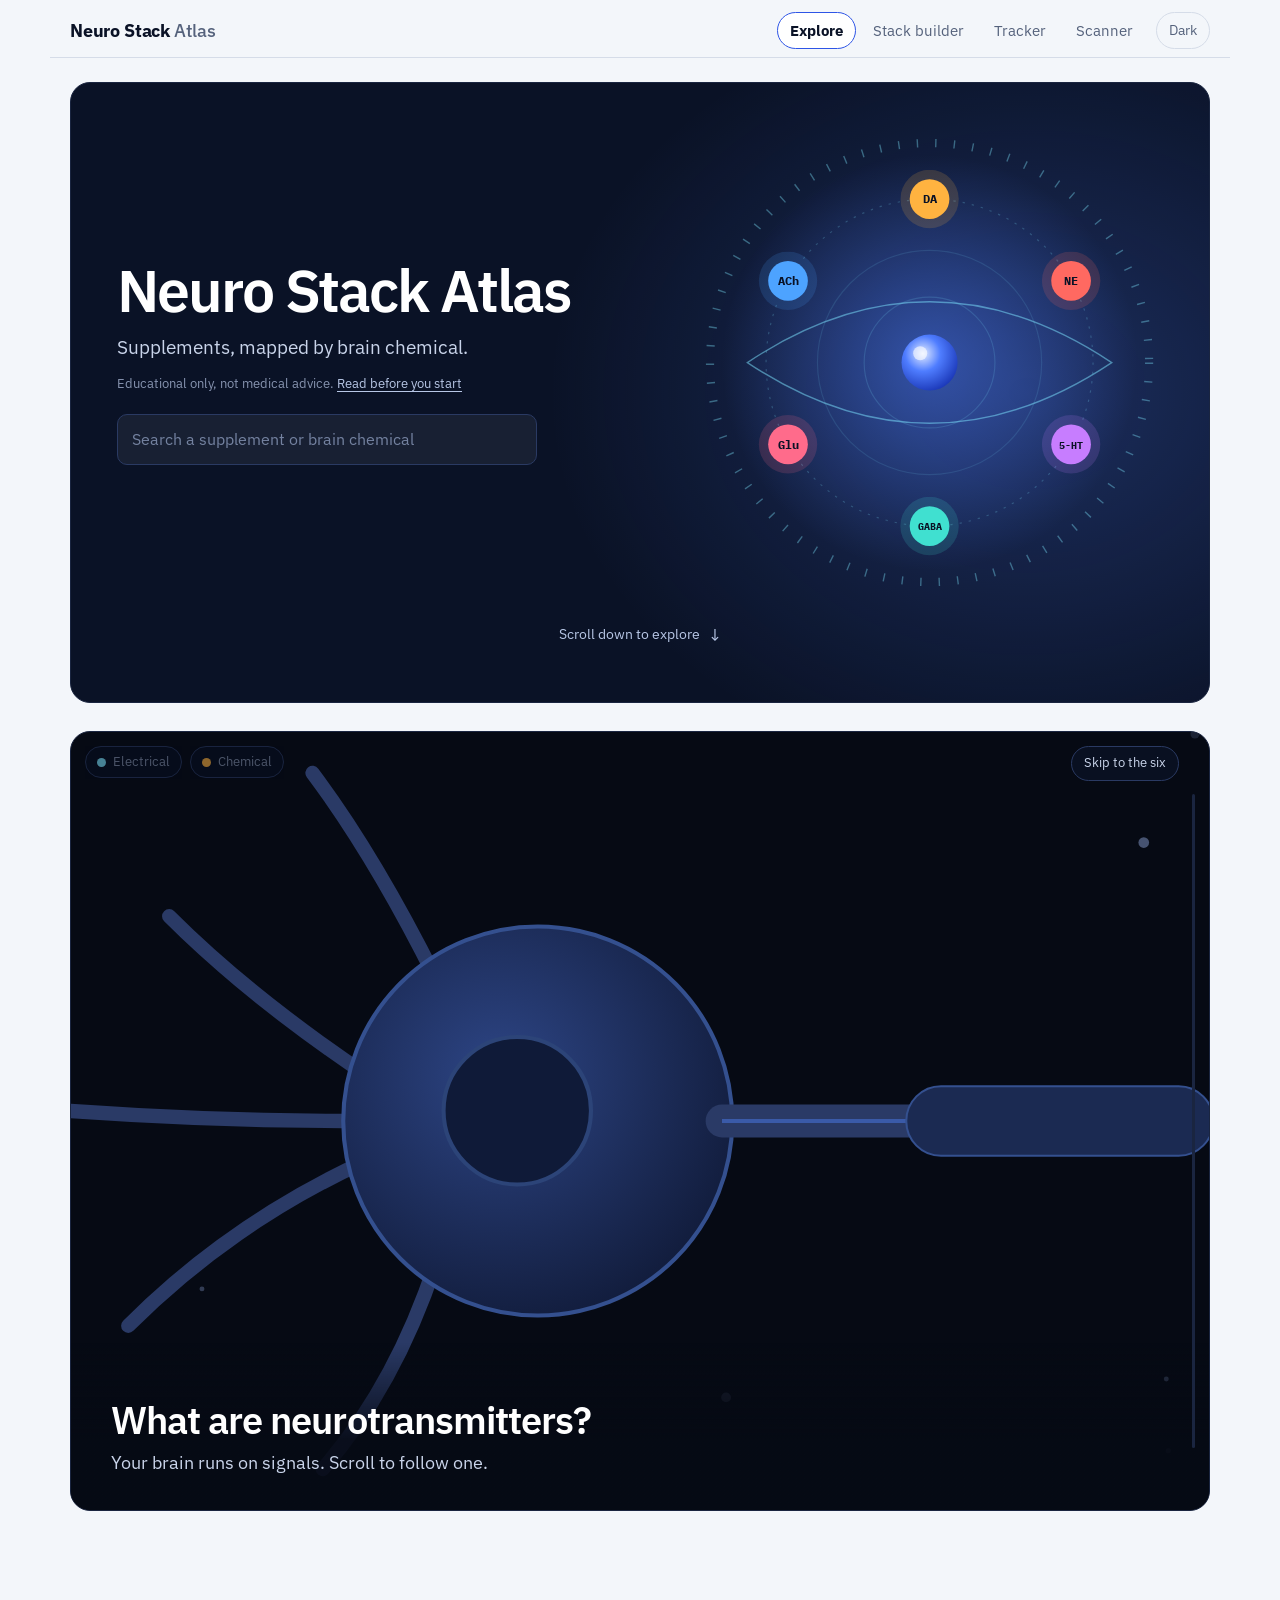
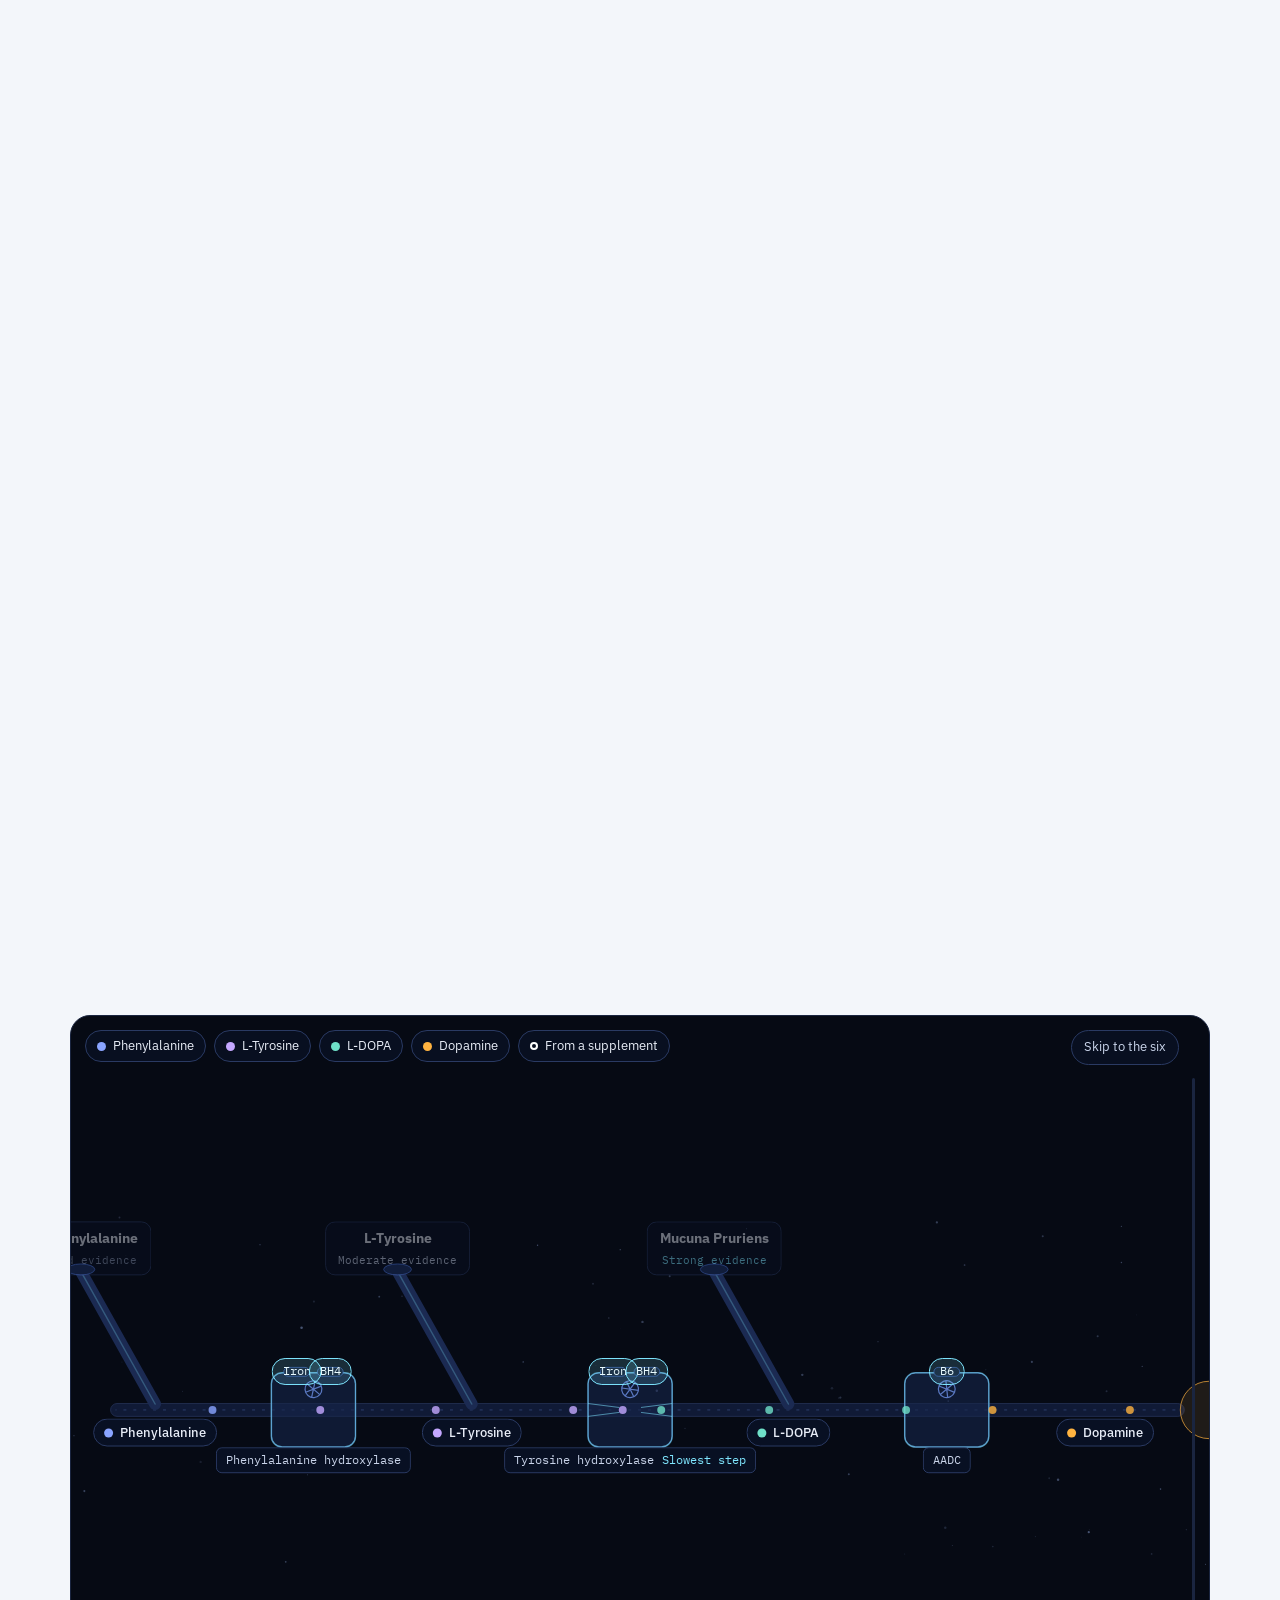
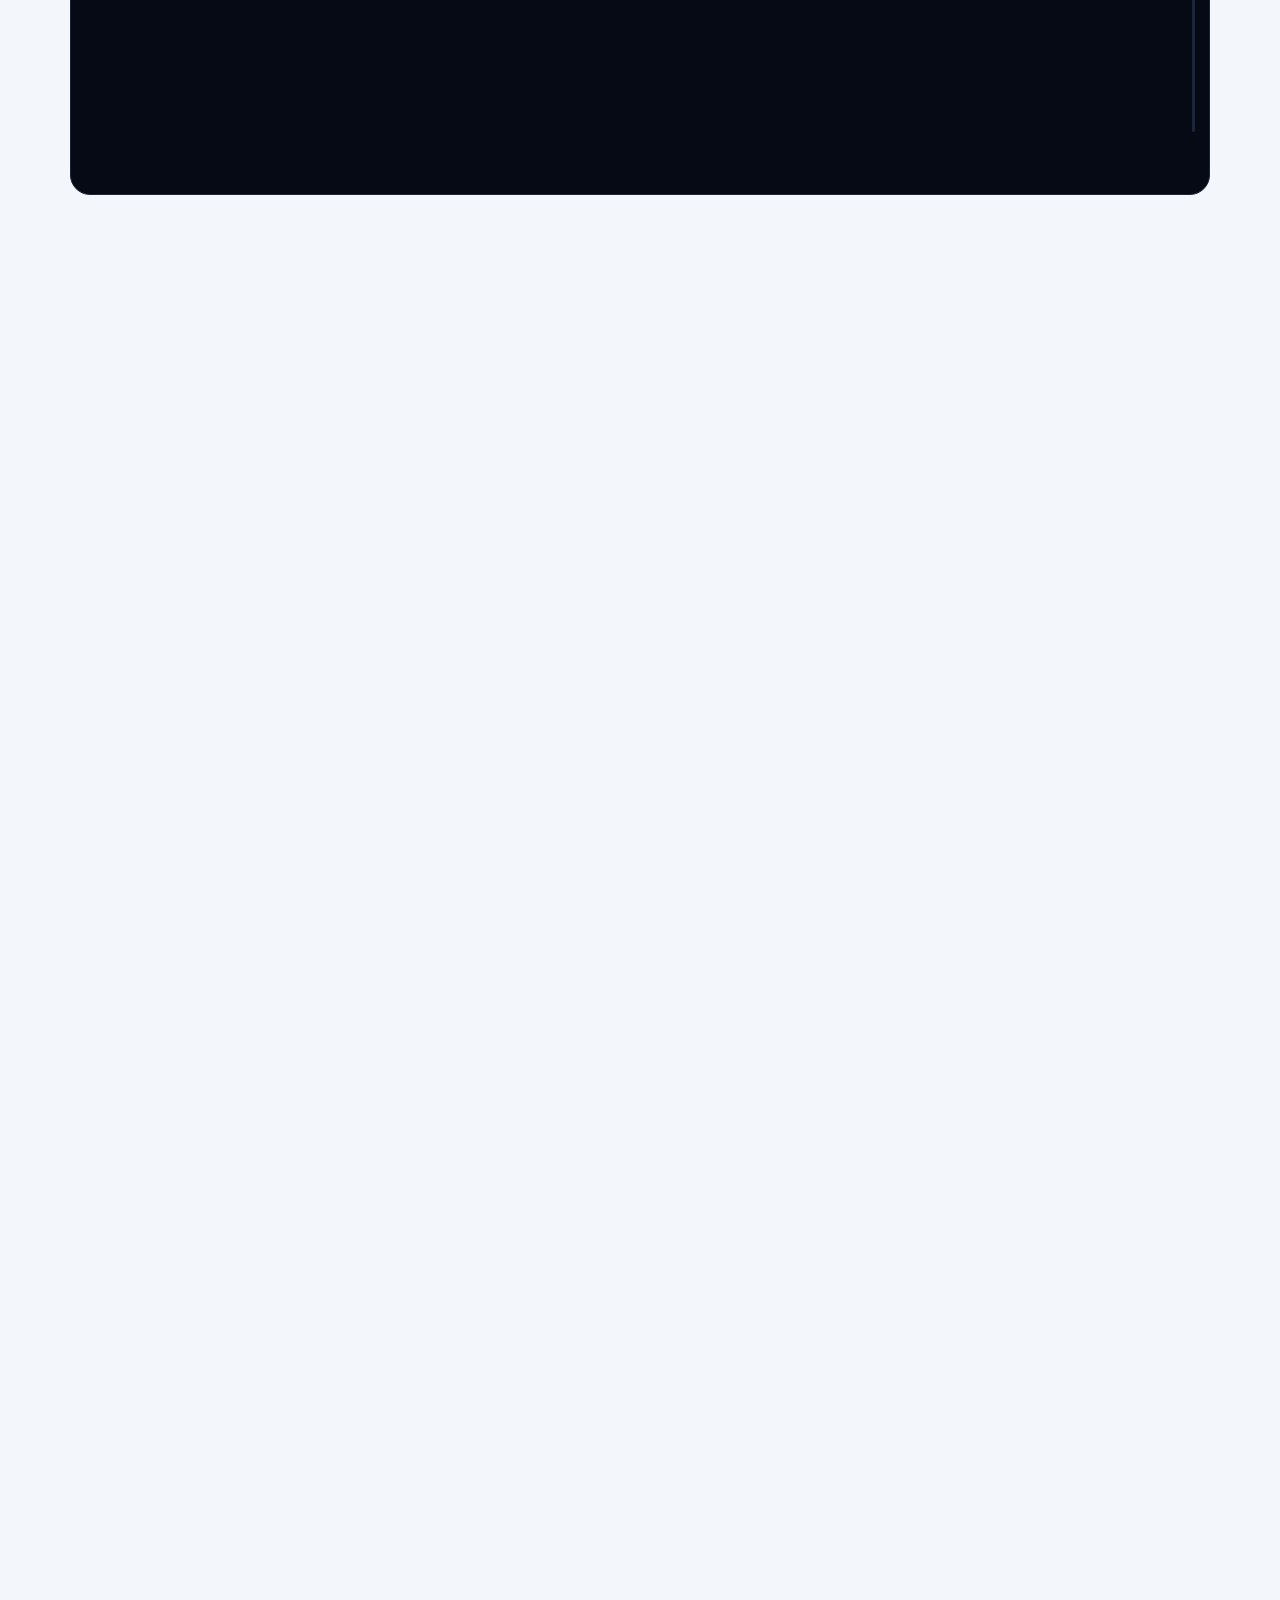
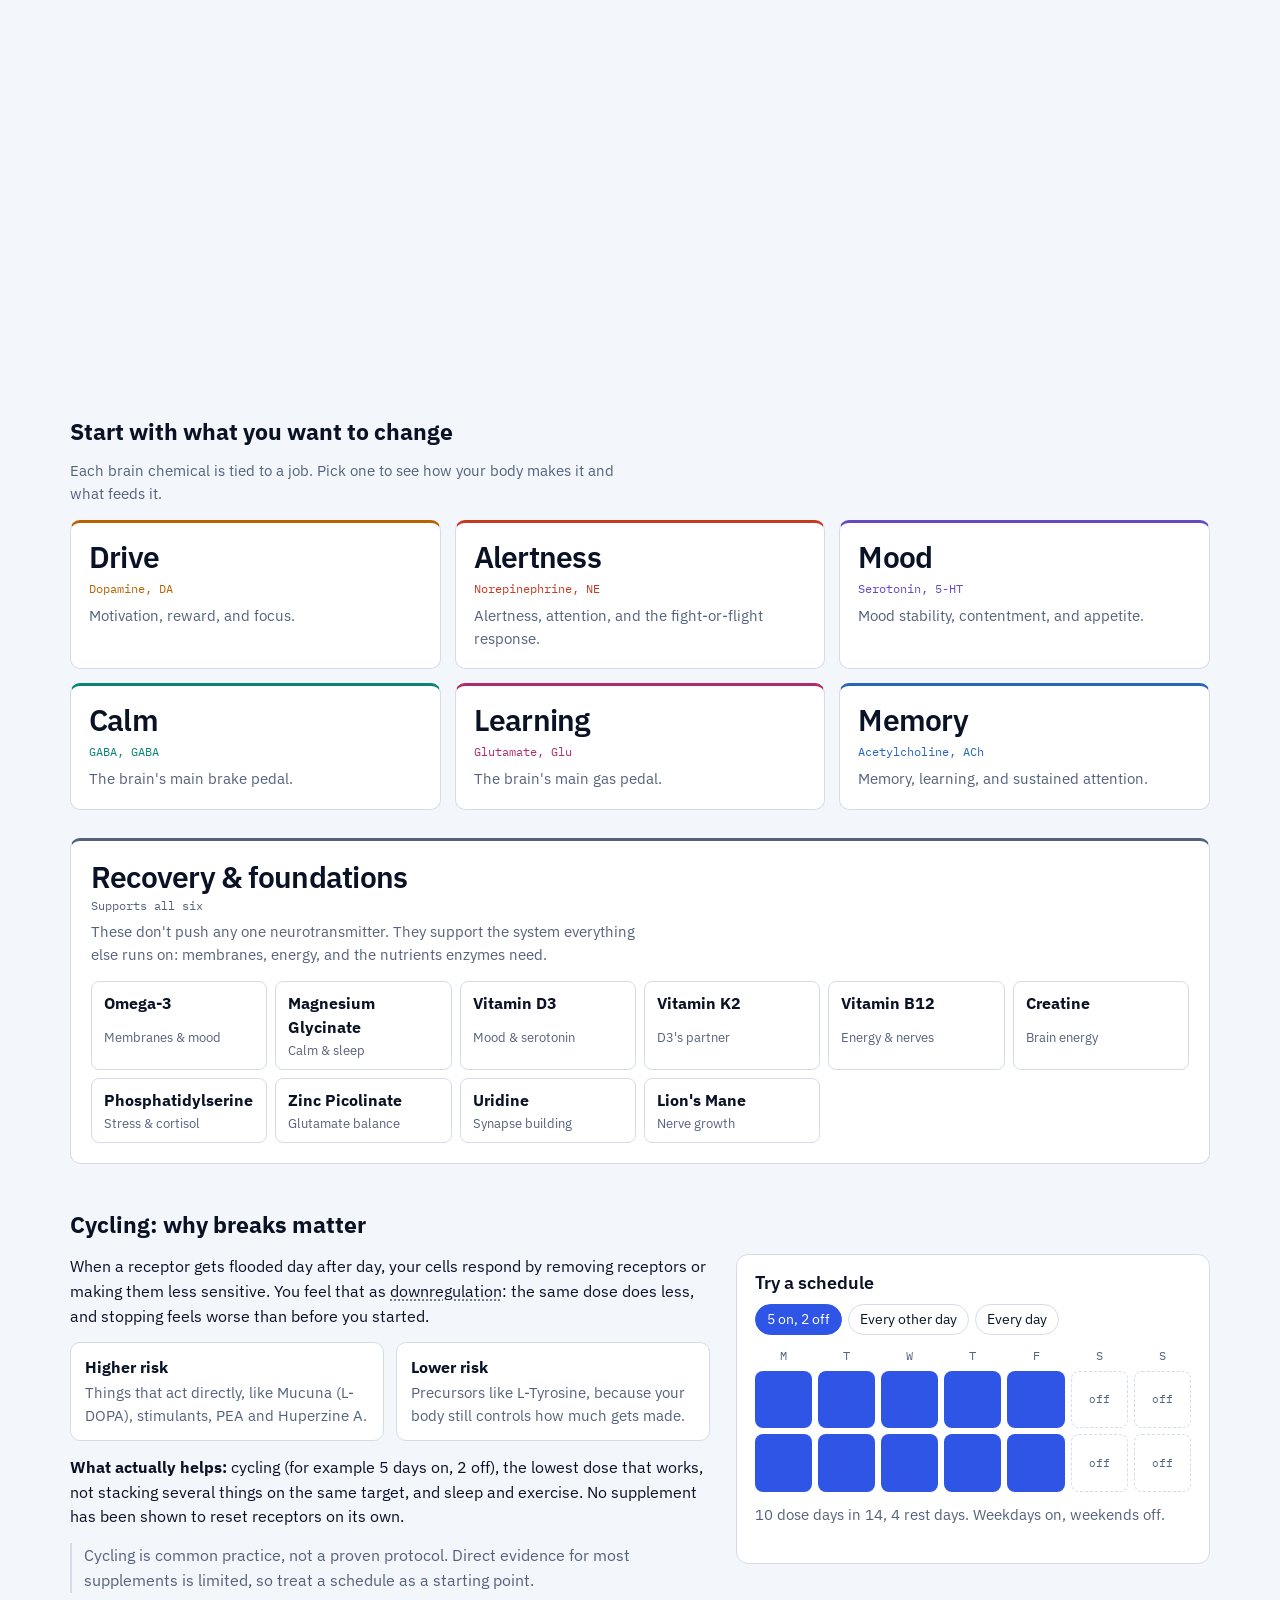
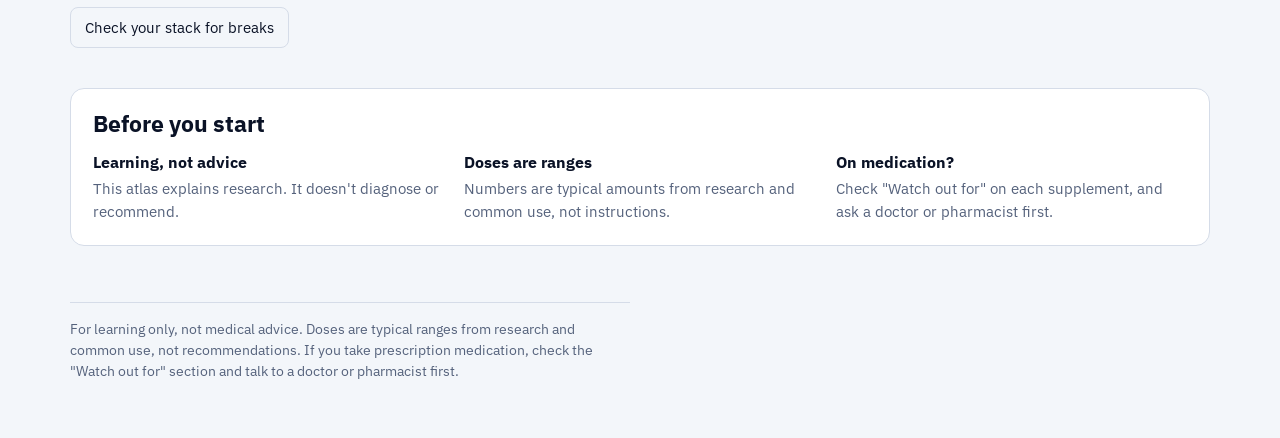
<file: baseline/index.html>
<!doctype html><html><head><meta charset=utf8><meta name=viewport content="width=device-width,initial-scale=1,viewport-fit=cover"><style>:root{color-scheme:light;box-sizing:border-box;padding-top:env(safe-area-inset-top,0px);padding-bottom:env(safe-area-inset-bottom,0px)}html{scroll-padding-top:env(safe-area-inset-top,0px)}body{margin:0;padding:0;font:14px -apple-system,BlinkMacSystemFont,sans-serif;background:#faf9f5;color:#141413}img{max-width:100%}[hidden]:not([hidden=until-found i]){display:none!important}</style></head><body>
<title>Neuro Stack Atlas</title>
<link rel="preconnect" href="https://fonts.googleapis.com">
<link rel="preconnect" href="https://fonts.gstatic.com" crossorigin>
<link rel="stylesheet" href="https://fonts.googleapis.com/css2?family=IBM+Plex+Mono:wght@400;500&family=IBM+Plex+Sans:wght@400;500;600;700&display=swap">
<style>
/* Layout: single reading column; each neurotransmitter carries its own hue through every page it touches. */
:root {
  --bg: #f3f6fa;
  --surface: #ffffff;
  --ink: #0a1226;
  --muted: #55627c;
  --line: #d5dce8;
  --soft: #e8edf5;
  --accent: #2e55e6;
  --signal: #0e8fb0;
  --on-accent: #ffffff;

  --c-dopamine: #b86200;
  --c-norepinephrine: #c23b22;
  --c-serotonin: #6548c2;
  --c-gaba: #0b8475;
  --c-glutamate: #b02d6a;
  --c-acetylcholine: #2766b8;

  --sev-major: #c0262d;
  --sev-moderate: #b26a00;
  --sev-minor: #66737d;
  --sev-good: #1f8a4c;
  --sev-info: var(--c-acetylcholine);

  --f-display: "IBM Plex Sans", "Segoe UI", system-ui, sans-serif;
  --f-body: "IBM Plex Sans", "Segoe UI", system-ui, sans-serif;
  --f-mono: "IBM Plex Mono", ui-monospace, "Cascadia Mono", Consolas, monospace;

  --nt: var(--ink);
}
@media (prefers-color-scheme: dark) {
  :root:not([data-theme="light"]) {
    --bg: #060a14; --surface: #0d1424; --ink: #e8edf7; --muted: #8794b0; --line: #1a2540; --soft: #121b30; --accent: #4f7dff; --signal: #7fe6ff; --on-accent: #060a14;
    --c-dopamine: #f0a24a; --c-norepinephrine: #ff7d62; --c-serotonin: #ab97ff;
    --c-gaba: #3fd0bb; --c-glutamate: #f27db3; --c-acetylcholine: #7fb0ff;
    --sev-major: #ff6b6b; --sev-moderate: #f0a24a; --sev-minor: #98a8b3; --sev-good: #5fd38f;
    color-scheme: dark;
  }
}
:root[data-theme="dark"] {
  --bg: #060a14; --surface: #0d1424; --ink: #e8edf7; --muted: #8794b0; --line: #1a2540; --soft: #121b30; --accent: #4f7dff; --signal: #7fe6ff; --on-accent: #060a14;
  --c-dopamine: #f0a24a; --c-norepinephrine: #ff7d62; --c-serotonin: #ab97ff;
  --c-gaba: #3fd0bb; --c-glutamate: #f27db3; --c-acetylcholine: #7fb0ff;
  --sev-major: #ff6b6b; --sev-moderate: #f0a24a; --sev-minor: #98a8b3; --sev-good: #5fd38f;
  color-scheme: dark;
}

* { box-sizing: border-box; }
body { background: var(--bg); color: var(--ink); font-family: var(--f-body); font-size: 16px; line-height: 1.55; }
.wrap { max-width: 920px; margin: 0 auto; padding-inline: 20px; padding-block: 20px 56px; }
h1, h2, h3 { font-family: var(--f-display); line-height: 1.1; text-wrap: balance; margin: 0; }
p { margin: 0; }
a { color: inherit; }
button { font: inherit; color: inherit; }
:focus-visible { outline: 2px solid var(--nt); outline-offset: 2px; border-radius: 4px; }

/* Top bar */
.top { display: flex; align-items: baseline; justify-content: space-between; gap: 12px; flex-wrap: wrap; padding-bottom: 18px; border-bottom: 1px solid var(--line); margin-bottom: 28px; }
.brand { font-family: var(--f-display); font-weight: 800; font-size: 1.15rem; letter-spacing: -0.01em; text-decoration: none; }
.brand span { color: var(--muted); font-weight: 500; }
.crumbs { display: flex; flex-wrap: wrap; gap: 6px; font-size: 0.9rem; color: var(--muted); }
.crumbs a { text-decoration: none; color: var(--muted); }
.crumbs a:hover { color: var(--ink); text-decoration: underline; }
.crumbs .sep { opacity: .5; }

.eyebrow { font-family: var(--f-mono); font-size: 0.72rem; letter-spacing: .08em; text-transform: uppercase; color: var(--muted); }
.lede { color: var(--muted); max-width: 62ch; font-size: 1.05rem; }
section { display: grid; gap: 14px; }
.stack { display: grid; gap: 40px; }

/* Home */
.hero { display: grid; gap: 12px; margin-bottom: 28px; }
.hero h1 { font-size: clamp(2rem, 5vw, 3rem); font-weight: 800; letter-spacing: -0.02em; }
.nt-grid { display: grid; grid-template-columns: repeat(3, minmax(0, 1fr)); gap: 14px; }
@media (max-width: 760px) { .nt-grid { grid-template-columns: repeat(2, minmax(0, 1fr)); } }
@media (max-width: 460px) { .nt-grid { grid-template-columns: 1fr; } }
.nt-card { all: unset; box-sizing: border-box; cursor: pointer; display: grid; gap: 6px; align-content: start; padding: 18px; background: var(--surface); border: 1px solid var(--line); border-radius: 10px; transition: border-color .15s, transform .15s; }
.nt-card:hover { border-color: var(--nt); transform: translateY(-2px); }
.nt-card:focus-visible { outline: 2px solid var(--nt); outline-offset: 2px; }
.nt-abbr { font-family: var(--f-display); font-weight: 800; font-size: 2.6rem; line-height: 1; color: var(--nt); letter-spacing: -0.03em; }
.nt-name { font-family: var(--f-display); font-weight: 700; font-size: 1.2rem; }
.nt-word { font-family: var(--f-mono); font-size: 0.75rem; text-transform: uppercase; letter-spacing: .08em; color: var(--nt); }
.nt-card p { color: var(--muted); font-size: 0.93rem; }
.how { margin-top: 36px; display: grid; grid-template-columns: repeat(3, minmax(0, 1fr)); gap: 18px; padding-top: 22px; border-top: 1px solid var(--line); }
@media (max-width: 640px) { .how { grid-template-columns: 1fr; } }
.how div { display: grid; gap: 4px; }
.how b { font-family: var(--f-display); }
.how p { color: var(--muted); font-size: 0.93rem; }

/* NT page */
.nt-head { display: grid; gap: 10px; }
.nt-head h1 { font-size: clamp(2.1rem, 6vw, 3.4rem); font-weight: 800; letter-spacing: -0.02em; }
.nt-head h1 em { font-style: normal; color: var(--nt); }
.balance { display: grid; grid-template-columns: 1fr 1fr; gap: 14px; }
@media (max-width: 560px) { .balance { grid-template-columns: 1fr; } }
.balance div { background: var(--surface); border: 1px solid var(--line); border-radius: 10px; padding: 14px 16px; display: grid; gap: 6px; }
.balance h3 { font-size: 1rem; }
.balance ul { margin: 0; padding-left: 18px; color: var(--muted); font-size: 0.95rem; }
h2.sec { font-size: 1.45rem; font-weight: 700; }
.sec-intro { color: var(--muted); max-width: 62ch; font-size: 0.95rem; }

/* Pathway */
.path-scroll { overflow-x: auto; padding-bottom: 4px; }
.path { display: flex; align-items: stretch; gap: 0; min-width: min-content; }
.mol { display: grid; align-content: center; gap: 6px; padding: 12px 14px; border: 1.5px solid var(--line); background: var(--surface); border-radius: 10px; min-width: 120px; }
.mol.final { border-color: var(--nt); background: color-mix(in srgb, var(--nt) 9%, var(--surface)); }
.mol-name { font-family: var(--f-display); font-weight: 700; font-size: 1.02rem; white-space: nowrap; }
.mol.final .mol-name { color: var(--nt); }
.mol-from { font-size: 0.78rem; color: var(--muted); display: flex; flex-wrap: wrap; gap: 4px; align-items: center; }
.step { display: grid; align-content: center; justify-items: center; gap: 6px; padding: 8px 10px; min-width: 150px; max-width: 190px; text-align: center; position: relative; }
.step::before { content: ""; position: absolute; left: 6px; right: 14px; top: 50%; border-top: 1.5px dashed var(--line); z-index: 0; }
.step::after { content: ""; position: absolute; right: 6px; top: calc(50% - 5px); border-left: 9px solid var(--muted); border-top: 5px solid transparent; border-bottom: 5px solid transparent; }
.step > * { position: relative; z-index: 1; background: var(--bg); padding-inline: 4px; }
.enz { font-family: var(--f-mono); font-size: 0.72rem; color: var(--muted); line-height: 1.3; }
.rl { font-family: var(--f-mono); font-size: 0.64rem; text-transform: uppercase; letter-spacing: .08em; color: var(--nt); }
.pills { display: flex; flex-wrap: wrap; gap: 4px; justify-content: center; }
@media (max-width: 640px) {
  .path { flex-direction: column; min-width: 0; }
  .mol { min-width: 0; }
  .step { max-width: none; min-height: 72px; padding: 14px 10px; }
  .step::before { left: 50%; right: auto; top: 6px; bottom: 14px; border-top: 0; border-left: 1.5px dashed var(--line); }
  .step::after { right: auto; left: calc(50% - 4px); top: auto; bottom: 6px; border-left: 5px solid transparent; border-right: 5px solid transparent; border-top: 9px solid var(--muted); border-bottom: 0; }
}

.pill { display: inline-flex; align-items: center; gap: 4px; font-family: var(--f-mono); font-size: 0.72rem; padding: 2px 8px; border-radius: 999px; border: 1px solid var(--line); background: var(--surface); white-space: nowrap; text-decoration: none; }
a.pill, button.pill { cursor: pointer; }
a.pill:hover, button.pill:hover { border-color: var(--nt); }
.pill.co { border-color: color-mix(in srgb, var(--nt) 45%, var(--line)); }
.pill.block { border-style: dashed; border-color: var(--sev-major); color: var(--sev-major); }
.pill.src { font-size: 0.7rem; padding: 1px 7px; }

/* Supplement list on NT page */
.group { display: grid; gap: 8px; }
.group h3 { font-size: 1.05rem; display: flex; gap: 10px; align-items: baseline; flex-wrap: wrap; }
.group h3 small { font-family: var(--f-body); font-weight: 400; font-size: 0.88rem; color: var(--muted); }
.rows { display: grid; border: 1px solid var(--line); border-radius: 10px; overflow: hidden; background: var(--surface); }
.row { all: unset; box-sizing: border-box; cursor: pointer; display: grid; grid-template-columns: minmax(0, 1fr) auto; gap: 4px 16px; padding: 14px 16px; border-top: 1px solid var(--line); }
.row:first-child { border-top: 0; }
.row:hover { background: var(--soft); }
.row:focus-visible { outline: 2px solid var(--nt); outline-offset: -2px; }
.row-name { font-family: var(--f-display); font-weight: 700; font-size: 1.08rem; display: flex; gap: 8px; align-items: baseline; flex-wrap: wrap; }
.row-name .role { font-family: var(--f-mono); font-weight: 400; font-size: 0.7rem; color: var(--nt); text-transform: uppercase; letter-spacing: .06em; }
.row-note { grid-column: 1; color: var(--muted); font-size: 0.93rem; }
.row-side { grid-row: 1 / span 2; grid-column: 2; display: grid; align-content: center; justify-items: end; gap: 2px; }
.ev { display: inline-flex; gap: 3px; }
.ev i { width: 7px; height: 7px; border-radius: 50%; background: var(--line); display: block; }
.ev i.on { background: var(--nt); }
.ev-label { font-family: var(--f-mono); font-size: 0.66rem; color: var(--muted); text-transform: uppercase; letter-spacing: .06em; }
.chev { color: var(--muted); }

/* Supplement page */
.s-head { display: grid; gap: 10px; }
.s-head h1 { font-size: clamp(2rem, 5.5vw, 3rem); font-weight: 800; letter-spacing: -0.02em; }
.tags { display: flex; flex-wrap: wrap; gap: 6px; align-items: center; }
.aka { color: var(--muted); font-size: 0.9rem; }
.sum { font-size: 1.12rem; max-width: 60ch; }
.facts { display: grid; grid-template-columns: repeat(5, minmax(0, 1fr)); border: 1px solid var(--line); border-radius: 10px; background: var(--surface); }
@media (max-width: 760px) { .facts { grid-template-columns: repeat(2, minmax(0, 1fr)); } }
.fact { padding: 12px 14px; display: grid; gap: 4px; align-content: start; border-left: 1px solid var(--line); min-width: 0; }
.fact:first-child { border-left: 0; }
@media (max-width: 760px) {
  .fact { border-left: 0; border-top: 1px solid var(--line); }
  .fact:nth-child(even) { border-left: 1px solid var(--line); }
  .fact:nth-child(-n+2) { border-top: 0; }
  .fact:last-child:nth-child(odd) { grid-column: 1 / -1; }
}
.fact .k { font-family: var(--f-mono); font-size: 0.68rem; text-transform: uppercase; letter-spacing: .08em; color: var(--muted); }
.fact .v { font-family: var(--f-display); font-weight: 700; font-size: 1.12rem; font-variant-numeric: tabular-nums; }
.fact .n { font-size: 0.82rem; color: var(--muted); }
.note-box { background: var(--soft); border-radius: 10px; padding: 12px 16px; font-size: 0.93rem; color: var(--muted); max-width: 70ch; }
.note-box b { color: var(--ink); }

.cof-list { display: grid; grid-template-columns: repeat(2, minmax(0, 1fr)); gap: 12px; }
@media (max-width: 640px) { .cof-list { grid-template-columns: 1fr; } }
.cof { all: unset; box-sizing: border-box; cursor: pointer; display: grid; gap: 6px; align-content: start; padding: 14px 16px; background: var(--surface); border: 1px solid var(--line); border-radius: 10px; }
.cof:hover { border-color: var(--nt); }
.cof:focus-visible { outline: 2px solid var(--nt); outline-offset: 2px; }
.cof-top { display: flex; justify-content: space-between; gap: 8px; align-items: baseline; flex-wrap: wrap; }
.cof-name { font-family: var(--f-display); font-weight: 700; font-size: 1.08rem; }
.cof p { color: var(--muted); font-size: 0.93rem; }

.two { display: grid; grid-template-columns: 1fr 1fr; gap: 14px; }
@media (max-width: 640px) { .two { grid-template-columns: 1fr; } }
.list-card { background: var(--surface); border: 1px solid var(--line); border-radius: 10px; padding: 14px 16px; display: grid; gap: 8px; align-content: start; }
.list-card h3 { font-size: 1.02rem; }
.list-card ul { margin: 0; padding-left: 18px; display: grid; gap: 4px; font-size: 0.95rem; }

.ix { display: grid; border: 1px solid var(--line); border-radius: 10px; background: var(--surface); overflow: hidden; }
.ix-row { display: grid; grid-template-columns: 96px minmax(0, 1fr); gap: 4px 14px; padding: 12px 16px; border-top: 1px solid var(--line); }
.ix-row:first-child { border-top: 0; }
@media (max-width: 480px) { .ix-row { grid-template-columns: 1fr; } }
.sev { font-family: var(--f-mono); font-size: 0.68rem; font-weight: 600; text-transform: uppercase; letter-spacing: .06em; align-self: start; justify-self: start; padding: 2px 8px; border-radius: 999px; border: 1px solid currentColor; }
.sev-major { color: var(--sev-major); }
.sev-moderate { color: var(--sev-moderate); }
.sev-minor { color: var(--sev-minor); }
.sev-beneficial { color: var(--sev-good); }
.ix-with { font-weight: 700; }
.ix-with button { all: unset; cursor: pointer; text-decoration: underline; text-decoration-color: var(--nt); text-underline-offset: 3px; }
.ix-note { color: var(--muted); font-size: 0.93rem; }

.deep { display: grid; gap: 0; border-top: 1px solid var(--line); }
.deep-row { display: grid; grid-template-columns: 170px minmax(0, 1fr); gap: 6px 20px; padding: 14px 0; border-bottom: 1px solid var(--line); }
@media (max-width: 560px) { .deep-row { grid-template-columns: 1fr; } }
.deep-row .k { font-family: var(--f-mono); font-size: 0.72rem; text-transform: uppercase; letter-spacing: .08em; color: var(--muted); padding-top: 3px; }
.deep-row p { max-width: 66ch; }

.where { display: flex; flex-wrap: wrap; gap: 8px; }
.where a { text-decoration: none; display: inline-flex; gap: 8px; align-items: baseline; padding: 6px 12px; border-radius: 999px; border: 1px solid var(--line); background: var(--surface); }
.where a:hover { border-color: var(--wc); }
.where b { font-family: var(--f-display); color: var(--wc); }
.where span { font-family: var(--f-mono); font-size: 0.7rem; color: var(--muted); text-transform: uppercase; letter-spacing: .05em; }

/* Glossary terms */
.term { text-decoration: underline dotted; text-decoration-color: var(--muted); text-underline-offset: 3px; cursor: help; }
#tip { position: fixed; z-index: 10; max-width: min(300px, calc(100vw - 32px)); background: var(--ink); color: var(--bg); font-size: 0.85rem; line-height: 1.45; padding: 10px 12px; border-radius: 8px; pointer-events: none; }
#tip b { display: block; font-family: var(--f-mono); font-size: 0.72rem; margin-bottom: 2px; }

footer { margin-top: 56px; padding-top: 16px; border-top: 1px solid var(--line); color: var(--muted); font-size: 0.85rem; max-width: 70ch; }

/* ---------- App shell: tabs, status, buttons, fields ---------- */
.top { align-items: center; margin-bottom: 0; padding-bottom: 14px; }
.tabs { display: flex; gap: 4px; flex-wrap: wrap; }
.tab { text-decoration: none; padding: 6px 12px; border-radius: 999px; font-size: 0.93rem; color: var(--muted); border: 1px solid transparent; }
.tab:hover { color: var(--ink); border-color: var(--line); }
.tab[aria-current="page"] { color: var(--ink); background: var(--surface); border-color: var(--line); font-weight: 700; }
.subbar { display: flex; justify-content: space-between; align-items: center; gap: 12px; flex-wrap: wrap; min-height: 22px; margin-block: 14px 26px; }
#save-status { font-family: var(--f-mono); font-size: 0.72rem; color: var(--muted); }
#save-status[data-state="saving"] { color: var(--sev-moderate); }
#save-status[data-state="error"] { color: var(--sev-major); }
.sr { position: absolute; width: 1px; height: 1px; overflow: hidden; clip: rect(0 0 0 0); white-space: nowrap; }

.btn { display: inline-flex; align-items: center; justify-content: center; gap: 6px; padding: 8px 14px; border-radius: 8px; border: 1px solid var(--ink); background: var(--ink); color: var(--bg); font-weight: 700; font-size: 0.93rem; cursor: pointer; justify-self: start; }
.btn:hover { opacity: .9; }
.btn.ghost { background: transparent; color: var(--ink); border-color: var(--line); font-weight: 400; }
.btn.ghost:hover { border-color: var(--ink); }
.btn.danger { background: var(--sev-major); border-color: var(--sev-major); color: var(--surface); }
.btn.icon { width: 38px; padding: 8px 0; font-size: 1.1rem; }
.btn:disabled { opacity: .35; cursor: default; }
.hint { font-size: 0.85rem; color: var(--muted); }

input, select, textarea { font: inherit; color: var(--ink); background: var(--surface); border: 1px solid var(--line); border-radius: 8px; padding: 8px 10px; min-width: 0; }
input:focus, select:focus, textarea:focus { outline: 2px solid var(--nt); outline-offset: 0; border-color: transparent; }
textarea { width: 100%; resize: vertical; }
.field { display: grid; gap: 4px; min-width: 0; }
.field label, .rating-label { font-family: var(--f-mono); font-size: 0.68rem; text-transform: uppercase; letter-spacing: .08em; color: var(--muted); }
.field.inline { display: flex; align-items: center; gap: 8px; margin-left: auto; }

.tier { font-family: var(--f-mono); font-size: 0.64rem; font-weight: 600; text-transform: uppercase; letter-spacing: .06em; padding: 1px 7px; border-radius: 999px; border: 1px solid var(--line); color: var(--muted); white-space: nowrap; align-self: center; }
.tier-caution { color: var(--sev-major); border-color: color-mix(in srgb, var(--sev-major) 50%, var(--line)); }

.sec-row { display: flex; justify-content: space-between; align-items: center; gap: 12px; flex-wrap: wrap; }
.toggle { all: unset; cursor: pointer; display: inline-flex; align-items: center; gap: 8px; font-size: 0.88rem; color: var(--muted); }
.toggle:focus-visible { outline: 2px solid var(--nt); outline-offset: 3px; border-radius: 4px; }
.switch { width: 30px; height: 18px; border-radius: 999px; background: var(--line); position: relative; flex: none; transition: background .15s; }
.switch::after { content: ""; position: absolute; top: 2px; left: 2px; width: 14px; height: 14px; border-radius: 50%; background: var(--surface); transition: transform .15s; }
.toggle[aria-pressed="true"] { color: var(--ink); }
.toggle[aria-pressed="true"] .switch { background: var(--nt); }
.toggle[aria-pressed="true"] .switch::after { transform: translateX(12px); }

.s-actions { display: flex; flex-wrap: wrap; gap: 12px; align-items: center; }

/* ---------- Home: foundations + explainer ---------- */
.found { margin-top: 44px; display: grid; gap: 16px; }
.found-head { display: grid; gap: 6px; }
.found-grid { display: grid; grid-template-columns: repeat(2, minmax(0, 1fr)); gap: 10px; }
@media (max-width: 560px) { .found-grid { grid-template-columns: 1fr; } }
.found-card { all: unset; box-sizing: border-box; cursor: pointer; display: flex; flex-wrap: wrap; align-items: baseline; gap: 4px 8px; padding: 12px 14px; background: var(--surface); border: 1px solid var(--line); border-radius: 10px; }
.found-card:hover { border-color: var(--ink); }
.found-card:focus-visible { outline: 2px solid var(--ink); outline-offset: 2px; }
.found-card p { flex-basis: 100%; color: var(--muted); font-size: 0.9rem; }
.explainer { display: grid; gap: 10px; padding: 18px 20px; border-radius: 10px; background: var(--soft); }
.explainer h3 { font-size: 1.15rem; }
.explainer p { max-width: 68ch; font-size: 0.95rem; }

/* ---------- Builder ---------- */
.page-head { display: grid; gap: 10px; }
.page-head h1 { font-size: clamp(1.9rem, 5vw, 2.8rem); font-weight: 800; letter-spacing: -0.02em; }
.toolbar { display: flex; flex-wrap: wrap; gap: 12px; align-items: end; }
.toolbar .grow { flex: 1 1 200px; }
.toolbar-btns { display: flex; gap: 8px; }
.banner { padding: 10px 14px; border-radius: 8px; background: color-mix(in srgb, var(--sev-info) 10%, var(--surface)); border: 1px solid color-mix(in srgb, var(--sev-info) 30%, var(--line)); font-size: 0.93rem; }
.templates { display: flex; flex-wrap: wrap; gap: 8px; align-items: center; }
.chip { cursor: pointer; font-family: var(--f-body); font-size: 0.85rem; padding: 4px 11px; }
.chip:hover { border-color: var(--ink); }

.items { display: grid; border: 1px solid var(--line); border-radius: 10px; background: var(--surface); overflow: hidden; }
.item { display: grid; grid-template-columns: 118px minmax(0, 1fr) auto 32px; gap: 10px 14px; align-items: center; padding: 10px 12px 10px 14px; border-top: 1px solid var(--line); box-shadow: inset 3px 0 0 var(--nt); }
.item:first-child { border-top: 0; }
@media (max-width: 600px) {
  .item { grid-template-columns: minmax(0, 1fr) auto; grid-template-areas: "main x" "time dose"; }
  .item-main { grid-area: main; } .item .x { grid-area: x; } .time-in { grid-area: time; justify-self: start; } .dose { grid-area: dose; }
}
.item-main { display: flex; flex-wrap: wrap; gap: 2px 8px; align-items: baseline; min-width: 0; }
.item-name { font-family: var(--f-display); font-weight: 700; font-size: 1.02rem; text-decoration: none; }
a.item-name:hover { text-decoration: underline; }
.item-meta { flex-basis: 100%; font-size: 0.8rem; color: var(--muted); }
.time-in { font-family: var(--f-mono); font-size: 0.85rem; padding: 6px 8px; }
.dose { display: flex; align-items: center; gap: 6px; font-size: 0.85rem; color: var(--muted); }
.dose-in { width: 90px; font-variant-numeric: tabular-nums; text-align: right; padding: 6px 8px; }
.x { all: unset; cursor: pointer; width: 28px; height: 28px; display: grid; place-items: center; border-radius: 6px; color: var(--muted); font-size: 1.2rem; }
.x:hover { background: var(--soft); color: var(--sev-major); }
.x:focus-visible { outline: 2px solid var(--nt); }
.empty { padding: 18px; border: 1px dashed var(--line); border-radius: 10px; color: var(--muted); font-size: 0.93rem; }
.empty.small { padding: 10px 12px; }

.adder { position: relative; display: grid; gap: 6px; }
.adder input { width: 100%; padding: 10px 12px; }
.results { display: grid; gap: 0; }
.results:not(:empty) { border: 1px solid var(--line); border-radius: 10px; background: var(--surface); overflow: hidden; }
.result { all: unset; box-sizing: border-box; cursor: pointer; display: flex; flex-wrap: wrap; gap: 2px 8px; align-items: baseline; padding: 9px 12px; border-top: 1px solid var(--line); }
.result:first-child { border-top: 0; }
.result:hover, .result:focus-visible { background: var(--soft); }

/* Timeline */
.tl { display: grid; gap: 6px; padding: 14px; border: 1px solid var(--line); border-radius: 10px; background: var(--surface); }
.tl-row { display: grid; grid-template-columns: 150px minmax(0, 1fr); gap: 12px; align-items: center; min-height: 30px; }
@media (max-width: 560px) { .tl-row { grid-template-columns: 92px minmax(0, 1fr); gap: 8px; } }
.tl-label { font-size: 0.86rem; font-weight: 700; line-height: 1.2; min-width: 0; overflow-wrap: anywhere; }
.tl-label small { display: block; font-weight: 400; font-size: 0.72rem; color: var(--muted); font-family: var(--f-mono); }
.tl-track { position: relative; height: 22px; background-image: linear-gradient(to right, var(--line) 1px, transparent 1px); background-size: calc(100% / 20 * 3) 100%; background-position: calc(100% / 20) 0; border-radius: 4px; background-color: var(--bg); }
.tl-axis { position: relative; height: 16px; }
.tl-axis span { position: absolute; transform: translateX(-50%); font-family: var(--f-mono); font-size: 0.68rem; color: var(--muted); }
.tl-ramp, .tl-bar, .tl-tail { position: absolute; top: 4px; bottom: 4px; }
.tl-ramp { background: linear-gradient(to right, color-mix(in srgb, var(--bc) 10%, transparent), color-mix(in srgb, var(--bc) 55%, transparent)); border-radius: 3px 0 0 3px; }
.tl-bar { background: var(--bc); }
.tl-tail { background: linear-gradient(to right, color-mix(in srgb, var(--bc) 55%, transparent), transparent); border-radius: 0 3px 3px 0; }
.tl-steady { position: absolute; left: 0; right: 0; top: 50%; border-top: 2px dashed color-mix(in srgb, var(--bc) 60%, transparent); }
.tl-dose { position: absolute; top: 1px; bottom: 1px; width: 3px; margin-left: -1px; border-radius: 2px; background: var(--ink); }
.tl-now { position: absolute; top: -3px; bottom: -3px; width: 0; border-left: 2px solid var(--sev-major); }
.tl-divider { margin-top: 10px; padding-top: 10px; border-top: 1px solid var(--line); }
.tl-row.lane .tl-label b { color: var(--nt); }
.tl-heat { position: absolute; top: 3px; bottom: 3px; background: var(--nt); }
.tl-caption { font-size: 0.82rem; color: var(--muted); margin-top: 4px; }

/* Checks */
.sum-row { display: flex; flex-wrap: wrap; gap: 8px; }
.sum-chip { font-size: 0.88rem; padding: 4px 12px; border-radius: 999px; border: 1px solid currentColor; }
.sev-info { color: var(--sev-info); }
.check-group { display: grid; gap: 8px; }
.check-group h3 { font-size: 1rem; }
.checks { display: grid; border: 1px solid var(--line); border-radius: 10px; background: var(--surface); overflow: hidden; }
.check { display: grid; grid-template-columns: 96px minmax(0, 1fr); gap: 4px 14px; padding: 12px 16px; border-top: 1px solid var(--line); }
.check:first-child { border-top: 0; }
@media (max-width: 480px) { .check { grid-template-columns: 1fr; } }
.check p { color: var(--muted); font-size: 0.93rem; }
.check-title { font-weight: 700; }
.check-adds { display: flex; flex-wrap: wrap; gap: 6px; margin-top: 8px; }
.sevline-major { background: color-mix(in srgb, var(--sev-major) 6%, var(--surface)); }

/* ---------- Tracker ---------- */
.day-nav { display: flex; flex-wrap: wrap; gap: 8px; align-items: center; }
.day-title { font-size: 1.3rem; padding-inline: 6px; }
.track-grid { display: grid; grid-template-columns: 1fr 1fr; gap: 14px; align-items: start; }
@media (max-width: 720px) { .track-grid { grid-template-columns: 1fr; } }
.panel { display: grid; gap: 12px; padding: 16px; background: var(--surface); border: 1px solid var(--line); border-radius: 10px; }
.panel-head { display: flex; justify-content: space-between; align-items: baseline; gap: 8px; flex-wrap: wrap; }
.panel-head h3 { font-size: 1.05rem; }
.checklist { display: grid; }
.tick { display: grid; grid-template-columns: 22px 72px minmax(0, 1fr) auto; gap: 10px; align-items: center; padding: 9px 0; border-top: 1px solid var(--line); cursor: pointer; }
.tick:first-child { border-top: 0; }
.tick input { width: 18px; height: 18px; accent-color: var(--sev-good); margin: 0; }
.tick-time { font-family: var(--f-mono); font-size: 0.78rem; color: var(--muted); }
.tick-name { font-weight: 700; min-width: 0; }
.tick-dose { font-size: 0.85rem; color: var(--muted); font-variant-numeric: tabular-nums; }
.tick.done .tick-name { text-decoration: line-through; text-decoration-color: var(--muted); color: var(--muted); }
.extra { display: grid; gap: 4px; padding-top: 8px; border-top: 1px dashed var(--line); font-size: 0.88rem; color: var(--muted); }
.ratings { display: grid; gap: 10px; }
.rating { display: grid; grid-template-columns: minmax(0, 1fr) auto; gap: 10px; align-items: center; }
.seg { display: inline-flex; border: 1px solid var(--line); border-radius: 8px; overflow: hidden; }
.seg button { all: unset; cursor: pointer; width: 36px; height: 32px; display: grid; place-items: center; font-family: var(--f-mono); font-size: 0.85rem; border-left: 1px solid var(--line); }
.seg button:first-child { border-left: 0; }
.seg button:hover { background: var(--soft); }
.seg button:focus-visible { outline: 2px solid var(--ink); outline-offset: -2px; }
.seg button[aria-pressed="true"] { background: var(--ink); color: var(--bg); font-weight: 600; }

.hist-grid { display: grid; grid-template-columns: repeat(5, minmax(0, 1fr)); gap: 10px; }
@media (max-width: 760px) { .hist-grid { grid-template-columns: repeat(2, minmax(0, 1fr)); } }
.hist-card { display: grid; gap: 6px; padding: 12px; background: var(--surface); border: 1px solid var(--line); border-radius: 10px; min-width: 0; }
.hist-top { display: flex; justify-content: space-between; align-items: baseline; font-size: 0.88rem; }
.hist-top b { font-family: var(--f-display); font-size: 1.3rem; font-variant-numeric: tabular-nums; }
.spark { width: 100%; height: 40px; overflow: visible; }
.spark-mid { stroke: var(--line); stroke-width: 1; stroke-dasharray: 2 3; vector-effect: non-scaling-stroke; }
.spark-line { fill: none; stroke: var(--sev-info); stroke-width: 2; vector-effect: non-scaling-stroke; stroke-linejoin: round; }
.spark-dot { fill: var(--sev-info); }
.spark-dot.last { fill: var(--ink); }
.adh-row { display: grid; grid-template-columns: repeat(14, minmax(0, 1fr)); gap: 4px; align-items: end; height: 90px; }
.adh { all: unset; cursor: pointer; display: grid; grid-template-rows: 1fr auto; gap: 4px; height: 100%; align-items: end; justify-items: stretch; }
.adh span { display: block; background: var(--sev-good); border-radius: 3px 3px 0 0; min-height: 2px; opacity: .75; }
.adh small { font-family: var(--f-mono); font-size: 0.62rem; color: var(--muted); text-align: center; }
.adh.sel span { opacity: 1; }
.adh.sel small { color: var(--ink); font-weight: 600; }
.adh:focus-visible { outline: 2px solid var(--ink); outline-offset: 2px; border-radius: 3px; }
.recent { display: grid; border: 1px solid var(--line); border-radius: 10px; background: var(--surface); overflow: hidden; }
.recent:empty { display: none; }
.recent-row { all: unset; box-sizing: border-box; cursor: pointer; display: grid; grid-template-columns: 110px minmax(0, 1fr); gap: 4px 14px; padding: 12px 16px; border-top: 1px solid var(--line); }
.recent-row:first-child { border-top: 0; }
.recent-row:hover { background: var(--soft); }
.recent-row:focus-visible { outline: 2px solid var(--ink); outline-offset: -2px; }
@media (max-width: 520px) { .recent-row { grid-template-columns: 1fr; } }
.recent-date { font-weight: 700; }
.recent-taken { font-size: 0.9rem; color: var(--muted); }
.recent-r, .recent-note { grid-column: 2; display: flex; flex-wrap: wrap; gap: 4px; font-size: 0.88rem; }
@media (max-width: 520px) { .recent-r, .recent-note { grid-column: 1; } }
.recent-note { color: var(--muted); font-style: italic; }

/* ---------- Day settings, meals, absorption ---------- */
.day-set { display: flex; flex-wrap: wrap; gap: 12px; align-items: start; }
.day-set .grow { flex: 1 1 360px; }
.day-set input[type="time"] { font-family: var(--f-mono); font-size: 0.85rem; padding: 6px 8px; }
.field-label { font-family: var(--f-mono); font-size: 0.68rem; text-transform: uppercase; letter-spacing: .08em; color: var(--muted); }
.meals { display: grid; gap: 6px; }
.meal { display: flex; flex-wrap: wrap; gap: 6px 8px; align-items: center; }
.meal-time { font-family: var(--f-mono); font-size: 0.85rem; padding: 5px 8px; }
.meal-label { width: 120px; padding: 5px 8px; font-size: 0.9rem; }
.flags { display: inline-flex; border: 1px solid var(--line); border-radius: 8px; overflow: hidden; }
.flags button { all: unset; cursor: pointer; padding: 5px 10px; font-size: 0.8rem; color: var(--muted); border-left: 1px solid var(--line); }
.flags button:first-child { border-left: 0; }
.flags button:hover { background: var(--soft); }
.flags button:focus-visible { outline: 2px solid var(--ink); outline-offset: -2px; }
.flags button[aria-pressed="true"] { background: var(--soft); color: var(--ink); font-weight: 700; }
.flags button[aria-pressed="true"]::before { content: "✓ "; }
.meal-adds { display: flex; gap: 6px; flex-wrap: wrap; }

.ab { font-size: 0.75rem; padding: 1px 8px; border-radius: 999px; border: 1px solid var(--line); color: var(--muted); white-space: nowrap; }
.ab-good { color: var(--sev-good); border-color: color-mix(in srgb, var(--sev-good) 45%, var(--line)); }
.ab-warn { color: var(--sev-moderate); border-color: color-mix(in srgb, var(--sev-moderate) 45%, var(--line)); }
.ab-bad { color: var(--sev-major); border-color: color-mix(in srgb, var(--sev-major) 45%, var(--line)); }

.tl-bar-row { display: flex; flex-wrap: wrap; gap: 12px; justify-content: space-between; align-items: center; }
.tl-bar-row .sec-intro { flex: 1 1 320px; }
.opt { display: grid; gap: 8px; padding: 12px 16px; border-radius: 10px; background: color-mix(in srgb, var(--sev-good) 8%, var(--surface)); border: 1px solid color-mix(in srgb, var(--sev-good) 30%, var(--line)); font-size: 0.93rem; }
.opt-head { display: flex; justify-content: space-between; align-items: center; gap: 12px; }
.opt ul { margin: 0; padding-left: 18px; display: grid; gap: 4px; }

.tl { user-select: none; -webkit-user-select: none; }
.tl-label em { display: block; font-style: normal; font-weight: 400; font-size: 0.7rem; line-height: 1.25; margin-top: 1px; }
/* Fixed row height so labels gaining or losing a food warning never shift the rows below */
.tl-row:not(.axis):not(.lane):not(.meals-row) { height: 48px; }
.tl-row:not(.axis):not(.lane):not(.meals-row) .tl-label > *, .tl-row:not(.axis):not(.lane):not(.meals-row) .tl-label { white-space: nowrap; overflow: hidden; text-overflow: ellipsis; }
.tl-label em.ab-warn { color: var(--sev-moderate); }
.tl-label em.ab-bad { color: var(--sev-major); }
.tl-track { overflow: hidden; }
.tl-track.drag { cursor: grab; touch-action: pan-y; }
.tl-track.drag:hover { box-shadow: inset 0 0 0 1px var(--line); }
.tl-track.drag:focus-visible { outline: 2px solid var(--ink); outline-offset: 1px; }
body.dragging, body.dragging * { cursor: grabbing !important; }
.tl-night { position: absolute; top: 0; bottom: 0; background: repeating-linear-gradient(135deg, color-mix(in srgb, var(--muted) 12%, transparent) 0 3px, transparent 3px 7px); }
.tl-meal { position: absolute; top: 0; bottom: 0; background: color-mix(in srgb, var(--sev-moderate) 9%, transparent); }
.meals-row .tl-track { overflow: visible; touch-action: pan-y; }
.tl-mealchip { position: absolute; top: 1px; bottom: 1px; transform: translateX(-50%); display: grid; place-items: center; padding: 0 8px; border-radius: 999px; background: var(--surface); border: 1px solid var(--sev-moderate); color: var(--sev-moderate); font-size: 0.7rem; font-weight: 700; white-space: nowrap; cursor: grab; z-index: 2; touch-action: pan-y; }
.tl-mealchip:hover { background: var(--soft); }
.tl-mealchip:focus-visible { outline: 2px solid var(--ink); outline-offset: 1px; }

/* ---------- Suggestions, item info, condensed foundations ---------- */
.linkish { all: unset; cursor: pointer; color: var(--ink); text-decoration: underline; text-decoration-color: var(--muted); text-underline-offset: 3px; font-weight: 700; }
.linkish:hover { text-decoration-color: var(--ink); }
.linkish:focus-visible { outline: 2px solid var(--ink); outline-offset: 2px; border-radius: 3px; }
.item-meta .linkish { font-weight: 400; font-size: 0.8rem; }
.hero-alt { font-size: 0.95rem; color: var(--muted); }

.found-list { display: grid; grid-template-columns: repeat(auto-fill, minmax(165px, 1fr)); gap: 8px; }
.found-item { all: unset; box-sizing: border-box; cursor: pointer; display: grid; gap: 1px; padding: 9px 12px; background: var(--surface); border: 1px solid var(--line); border-radius: 8px; }
.found-item:hover { border-color: var(--ink); }
.found-item:focus-visible { outline: 2px solid var(--ink); outline-offset: 2px; }
.found-item b { font-family: var(--f-display); font-size: 0.98rem; }
.found-item span { font-size: 0.8rem; color: var(--muted); }
details.explainer { gap: 0; padding: 0; }
details.explainer > summary { cursor: pointer; padding: 14px 18px; font-family: var(--f-display); font-weight: 700; list-style-position: inside; }
details.explainer > summary:focus-visible { outline: 2px solid var(--ink); outline-offset: -2px; border-radius: 10px; }
details.explainer[open] { padding-bottom: 16px; }
details.explainer > p { padding-inline: 18px; margin-top: 8px; }

.banner { display: grid; gap: 6px; }
.banner ol { margin: 0; padding-left: 20px; display: grid; gap: 3px; }

.item-info { grid-column: 1 / -1; display: grid; gap: 8px; padding: 12px 14px; margin-top: 2px; border-radius: 8px; background: var(--soft); font-size: 0.92rem; }
@media (max-width: 600px) { .item-info { grid-area: auto; grid-column: 1 / -1; } }
.where.small a { padding: 3px 10px; }
.warn-line { color: var(--sev-major); }
.warn-line b { color: var(--sev-major); }
.more-link { font-weight: 700; text-decoration-color: var(--muted); text-underline-offset: 3px; justify-self: start; }

.sugg-grid { display: grid; grid-template-columns: repeat(2, minmax(0, 1fr)); gap: 10px; }
@media (max-width: 640px) { .sugg-grid { grid-template-columns: 1fr; } }
.sugg { display: grid; gap: 6px; align-content: start; padding: 14px 16px; background: var(--surface); border: 1px solid var(--line); border-radius: 10px; min-width: 0; }
.sugg p { font-size: 0.9rem; color: var(--muted); }
.sugg-top { display: flex; flex-wrap: wrap; gap: 6px; align-items: center; }
.sugg-kind { font-family: var(--f-mono); font-size: 0.68rem; text-transform: uppercase; letter-spacing: .06em; color: var(--sev-info); }
.sugg-kind.kind-swap { color: var(--sev-moderate); }
.sugg-kind.kind-foundation { color: var(--muted); }
.sugg-act { display: flex; flex-wrap: wrap; gap: 10px; align-items: center; margin-top: 4px; }
.result-sum { flex-basis: 100%; font-size: 0.82rem; color: var(--muted); display: -webkit-box; -webkit-line-clamp: 2; -webkit-box-orient: vertical; overflow: hidden; }

/* ---------- Explore search + Now tag ---------- */
.search { position: relative; flex: 0 1 320px; min-width: 0; margin-left: auto; }
@media (max-width: 560px) { .search { flex-basis: 100%; } }
.search input { width: 100%; padding: 8px 12px; border-radius: 999px; }
.results.pop { position: absolute; top: calc(100% + 6px); left: 0; right: 0; z-index: 15; max-height: min(420px, 70vh); overflow-y: auto; box-shadow: 0 10px 30px color-mix(in srgb, var(--ink) 18%, transparent); }
@media (min-width: 561px) { .results.pop { left: auto; width: min(420px, calc(100vw - 32px)); } }
.results.pop .empty { border: 0; }
.nt-hit { color: var(--nt); }

.tl-axis { height: 34px; }
.tl-axis span { bottom: 0; }
.tl-axis .tl-nowtag { bottom: auto; top: 0; padding: 1px 7px; border-radius: 999px; background: var(--sev-major); color: var(--surface); font-weight: 600; white-space: nowrap; z-index: 1; }

/* Scanner */
.scan-grid { display: grid; grid-template-columns: 1fr 1fr; gap: 14px; align-items: start; }
.scan-grid.single { grid-template-columns: 1fr; }
@media (max-width: 680px) { .scan-grid { grid-template-columns: 1fr; } }
.drop { display: grid; place-items: center; align-content: center; gap: 4px; min-height: 180px; padding: 12px; border: 2px dashed var(--line); border-radius: 10px; cursor: pointer; text-align: center; background: var(--bg); }
.drop:hover { border-color: var(--ink); }
.drop img { max-height: 280px; width: auto; border-radius: 6px; }
.drop-cta { font-family: var(--f-display); font-weight: 700; font-size: 1.05rem; }
.scan-photo:focus-within .drop { border-color: var(--ink); }
.scan-actions { display: flex; flex-wrap: wrap; gap: 12px; align-items: center; margin-top: 14px; }
.scan-actions .hint { flex: 1 1 260px; }
.scan-head { display: flex; flex-wrap: wrap; justify-content: space-between; align-items: end; gap: 12px; }
.scan-head > div { display: grid; gap: 4px; }
.scan-items { display: grid; grid-template-columns: repeat(2, minmax(0, 1fr)); gap: 10px; }
@media (max-width: 680px) { .scan-items { grid-template-columns: 1fr; } }
.scan-item { display: grid; gap: 8px; align-content: start; padding: 14px 16px; background: var(--surface); border: 1px solid var(--line); border-radius: 10px; box-shadow: inset 3px 0 0 var(--nt); min-width: 0; }
.scan-item p { font-size: 0.9rem; color: var(--muted); }
.scan-item-top, .scan-meta { display: flex; flex-wrap: wrap; gap: 6px 8px; align-items: center; }
.scan-meta .hint { font-size: 0.8rem; }
.dchip { font-size: 0.75rem; font-weight: 700; padding: 2px 9px; border-radius: 999px; border: 1px solid currentColor; font-variant-numeric: tabular-nums; margin-left: auto; }
.d-ok { color: var(--sev-good); }
.d-low, .d-none { color: var(--muted); }
.d-high { color: var(--sev-moderate); }
.d-over { color: var(--sev-major); }
.warnbox { background: color-mix(in srgb, var(--sev-moderate) 9%, var(--surface)); border-color: color-mix(in srgb, var(--sev-moderate) 35%, var(--line)); }
.okbox { background: color-mix(in srgb, var(--sev-good) 8%, var(--surface)); border-color: color-mix(in srgb, var(--sev-good) 30%, var(--line)); }

/* Compact insights */
.ins { display: grid; gap: 14px; padding: 16px 18px; background: var(--surface); border: 1px solid var(--line); border-radius: 10px; }
.ins-verdict { font-family: var(--f-display); font-weight: 700; font-size: 1.15rem; line-height: 1.3; }
.ins-verdict.muted { color: var(--muted); font-weight: 500; font-size: 1rem; }
.ins-progress { display: flex; gap: 6px; }
.ins-progress i { width: 28px; height: 6px; border-radius: 3px; background: var(--line); }
.ins-progress i.on { background: var(--sev-good); }
.ins-safety { padding: 10px 14px; border-radius: 8px; font-size: 0.92rem; background: color-mix(in srgb, var(--sev-major) 8%, var(--surface)); border: 1px solid color-mix(in srgb, var(--sev-major) 35%, var(--line)); }
.ins-metrics { display: flex; flex-wrap: wrap; gap: 6px; }
.mchip { font-size: 0.85rem; padding: 3px 10px; border-radius: 999px; border: 1px solid var(--line); color: var(--muted); font-variant-numeric: tabular-nums; }
.mchip span { color: var(--ink); }
.mchip.down { color: var(--sev-major); border-color: color-mix(in srgb, var(--sev-major) 40%, var(--line)); }
.mchip.up { color: var(--sev-good); border-color: color-mix(in srgb, var(--sev-good) 40%, var(--line)); }
.ins-block { display: grid; gap: 6px; }
.ins-list { margin: 0; padding-left: 20px; display: grid; gap: 4px; }
.ins-list summary { cursor: pointer; font-weight: 700; }
.ins-list summary::after { content: " Why?"; font-weight: 400; font-size: 0.8rem; color: var(--muted); text-decoration: underline; text-underline-offset: 2px; }
.ins-list details[open] summary::after { content: ""; }
.ins-list summary::-webkit-details-marker { display: none; }
.ins-list summary { list-style: none; }
.ins-list summary:focus-visible { outline: 2px solid var(--ink); outline-offset: 2px; border-radius: 3px; }
.ins-list details p { font-size: 0.9rem; color: var(--muted); margin-top: 4px; max-width: 66ch; }
.ins-keep { font-size: 0.93rem; }

#toast { position: fixed; left: 50%; transform: translateX(-50%); bottom: calc(20px + env(safe-area-inset-bottom, 0px)); z-index: 20; max-width: calc(100vw - 32px); background: var(--ink); color: var(--bg); padding: 10px 16px; border-radius: 10px; font-size: 0.93rem; display: flex; gap: 12px; align-items: center; flex-wrap: wrap; }
#toast button { all: unset; cursor: pointer; text-decoration: underline; font-weight: 700; }

@media (prefers-reduced-motion: reduce) { * { transition: none !important; } }


/* ===== Disclosure / Ichor brand layer ===== */
.sr { position: absolute; width: 1px; height: 1px; overflow: hidden; clip: rect(0 0 0 0); white-space: nowrap; }
.wrap { padding-top: 0; }
.chrome { position: sticky; top: env(safe-area-inset-top, 0px); z-index: 15; background: var(--bg); margin: 0 -20px 24px; padding: 0 20px; border-bottom: 1px solid var(--line); }
.chrome .top { margin: 0; padding: 12px 0 8px; border-bottom: 0; }
.chrome .subbar { margin: 0; padding: 4px 0 10px; min-height: 0; }
.tab[aria-current="page"] { border-color: var(--accent); }
.btn { border-color: var(--accent); background: var(--accent); color: var(--on-accent); }
.theme { all: unset; cursor: pointer; margin-left: 6px; font-size: 0.85rem; color: var(--muted); padding: 5px 12px; border: 1px solid var(--line); border-radius: 999px; }
.theme:hover { color: var(--ink); border-color: var(--muted); }
.theme:focus-visible, .back:focus-visible { outline: 2px solid var(--accent); outline-offset: 2px; }
.back { all: unset; cursor: pointer; display: inline-flex; align-items: center; gap: 6px; font-size: 0.9rem; padding: 5px 14px 5px 10px; border: 1px solid var(--line); border-radius: 999px; background: var(--surface); color: var(--ink); }
.back:hover { border-color: var(--accent); }
.back span { font-size: 1.2rem; line-height: 1; transform: translateY(-1px); }

.tc { position: relative; display: grid; grid-template-columns: minmax(0, 1.1fr) minmax(0, .9fr); gap: 8px; align-items: center; padding: clamp(24px, 4.4vw, 46px); border-radius: 20px; color: #e8edf7;
  background: #0a1226 radial-gradient(60% 90% at 84% 50%, rgba(79,125,255,.26), transparent 70%); border: 1px solid #1a2540; }
.tc h1 { font-size: clamp(2.3rem, 6.4vw, 3.7rem); font-weight: 600; letter-spacing: -0.035em; line-height: 1.02; color: #fff; }
.tc-tag { margin-top: 12px; font-size: 1.2rem; color: #c9d4ea; }
.tc-sub { margin-top: 8px; max-width: 38ch; font-size: 0.98rem; color: #8794b0; }
.tc-search { position: relative; margin-top: 22px; max-width: 420px; }
.tc-search input { width: 100%; box-sizing: border-box; font: inherit; font-size: 1rem; color: #fff; padding: 12px 14px; border-radius: 10px; border: 1px solid #2a3a63; background: rgba(255,255,255,.06); }
.tc-search input::placeholder { color: #7482a0; }
.tc-search input:focus-visible { outline: 2px solid #7fe6ff; outline-offset: 2px; }
.tc-res { position: absolute; z-index: 30; left: 0; right: 0; top: calc(100% + 6px); padding: 6px; border-radius: 12px; background: #0d1424; border: 1px solid #2a3a63; box-shadow: 0 18px 44px rgba(0,0,0,.5); }
.hres { all: unset; box-sizing: border-box; display: flex; justify-content: space-between; gap: 12px; width: 100%; padding: 10px 12px; border-radius: 8px; cursor: pointer; color: #e8edf7; font-size: 0.95rem; }
.hres:hover, .hres:focus-visible { background: rgba(255,255,255,.09); }
.hres span { color: #8794b0; font-size: 0.8rem; align-self: center; font-family: var(--f-mono); }
.hempty { padding: 12px; color: #8794b0; font-size: 0.9rem; }
.tc-cta { display: flex; flex-wrap: wrap; gap: 10px; margin-top: 16px; }
.tc-btn, .tc-ghost { all: unset; box-sizing: border-box; cursor: pointer; font-size: 0.97rem; font-weight: 600; padding: 11px 18px; border-radius: 10px; }
.tc-btn { background: #4f7dff; color: #060a14; }
.tc-btn:hover { background: #6b92ff; }
.tc-ghost { border: 1px solid #3a4a73; color: #e8edf7; font-weight: 500; }
.tc-ghost:hover { border-color: #7fe6ff; }
.tc-btn:focus-visible, .tc-ghost:focus-visible { outline: 2px solid #7fe6ff; outline-offset: 3px; }
.tc-note { margin-top: 18px; font-size: 0.82rem; color: #8794b0; }
.tc-link { all: unset; cursor: pointer; color: #b8c7e6; text-decoration: underline; text-underline-offset: 3px; }
.tc-link:hover { color: #fff; }
.tc-link:focus-visible { outline: 2px solid #7fe6ff; outline-offset: 2px; border-radius: 3px; }
.tc-art svg { display: block; width: 100%; height: auto; }
.hn { cursor: pointer; animation: hn .5s ease backwards; animation-delay: calc(var(--i) * .4s + .2s); }
.hn-halo { transition: opacity .2s; }
.hn:hover .hn-halo { opacity: .42; }
.hn:focus-visible { outline: none; }
.hn:focus-visible circle:nth-of-type(2) { stroke: #fff; stroke-width: 3; }
.hs { transform-box: view-box; transform-origin: 50% 50%; animation: hs 2.6s cubic-bezier(.4, 0, .2, 1) both; }
@keyframes hn { from { opacity: 0; } to { opacity: 1; } }
@keyframes hs { from { transform: rotate(0); opacity: 1; } 85% { opacity: 1; } to { transform: rotate(360deg); opacity: 0; } }
@media (max-width: 760px) { .tc { grid-template-columns: 1fr; } .tc-art { order: -1; width: min(300px, 80%); margin: 0 auto; } }
@media (prefers-reduced-motion: reduce) { .hs { display: none; } .hn { animation: none; } }

.six { margin-top: 44px; display: grid; gap: 14px; scroll-margin-top: 90px; }
.nt-card { border-top: 3px solid var(--nt); }
.nt-big { font-family: var(--f-display); font-weight: 600; font-size: 1.9rem; letter-spacing: -0.025em; line-height: 1.05; color: var(--ink); }
.nt-sub { font-family: var(--f-mono); font-size: 0.78rem; color: var(--nt); }
.notice { margin-top: 40px; display: grid; gap: 14px; padding: 22px; border: 1px solid var(--line); border-radius: 14px; background: var(--surface); scroll-margin-top: 90px; }
.notice-grid { display: grid; grid-template-columns: repeat(3, minmax(0, 1fr)); gap: 20px; }
@media (max-width: 640px) { .notice-grid { grid-template-columns: 1fr; gap: 14px; } }
.notice b { font-family: var(--f-display); }
.notice p { color: var(--muted); font-size: 0.93rem; margin-top: 2px; }

/* ===== Journey, foundations card, cycling ===== */
.jr { margin-top: 44px; display: grid; gap: 16px; scroll-margin-top: 90px; }
.jr-steps { display: grid; grid-template-columns: repeat(3, minmax(0, 1fr)); gap: 14px; }
@media (max-width: 760px) { .jr-steps { grid-template-columns: 1fr; } }
.jr-step { all: unset; box-sizing: border-box; cursor: pointer; display: grid; gap: 6px; align-content: start; padding: 16px 18px; border: 1px solid var(--line); border-radius: 12px; background: var(--surface); transition: border-color .2s, box-shadow .2s; }
.jr-step:hover { border-color: var(--muted); }
.jr-step[aria-pressed="true"] { border-color: var(--accent); box-shadow: 0 0 0 3px color-mix(in srgb, var(--accent) 16%, transparent); }
.jr-step:focus-visible { outline: 2px solid var(--accent); outline-offset: 2px; }
.jr-step b { font-family: var(--f-display); font-weight: 600; font-size: 1.3rem; letter-spacing: -0.01em; }
.jr-step p { color: var(--muted); font-size: 1rem; line-height: 1.5; }
.jr-stage { display: grid; gap: 18px; }
.jr-chain { list-style: none; margin: 0; padding: 0; display: grid; grid-template-columns: repeat(5, minmax(0, 1fr)); gap: 20px; }
.jn { position: relative; display: grid; align-content: start; gap: 6px; padding: 12px; min-height: 112px; border: 1px solid var(--line); border-radius: 10px; background: var(--surface); opacity: .5; transition: opacity .35s, border-color .35s, box-shadow .35s; }
.jn:not(:last-child)::after { content: "\203A"; position: absolute; right: -15px; top: 50%; transform: translateY(-50%); color: var(--muted); font-size: 1.4rem; line-height: 1; }
.jn.on { opacity: 1; border-color: var(--accent); box-shadow: 0 0 0 3px color-mix(in srgb, var(--accent) 16%, transparent); }
.jn.jn-final.on { border-color: var(--c-dopamine); box-shadow: 0 0 0 3px color-mix(in srgb, var(--c-dopamine) 22%, transparent); }
.jn.stall { border-style: dashed; border-color: var(--sev-moderate); box-shadow: none; }
.jn-tag { font-family: var(--f-mono); font-size: 0.72rem; color: var(--muted); }
.jn b { font-family: var(--f-display); font-weight: 600; font-size: 1rem; line-height: 1.2; }
.jn-cof { display: flex; flex-wrap: wrap; gap: 4px; }
.jn-cof i, .jn-mod { font-style: normal; font-family: var(--f-mono); font-size: 0.72rem; padding: 2px 8px; border-radius: 999px; border: 1px solid var(--line); background: var(--soft); opacity: 0; transform: translateY(-6px); transition: opacity .35s .15s, transform .35s .15s; justify-self: start; }
.jn-mod { background: transparent; border: 1px dashed var(--c-dopamine); color: var(--c-dopamine); }
.f-cof .jn-cof i { opacity: 1; transform: none; border-color: var(--accent); color: var(--accent); }
.f-miss .jn-cof i { opacity: 1; transform: none; border-style: dashed; color: var(--muted); text-decoration: line-through; }
.f-mod .jn-mod { opacity: 1; transform: none; }
@media (max-width: 760px) {
  .jr-chain { grid-template-columns: 1fr; gap: 24px; }
  .jn { min-height: 0; }
  .jn:not(:last-child)::after { content: "\2193"; right: auto; left: 50%; top: auto; bottom: -20px; transform: translateX(-50%); }
}
.jr-syn { display: grid; justify-items: center; padding: 14px; border: 1px solid var(--line); border-radius: 12px; background: var(--surface); }
.jr-syn svg { width: 100%; max-width: 460px; height: auto; }
.jr-syn .cell { fill: var(--soft); stroke: var(--line); stroke-width: 1.5; transition: stroke .3s; }
.f-fire .cell-post { stroke: var(--accent); }
.jr-syn .ves { opacity: .35; transition: opacity .4s; }
.jr-syn .vo { fill: color-mix(in srgb, var(--c-dopamine) 20%, transparent); stroke: var(--c-dopamine); stroke-width: 1.5; }
.jr-syn .vi { fill: var(--c-dopamine); }
.f-cof .ves { opacity: 1; }
.jr-syn .vd { fill: var(--c-dopamine); opacity: 0; }
.jr-syn .rc { fill: var(--muted); transition: fill .3s; }
.jr-syn .wave { fill: none; stroke: var(--accent); stroke-width: 2.6; stroke-linejoin: round; stroke-linecap: round; stroke-dasharray: 1; stroke-dashoffset: 1; }
.jr-syn .lbl { font-size: 11.5px; fill: var(--muted); font-family: var(--f-mono); }
.f-fire .vd { animation: vd 1.2s cubic-bezier(.3,.7,.3,1) forwards; animation-delay: calc(var(--k) * .14s); }
.f-fire .rc { fill: var(--accent); filter: drop-shadow(0 0 4px var(--accent)); transition-delay: .9s; }
.f-fire .wave { animation: wave 1.1s ease 1.1s forwards; }
@keyframes vd { 0% { opacity: 0; transform: translate(0, 0); } 15% { opacity: 1; } 100% { opacity: 0; transform: translate(98px, var(--dy)); } }
@keyframes wave { to { stroke-dashoffset: 0; } }
@media (prefers-reduced-motion: reduce) { .f-fire .vd { animation: none; } .f-fire .wave { animation: none; stroke-dashoffset: 0; } }
.jr-bar { display: flex; flex-wrap: wrap; align-items: center; gap: 12px 16px; }
.jr-sw { display: inline-flex; align-items: center; gap: 8px; font-size: 0.92rem; color: var(--muted); cursor: pointer; }
.jr-sw input { accent-color: var(--accent); width: 16px; height: 16px; }
.jr-cap { flex-basis: 100%; color: var(--muted); font-size: 0.95rem; max-width: 70ch; min-height: 3em; }

.fcard { margin-top: 14px; display: grid; gap: 14px; padding: 20px; background: var(--surface); border: 1px solid var(--line); border-top: 3px solid var(--muted); border-radius: 10px; }
.fcard-head { display: grid; gap: 4px; }
.fcard .nt-sub { color: var(--muted); }
.fcard p { color: var(--muted); font-size: 0.95rem; max-width: 62ch; }

.cyc { margin-top: 48px; display: grid; gap: 16px; scroll-margin-top: 90px; }
.cyc-grid { display: grid; grid-template-columns: minmax(0, 1.15fr) minmax(0, .85fr); gap: 24px; align-items: start; }
@media (max-width: 760px) { .cyc-grid { grid-template-columns: 1fr; } }
.cyc-copy { display: grid; gap: 14px; max-width: 64ch; }
.cyc-copy p { font-size: 1rem; }
.cyc-risk { display: grid; grid-template-columns: 1fr 1fr; gap: 12px; }
@media (max-width: 520px) { .cyc-risk { grid-template-columns: 1fr; } }
.cyc-risk div { padding: 12px 14px; border: 1px solid var(--line); border-radius: 10px; background: var(--surface); }
.cyc-risk b { font-family: var(--f-display); }
.cyc-risk p { color: var(--muted); font-size: 0.92rem; margin-top: 2px; }
.cyc-caveat { color: var(--muted); font-size: 0.9rem; border-left: 2px solid var(--line); padding-left: 12px; border-radius: 0; }
.cyc-plan { display: grid; gap: 12px; padding: 18px; border: 1px solid var(--line); border-radius: 12px; background: var(--surface); }
.cyc-plan h3 { font-size: 1.1rem; font-weight: 600; }
.cyc-opts { display: flex; flex-wrap: wrap; gap: 6px; }
.cyc-opts .chip[aria-pressed="true"] { background: var(--accent); color: var(--on-accent); border-color: var(--accent); }
.cyc-days { display: grid; grid-template-columns: repeat(7, minmax(0, 1fr)); gap: 6px; }
.cyc-dh { font-family: var(--f-mono); font-size: 0.72rem; color: var(--muted); text-align: center; }
.cd { aspect-ratio: 1; border-radius: 8px; display: grid; place-items: center; font-family: var(--f-mono); font-size: 0.68rem; }
.cd.on { background: var(--accent); }
.cd.off { border: 1.5px dashed var(--line); color: var(--muted); }
.cyc-read { color: var(--muted); font-size: 0.92rem; min-height: 2.8em; }

/* ===== Wide home + scroll story ===== */
body.is-home .wrap { max-width: 1180px; }
.tc-note { margin-top: 12px; }
.tc-search { margin-top: 20px; }
.ns { display: block; position: relative; margin-top: 28px; height: 560vh; height: 560svh; }
.ns-stage { position: sticky; top: calc(var(--chrome-h, 62px) + 10px); height: calc(100vh - var(--chrome-h, 62px) - 24px); height: calc(100svh - var(--chrome-h, 62px) - 24px); min-height: 440px; max-height: 780px; border-radius: 20px; overflow: hidden; background: #060a14; border: 1px solid #1a2540; color: #e8edf7; }
.ns-world { position: absolute; inset: 0; width: 100%; height: 100%; display: block; }
.ns-asm { position: absolute; left: 0; right: 0; top: 0; bottom: 150px; width: 100%; height: calc(100% - 150px); display: block; background: #060a14; opacity: 0; visibility: hidden; pointer-events: none; }
.ns-legend { position: absolute; top: 14px; left: 14px; display: flex; gap: 8px; z-index: 3; }
.ns-chip { display: inline-flex; align-items: center; gap: 7px; padding: 5px 11px; border-radius: 999px; border: 1px solid #2a3a63; background: rgba(10,18,38,.72); font-size: 0.8rem; color: #8794b0; opacity: .55; transition: opacity .3s, color .3s; }
.ns-chip i { width: 9px; height: 9px; border-radius: 50%; }
.ns-e i { background: #7fe6ff; } .ns-c i { background: #ffb340; }
.ns-chip.on { opacity: 1; color: #e8edf7; }
.ns-e.on i { box-shadow: 0 0 8px #7fe6ff; } .ns-c.on i { box-shadow: 0 0 8px #ffb340; }
.ns-skip { all: unset; box-sizing: border-box; cursor: pointer; position: absolute; top: 14px; right: 30px; z-index: 3; padding: 6px 12px; border-radius: 999px; border: 1px solid #2a3a63; background: rgba(10,18,38,.72); color: #c9d4ea; font-size: 0.82rem; }
.ns-skip:hover { border-color: #7fe6ff; color: #fff; }
.ns-skip:focus-visible { outline: 2px solid #7fe6ff; outline-offset: 2px; }
.ns-cap { position: absolute; left: 0; right: 0; bottom: 0; z-index: 2; padding: 56px clamp(18px, 4vw, 40px) clamp(20px, 3.4vw, 34px); background: linear-gradient(180deg, rgba(6,10,20,0), rgba(6,10,20,.9) 58%); pointer-events: none; transition: opacity .15s, transform .15s; }
.ns-cap.swap { opacity: 0; transform: translateY(6px); }
.ns-t { font-family: var(--f-display); font-weight: 600; font-size: clamp(1.5rem, 3.4vw, 2.4rem); letter-spacing: -0.025em; line-height: 1.1; color: #fff; }
.ns-b { margin-top: 8px; max-width: 52ch; font-size: clamp(0.95rem, 1.6vw, 1.1rem); color: #c9d4ea; }
.ns-cta { margin-top: 14px; pointer-events: auto; display: inline-block; }
.ns-prog { position: absolute; z-index: 3; right: 14px; top: 62px; bottom: 62px; width: 3px; border-radius: 2px; background: #1a2540; }
.ns-prog i { position: absolute; left: 0; top: 0; width: 100%; height: 0; border-radius: 2px; background: #7fe6ff; }
@media (max-width: 760px) { .ns-prog { display: none; } .ns-skip { right: 14px; } .ns-chip { padding: 4px 9px; font-size: 0.74rem; } }

/* ===== Title card cue + pathway scene ===== */
.tc-scroll { all: unset; box-sizing: border-box; cursor: pointer; grid-column: 1 / -1; justify-self: center; display: inline-flex; align-items: center; gap: 8px; margin-top: 10px; padding: 8px 14px; border-radius: 999px; font-size: 0.88rem; color: #b8c7e6; }
.tc-scroll:hover { color: #fff; }
.tc-scroll:focus-visible { outline: 2px solid #7fe6ff; outline-offset: 2px; }
.tc-scroll span { font-size: 1.05rem; animation: tcb 1.6s ease-in-out 1.4s 4; }
@keyframes tcb { 0%, 100% { transform: translateY(0); } 50% { transform: translateY(5px); } }
.ns { scroll-margin-top: calc(var(--chrome-h, 62px) + 10px); }
.ns.ps { height: 640vh; height: 640svh; margin-top: 44px; }
.ps-tags { position: absolute; inset: 0; pointer-events: none; z-index: 1; overflow: hidden; }
.ps-tag { position: absolute; left: 0; top: 0; white-space: nowrap; opacity: 0; will-change: transform; }
.ps-mol { display: inline-flex; align-items: center; gap: 7px; padding: 3px 10px; border-radius: 999px; border: 1px solid #2a3a63; background: rgba(10,18,38,.85); color: #e8edf7; font-size: 0.82rem; font-weight: 500; }
.ps-mol i { width: 9px; height: 9px; border-radius: 50%; }
.ps-enz { padding: 3px 9px; border-radius: 6px; border: 1px solid #2a3a63; background: rgba(10,18,38,.85); color: #c9d4ea; font-family: var(--f-mono); font-size: 0.74rem; }
.ps-enz em { font-style: normal; margin-left: 8px; color: #7fe6ff; }
.ps-sup { display: grid; justify-items: center; gap: 3px; padding: 6px 12px; border-radius: 10px; border: 1px solid #2a3a63; background: rgba(10,18,38,.9); color: #e8edf7; font-size: 0.85rem; transition: border-color .25s; }
.ps-sup.hot { border-color: #7fe6ff; }
.ps-co { padding: 3px 10px; border-radius: 999px; border: 1px solid #7fe6ff; background: rgba(127,230,255,.16); color: #e9fbff; font-family: var(--f-mono); font-size: 0.76rem; }
.ps-mod { display: grid; gap: 1px; padding: 6px 11px; border-radius: 10px; border: 1px solid rgba(255,179,64,.55); background: rgba(10,18,38,.92); color: #e8edf7; font-size: 0.8rem; }
.ps-mod small { color: #b8c7e6; font-size: 0.72rem; }
.ev { font-style: normal; font-family: var(--f-mono); font-size: 0.66rem; color: #8794b0; }
.ev-strong { color: #7fe6ff; } .ev-moderate { color: #c9d4ea; }
.ps-legend { flex-wrap: wrap; max-width: calc(100% - 170px); }
.ps-legend .ring { background: transparent; border: 2px solid #fff; width: 8px; height: 8px; }
.ps-modlist { display: flex; flex-wrap: wrap; gap: 6px; margin-top: 10px; }
.ps-modlist span { font-size: 0.74rem; padding: 3px 9px; border-radius: 999px; border: 1px solid rgba(255,179,64,.5); color: #c9d4ea; background: rgba(10,18,38,.8); }
.ps-ctas { display: flex; flex-wrap: wrap; gap: 10px; margin-top: 14px; pointer-events: auto; }
.ps-stage.narrow .ps-mod, .ps-stage.narrow .ps-supkey { display: none; }
.ps-stage.narrow .ps-legend .ns-chip { font-size: 0.7rem; padding: 3px 8px; }
@media (prefers-reduced-motion: reduce) { .tc-scroll span { animation: none; } }
</style>

<div class="wrap">
  <div class="chrome">
  <header class="top">
    <a class="brand" href="#" data-go="">Neuro Stack <span>Atlas</span></a>
    <nav class="tabs" aria-label="Sections">
      <a class="tab" href="#" data-go="" data-tab="explore">Explore</a>
      <a class="tab" href="#stack" data-go="stack" data-tab="stack">Stack builder</a>
      <a class="tab" href="#track" data-go="track" data-tab="track">Tracker</a>
      <a class="tab" href="#scan" data-go="scan" data-tab="scan">Scanner</a>
      <button class="theme" id="theme" type="button">Dark</button>
    </nav>
  </header>
  <div class="subbar">
    <button class="back" id="back" type="button" hidden><span aria-hidden="true">&#8249;</span> Back</button>
    <nav class="crumbs" id="crumbs" aria-label="Breadcrumb"></nav>
    <div class="search" id="search-wrap" role="search">
      <label for="q" class="sr">Search supplements</label>
      <input id="q" type="search" placeholder="Search supplements…" autocomplete="off" aria-controls="q-results">
      <div id="q-results" class="results pop" hidden></div>
    </div>
    <span id="status-wrap" hidden><span id="save-status" role="status"></span></span>
  </div>
  </div>
  <main id="view"></main>
  <footer>For learning only, not medical advice. Doses are typical ranges from research and common use, not recommendations. If you take prescription medication, check the "Watch out for" section and talk to a doctor or pharmacist first.</footer>
</div>
<div id="tip" hidden></div>
<div id="toast" role="status" hidden></div>

<script>
// ---------------------------------------------------------------------------
// DATA
// ---------------------------------------------------------------------------
const NTS = [
  { id: "dopamine", name: "Dopamine", abbr: "DA", word: "Drive", cls: "Catecholamine",
    fn: "Motivation, reward, and focus. It's the chemical behind wanting something and going after it, and it also controls smooth movement.",
    low: ["Low motivation, procrastination", "Trouble feeling pleasure", "Brain fog, poor focus", "Sugar or stimulant cravings"],
    high: ["Impulsivity, risk-taking", "Anxiety or agitation", "Insomnia", "At extremes, paranoia"],
    path: [
      { m: "Phenylalanine", from: ["dl-phenylalanine"] },
      { e: "Phenylalanine hydroxylase", co: [["Iron", "iron"], ["BH4", "l-methylfolate"]] },
      { m: "L-Tyrosine", from: ["l-tyrosine", "n-acetyl-l-tyrosine"] },
      { e: "Tyrosine hydroxylase", rl: true, co: [["Iron", "iron"], ["BH4", "l-methylfolate"]] },
      { m: "L-DOPA", from: ["mucuna-pruriens"] },
      { e: "AADC", co: [["B6", "vitamin-b6"]] },
      { m: "Dopamine", final: true }
    ] },
  { id: "norepinephrine", name: "Norepinephrine", abbr: "NE", word: "Alertness", cls: "Catecholamine",
    fn: "Alertness, attention, and the fight-or-flight response. Your body makes it directly from dopamine, so anything that feeds dopamine also feeds this.",
    low: ["Fatigue, low energy", "Poor concentration", "Feeling flat or slow"],
    high: ["Anxiety, restlessness", "Racing heart", "Irritability", "Trouble sleeping"],
    path: [
      { m: "L-Tyrosine", from: ["l-tyrosine", "dl-phenylalanine"] },
      { e: "Tyrosine hydroxylase", rl: true, co: [["Iron", "iron"], ["BH4", "l-methylfolate"]] },
      { m: "L-DOPA", from: ["mucuna-pruriens"] },
      { e: "AADC", co: [["B6", "vitamin-b6"]] },
      { m: "Dopamine" },
      { e: "Dopamine β-hydroxylase", co: [["Vitamin C", "vitamin-c"], ["Copper", "copper"]] },
      { m: "Norepinephrine", final: true }
    ] },
  { id: "serotonin", name: "Serotonin", abbr: "5-HT", word: "Mood", cls: "Indoleamine",
    fn: "Mood stability, contentment, and appetite. At night your body turns it into melatonin, so it matters for sleep too. Most of it is actually made in your gut.",
    low: ["Low or irritable mood", "Worry and rumination", "Carb cravings", "Poor sleep"],
    high: ["Nausea, restlessness", "Emotional flatness", "Stacking serotonin drugs and supplements can cause serotonin syndrome"],
    path: [
      { m: "L-Tryptophan", from: ["l-tryptophan"] },
      { e: "Tryptophan hydroxylase", rl: true, co: [["Iron", "iron"], ["BH4", "l-methylfolate"]] },
      { m: "5-HTP", from: ["5-htp"] },
      { e: "AADC", co: [["B6", "vitamin-b6"]] },
      { m: "Serotonin", final: true },
      { e: "At night: AANAT + ASMT", co: [] },
      { m: "Melatonin" }
    ] },
  { id: "gaba", name: "GABA", abbr: "GABA", word: "Calm", cls: "Amino acid",
    fn: "The brain's main brake pedal. GABA quiets nerve activity, which is how you wind down, relax, and fall asleep. Most GABA supplements barely reach the brain, so the usual approach is to support its production or its receptors.",
    low: ["Anxiety, feeling wired", "Trouble winding down", "Muscle tension", "Light, restless sleep"],
    high: ["Drowsiness", "Sluggish thinking", "Poor coordination"],
    path: [
      { m: "L-Glutamine", from: ["l-glutamine"] },
      { e: "Glutaminase", co: [] },
      { m: "Glutamate" },
      { e: "Glutamate decarboxylase (GAD)", co: [["B6", "vitamin-b6"]] },
      { m: "GABA", final: true }
    ] },
  { id: "glutamate", name: "Glutamate", abbr: "Glu", word: "Learning", cls: "Amino acid",
    fn: "The brain's main gas pedal. Glutamate drives learning and memory formation, but too much overstimulates nerve cells. With glutamate the goal is usually balance, not more.",
    low: ["Brain fog", "Slow learning", "Low mental energy (uncommon)"],
    high: ["Anxiety, overstimulation", "Insomnia", "Headaches", "Long-term, damage to nerve cells (excitotoxicity)"],
    path: [
      { m: "L-Glutamine", from: ["l-glutamine"] },
      { e: "Glutaminase", co: [] },
      { m: "Glutamate", final: true },
      { e: "GAD (converts the excess)", co: [["B6", "vitamin-b6"]] },
      { m: "GABA" }
    ] },
  { id: "acetylcholine", name: "Acetylcholine", abbr: "ACh", word: "Memory", cls: "Choline ester",
    fn: "Memory, learning, and sustained attention. It's also the signal that makes your muscles contract. Your body builds it from choline, which many people don't get enough of from food.",
    low: ["Forgetfulness", "Trouble focusing", "Word-finding problems", "Dry mouth and eyes"],
    high: ["Headaches", "Muscle tension or twitching", "Low mood", "Stomach upset"],
    path: [
      { m: "Choline", from: ["alpha-gpc", "citicoline"] },
      { e: "Choline acetyltransferase", co: [["B5 (acetyl-CoA)", "vitamin-b5"]] },
      { m: "Acetylcholine", final: true },
      { e: "Acetylcholinesterase (breakdown)", co: [], block: [["Huperzine A", "huperzine-a"]] },
      { m: "Choline (recycled)" }
    ] }
];

// [supplementId, neurotransmitterId, role, evidence, plain-English note]
const MAP = [
  ["l-tyrosine", "dopamine", "precursor", "moderate", "The raw material for dopamine. Helps most when you're stressed, sleep-deprived, or running on empty."],
  ["n-acetyl-l-tyrosine", "dopamine", "precursor", "limited", "A more soluble form of tyrosine that the body converts poorly. Plain L-Tyrosine is usually better."],
  ["dl-phenylalanine", "dopamine", "precursor", "limited", "One step further back than tyrosine. Your body turns it into tyrosine first, and some into PEA, a short-lived stimulant."],
  ["mucuna-pruriens", "dopamine", "precursor", "strong", "A bean that contains L-DOPA, which skips the slow step and becomes dopamine directly. Strongest effect, most side effects."],
  ["rhodiola", "dopamine", "modulator", "limited", "An adaptogen that may help protect dopamine levels under stress rather than adding more."],
  ["citicoline", "dopamine", "modulator", "limited", "Mainly a choline source, but animal studies show it supports dopamine receptors."],
  ["iron", "dopamine", "cofactor", "strong", "Needed for the slowest step in making dopamine. Low iron means low dopamine production."],
  ["l-methylfolate", "dopamine", "cofactor", "moderate", "Helps the body make BH4, which the dopamine-making enzymes depend on."],
  ["vitamin-b6", "dopamine", "cofactor", "strong", "Runs the final step that turns L-DOPA into dopamine."],

  ["l-tyrosine", "norepinephrine", "precursor", "moderate", "Feeds dopamine, which then becomes norepinephrine. The stress-performance effect is largely through this route."],
  ["dl-phenylalanine", "norepinephrine", "precursor", "limited", "Converted to tyrosine, then down the same pathway."],
  ["rhodiola", "norepinephrine", "modulator", "limited", "May keep norepinephrine from crashing during stress and fatigue."],
  ["vitamin-c", "norepinephrine", "cofactor", "strong", "Required for the step that turns dopamine into norepinephrine."],
  ["copper", "norepinephrine", "cofactor", "strong", "The other requirement for that same step. Most people get enough from food."],

  ["l-tryptophan", "serotonin", "precursor", "moderate", "The amino acid your body builds serotonin from. Most of it gets diverted elsewhere, so effects are gentle."],
  ["5-htp", "serotonin", "precursor", "moderate", "Skips the slow step and becomes serotonin directly. Stronger than tryptophan, and more likely to cause nausea."],
  ["iron", "serotonin", "cofactor", "strong", "Needed for the slowest step in making serotonin."],
  ["l-methylfolate", "serotonin", "cofactor", "moderate", "Helps make BH4 for the serotonin-making enzyme."],
  ["vitamin-b6", "serotonin", "cofactor", "strong", "Runs the step that turns 5-HTP into serotonin."],

  ["l-glutamine", "gaba", "precursor", "limited", "Raw material for glutamate, which becomes GABA. Little reaches the brain, so the effect on GABA is indirect."],
  ["l-theanine", "gaba", "modulator", "moderate", "From tea. Raises GABA and calms without making you drowsy. One of the best-tolerated options here."],
  ["magnesium-glycinate", "gaba", "modulator", "limited", "Supports GABA signaling and calms the glutamate side. Useful if you're low, which is common."],
  ["ashwagandha", "gaba", "modulator", "limited", "An adaptogen root with GABA-like activity. Lowers stress and cortisol over a few weeks."],
  ["vitamin-b6", "gaba", "cofactor", "strong", "Runs the enzyme that turns glutamate into GABA."],

  ["l-glutamine", "glutamate", "precursor", "limited", "The direct precursor of glutamate. Mostly used as gut fuel before it gets anywhere near the brain."],
  ["n-acetyl-cysteine", "glutamate", "modulator", "moderate", "Rebalances glutamate rather than raising it. Studied for cravings and compulsive habits."],
  ["magnesium-glycinate", "glutamate", "modulator", "moderate", "Sits in glutamate's NMDA receptor like a plug, keeping it from overfiring."],
  ["l-theanine", "glutamate", "modulator", "limited", "Weakly blocks glutamate receptors, part of why it feels calming."],

  ["alpha-gpc", "acetylcholine", "precursor", "moderate", "A choline source that gets into the brain efficiently. The most direct way to raise choline for acetylcholine."],
  ["citicoline", "acetylcholine", "precursor", "moderate", "A choline source that also supports brain cell membranes. A bit gentler than Alpha-GPC."],
  ["huperzine-a", "acetylcholine", "enzyme_inhibitor", "moderate", "Doesn't add acetylcholine. It slows the enzyme that breaks it down, so what you have lasts longer."],
  ["bacopa", "acetylcholine", "modulator", "moderate", "An Ayurvedic herb that improves memory, but only after 8 to 12 weeks of daily use."],
  ["vitamin-b5", "acetylcholine", "cofactor", "limited", "Your body uses it to make acetyl-CoA, the other half of the acetylcholine molecule."]
];

// supplementId -> { items: [[cofactorId, reason, timing]], note }
const COF = {
  "l-tyrosine": { items: [
    ["iron", "Tyrosine hydroxylase, the enzyme that turns tyrosine into L-DOPA, needs iron. Only supplement if you're low.", "Separate meal; not with coffee or calcium"],
    ["l-methylfolate", "Helps make BH4, the other thing tyrosine hydroxylase needs.", "Any time, daily"],
    ["vitamin-b6", "Runs the L-DOPA to dopamine step.", "Together"],
    ["vitamin-c", "Turns dopamine into norepinephrine and helps recycle BH4.", "Together"] ] },
  "n-acetyl-l-tyrosine": { items: [
    ["l-methylfolate", "Helps make BH4 for tyrosine hydroxylase.", "Any time, daily"],
    ["vitamin-b6", "Runs the L-DOPA to dopamine step.", "Together"],
    ["vitamin-c", "Turns dopamine into norepinephrine.", "Together"] ],
    note: "Same helpers as L-Tyrosine. The bigger fix is switching to plain L-Tyrosine." },
  "dl-phenylalanine": { items: [
    ["iron", "Needed by both phenylalanine hydroxylase and tyrosine hydroxylase.", "Separate meal"],
    ["l-methylfolate", "BH4 is needed for both of those steps too.", "Any time, daily"],
    ["vitamin-b6", "Runs the L-DOPA to dopamine step.", "Together"] ] },
  "mucuna-pruriens": { items: [],
    note: "Mucuna skips the steps that need iron and BH4, so those don't help it. It does use B6 for the last step, but high-dose B6 converts the L-DOPA before it reaches your brain. Keep B6 low and take iron at least 2 hours apart." },
  "5-htp": { items: [
    ["vitamin-b6", "Runs the 5-HTP to serotonin step. A modest dose is plenty.", "Together"] ],
    note: "Taking 5-HTP with a small carb snack can help with nausea." },
  "l-tryptophan": { items: [
    ["iron", "Tryptophan hydroxylase needs iron.", "Separate meal"],
    ["l-methylfolate", "Helps make BH4 for tryptophan hydroxylase.", "Any time, daily"],
    ["vitamin-b6", "Runs the 5-HTP to serotonin step, and the tryptophan to niacin side pathway.", "Together"] ],
    note: "Take it with carbs and away from protein. Carbs trigger insulin, which clears competing amino acids out of the way so more tryptophan reaches the brain." },
  "l-theanine": { items: [], note: "No cofactors needed. The classic pairing is caffeine at roughly 1 part caffeine to 2 parts theanine." },
  "alpha-gpc": { items: [
    ["vitamin-b5", "Becomes acetyl-CoA, which joins choline to form acetylcholine.", "Together"] ] },
  "citicoline": { items: [
    ["vitamin-b5", "Becomes acetyl-CoA, which joins choline to form acetylcholine.", "Together"] ] },
  "huperzine-a": { items: [
    ["alpha-gpc", "Huperzine keeps acetylcholine around longer. A choline source makes sure there's enough to begin with.", "Together"],
    ["citicoline", "Same idea as Alpha-GPC, slightly gentler.", "Together"] ],
    note: "Not a cofactor relationship. These are the usual stacking partners." },
  "bacopa": { items: [], note: "No cofactors. Its active compounds are fat-soluble, so take it with a meal that has some fat." },
  "l-glutamine": { items: [
    ["vitamin-b6", "Needed to turn glutamate into GABA.", "Together"] ] },
  "magnesium-glycinate": { items: [
    ["vitamin-b6", "Magnesium + B6 has been studied as a combo for stress, and B6 helps cells take up magnesium.", "Together, evening"] ] },
  "ashwagandha": { items: [], note: "No cofactors. Take with food to reduce stomach upset." },
  "n-acetyl-cysteine": { items: [], note: "No cofactors. Consistency matters more than timing; effects build over a couple of weeks." },
  "rhodiola": { items: [], note: "No cofactors. Take in the morning on an empty stomach; it can disrupt sleep if taken late." },
  "iron": { items: [
    ["vitamin-c", "Increases absorption of non-heme iron.", "Together"] ] },
  "l-methylfolate": { items: [], note: "Pair with vitamin B12. High folate can hide a B12 deficiency, and the two work together in methylation." },
  "vitamin-b6": { items: [], note: "This is itself a cofactor." },
  "vitamin-c": { items: [], note: "This is itself a cofactor." },
  "vitamin-b5": { items: [], note: "This is itself a cofactor." },
  "copper": { items: [], note: "Don't stack with high-dose zinc. Zinc blocks copper absorption, and many people taking zinc end up low in copper." }
};

const S = [
  { id: "l-tyrosine", name: "L-Tyrosine", cat: "amino_acid", aka: ["Tyrosine"],
    sum: "An amino acid your body turns into dopamine and norepinephrine. Best for staying sharp under stress or sleep loss.",
    dose: [500, 2000, "mg", "Once daily or before demanding tasks", "Studies on stress used about 100–150 mg per kg of body weight. Benefits mostly show up under stress, not on a normal day."],
    onset: [30, 60, "Blood levels peak about 1–2 hours after dosing."], dur: [2, 4, null],
    tol: ["low", "The pathway is self-regulating, so extra tyrosine helps mainly when you're burning through dopamine fast."],
    fx: ["Preserves working memory and mental flexibility under stress", "Alertness during sleep deprivation", "Supports thyroid hormone production"],
    se: ["Headache", "Nausea or heartburn", "Jitteriness at high doses"],
    ix: [["MAOIs", "major", "More catecholamines with the breakdown enzyme blocked. Risk of dangerous blood pressure spikes."],
         ["Thyroid medication (levothyroxine)", "moderate", "Tyrosine is a building block of thyroid hormone and may add to its effects."],
         ["Mucuna pruriens / levodopa", "moderate", "They compete for the same doorway into the brain (LAT1). Take at different times.", "mucuna-pruriens"]],
    mech: "Tyrosine hydroxylase (the rate-limiting step, needs BH4 and iron) turns it into L-DOPA. AADC (needs B6) turns L-DOPA into dopamine. Dopamine β-hydroxylase (needs vitamin C and copper) turns dopamine into norepinephrine.",
    bio: "Well absorbed. It enters the brain through LAT1, competing with other amino acids from protein, so take it on an empty stomach.",
    met: "Used for protein, catecholamines, and thyroid hormone. The excess is broken down in the liver.",
    sol: ["water", "Poorly soluble (about 0.45 g per liter), so it mixes badly into drinks. Capsules are easier."] },

  { id: "n-acetyl-l-tyrosine", name: "N-Acetyl L-Tyrosine", cat: "amino_acid_derivative", aka: ["NALT"],
    sum: "A modified tyrosine that dissolves easily but converts poorly. Marketed as better than L-Tyrosine; the data says otherwise.",
    dose: [300, 600, "mg", "Once daily", "Raises blood tyrosine less per gram than plain L-Tyrosine."],
    onset: [30, 60, null], dur: [2, 4, null], tol: ["low", "Same as L-Tyrosine."],
    fx: ["Same intended effects as L-Tyrosine, usually weaker"], se: ["Headache", "Nausea"],
    ix: [["MAOIs", "major", "Same as L-Tyrosine."], ["Thyroid medication (levothyroxine)", "moderate", "Same as L-Tyrosine."]],
    mech: "Has to be stripped of its acetyl group, mostly in the kidneys, to become L-Tyrosine before it can enter the dopamine pathway.",
    bio: "Poor. A large share of each dose is peed out unchanged.",
    met: "Converted to L-Tyrosine in the kidneys; the rest is excreted.",
    sol: ["water", "Much more soluble than L-Tyrosine, which is why it shows up in drinks and pre-workouts."] },

  { id: "dl-phenylalanine", name: "DL-Phenylalanine", cat: "amino_acid", aka: ["DLPA"],
    sum: "A 50/50 mix of two forms of phenylalanine. The L-form feeds the dopamine pathway; the D-form may help with pain and mood.",
    dose: [500, 1500, "mg", "Once or twice daily, mornings", "Avoid entirely if you have PKU."],
    onset: [30, 60, null], dur: [2, 4, null], tol: ["low", null],
    fx: ["Mood and motivation support", "Produces PEA, a short-acting natural stimulant", "D-form may slow the breakdown of the body's own painkillers (weak evidence)"],
    se: ["Anxiety or jitteriness", "Headache", "Raised blood pressure", "Insomnia if taken late"],
    ix: [["Phenylketonuria (PKU)", "major", "Do not take. People with PKU can't process phenylalanine."],
         ["MAOIs", "major", "Risk of blood pressure spikes. PEA is normally cleared by MAO."],
         ["Antipsychotics", "moderate", "Linked to worsening of tardive dyskinesia (involuntary movements)."],
         ["Mucuna pruriens / levodopa", "moderate", "Competes for LAT1 entry into the brain.", "mucuna-pruriens"]],
    mech: "Phenylalanine hydroxylase (needs BH4 and iron) turns L-phenylalanine into L-Tyrosine, which then follows the dopamine pathway. Some becomes phenethylamine (PEA). D-phenylalanine is thought to block enkephalinase, the enzyme that breaks down enkephalins.",
    bio: "The L-form absorbs well and competes with other amino acids for LAT1. The D-form absorbs less efficiently.",
    met: "L-form is converted to tyrosine in the liver. D-form is partly converted and partly excreted.",
    sol: ["water", "Moderately soluble (about 30 g per liter)."] },

  { id: "mucuna-pruriens", name: "Mucuna Pruriens", cat: "herbal", aka: ["Velvet bean", "Kapikachhu"],
    sum: "A tropical bean naturally loaded with L-DOPA, the direct precursor to dopamine. The strongest dopamine option here, with the most side effects.",
    dose: [200, 500, "mg extract", "Once daily; many people cycle it", "Dose by L-DOPA content, not extract weight. 500 mg of a 15% extract is about 75 mg of L-DOPA. Extracts range from 15% to 98%."],
    onset: [30, 60, "L-DOPA peaks in the blood within 30 minutes to 2 hours."], dur: [2, 4, "L-DOPA has a half-life of about 1–1.5 hours."],
    tol: ["high", "It skips the body's own speed limit on dopamine production. With regular use the system adapts and the effect fades, which is why people cycle it."],
    fx: ["Faster, stronger dopamine boost than amino acids", "Mood, motivation, and libido", "May raise growth hormone and lower prolactin"],
    se: ["Nausea and vomiting", "Lightheadedness when standing up", "Insomnia", "Involuntary movements at high doses", "Agitation or paranoia at high doses"],
    ix: [["MAOIs", "major", "Risk of a hypertensive crisis."],
         ["Parkinson's medication (carbidopa/levodopa)", "major", "Doubles up on L-DOPA. Don't combine without a doctor."],
         ["Antipsychotics", "moderate", "Works against the medication at dopamine receptors."],
         ["Iron", "moderate", "Iron binds L-DOPA and blocks absorption. Separate by at least 2 hours.", "iron"],
         ["High-dose vitamin B6", "moderate", "Converts L-DOPA to dopamine in the gut and blood, where it can't reach the brain.", "vitamin-b6"],
         ["5-HTP", "moderate", "Both rely on the same enzyme (AADC). A big dose of one can crowd out the other.", "5-htp"],
         ["L-Tyrosine / DL-Phenylalanine", "minor", "Compete for LAT1. Take at separate times.", "l-tyrosine"]],
    mech: "The seeds contain L-DOPA, which skips the rate-limiting tyrosine hydroxylase step. AADC (needs B6) converts it straight into dopamine.",
    bio: "Absorbed in the upper small intestine through amino acid transporters, so protein meals reduce it. Most is converted to dopamine outside the brain, which causes the nausea. Only a small fraction makes it in.",
    met: "AADC turns it into dopamine. COMT and MAO break dopamine down.",
    sol: ["water", "L-DOPA is only slightly soluble, a bit better in acidic liquids."] },

  { id: "l-tryptophan", name: "L-Tryptophan", cat: "amino_acid", aka: ["Tryptophan"],
    sum: "The amino acid behind serotonin and melatonin, famous from turkey dinners. Gentle, and mostly used for sleep.",
    dose: [500, 2000, "mg", "30–60 minutes before bed", "A contaminated batch in 1989 caused a serious illness (EMS). Modern supplies are clean, but buy reputable brands."],
    onset: [30, 60, null], dur: [3, 6, null], tol: ["low", null],
    fx: ["Easier time falling asleep", "Mild mood support", "May reduce carb cravings"],
    se: ["Drowsiness", "Nausea", "Heartburn"],
    ix: [["SSRIs, SNRIs, MAOIs, tramadol, triptans", "major", "Risk of serotonin syndrome."],
         ["5-HTP", "moderate", "Stacks serotonin effects; start low if combining.", "5-htp"],
         ["Sleep medications and sedatives", "minor", "Adds to drowsiness."]],
    mech: "Tryptophan hydroxylase (rate-limiting, needs BH4 and iron) turns it into 5-HTP. AADC (needs B6) turns 5-HTP into serotonin.",
    bio: "Absorbs well but competes with other amino acids for LAT1. Eating carbs helps because insulin pulls the competitors into muscle.",
    met: "Over 90% goes down the kynurenine pathway (toward niacin, needs B6) rather than becoming serotonin. Stress and inflammation push more that way.",
    sol: ["water", null] },

  { id: "5-htp", name: "5-HTP", cat: "amino_acid_derivative", aka: ["5-Hydroxytryptophan", "Griffonia simplicifolia"],
    sum: "The step right before serotonin, extracted from an African seed. Stronger and faster than tryptophan.",
    dose: [50, 300, "mg", "Split into 2–3 doses, or once in the evening", "Start at 50 mg. Nausea gets worse with dose."],
    onset: [30, 90, null], dur: [3, 6, "Half-life of roughly 2–7 hours."],
    tol: ["moderate", "Long-term use on its own is theorized to lower dopamine, since both compete for the same enzyme. Evidence is limited."],
    fx: ["Mood support", "Reduced appetite", "Sleep support via melatonin"],
    se: ["Nausea", "Diarrhea or stomach upset", "Drowsiness", "Vivid dreams"],
    ix: [["SSRIs, SNRIs, MAOIs, tramadol, triptans", "major", "Risk of serotonin syndrome."],
         ["St. John's Wort", "major", "Stacks serotonin effects."],
         ["Mucuna pruriens / L-DOPA", "moderate", "Compete for the same enzyme (AADC).", "mucuna-pruriens"]],
    mech: "Skips the rate-limiting tryptophan hydroxylase step. AADC (needs B6) converts it straight into serotonin.",
    bio: "About 70% absorbed. Crosses the blood-brain barrier easily and isn't slowed much by competing amino acids. A lot converts in the gut, which causes the nausea.",
    met: "Becomes serotonin, which MAO breaks down to 5-HIAA.",
    sol: ["water", null] },

  { id: "l-theanine", name: "L-Theanine", cat: "amino_acid", aka: ["Theanine", "Suntheanine"],
    sum: "The calming amino acid in green tea. Relaxed but alert, and it takes the edge off coffee.",
    dose: [100, 400, "mg", "As needed", "The classic stack is 200 mg theanine with 100 mg caffeine."],
    onset: [30, 60, "Peaks around 50 minutes."], dur: [2, 4, null], tol: ["low", null],
    fx: ["Calm focus without sleepiness", "More alpha brain waves (relaxed-alert state)", "Smooths out caffeine jitters", "May improve sleep quality"],
    se: ["Rare: mild headache or drowsiness"],
    ix: [["Caffeine", "beneficial", "Works together for focus and cuts caffeine anxiety."],
         ["Blood pressure medication", "minor", "May lower blood pressure slightly."]],
    mech: "Shaped like glutamate. It weakly blocks glutamate receptors, raises GABA, and may nudge dopamine and serotonin.",
    bio: "Well absorbed and crosses the blood-brain barrier through amino acid transporters.",
    met: "Broken down mainly in the kidneys into glutamate and ethylamine.",
    sol: ["water", "Dissolves easily in drinks."] },

  { id: "magnesium-glycinate", name: "Magnesium Glycinate", cat: "mineral", aka: ["Magnesium bisglycinate", "Magnesium"],
    sum: "Magnesium bound to glycine, the gentle, well-absorbed form. Calms the nervous system, and many people are low.",
    dose: [200, 400, "mg elemental", "Evening", "Upper limit from supplements is 350 mg a day; higher doses mainly cause loose stools. Check the label for elemental magnesium, not total compound weight."],
    onset: [null, null, "Mostly builds over days to weeks, though some people feel calmer the same evening."], dur: [null, null, null],
    tol: ["none", null],
    fx: ["Better sleep quality", "Muscle relaxation, fewer cramps", "Calmer stress response"],
    se: ["Loose stools (less with glycinate than citrate or oxide)", "Drowsiness"],
    ix: [["Kidney disease", "major", "Your kidneys clear magnesium. With poor kidney function it can build up to dangerous levels."],
         ["Tetracycline and quinolone antibiotics", "moderate", "Blocks antibiotic absorption. Separate by 2–4 hours."],
         ["Osteoporosis drugs (bisphosphonates)", "moderate", "Reduces their absorption. Separate by 2 hours."]],
    mech: "Sits inside glutamate's NMDA receptor like a plug, keeping it from overfiring. It also supports GABA signaling.",
    bio: "Glycinate and citrate absorb much better than oxide. Absorption goes down as dose goes up.",
    met: "Not broken down. Levels are controlled by the kidneys.",
    sol: ["water", null] },

  { id: "ashwagandha", name: "Ashwagandha", cat: "herbal", aka: ["Withania somnifera", "KSM-66", "Sensoril"],
    sum: "An Ayurvedic adaptogen root. Lowers stress and cortisol and has GABA-like calming effects.",
    dose: [300, 600, "mg extract", "Daily, with food", "Use a standardized root extract like KSM-66 or Sensoril. Avoid during pregnancy."],
    onset: [null, null, "Builds over 2–8 weeks of daily use."], dur: [null, null, null],
    tol: ["low", "Some people cycle it, though there's little evidence tolerance develops."],
    fx: ["Lower perceived stress and cortisol", "Better sleep", "Less anxiety", "May raise testosterone in men"],
    se: ["Stomach upset", "Drowsiness", "May raise thyroid hormone", "Rare cases of liver injury"],
    ix: [["Pregnancy", "major", "Avoid."],
         ["Thyroid medication", "moderate", "May raise thyroid hormone levels further."],
         ["Sedatives and benzodiazepines", "moderate", "Adds to sedation."],
         ["Immunosuppressants", "moderate", "May stimulate the immune system and work against them."]],
    mech: "Its active compounds (withanolides) act on GABA-A receptors and calm the body's stress hormone system (the HPA axis).",
    bio: "Depends heavily on the extract. Standardized extracts are what the studies used.",
    met: "Not well studied.",
    sol: ["both", "Contains both water- and fat-soluble compounds; take with a meal."] },

  { id: "l-glutamine", name: "L-Glutamine", cat: "amino_acid", aka: ["Glutamine"],
    sum: "The most common amino acid in your blood. Raw material for both glutamate and GABA, though it mostly feeds your gut.",
    dose: [2000, 5000, "mg", "Once or twice daily", null],
    onset: [null, null, "Not a fast-acting supplement."], dur: [null, null, null], tol: ["none", null],
    fx: ["Fuel for gut lining cells", "Raw material for glutamate and GABA", "May reduce sugar cravings (weak evidence)"],
    se: ["Bloating", "Generally well tolerated"],
    ix: [["Liver disease", "major", "Raises ammonia, which a damaged liver can't clear."],
         ["Seizure medications", "moderate", "Could in theory raise glutamate and work against them."]],
    mech: "Glutaminase turns it into glutamate inside nerve cells. Glutamate decarboxylase (needs B6) then turns some of that into GABA.",
    bio: "Gut cells use a large share before it reaches the bloodstream, and little gets into the brain.",
    met: "Used by the gut, liver, and kidneys as a nitrogen carrier and fuel.",
    sol: ["water", "Dissolves fine in water; flavorless powder."] },

  { id: "n-acetyl-cysteine", name: "NAC", cat: "amino_acid_derivative", aka: ["N-Acetyl Cysteine"],
    sum: "Builds glutathione, the body's main antioxidant, and rebalances glutamate. Studied for cravings and compulsive habits.",
    dose: [600, 1800, "mg", "Split into 2–3 doses", null],
    onset: [null, null, "Effects on mood and cravings build over 1–2 weeks."], dur: [null, null, null], tol: ["low", null],
    fx: ["Raises glutathione", "Rebalances glutamate", "Studied for cravings, addiction, and compulsive behaviors", "Thins mucus"],
    se: ["Nausea", "Stomach upset", "Sulfur smell", "Headache"],
    ix: [["Nitroglycerin", "moderate", "Can cause low blood pressure and severe headaches."],
         ["Activated charcoal", "minor", "Binds NAC and reduces absorption."]],
    mech: "Provides cysteine for glutathione. It also drives the cystine-glutamate exchanger, which releases a little glutamate outside the synapse. That signals nerve cells to release less glutamate into the synapse.",
    bio: "Low, around 6–10%. Much of it is processed by the liver first.",
    met: "Converted to cysteine in the liver, then used to make glutathione.",
    sol: ["water", null] },

  { id: "alpha-gpc", name: "Alpha-GPC", cat: "choline_source", aka: ["Choline alfoscerate"],
    sum: "A choline source that gets into the brain efficiently. The go-to for boosting acetylcholine.",
    dose: [300, 600, "mg", "Once or twice daily", "About 40% choline by weight. Studies on cognitive decline used 1,200 mg a day split into 3 doses."],
    onset: [30, 60, null], dur: [4, 6, null], tol: ["low", null],
    fx: ["Supports memory and focus", "May increase power output in athletes", "Supports brain cell membranes"],
    se: ["Headache", "Heartburn", "Dizziness", "Insomnia", "Low mood in some people"],
    ix: [["Anticholinergic drugs (diphenhydramine, scopolamine)", "moderate", "Opposite effects."],
         ["Alzheimer's drugs (donepezil and similar)", "moderate", "Stacks cholinergic effects: headache, stomach upset, cramping."],
         ["Huperzine A", "minor", "A common stack. Start low; side effects stack too.", "huperzine-a"]],
    mech: "Releases choline, which choline acetyltransferase joins with acetyl-CoA to make acetylcholine. The other half supports cell membranes.",
    bio: "Well absorbed and crosses the blood-brain barrier better than basic choline salts.",
    met: "Split into choline and glycerophosphate. Gut bacteria turn some choline into TMA, which the liver makes into TMAO. One observational study linked Alpha-GPC to higher stroke risk; that doesn't prove it caused it.",
    sol: ["water", "Absorbs moisture from the air, so the powder clumps."] },

  { id: "citicoline", name: "Citicoline", cat: "choline_source", aka: ["CDP-Choline", "Cognizin"],
    sum: "A choline source that also delivers uridine for building brain cell membranes. Gentler than Alpha-GPC, with some dopamine support.",
    dose: [250, 500, "mg", "Once or twice daily", "About 18% choline by weight. Studies used up to 2,000 mg a day."],
    onset: [60, 120, null], dur: [4, 6, null], tol: ["low", null],
    fx: ["Attention and focus", "Memory support, especially in older adults", "Supports brain cell membrane repair"],
    se: ["Headache", "Insomnia", "Stomach upset"],
    ix: [["Levodopa", "moderate", "May strengthen levodopa's effect."],
         ["Anticholinergic drugs", "moderate", "Opposite effects."],
         ["Huperzine A", "minor", "A common stack. Start low.", "huperzine-a"]],
    mech: "Splits into choline and cytidine. Choline feeds acetylcholine. Cytidine becomes uridine, which helps build phospholipid membranes. Animal studies show increased dopamine receptor density.",
    bio: "About 90% absorbed.",
    met: "Broken down in the gut wall and liver into choline and cytidine, which turns into uridine in humans.",
    sol: ["water", null] },

  { id: "huperzine-a", name: "Huperzine A", cat: "herbal", aka: ["Hup A", "Huperzia serrata"],
    sum: "A compound from Chinese club moss that slows the breakdown of acetylcholine. Potent at tiny doses and lasts a long time.",
    dose: [50, 200, "mcg", "Once daily; usually cycled", "Micrograms, not milligrams. A long half-life means it builds up with daily use."],
    onset: [30, 90, null], dur: [8, 14, "Half-life of roughly 10–14 hours."],
    tol: ["moderate", "Commonly cycled (for example a few days on, a few off) because it builds up and receptors may adapt. Mostly based on user experience."],
    fx: ["Better memory and recall", "Sharper focus", "Vivid dreams"],
    se: ["Nausea or diarrhea", "Sweating", "Muscle twitching", "Slowed heart rate", "Blurry vision"],
    ix: [["Alzheimer's drugs (donepezil and similar)", "major", "Same mechanism. Stacking can cause a cholinergic overload."],
         ["Beta-blockers and other heart-slowing drugs", "moderate", "Adds to a slowed heart rate."],
         ["Anticholinergic drugs", "moderate", "Opposite effects."],
         ["Alpha-GPC / Citicoline", "minor", "A common stack. Start low; side effects stack too.", "alpha-gpc"]],
    mech: "Reversibly blocks acetylcholinesterase (AChE), the enzyme that breaks down acetylcholine, so it lasts longer in the synapse. Also weakly blocks NMDA receptors.",
    bio: "Absorbs well and crosses the blood-brain barrier easily.",
    met: "Mostly cleared unchanged by the kidneys.",
    sol: ["both", "The dose is so small that food and solubility barely matter."] },

  { id: "bacopa", name: "Bacopa Monnieri", cat: "herbal", aka: ["Brahmi", "Water hyssop"],
    sum: "An Ayurvedic herb with some of the best evidence for memory. The catch: it takes 8–12 weeks of daily use to work.",
    dose: [300, 600, "mg extract", "Daily, with a meal", "Studies mostly used 300 mg of an extract standardized to about 50% bacosides."],
    onset: [null, null, "Memory benefits show up after 8–12 weeks of daily use."], dur: [null, null, null], tol: ["low", null],
    fx: ["Better memory retention", "Faster recall", "Less anxiety"],
    se: ["Nausea or stomach cramps", "Diarrhea", "Tiredness", "Dry mouth"],
    ix: [["Anticholinergic drugs", "moderate", "May work against them."],
         ["Alzheimer's drugs (donepezil and similar)", "moderate", "May stack cholinergic effects."],
         ["Thyroid medication", "minor", "Raised thyroid hormone in animal studies."],
         ["Sedatives", "minor", "May add to drowsiness."]],
    mech: "Its bacosides support repair of synapses, act as antioxidants, and in animal studies boost acetylcholine production while slowing its breakdown.",
    bio: "Bacosides are fat-soluble and absorb better with food that contains fat.",
    met: "Not well studied.",
    sol: ["fat", "Take with a meal that has some fat."] },

  { id: "rhodiola", name: "Rhodiola Rosea", cat: "herbal", aka: ["Golden root", "Arctic root"],
    sum: "A cold-climate adaptogen root for mental fatigue. Helps you hold up under stress rather than adding a buzz.",
    dose: [200, 600, "mg extract", "Morning, on an empty stomach", "Look for an extract standardized to about 3% rosavins and 1% salidroside."],
    onset: [30, 120, "Some effect within hours; also builds over weeks."], dur: [4, 6, null],
    tol: ["low", "Some people cycle it."],
    fx: ["Less mental fatigue under stress", "Better mental performance when tired", "Mild mood support"],
    se: ["Dizziness", "Dry mouth", "Jitteriness or insomnia if taken late", "Irritability"],
    ix: [["Antidepressants (especially MAOIs)", "moderate", "Weakly blocks MAO in lab studies; may stack effects."],
         ["Stimulants", "minor", "May add to stimulation."]],
    mech: "Its active compounds (salidroside, rosavins) calm the body's stress hormone system and weakly block MAO in lab studies. That may keep dopamine, norepinephrine, and serotonin from crashing during stress.",
    bio: "Limited human data.",
    met: "Limited human data.",
    sol: ["water", null] },

  { id: "vitamin-b6", name: "Vitamin B6 (P5P)", cat: "vitamin", aka: ["Pyridoxal 5'-phosphate", "Pyridoxine"],
    sum: "The cofactor that runs the final step for dopamine and serotonin, and the step that makes GABA.",
    dose: [10, 50, "mg", "Once daily", "You only need 1.3–1.7 mg a day from food. US upper limit is 100 mg; the EU set 12 mg in 2023. Long-term high doses can cause nerve damage (tingling or numbness); stop if that happens."],
    onset: [null, null, "Works by keeping your levels topped up over days to weeks."], dur: [null, null, null], tol: ["none", null],
    fx: ["Needed to make dopamine, serotonin, GABA, and histamine", "Supports amino acid metabolism"],
    se: ["Nausea", "Nerve damage with long-term high doses"],
    ix: [["Mucuna pruriens / levodopa without carbidopa", "moderate", "Converts L-DOPA before it reaches the brain.", "mucuna-pruriens"],
         ["Seizure medications (phenytoin, phenobarbital)", "moderate", "High doses may lower drug levels."]],
    mech: "P5P is the active coenzyme for AADC (L-DOPA to dopamine, 5-HTP to serotonin), glutamate decarboxylase (glutamate to GABA), and many other enzymes.",
    bio: "Well absorbed. Regular pyridoxine has to be converted to P5P in the liver; the P5P form skips that step.",
    met: "Converted to P5P in the liver and excreted in urine.",
    sol: ["water", null] },

  { id: "vitamin-c", name: "Vitamin C", cat: "vitamin", aka: ["Ascorbic acid"],
    sum: "Needed to turn dopamine into norepinephrine, and helps your body absorb iron.",
    dose: [250, 1000, "mg", "Split doses absorb better", "Upper limit is 2,000 mg a day."],
    onset: [null, null, "Works by keeping your levels topped up."], dur: [null, null, null], tol: ["none", null],
    fx: ["Turns dopamine into norepinephrine", "Antioxidant that keeps BH4 working", "Boosts iron absorption"],
    se: ["Diarrhea above about 2 g", "Kidney stone risk at high doses in some people"],
    ix: [["Iron", "beneficial", "Increases iron absorption.", "iron"],
         ["Aluminum antacids", "minor", "Increases aluminum absorption."]],
    mech: "Required by dopamine β-hydroxylase, the enzyme that makes norepinephrine. Also recycles BH4.",
    bio: "Absorption drops at high doses: 70–90% at normal amounts, under 50% above 1 g.",
    met: "Excess leaves in urine.",
    sol: ["water", null] },

  { id: "iron", name: "Iron", cat: "mineral", aka: ["Iron bisglycinate", "Ferrous sulfate"],
    sum: "Needed for the slowest step in making both dopamine and serotonin. Only supplement if a blood test shows you're low.",
    dose: [18, 45, "mg elemental", "Every other day absorbs better than daily", "Get ferritin tested first. RDA is 8 mg for men and 18 mg for premenopausal women; upper limit is 45 mg. Bisglycinate is easiest on the stomach."],
    onset: [null, null, "Restoring iron takes weeks to months."], dur: [null, null, null], tol: ["none", null],
    fx: ["Enables dopamine and serotonin production", "Low iron is linked to fatigue, low motivation, and restless legs"],
    se: ["Constipation", "Nausea", "Dark stools", "Iron overload if you're not actually low"],
    ix: [["Mucuna pruriens / levodopa", "moderate", "Binds L-DOPA and blocks absorption. Separate by 2+ hours.", "mucuna-pruriens"],
         ["Thyroid medication (levothyroxine)", "moderate", "Blocks absorption. Separate by 4 hours."],
         ["Tetracycline and quinolone antibiotics", "moderate", "Each blocks the other's absorption."],
         ["Calcium, coffee, tea", "minor", "Reduce iron absorption. Take apart."],
         ["Vitamin C", "beneficial", "Increases absorption.", "vitamin-c"]],
    mech: "Tyrosine hydroxylase, tryptophan hydroxylase, and phenylalanine hydroxylase all need iron. These are the rate-limiting steps for dopamine and serotonin.",
    bio: "Plant-type iron absorbs at only 2–20%. Better on an empty stomach and with vitamin C. Each dose raises hepcidin, a hormone that blocks absorption for about a day, which is why every other day works better.",
    met: "Your body has no way to get rid of extra iron, which is why overload is possible.",
    sol: ["water", null] },

  { id: "copper", name: "Copper", cat: "mineral", aka: ["Copper glycinate"],
    sum: "The second requirement (with vitamin C) for turning dopamine into norepinephrine. Most people get enough from food.",
    dose: [1, 2, "mg", "Once daily", "RDA is 0.9 mg; upper limit is 10 mg. Mainly worth taking if you're on long-term zinc."],
    onset: [null, null, "Works by keeping your levels topped up."], dur: [null, null, null], tol: ["none", null],
    fx: ["Turns dopamine into norepinephrine", "Needed for iron metabolism"],
    se: ["Nausea", "Liver damage from long-term excess"],
    ix: [["Wilson's disease", "major", "Do not take. The body can't clear copper."],
         ["High-dose zinc", "moderate", "Zinc blocks copper absorption."]],
    mech: "Dopamine β-hydroxylase is a copper enzyme.",
    bio: "Roughly 30–50% absorbed; the body adjusts absorption to need.",
    met: "Stored in the liver and cleared through bile.",
    sol: ["water", null] },

  { id: "l-methylfolate", name: "L-Methylfolate", cat: "vitamin", aka: ["5-MTHF", "Methylfolate", "Folate"],
    sum: "The active form of folate. Helps make BH4, a helper molecule the dopamine- and serotonin-making enzymes depend on.",
    dose: [400, 1000, "mcg", "Once daily", "Prescription doses for depression are 7.5–15 mg. Pair with vitamin B12."],
    onset: [null, null, "Works by keeping your levels topped up."], dur: [null, null, null], tol: ["none", null],
    fx: ["Supports BH4 for dopamine, serotonin, and norepinephrine", "Supports methylation (SAMe)"],
    se: ["Irritability or anxiety in some people", "Insomnia", "Can hide a B12 deficiency"],
    ix: [["Methotrexate", "major", "Can interfere with the drug. Needs a doctor."],
         ["Seizure medications (phenytoin and others)", "moderate", "May lower drug levels; the drugs also drain folate."]],
    mech: "Supports making and recycling BH4, which tyrosine and tryptophan hydroxylase need. Also donates methyl groups to make SAMe.",
    bio: "Already active, so it skips the MTHFR enzyme that regular folic acid needs. Matters for people with MTHFR gene variants.",
    met: "Hands its methyl group to homocysteine (with B12's help), making methionine and then SAMe.",
    sol: ["water", null] },

  { id: "vitamin-b5", name: "Vitamin B5", cat: "vitamin", aka: ["Pantothenic acid"],
    sum: "Your body uses it to make acetyl-CoA, the other half of the acetylcholine molecule.",
    dose: [50, 500, "mg", "Once daily", "You only need about 5 mg a day from food, and deficiency is rare."],
    onset: [null, null, "Works by keeping your levels topped up."], dur: [null, null, null], tol: ["none", null],
    fx: ["Supplies acetyl-CoA for acetylcholine", "Supports energy metabolism"],
    se: ["Diarrhea at very high doses"],
    ix: [["Biotin (high dose)", "minor", "They share an absorption transporter."]],
    mech: "Becomes coenzyme A, then acetyl-CoA. Choline acetyltransferase joins acetyl-CoA with choline to form acetylcholine.",
    bio: "Well absorbed through a transporter it shares with biotin.",
    met: "Excreted unchanged in urine.",
    sol: ["water", null] }
];

const GLOSS = {
  "bh4": ["BH4", "Tetrahydrobiopterin. A helper molecule your body makes. The first step in making dopamine and serotonin can't run without it. Folate and vitamin C help keep it topped up."],
  "aadc": ["AADC", "The enzyme that turns L-DOPA into dopamine and 5-HTP into serotonin. Runs on vitamin B6."],
  "lat1": ["LAT1", "The doorway amino acids use to get into the brain. Tyrosine, tryptophan, phenylalanine and L-DOPA all compete for it, which is why a protein-heavy meal blunts them."],
  "maois": ["MAOIs", "Monoamine oxidase inhibitors. An older class of antidepressants, plus some Parkinson's drugs. Dangerous with most precursors."],
  "mao": ["MAO", "Monoamine oxidase. An enzyme that breaks down dopamine, serotonin, and norepinephrine."],
  "comt": ["COMT", "An enzyme that breaks down dopamine and norepinephrine."],
  "p5p": ["P5P", "Pyridoxal 5'-phosphate, the active form of vitamin B6."],
  "blood-brain barrier": ["Blood-brain barrier", "A filter around the brain's blood vessels that controls what gets in."],
  "half-life": ["Half-life", "How long it takes your body to clear half of a dose."],
  "rate-limiting": ["Rate-limiting step", "The slowest step in a chain. It sets the pace for the whole pathway."],
  "ache": ["AChE", "Acetylcholinesterase, the enzyme that breaks down acetylcholine."],
  "nmda": ["NMDA receptor", "A glutamate receptor central to learning. Too much activity there is linked to anxiety and nerve damage."],
  "serotonin syndrome": ["Serotonin syndrome", "A dangerous reaction to too much serotonin activity, usually from combining serotonin drugs or supplements. Signs: agitation, fever, sweating, fast heartbeat, twitching muscles."],
  "adaptogen": ["Adaptogen", "An herb said to help the body handle stress, usually by calming the stress hormone system. Effects build over weeks."],
  "ssris": ["SSRIs", "The most common antidepressants (sertraline, fluoxetine, escitalopram and others). They raise serotonin."],
  "snris": ["SNRIs", "Antidepressants that raise serotonin and norepinephrine (venlafaxine, duloxetine and others)."],
  "hpa axis": ["HPA axis", "The brain-to-adrenal chain that controls cortisol, your main stress hormone."],
  "glutathione": ["Glutathione", "Your body's main built-in antioxidant."]
};


// ---------------------------------------------------------------------------
// DATA, PART 2: deeper supplements, recovery/foundations, safety metadata
// ---------------------------------------------------------------------------

S.push(
  { id: "caffeine", name: "Caffeine", cat: "other", aka: ["Coffee", "Caffeine anhydrous"],
    sum: "The world's most used stimulant. Blocks the 'tired' signal (adenosine), which indirectly boosts dopamine and norepinephrine.",
    dose: [50, 200, "mg", "Morning, before ~2 pm", "A cup of coffee is roughly 80–120 mg. Stay under 400 mg a day total from all sources."],
    onset: [15, 45, null], dur: [3, 6, "Half-life is about 5 hours, so half of a 2 pm dose is still active at 7 pm."],
    tol: ["moderate", "Daily use makes your brain grow extra adenosine receptors, so you need caffeine to feel normal. Skipping it causes withdrawal headaches."],
    fx: ["Alertness and less fatigue", "Faster reaction time", "Better endurance", "Boosts dopamine signaling indirectly"],
    se: ["Jitters and anxiety", "Insomnia", "Raised heart rate and blood pressure", "Stomach upset", "Withdrawal headaches"],
    ix: [["L-Theanine", "beneficial", "Smooths out jitters and anxiety while keeping the focus.", "l-theanine"],
         ["Yohimbine", "moderate", "Heart rate and blood pressure effects stack.", "yohimbine"],
         ["Bitter Orange (Synephrine)", "moderate", "Combination linked to heart rhythm problems in case reports.", "synephrine"],
         ["Fluvoxamine, ciprofloxacin", "moderate", "These drugs slow caffeine clearance a lot; effects last much longer."],
         ["Anxiety or panic disorder", "moderate", "Can trigger anxiety and panic attacks."]],
    mech: "Blocks adenosine A1 and A2A receptors. In the striatum, A2A receptors are paired with dopamine D2 receptors, so blocking adenosine strengthens dopamine signaling. It also increases norepinephrine and adrenaline release.",
    bio: "Nearly 100% absorbed.",
    met: "Liver enzyme CYP1A2 breaks it down, mostly into paraxanthine. Genetics, birth control pills, and pregnancy slow it down; smoking speeds it up.",
    sol: ["water", null] },

  { id: "pea", name: "PEA (Phenethylamine)", cat: "other", aka: ["Phenylethylamine", "β-Phenylethylamine"],
    sum: "The 'chocolate' trace amine. A short, sharp burst of mood and energy, gone in minutes unless paired with Hordenine.",
    dose: [100, 500, "mg", "Occasional, morning", null],
    onset: [5, 15, null], dur: [0.25, 1, "Destroyed by MAO-B within minutes when taken alone."],
    tol: ["high", "Tolerance builds within days of daily use."],
    fx: ["Short burst of mood and energy", "Focus and motivation"],
    se: ["Anxiety", "Headache", "Rapid heartbeat", "Blood pressure spike", "Crash afterward"],
    ix: [["MAOIs", "major", "MAO is the only thing keeping PEA short. Blocking it can cause dangerous blood pressure spikes."],
         ["Hordenine", "moderate", "Stacked on purpose to make PEA last longer, but that also raises blood pressure risk.", "hordenine"],
         ["Other stimulants", "moderate", "Stacks heart rate and blood pressure effects."]],
    mech: "Activates TAAR1 receptors and causes nerve cells to release dopamine and norepinephrine.",
    bio: "Most oral PEA is destroyed by MAO-B in the gut and liver before reaching the brain.",
    met: "MAO-B converts it to phenylacetic acid.",
    sol: ["water", null] },

  { id: "hordenine", name: "Hordenine", cat: "other", aka: ["Barley extract"],
    sum: "A barley compound used almost only to make PEA last longer by slowing the enzyme that breaks it down.",
    dose: [25, 100, "mg", "With PEA", null],
    onset: [20, 40, null], dur: [1, 3, null], tol: ["low", "Little data."],
    fx: ["Extends PEA's effects", "Mild stimulation"],
    se: ["Rapid heartbeat", "Blood pressure increase", "Anxiety"],
    ix: [["MAOIs", "major", "Stacks MAO inhibition."],
         ["PEA", "moderate", "The intended pairing; also raises blood pressure risk.", "pea"],
         ["Mucuna pruriens", "moderate", "Slower dopamine breakdown plus extra L-DOPA can push blood pressure up.", "mucuna-pruriens"]],
    mech: "Competes for MAO-B, the enzyme that destroys PEA. Lab studies also show weak activation of dopamine D2 receptors.",
    bio: "Little human data.", met: "Little human data.",
    sol: ["water", null] },

  { id: "uridine", name: "Uridine (UMP)", cat: "other", aka: ["Uridine monophosphate"],
    sum: "A building block for synapse membranes. Paired with choline and DHA, it's the backbone of the 'synapse-building' stack.",
    dose: [250, 500, "mg", "Once daily", null],
    onset: [null, null, "Builds over weeks."], dur: [null, null, null], tol: ["none", null],
    fx: ["Supports building new synapse membranes (with choline and DHA)", "Mood support (limited evidence)", "Animal studies suggest it supports dopamine receptor sensitivity"],
    se: ["Rare: headache, stomach upset"],
    ix: [["Alpha-GPC / Citicoline", "beneficial", "Choline is the other half of the membrane-building reaction.", "alpha-gpc"]],
    mech: "Becomes CTP, which combines with choline to make CDP-choline and then phosphatidylcholine, the main membrane fat in synapses (the Kennedy pathway).",
    bio: "Moderate oral absorption.",
    met: "Broken down in the liver.",
    sol: ["water", null] },

  { id: "yohimbine", name: "Yohimbine", cat: "herbal", aka: ["Yohimbine HCl", "Yohimbe"],
    sum: "A strong norepinephrine booster from African tree bark. Used for fasted fat loss and energy. Easy to overdo.",
    dose: [2.5, 10, "mg", "Morning, fasted", "Start at 2.5 mg to test your reaction. Use yohimbine HCl; yohimbe bark products are often mislabeled."],
    onset: [15, 30, null], dur: [2, 4, null],
    tol: ["low", null],
    fx: ["Alertness", "Fat mobilization when fasted", "Used for erectile dysfunction"],
    se: ["Anxiety and panic attacks", "Racing heart", "Raised blood pressure", "Sweating, chills", "Nausea", "Insomnia"],
    ix: [["Anxiety or panic disorder", "major", "Can trigger panic attacks."],
         ["Blood pressure or heart conditions", "major", "Raises heart rate and blood pressure."],
         ["MAOIs and antidepressants", "major", "Stacks norepinephrine effects."],
         ["Caffeine", "moderate", "Effects stack.", "caffeine"]],
    mech: "Blocks alpha-2 receptors, the 'brakes' that tell nerves to stop releasing norepinephrine. Result: more norepinephrine.",
    bio: "Varies widely between people. Food and insulin blunt its fat-loss effect.",
    met: "Broken down in the liver (CYP2D6).",
    sol: ["water", null] },

  { id: "theacrine", name: "Theacrine", cat: "other", aka: ["TeaCrine"],
    sum: "Caffeine's cousin from a Chinese tea plant. Similar lift, but studies show little tolerance over weeks.",
    dose: [50, 200, "mg", "Morning", null],
    onset: [30, 60, null], dur: [4, 8, null],
    tol: ["low", "8-week studies showed no tolerance buildup."],
    fx: ["Energy and motivation", "Mood", "Focus"],
    se: ["Jitters", "Insomnia if taken late"],
    ix: [["Caffeine", "minor", "Common stack. Caffeine raises theacrine levels in the blood.", "caffeine"],
         ["Other stimulants", "moderate", "Stacks stimulation."]],
    mech: "Blocks adenosine receptors like caffeine. Animal studies also show dopamine receptor activity.",
    bio: "Limited data.", met: "Limited data; longer-lasting than caffeine.",
    sol: ["water", null] },

  { id: "synephrine", name: "Bitter Orange (Synephrine)", cat: "herbal", aka: ["p-Synephrine", "Citrus aurantium"],
    sum: "A fat-burner ingredient that mimics adrenaline at certain receptors. Mild alone; rougher on the heart with caffeine.",
    dose: [10, 50, "mg synephrine", "Morning", null],
    onset: [30, 60, null], dur: [2, 4, null], tol: ["low", null],
    fx: ["Small increase in calorie burn", "Mild energy"],
    se: ["Raised heart rate and blood pressure", "Headache", "Anxiety"],
    ix: [["Heart conditions or high blood pressure", "major", "Avoid."],
         ["MAOIs", "major", "Blocks its breakdown."],
         ["Caffeine", "moderate", "Combination linked to heart rhythm problems in case reports.", "caffeine"]],
    mech: "Activates adrenergic receptors, mainly beta-3 (fat burning), with weak alpha-1 activity.",
    bio: "Limited data.", met: "Broken down by MAO.",
    sol: ["water", null] },

  { id: "saffron", name: "Saffron", cat: "herbal", aka: ["Crocus sativus", "affron", "Satiereal"],
    sum: "The spice, as a standardized extract. Several trials found it helps mild depression about as well as low-dose antidepressants.",
    dose: [28, 30, "mg extract", "Daily, with food", "Studies mostly used 28–30 mg of standardized extract. Large amounts of saffron (5 g+) are toxic."],
    onset: [null, null, "Mood effects build over 4–8 weeks."], dur: [null, null, null], tol: ["none", null],
    fx: ["Mood support", "Less anxiety", "PMS symptom relief"],
    se: ["Dry mouth", "Nausea", "Headache"],
    ix: [["SSRIs and other serotonin drugs", "moderate", "Stacks serotonin effects."],
         ["Blood thinners", "minor", "May slightly increase bleeding risk."]],
    mech: "Crocin and safranal modestly block serotonin reuptake and reduce inflammation.",
    bio: "Crocin is converted to crocetin in the gut, which is absorbed.",
    met: "Limited data.", sol: ["water", null] },

  { id: "st-johns-wort", name: "St. John's Wort", cat: "herbal", aka: ["Hypericum perforatum"],
    sum: "A real herbal antidepressant with real drug interactions. It makes birth control and many medications less effective.",
    dose: [300, 300, "mg", "Three times daily (900 mg a day)", "Standardized to 0.3% hypericin."],
    onset: [null, null, "Effects build over 2–6 weeks."], dur: [null, null, null], tol: ["none", null],
    fx: ["Mild to moderate depression relief (good evidence)"],
    se: ["Sun sensitivity", "Stomach upset", "Fatigue", "Dizziness"],
    ix: [["Birth control, blood thinners, HIV drugs, transplant drugs", "major", "Speeds up liver enzymes (CYP3A4) and makes these drugs much less effective."],
         ["SSRIs, SNRIs, MAOIs, triptans", "major", "Risk of serotonin syndrome."],
         ["5-HTP", "major", "Stacks serotonin effects.", "5-htp"],
         ["L-Tryptophan", "major", "Stacks serotonin effects.", "l-tryptophan"],
         ["SAMe", "moderate", "Stacks serotonin effects.", "sam-e"]],
    mech: "Hyperforin blocks the reuptake of serotonin, norepinephrine, and dopamine, a broad effect similar to some antidepressants.",
    bio: "Hyperforin is absorbed and lasts about 9 hours.",
    met: "Liver; strongly speeds up CYP3A4 and P-glycoprotein, which clear many drugs.",
    sol: ["both", null] },

  { id: "sam-e", name: "SAMe", cat: "amino_acid_derivative", aka: ["S-Adenosyl methionine"],
    sum: "The body's universal methyl donor, needed to make and break down neurotransmitters. Decent evidence for mood and joint pain.",
    dose: [400, 1600, "mg", "Morning, empty stomach", "Buy enteric-coated tablets in blister packs; SAMe breaks down easily."],
    onset: [null, null, "Effects build over 1–2 weeks."], dur: [null, null, null], tol: ["none", null],
    fx: ["Mood support", "Osteoarthritis pain relief", "Liver support"],
    se: ["Stomach upset", "Anxiety or restlessness", "Insomnia", "Can trigger mania in bipolar disorder"],
    ix: [["SSRIs, SNRIs, MAOIs", "major", "Serotonin syndrome has been reported."],
         ["Bipolar disorder", "major", "Can trigger mania."],
         ["Levodopa", "minor", "SAMe is used up breaking down L-DOPA."]],
    mech: "Donates methyl groups for making serotonin, dopamine, and norepinephrine, and for COMT breaking them down. Also supports membrane fluidity.",
    bio: "Low; enteric coating protects it from stomach acid.",
    met: "Becomes SAH, then homocysteine, which B12, folate, and B6 recycle.",
    sol: ["water", null] },

  { id: "inositol", name: "Inositol", cat: "other", aka: ["Myo-inositol"],
    sum: "A sugar-like molecule that helps serotonin receptors pass their message into the cell. High doses studied for panic.",
    dose: [2000, 12000, "mg", "Split doses", "General use 2–4 g. Panic and OCD studies used 12–18 g a day."],
    onset: [null, null, "Builds over weeks."], dur: [null, null, null], tol: ["none", null],
    fx: ["Less anxiety and panic (small trials)", "Insulin sensitivity in PCOS"],
    se: ["Gas and stomach upset at high doses"],
    ix: [["Lithium", "minor", "Lithium works partly by lowering inositol; they may counteract."]],
    mech: "Part of the second-messenger system (phosphatidylinositol) used by serotonin 5-HT2 receptors and others.",
    bio: "Well absorbed.", met: "Cleared by the kidneys.",
    sol: ["water", "Sweet powder that dissolves easily."] },

  { id: "kava", name: "Kava", cat: "herbal", aka: ["Piper methysticum", "Kavalactones"],
    sum: "A Pacific Island root with fast, strong anxiety relief through GABA receptors. Rare liver injury risk; never with alcohol.",
    dose: [70, 250, "mg kavalactones", "Evening or as needed", "Use noble-cultivar root products only. Liver problems are linked to poor-quality material and stems or leaves."],
    onset: [20, 40, null], dur: [2, 4, null],
    tol: ["low", "Avoid heavy daily use; take regular breaks."],
    fx: ["Fast anxiety relief", "Relaxation and sociability", "Mostly clear-headed at moderate doses"],
    se: ["Drowsiness", "Stomach upset", "Dry, scaly skin with heavy use", "Rare serious liver injury"],
    ix: [["Alcohol", "major", "Liver risk and heavy sedation."],
         ["Benzodiazepines and sleep medications", "major", "Stacks sedation."],
         ["Acetaminophen and other liver-stressing drugs", "moderate", "Adds liver strain."],
         ["Levodopa", "moderate", "May reduce its effect."]],
    mech: "Kavalactones boost GABA-A receptors (at a different site than benzodiazepines), block sodium and calcium channels, and weakly inhibit MAO-B.",
    bio: "Kavalactones are fat-soluble and absorb better with fat.",
    met: "Liver; inhibits several CYP enzymes.",
    sol: ["fat", null] },

  { id: "taurine", name: "Taurine", cat: "amino_acid", aka: [],
    sum: "A mild, very safe calming amino acid, and the reason it's in energy drinks: it softens the jitters.",
    dose: [500, 3000, "mg", "Any time", null],
    onset: [30, 60, null], dur: [2, 4, null], tol: ["none", null],
    fx: ["Mild calming", "Heart and muscle support", "Softens stimulant jitters"],
    se: ["Rare: stomach upset"],
    ix: [["Lithium", "minor", "May slow lithium clearance."],
         ["Blood pressure medication", "minor", "May lower blood pressure slightly."]],
    mech: "Lightly activates GABA-A and glycine receptors and helps regulate calcium in cells.",
    bio: "Well absorbed.", met: "Cleared by the kidneys; also used to make bile salts.",
    sol: ["water", null] },

  { id: "apigenin", name: "Apigenin", cat: "herbal", aka: ["Chamomile extract"],
    sum: "The calming compound in chamomile tea. Popular as a gentle sleep aid.",
    dose: [50, 50, "mg", "30–60 minutes before bed", null],
    onset: [30, 60, null], dur: [3, 6, null], tol: ["low", null],
    fx: ["Easier time falling asleep", "Mild calming"],
    se: ["Drowsiness"],
    ix: [["Sedatives and sleep medications", "moderate", "Stacks sedation."],
         ["Blood thinners", "minor", "May slightly increase bleeding risk."]],
    mech: "Binds weakly to the benzodiazepine site on GABA-A receptors.",
    bio: "Poorly water-soluble; better with a fatty snack.",
    met: "Processed in the gut and liver.",
    sol: ["fat", null] },

  { id: "lemon-balm", name: "Lemon Balm", cat: "herbal", aka: ["Melissa officinalis"],
    sum: "A gentle mint-family herb that slows GABA breakdown. Calm without much sedation at low doses.",
    dose: [300, 600, "mg extract", "Afternoon or evening", null],
    onset: [60, 120, null], dur: [3, 5, null], tol: ["low", null],
    fx: ["Calm and better mood", "Mild sleep aid", "Small cognitive benefits in some studies"],
    se: ["Drowsiness", "Stomach upset"],
    ix: [["Sedatives", "moderate", "Stacks sedation."],
         ["Thyroid medication", "moderate", "May reduce thyroid hormone activity."]],
    mech: "Rosmarinic acid inhibits GABA transaminase, the enzyme that breaks down GABA.",
    bio: "Limited data.", met: "Limited data.",
    sol: ["water", null] },

  { id: "magnolia-bark", name: "Magnolia Bark", cat: "herbal", aka: ["Honokiol", "Magnolol", "Relora"],
    sum: "An Asian tree bark whose compounds boost GABA receptors. Used for sleep and stress.",
    dose: [200, 400, "mg extract", "Evening", null],
    onset: [30, 60, null], dur: [4, 6, null], tol: ["low", null],
    fx: ["Better sleep", "Less stress", "May lower cortisol"],
    se: ["Drowsiness", "Heartburn"],
    ix: [["Sedatives and sleep medications", "moderate", "Stacks sedation."],
         ["Blood thinners", "minor", "Honokiol has mild anti-clotting effects."]],
    mech: "Honokiol and magnolol boost GABA-A receptors and act on cannabinoid CB2 receptors.",
    bio: "Fat-soluble.", met: "Limited data.",
    sol: ["fat", null] },

  { id: "valerian", name: "Valerian", cat: "herbal", aka: ["Valeriana officinalis"],
    sum: "An old-school sleep herb. Evidence is mixed, and it smells like old socks.",
    dose: [300, 600, "mg extract", "30–120 minutes before bed", "Works more reliably after 2–4 weeks of nightly use."],
    onset: [30, 120, null], dur: [4, 8, null], tol: ["low", null],
    fx: ["Easier time falling asleep (mixed evidence)"],
    se: ["Morning grogginess", "Headache", "Vivid dreams", "Occasionally makes people more alert"],
    ix: [["Alcohol, sedatives, sleep medications", "moderate", "Stacks sedation."]],
    mech: "Valerenic acid boosts GABA-A receptors and slows GABA breakdown.",
    bio: "Limited data.", met: "Liver.",
    sol: ["both", null] },

  { id: "glycine", name: "Glycine", cat: "amino_acid", aka: [],
    sum: "A sweet-tasting amino acid that's also a calming neurotransmitter. 3 g before bed improves sleep quality in studies.",
    dose: [3000, 3000, "mg", "Before bed", null],
    onset: [30, 60, null], dur: [3, 6, null], tol: ["none", null],
    fx: ["Better sleep quality", "Lowers core body temperature at night", "Collagen building block"],
    se: ["Rare: stomach upset"],
    ix: [["Clozapine", "moderate", "May reduce its effect."]],
    mech: "An inhibitory neurotransmitter in the brainstem and spinal cord, and a required co-activator of glutamate's NMDA receptor.",
    bio: "Well absorbed.", met: "Used throughout the body.",
    sol: ["water", "Dissolves easily and tastes sweet."] },

  { id: "agmatine", name: "Agmatine", cat: "amino_acid_derivative", aka: ["Agmatine sulfate"],
    sum: "A compound made from arginine that blocks NMDA receptors. Studied for nerve pain and mood.",
    dose: [500, 1500, "mg", "Once or twice daily", null],
    onset: [30, 60, null], dur: [4, 6, null], tol: ["low", null],
    fx: ["Nerve pain relief (small trials)", "Mood support (limited)", "Animal studies show it slows tolerance to some drugs"],
    se: ["Nausea and stomach upset at high doses"],
    ix: [["Blood pressure medication", "minor", "May lower blood pressure."],
         ["Yohimbine", "minor", "Acts on the same alpha-2 receptors in opposite directions.", "yohimbine"]],
    mech: "Blocks NMDA receptors, binds imidazoline and alpha-2 receptors, and inhibits nitric oxide production.",
    bio: "Limited data.", met: "Broken down by agmatinase and diamine oxidase.",
    sol: ["water", null] },

  { id: "zinc", name: "Zinc", cat: "mineral", aka: ["Zinc picolinate", "Zinc glycinate"],
    sum: "A mineral released alongside glutamate that keeps NMDA receptors in check. Low zinc is linked to low mood.",
    dose: [15, 30, "mg elemental", "With food", "Upper limit is 40 mg a day. Long-term use drains copper."],
    onset: [null, null, "Works by keeping your levels topped up."], dur: [null, null, null], tol: ["none", null],
    fx: ["Immune support", "Mood support when low", "Testosterone support when low", "Taste and smell"],
    se: ["Nausea on an empty stomach", "Copper deficiency with long-term high doses"],
    ix: [["Copper", "moderate", "Zinc blocks copper absorption.", "copper"],
         ["Iron", "moderate", "Compete for absorption; separate by 2 hours.", "iron"],
         ["Tetracycline and quinolone antibiotics", "moderate", "Blocks absorption; separate by 2–4 hours."]],
    mech: "Stored with glutamate in some nerve terminals and released with it, where it inhibits NMDA receptors. Also needed by hundreds of enzymes.",
    bio: "Picolinate and glycinate absorb better than oxide. Phytates in grains and beans reduce absorption.",
    met: "Mostly cleared through the gut.",
    sol: ["water", null] },

  { id: "alcar", name: "Acetyl-L-Carnitine", cat: "amino_acid_derivative", aka: ["ALCAR", "ALC"],
    sum: "Fuels brain cell mitochondria and donates the acetyl half of acetylcholine. Clean mental energy for many people.",
    dose: [500, 2000, "mg", "Morning, empty stomach", null],
    onset: [30, 60, null], dur: [3, 5, null], tol: ["low", null],
    fx: ["Mental energy", "Less mental fatigue", "Nerve health (studied for neuropathy)", "Mood support in older adults"],
    se: ["Stomach upset", "Restlessness", "Fishy body odor", "Insomnia if taken late"],
    ix: [["Thyroid medication", "moderate", "May reduce thyroid hormone activity."],
         ["Warfarin", "moderate", "May increase its effect."]],
    mech: "Shuttles fatty acids into mitochondria for energy and donates its acetyl group toward acetyl-CoA, the other half of acetylcholine. Crosses into the brain better than plain L-carnitine.",
    bio: "Low oral bioavailability, but enough reaches the brain to matter.",
    met: "Split into carnitine and acetate; cleared by the kidneys.",
    sol: ["water", null] },

  { id: "dmae", name: "DMAE", cat: "choline_source", aka: ["Dimethylaminoethanol", "Deanol"],
    sum: "Sold as an acetylcholine booster for decades. The evidence that it actually raises brain acetylcholine is weak.",
    dose: [100, 300, "mg", "Morning", null],
    onset: [30, 60, null], dur: [3, 5, null], tol: ["low", null],
    fx: ["Mild alertness and mood (weak evidence)"],
    se: ["Headache", "Muscle tension", "Insomnia"],
    ix: [["Pregnancy", "major", "Linked to birth defects in animal studies. Avoid."],
         ["Anticholinergic drugs", "moderate", "Opposite effects."],
         ["Alzheimer's drugs (donepezil and similar)", "moderate", "May stack cholinergic effects."]],
    mech: "Originally thought to become choline in the brain. Newer evidence suggests it competes with choline for transport and may not raise acetylcholine at all.",
    bio: "Crosses the blood-brain barrier.", met: "Limited data.",
    sol: ["water", null] },

  { id: "choline-bitartrate", name: "Choline Bitartrate", cat: "choline_source", aka: ["Choline"],
    sum: "Cheap, basic choline. Fine for covering your diet, but it gets into the brain less well than Alpha-GPC or Citicoline.",
    dose: [500, 1000, "mg", "With a meal", "About 41% choline by weight. Most adults need 425–550 mg of choline a day from all sources."],
    onset: [null, null, "Mostly fills dietary gaps."], dur: [null, null, null], tol: ["none", null],
    fx: ["Covers dietary choline needs", "Liver health"],
    se: ["Fishy body odor", "Stomach upset", "Sweating at high doses"],
    ix: [["Anticholinergic drugs", "minor", "Opposite effects."]],
    mech: "Supplies choline, which is used for acetylcholine, cell membranes, and methylation.",
    bio: "Absorbed well, but much is used by the liver or turned into TMA by gut bacteria before reaching the brain.",
    met: "Liver; gut bacteria convert some to TMA, then TMAO.",
    sol: ["water", null] },

  { id: "phosphatidylserine", name: "Phosphatidylserine", cat: "other", aka: ["PS", "Sunflower PS"],
    sum: "A membrane fat concentrated in brain cells. Supports memory in older adults and blunts the cortisol stress response.",
    dose: [100, 300, "mg", "With a meal", "Cortisol studies used 400–800 mg around workouts."],
    onset: [null, null, "Builds over weeks."], dur: [null, null, null], tol: ["none", null],
    fx: ["Memory support in older adults", "Lower cortisol response to stress", "Attention support (small studies, with omega-3)"],
    se: ["Insomnia or stomach upset above 300 mg"],
    ix: [["Blood thinners", "minor", "May slightly increase effect."],
         ["Anticholinergic drugs", "minor", "May work against them."]],
    mech: "Makes up part of the inner layer of nerve cell membranes, where it helps receptors and signaling proteins work. Also dampens the HPA stress axis.",
    bio: "Absorbed; made from soy or sunflower lecithin.",
    met: "Partly converted to other phospholipids.",
    sol: ["fat", null] },

  { id: "omega-3", name: "Omega-3 (EPA/DHA)", cat: "other", aka: ["Fish oil", "Algae oil"],
    sum: "DHA is a main structural fat in your brain; EPA helps mood. One of the best-supported foundations for brain health.",
    dose: [1000, 2000, "mg EPA+DHA", "With your largest meal", "Count EPA + DHA on the label, not total fish oil. For mood, studies favor EPA-heavy formulas around 1 g EPA."],
    onset: [null, null, "Brain and blood levels build over 8–12 weeks."], dur: [null, null, null], tol: ["none", null],
    fx: ["Mood support (EPA)", "Brain cell membrane structure (DHA)", "Lower inflammation", "Heart health"],
    se: ["Fishy burps", "Stomach upset", "Bleeding risk at very high doses"],
    ix: [["Blood thinners", "moderate", "Adds to bleeding risk at higher doses."],
         ["Blood pressure medication", "minor", "May lower blood pressure slightly."]],
    mech: "DHA keeps neuron membranes flexible so receptors (including dopamine and serotonin receptors) work properly. EPA lowers inflammation, which affects mood.",
    bio: "Triglyceride form absorbs better than ethyl ester. Take with a meal that has fat.",
    met: "Built into cell membranes or burned for energy.",
    sol: ["fat", null] },

  { id: "vitamin-d3", name: "Vitamin D3", cat: "vitamin", aka: ["Cholecalciferol"],
    sum: "A hormone more than a vitamin. It switches on the gene for making brain serotonin, and low levels are linked to low mood.",
    dose: [1000, 4000, "IU", "With your largest meal", "Upper limit is 4,000 IU a day without testing. Get a blood test (25-OH vitamin D) to dose properly."],
    onset: [null, null, "Blood levels build over 6–12 weeks."], dur: [null, null, null], tol: ["none", null],
    fx: ["Mood support when low", "Bone health", "Immune support"],
    se: ["Too much calcium with long-term high doses (nausea, kidney stones)"],
    ix: [["Thiazide diuretics", "moderate", "Risk of high blood calcium."],
         ["Vitamin K2", "beneficial", "K2 sends the extra calcium to bones instead of arteries.", "vitamin-k2"]],
    mech: "Acts through vitamin D receptors in the brain and switches on tryptophan hydroxylase 2, the enzyme that makes brain serotonin.",
    bio: "Fat-soluble; absorbs best with a meal containing fat.",
    met: "Converted to 25-OH vitamin D in the liver, then to the active form (calcitriol) in the kidneys. Both steps need magnesium.",
    sol: ["fat", null] },

  { id: "vitamin-k2", name: "Vitamin K2 (MK-7)", cat: "vitamin", aka: ["Menaquinone-7"],
    sum: "D3's partner. It directs calcium into bones and keeps it out of arteries.",
    dose: [100, 200, "mcg", "With D3 and a meal", null],
    onset: [null, null, "Works over weeks."], dur: [null, null, null], tol: ["none", null],
    fx: ["Directs calcium into bones", "Artery health", "Helps the brain make sphingolipids (limited data)"],
    se: ["Rare"],
    ix: [["Warfarin", "major", "Vitamin K directly counteracts warfarin. Do not take without a doctor."]],
    mech: "Activates proteins (osteocalcin and matrix Gla protein) that bind calcium and put it in the right place.",
    bio: "MK-7 is fat-soluble and stays in the blood for about 3 days.",
    met: "Liver.",
    sol: ["fat", null] },

  { id: "vitamin-b12", name: "Vitamin B12", cat: "vitamin", aka: ["Methylcobalamin", "Cyanocobalamin"],
    sum: "Needed for nerve insulation (myelin) and for the methylation that makes neurotransmitters. Low B12 causes fatigue and brain fog.",
    dose: [500, 1000, "mcg", "Once daily", "Vegans, older adults, and people on metformin or acid reducers are commonly low."],
    onset: [null, null, "Works by keeping your levels topped up."], dur: [null, null, null], tol: ["none", null],
    fx: ["Energy and mental clarity when low", "Nerve health", "Methylation (with folate)"],
    se: ["Rare: acne"],
    ix: [["Metformin, acid reducers (PPIs)", "moderate", "These drugs lower B12. Supplementing helps."]],
    mech: "Works with methylfolate in methionine synthase to recycle homocysteine into methionine and then SAMe.",
    bio: "Normal absorption needs stomach intrinsic factor. High oral doses still work because about 1% absorbs passively.",
    met: "Stored in the liver for years.",
    sol: ["water", null] },

  { id: "creatine", name: "Creatine", cat: "amino_acid_derivative", aka: ["Creatine monohydrate"],
    sum: "The best-studied sports supplement also fuels the brain. Helps thinking under sleep deprivation, especially for vegetarians.",
    dose: [3000, 5000, "mg", "Daily, any time", "Monohydrate is the proven form. Takes weeks to saturate, or 5–7 days with a 20 g/day loading phase."],
    onset: [null, null, "Builds over 2–4 weeks."], dur: [null, null, null], tol: ["none", null],
    fx: ["Brain energy reserve", "Thinking under sleep deprivation", "Muscle strength and power"],
    se: ["Water weight", "Stomach upset with large single doses", "Raises creatinine on blood tests (not kidney damage)"],
    ix: [["Kidney disease", "moderate", "Check with a doctor."],
         ["NSAIDs and other kidney-stressing drugs", "minor", "Theoretical added kidney load."]],
    mech: "Stored as phosphocreatine, which quickly recharges ATP, the cell's energy currency, in brain and muscle.",
    bio: "Nearly complete absorption.",
    met: "Converted to creatinine and cleared by the kidneys.",
    sol: ["water", "Not very soluble; stir well or mix into a shake."] },

  { id: "lions-mane", name: "Lion's Mane", cat: "herbal", aka: ["Hericium erinaceus"],
    sum: "A mushroom that stimulates nerve growth factor in lab studies. Early human trials look promising for memory and mood.",
    dose: [500, 3000, "mg", "Daily", "Choose fruiting-body extracts with listed beta-glucans over mycelium on grain."],
    onset: [null, null, "Builds over weeks."], dur: [null, null, null], tol: ["none", null],
    fx: ["Nerve growth factor support (lab and animal studies)", "Memory in mild cognitive impairment (small trials)", "Mood and anxiety (small trials)"],
    se: ["Stomach upset", "Rare skin rash", "Mushroom allergy"],
    ix: [["Blood thinners", "minor", "May slightly increase bleeding risk."],
         ["Diabetes medication", "minor", "May lower blood sugar."]],
    mech: "Hericenones (fruiting body) and erinacines (mycelium) stimulate nerve growth factor (NGF) production in lab studies.",
    bio: "Limited data.", met: "Limited data.",
    sol: ["both", "Dual (hot water + alcohol) extracts capture both types of compounds."] }
);

MAP.push(
  ["caffeine", "dopamine", "modulator", "moderate", "Blocks adenosine, which takes the brakes off dopamine signaling. Doesn't add dopamine."],
  ["caffeine", "norepinephrine", "modulator", "moderate", "Raises norepinephrine and adrenaline release."],
  ["pea", "dopamine", "releaser", "limited", "Releases dopamine directly, but oral PEA is destroyed within minutes."],
  ["pea", "norepinephrine", "releaser", "limited", "Releases norepinephrine too, which is where the heart-rate bump comes from."],
  ["hordenine", "dopamine", "enzyme_inhibitor", "limited", "Slows the breakdown of PEA, which is why it's stacked with it."],
  ["uridine", "dopamine", "modulator", "limited", "Animal studies suggest it supports dopamine release and receptor sensitivity."],
  ["uridine", "acetylcholine", "modulator", "limited", "Combines with choline to build the membranes synapses are made of."],
  ["theacrine", "dopamine", "modulator", "limited", "Caffeine's cousin. Similar adenosine effect, with less tolerance in studies."],
  ["yohimbine", "norepinephrine", "receptor_antagonist", "moderate", "Blocks the receptor that tells nerves to stop releasing norepinephrine. Strong, and easy to overdo."],
  ["synephrine", "norepinephrine", "receptor_agonist", "limited", "Mimics adrenaline at fat-burning receptors. Mild alone, harder on the heart with caffeine."],
  ["saffron", "serotonin", "reuptake_inhibitor", "moderate", "Several trials found it helps mild depression about as well as low-dose antidepressants."],
  ["st-johns-wort", "serotonin", "reuptake_inhibitor", "strong", "A real antidepressant effect, and real drug interactions."],
  ["sam-e", "serotonin", "modulator", "moderate", "The body's methyl donor, needed to make and break down neurotransmitters. Decent mood evidence."],
  ["sam-e", "dopamine", "modulator", "limited", "Supports dopamine turnover; also used to clear it."],
  ["inositol", "serotonin", "modulator", "limited", "Helps serotonin receptors pass their signal into the cell. High doses studied for panic."],
  ["omega-3", "serotonin", "modulator", "limited", "EPA-heavy fish oil helps mood in studies; DHA keeps receptor membranes flexible."],
  ["omega-3", "dopamine", "modulator", "limited", "Low DHA reduces dopamine receptor function in animal studies."],
  ["vitamin-d3", "serotonin", "modulator", "limited", "Switches on the gene for brain serotonin production. Low vitamin D is linked to low mood."],
  ["kava", "gaba", "modulator", "moderate", "Strong, fast anxiety relief through GABA receptors. Liver concerns; never with alcohol."],
  ["taurine", "gaba", "receptor_agonist", "limited", "Lightly activates GABA and glycine receptors. Mild and very safe."],
  ["apigenin", "gaba", "modulator", "limited", "The calming compound in chamomile. Popular as a sleep aid."],
  ["lemon-balm", "gaba", "enzyme_inhibitor", "limited", "Slows the enzyme that breaks down GABA. Gentle and calming."],
  ["magnolia-bark", "gaba", "modulator", "limited", "Honokiol and magnolol boost GABA receptors. Popular for sleep and stress."],
  ["valerian", "gaba", "modulator", "limited", "Old-school sleep herb. Evidence is mixed."],
  ["glycine", "gaba", "modulator", "limited", "Its own calming neurotransmitter, working alongside GABA. 3 g before bed improves sleep quality."],
  ["glycine", "glutamate", "modulator", "limited", "A required co-activator of glutamate's NMDA receptor."],
  ["agmatine", "glutamate", "receptor_antagonist", "limited", "Blocks NMDA receptors. Studied for nerve pain and mood."],
  ["zinc", "glutamate", "modulator", "moderate", "Released alongside glutamate and dampens NMDA receptors. Low zinc is linked to low mood."],
  ["alcar", "acetylcholine", "precursor", "limited", "Donates the acetyl half of acetylcholine and fuels brain cell mitochondria."],
  ["dmae", "acetylcholine", "precursor", "theoretical", "Sold as an acetylcholine booster, but the evidence it raises brain acetylcholine is weak."],
  ["choline-bitartrate", "acetylcholine", "precursor", "limited", "Cheap choline. Fine for diet gaps, but reaches the brain less well than Alpha-GPC or Citicoline."],
  ["phosphatidylserine", "acetylcholine", "modulator", "limited", "Increases acetylcholine release in animal studies; a key membrane building block."]
);

Object.assign(COF, {
  "caffeine": { items: [["l-theanine", "Smooths jitters and anxiety. Use about 2 parts theanine to 1 part caffeine.", "Together"]] },
  "pea": { items: [["hordenine", "Slows PEA breakdown so it lasts more than a few minutes. Also raises blood pressure risk.", "Together"]], note: "Not a cofactor relationship; this is the usual pairing." },
  "hordenine": { items: [["pea", "Hordenine is mainly used to extend PEA.", "Together"]] },
  "uridine": { items: [
    ["alpha-gpc", "Choline is the other half of the membrane-building reaction.", "Together"],
    ["omega-3", "DHA completes the 'uridine + choline + DHA' combination studied for building synapses.", "With a meal"]],
    note: "These aren't cofactors but the known synergy stack." },
  "yohimbine": { items: [], note: "No cofactors. Take it fasted; food and insulin blunt it. Start at 2.5 mg." },
  "theacrine": { items: [], note: "No cofactors. Often stacked with a small dose of caffeine." },
  "synephrine": { items: [], note: "No cofactors. Avoid pairing with caffeine if you have any heart concerns." },
  "saffron": { items: [], note: "No cofactors. Take with food." },
  "st-johns-wort": { items: [], note: "No cofactors. Check every medication you take before starting it." },
  "sam-e": { items: [
    ["vitamin-b12", "Recycles the homocysteine SAMe leaves behind.", "Any time, daily"],
    ["l-methylfolate", "Works with B12 in that recycling step.", "Any time, daily"],
    ["vitamin-b6", "Clears homocysteine by a second route.", "Together"]] },
  "inositol": { items: [], note: "No cofactors. High doses are easier to tolerate split through the day." },
  "kava": { items: [], note: "No cofactors. Never with alcohol." },
  "taurine": { items: [], note: "No cofactors. Pairs well with caffeine to soften jitters." },
  "apigenin": { items: [["magnesium-glycinate", "A common evening pairing for sleep.", "Evening"]] },
  "lemon-balm": { items: [], note: "No cofactors." },
  "magnolia-bark": { items: [], note: "No cofactors. Evening only; it's sedating." },
  "valerian": { items: [], note: "No cofactors. Give it 2–4 weeks of nightly use before judging it." },
  "glycine": { items: [["magnesium-glycinate", "A common sleep pairing.", "Evening"]] },
  "agmatine": { items: [], note: "No cofactors." },
  "zinc": { items: [["copper", "Long-term zinc above about 25 mg drains copper. 1–2 mg of copper prevents it.", "Separate by 2 h"]] },
  "alcar": { items: [["alpha-gpc", "Choline + an acetyl group are the two halves of acetylcholine.", "Together"]] },
  "dmae": { items: [], note: "No cofactors. Alpha-GPC or Citicoline are better-supported choline sources." },
  "choline-bitartrate": { items: [["vitamin-b5", "Becomes acetyl-CoA, which joins choline to form acetylcholine.", "Together"]] },
  "phosphatidylserine": { items: [["omega-3", "PS + omega-3 combinations were studied for memory and attention.", "With a meal"]] },
  "omega-3": { items: [], note: "Take with your largest meal. Store in the fridge to slow it going rancid." },
  "vitamin-d3": { items: [
    ["vitamin-k2", "Sends the extra calcium D3 absorbs into bones instead of arteries.", "Together, with fat"],
    ["magnesium-glycinate", "Both steps that activate vitamin D need magnesium.", "Any time"]] },
  "vitamin-k2": { items: [["vitamin-d3", "The standard pairing. D3 raises calcium absorption; K2 directs it.", "Together, with fat"]] },
  "vitamin-b12": { items: [["l-methylfolate", "They work together in methylation.", "Together"]] },
  "l-methylfolate": { items: [["vitamin-b12", "High folate without B12 can hide a B12 deficiency, and the two work together in methylation.", "Together"]] },
  "creatine": { items: [], note: "No cofactors. Timing doesn't matter; taking it every day does." },
  "lions-mane": { items: [], note: "No cofactors." }
});

// ---------------------------------------------------------------------------
// Magnesium forms. All share group "magnesium": the daily limit, spacing rules
// and suggestions treat them as one mineral. `elemental` converts a compound
// dose (mg) to elemental magnesium where the unit isn't already elemental.
// ---------------------------------------------------------------------------
const MG_IX = () => [
  ["Kidney disease", "major", "Your kidneys clear magnesium. With poor kidney function it can build up to dangerous levels."],
  ["Tetracycline and quinolone antibiotics", "moderate", "Blocks antibiotic absorption. Separate by 2–4 hours."],
  ["Osteoporosis drugs (bisphosphonates)", "moderate", "Reduces their absorption. Separate by 2 hours."]
];
S.push(
  { id: "magnesium-l-threonate", name: "Magnesium L-Threonate", cat: "mineral", aka: ["Magtein", "Magnesium threonate"],
    sum: "The 'brain' form of magnesium. Raised brain magnesium and synapse density in animal studies; small human trials on memory and sleep.",
    dose: [1000, 2000, "mg", "Split: some in the afternoon, most in the evening", "Doses are for the whole compound. 2,000 mg gives only about 144 mg of elemental magnesium, so it's a poor way to fix a general deficiency."],
    onset: [null, null, "Studies ran 6–12 weeks."], dur: [null, null, null], tol: ["none", null],
    fx: ["Memory and cognition support (small human trials)", "Sleep quality", "Raises brain magnesium (animal studies)"],
    se: ["Drowsiness", "Headache", "Loose stools (less than citrate)"],
    ix: MG_IX(),
    mech: "Threonate appears to carry magnesium across the blood-brain barrier better than other forms in rodent studies, where it increased synapse density and NMDA receptor function in memory regions.",
    bio: "Well absorbed, but low magnesium content per gram. Pair with another form if you're actually deficient.",
    met: "Not broken down; levels are controlled by the kidneys.",
    sol: ["water", null], group: "magnesium", elemental: 0.072 },

  { id: "magnesium-citrate", name: "Magnesium Citrate", cat: "mineral", aka: ["Magnesium"],
    sum: "Cheap, well absorbed and widely available. The catch is that it's the most laxative of the well-absorbed forms.",
    dose: [200, 350, "mg elemental", "Once daily, or split", "Higher doses are used on purpose as a laxative. If your stomach complains, switch to glycinate."],
    onset: [null, null, "Builds over days to weeks."], dur: [null, null, null], tol: ["none", null],
    fx: ["Restores magnesium levels", "Relieves constipation", "Muscle cramps"],
    se: ["Loose stools or diarrhea", "Stomach cramps"],
    ix: MG_IX(),
    mech: "Supplies magnesium, which blocks NMDA receptors, supports GABA signaling, and is needed by hundreds of enzymes, including those that activate vitamin D.",
    bio: "Good. Much better than oxide.",
    met: "Not broken down; levels are controlled by the kidneys.",
    sol: ["water", null], group: "magnesium" },

  { id: "magnesium-malate", name: "Magnesium Malate", cat: "mineral", aka: [],
    sum: "Magnesium bound to malic acid, which feeds the cell's energy cycle. Usually taken in the daytime; gentler on the stomach than citrate.",
    dose: [200, 350, "mg elemental", "Morning or midday", null],
    onset: [null, null, "Builds over days to weeks."], dur: [null, null, null], tol: ["none", null],
    fx: ["Restores magnesium levels", "Daytime use without drowsiness", "Muscle pain and fatigue (weak evidence)"],
    se: ["Loose stools at high doses"],
    ix: MG_IX(),
    mech: "Supplies magnesium plus malate, an intermediate in the Krebs cycle that cells use to make energy.",
    bio: "Good.",
    met: "Malate is used in energy metabolism; magnesium levels are controlled by the kidneys.",
    sol: ["water", null], group: "magnesium" },

  { id: "magnesium-taurate", name: "Magnesium Taurate", cat: "mineral", aka: [],
    sum: "Magnesium plus taurine, two calming partners. Popular for heart health, blood pressure and evening wind-down.",
    dose: [100, 200, "mg elemental", "Evening", "Low magnesium content per gram, so check the elemental amount on the label."],
    onset: [null, null, "Builds over days to weeks."], dur: [null, null, null], tol: ["none", null],
    fx: ["Calming", "Heart rhythm and blood pressure support", "Restores magnesium levels"],
    se: ["Drowsiness", "Loose stools at high doses"],
    ix: [...MG_IX(), ["Blood pressure medication", "minor", "May lower blood pressure slightly."]],
    mech: "Combines magnesium's NMDA-blocking and GABA support with taurine's light activation of GABA and glycine receptors.",
    bio: "Good.",
    met: "Taurine is cleared by the kidneys and used to make bile salts; magnesium levels are controlled by the kidneys.",
    sol: ["water", null], group: "magnesium" },

  { id: "magnesium-oxide", name: "Magnesium Oxide", cat: "mineral", aka: ["Mag oxide"],
    sum: "The form in most cheap multivitamins and laxatives. Lots of magnesium on the label, very little absorbed.",
    dose: [250, 400, "mg elemental", "With food", "Studies show only a small fraction gets absorbed. Fine as a laxative or antacid, poor for raising your levels."],
    onset: [null, null, "Builds slowly, if at all."], dur: [null, null, null], tol: ["none", null],
    fx: ["Laxative", "Antacid", "Small contribution to magnesium levels"],
    se: ["Diarrhea", "Stomach cramps"],
    ix: MG_IX(),
    mech: "Supplies magnesium, but mostly stays in the gut, where it draws in water.",
    bio: "Poor. A small fraction is absorbed compared with glycinate or citrate.",
    met: "Mostly passes through the gut unabsorbed.",
    sol: ["water", "Barely dissolves in water, which is part of why it absorbs poorly."], group: "magnesium" }
);
S.find(s => s.id === "magnesium-glycinate").group = "magnesium";
S.find(s => s.id === "mucuna-pruriens").aka.push("L-DOPA");

// ---------------------------------------------------------------------------
// Zinc and iron forms. The original "zinc" and "iron" entries become the
// recommended forms (picolinate, bisglycinate); ids stay the same.
// ---------------------------------------------------------------------------
{
  const zinc = S.find(s => s.id === "zinc"), iron = S.find(s => s.id === "iron");
  Object.assign(zinc, { name: "Zinc Picolinate", aka: ["Zinc"], group: "zinc",
    sum: "Zinc bound to picolinic acid, one of the best-absorbed forms. Zinc is released alongside glutamate and keeps NMDA receptors in check; low zinc is linked to low mood.",
    bio: "One of the better-absorbed forms, along with glycinate and citrate. Phytates in grains and beans reduce absorption." });
  Object.assign(iron, { name: "Iron Bisglycinate", aka: ["Iron", "Ferrous bisglycinate", "Gentle iron"], group: "iron",
    sum: "The gentlest common form of iron, bound to glycine. Iron is needed for the slowest step in making dopamine and serotonin. Only supplement if a blood test shows you're low.",
    bio: "Absorbs well and is less blocked by phytates than iron salts. Plant-type iron overall absorbs at only 2–20%, better on an empty stomach and with vitamin C. Each dose raises hepcidin, a hormone that blocks absorption for about a day, which is why every other day works better." });
  const ZINC_IX = () => zinc.ix.map(x => [...x]);
  const IRON_IX = () => iron.ix.map(x => [...x]);
  const zincBase = { cat: "mineral", onset: [null, null, "Works by keeping your levels topped up."], dur: [null, null, null], tol: ["none", null],
    fx: ["Immune support", "Mood support when low", "Testosterone support when low", "Taste and smell"],
    mech: zinc.mech, met: zinc.met, sol: ["water", null], group: "zinc" };
  const ironBase = { cat: "mineral", onset: [null, null, "Restoring iron takes weeks to months."], dur: [null, null, null], tol: ["none", null],
    fx: ["Enables dopamine and serotonin production", "Fixes iron-deficiency fatigue"],
    mech: iron.mech, met: iron.met, sol: ["water", null], group: "iron" };

  S.push(
    { ...zincBase, id: "zinc-glycinate", name: "Zinc Glycinate", aka: ["Zinc bisglycinate"],
      sum: "Zinc bound to glycine. Well absorbed and among the gentlest on the stomach.",
      dose: [15, 30, "mg elemental", "With food", "About 30% zinc by weight. Upper limit is 40 mg a day from all forms."],
      se: ["Nausea on an empty stomach (less than other forms)", "Copper deficiency with long-term high doses"],
      ix: ZINC_IX(), bio: "Absorbs as well as or better than gluconate in studies, with fewer stomach complaints." },
    { ...zincBase, id: "zinc-citrate", name: "Zinc Citrate", aka: [],
      sum: "A cheap, well-absorbed form. In a head-to-head study it matched gluconate and beat oxide.",
      dose: [15, 30, "mg elemental", "With food", "About 31% zinc by weight. Upper limit is 40 mg a day from all forms."],
      se: ["Nausea on an empty stomach", "Slight metallic taste", "Copper deficiency with long-term high doses"],
      ix: ZINC_IX(), bio: "Good, similar to gluconate." },
    { ...zincBase, id: "zinc-gluconate", name: "Zinc Gluconate", aka: ["Zinc lozenges"],
      sum: "The classic cold-lozenge zinc. Decent absorption, and lozenges taken early can shorten colds.",
      dose: [15, 30, "mg elemental", "With food (or as lozenges at the start of a cold)", "About 14% zinc by weight. Cold studies used lozenges totaling 75+ mg a day for under a week only."],
      fx: ["Shorter colds when taken as lozenges early", "Immune support", "Mood support when low"],
      se: ["Nausea", "Bad taste from lozenges", "Copper deficiency with long-term high doses"],
      ix: ZINC_IX(), bio: "Moderate to good." },
    { ...zincBase, id: "zinc-oxide", name: "Zinc Oxide", aka: [],
      sum: "The form in many cheap multivitamins. Lots of zinc per gram, but it absorbs worst of the common forms.",
      dose: [15, 30, "mg elemental", "With food", "About 80% zinc by weight, but absorption is clearly lower than citrate or gluconate."],
      se: ["Nausea", "Copper deficiency with long-term high doses"],
      ix: ZINC_IX(), bio: "Poor compared with citrate, gluconate, glycinate or picolinate." },

    { ...ironBase, id: "ferrous-sulfate", name: "Ferrous Sulfate", aka: ["Iron", "Iron sulfate"],
      sum: "The standard, cheapest iron that doctors prescribe. Works well, but it's the roughest on the stomach.",
      dose: [18, 65, "mg elemental", "Every other day, empty stomach", "A typical 325 mg tablet has 65 mg of elemental iron (about 20%). Get ferritin tested first; upper limit is 45 mg without medical supervision."],
      se: ["Constipation", "Nausea and stomach pain", "Dark stools", "Iron overload if you're not actually low"],
      ix: IRON_IX(), bio: "Good on an empty stomach; food, coffee, tea and calcium cut it sharply." },
    { ...ironBase, id: "ferrous-fumarate", name: "Ferrous Fumarate", aka: ["Iron fumarate"],
      sum: "A prescription-strength iron salt with the most iron per tablet. Similar results and side effects to sulfate.",
      dose: [18, 65, "mg elemental", "Every other day, empty stomach", "About 33% iron by weight. Get ferritin tested first; upper limit is 45 mg without medical supervision."],
      se: ["Constipation", "Nausea and stomach pain", "Dark stools", "Iron overload if you're not actually low"],
      ix: IRON_IX(), bio: "Similar to sulfate." },
    { ...ironBase, id: "ferrous-gluconate", name: "Ferrous Gluconate", aka: ["Iron gluconate"],
      sum: "A milder iron salt with less iron per tablet. Often tolerated better than sulfate, mostly because each pill is smaller.",
      dose: [18, 38, "mg elemental", "Every other day, empty stomach", "A typical 324 mg tablet has about 38 mg elemental iron (12%)."],
      se: ["Constipation (milder)", "Nausea", "Dark stools"],
      ix: IRON_IX(), bio: "Similar per mg of iron to sulfate." },
    { ...ironBase, id: "heme-iron", name: "Heme Iron Polypeptide", aka: ["Heme iron", "Proferrin"],
      sum: "Iron in the same form as in meat. Absorbed through its own pathway, so food, coffee and calcium barely affect it, and it's easy on the stomach.",
      dose: [10, 12, "mg elemental", "Once daily, any time", "Lower doses than iron salts. Animal-derived, so not vegetarian."],
      se: ["Mild constipation", "Iron overload if you're not actually low"],
      ix: IRON_IX().filter(x => !/^(Calcium|Vitamin C)/.test(x[0])), bio: "Absorbed through a separate heme carrier, so phytates, coffee, tea and calcium matter much less than for other forms." }
  );
  ["zinc-glycinate", "zinc-citrate", "zinc-gluconate", "zinc-oxide"].forEach(id => { COF[id] = { items: COF.zinc.items.map(x => [...x]) }; });
  ["ferrous-sulfate", "ferrous-fumarate", "ferrous-gluconate"].forEach(id => { COF[id] = { items: COF.iron.items.map(x => [...x]) }; });
  COF["heme-iron"] = { items: [], note: "Absorbs well on its own; vitamin C adds little for heme iron. Still keep it 2+ hours from Mucuna and thyroid medication." };
}
["magnesium-l-threonate", "magnesium-citrate", "magnesium-malate", "magnesium-taurate", "magnesium-oxide"].forEach(id => {
  COF[id] = { items: [["vitamin-b6", "Magnesium + B6 has been studied as a combo for stress, and B6 helps cells take up magnesium.", "Together"]] };
});
MAP.push(
  ["magnesium-l-threonate", "glutamate", "modulator", "limited", "The brain-targeted form. Raised synapse density and NMDA function in animal memory studies."],
  ["magnesium-taurate", "gaba", "modulator", "limited", "Magnesium and taurine both support calming GABA signaling."]
);

// Tier, safety tags, timing and food hints. Applied to every supplement below.
// tier: core | deep | caution    when: am | pm | any    food: empty | with_food | with_fat | carbs | any
// tags drive the stack checker: serotonergic, dopaminergic, stimulant, sedative, cholinergic, lat1, mao, liver, bp_up, downreg
const META = {
  "l-tyrosine":          { tier: "core", tags: ["dopaminergic", "lat1"], when: "am", food: "empty" },
  "n-acetyl-l-tyrosine": { tier: "deep", tags: ["dopaminergic"], when: "am", food: "empty" },
  "dl-phenylalanine":    { tier: "deep", tags: ["dopaminergic", "lat1"], when: "am", food: "empty" },
  "mucuna-pruriens":     { tier: "caution", tags: ["dopaminergic", "lat1", "downreg"], when: "am", food: "empty",
                           cycle: "5 days on, 2 off, or only on demanding days. Take a full week off every month or two." },
  "l-tryptophan":        { tier: "core", tags: ["serotonergic", "lat1"], when: "pm", food: "carbs" },
  "5-htp":               { tier: "core", tags: ["serotonergic"], when: "pm", food: "any",
                           cycle: "Run it in blocks of 4–8 weeks with breaks, rather than indefinitely on its own." },
  "l-theanine":          { tier: "core", tags: [], when: "any", food: "any" },
  "magnesium-glycinate": { tier: "core", tags: [], when: "pm", food: "any" },
  "magnesium-l-threonate": { tier: "deep", tags: [], when: "pm", food: "any" },
  "magnesium-citrate":   { tier: "core", tags: [], when: "any", food: "any" },
  "magnesium-malate":    { tier: "deep", tags: [], when: "am", food: "any" },
  "magnesium-taurate":   { tier: "deep", tags: [], when: "pm", food: "any" },
  "magnesium-oxide":     { tier: "core", tags: [], when: "any", food: "with_food" },
  "ashwagandha":         { tier: "core", tags: ["sedative", "liver"], when: "any", food: "with_food",
                           cycle: "Common pattern: 8 weeks on, 2–4 weeks off." },
  "l-glutamine":         { tier: "deep", tags: [], when: "any", food: "any" },
  "n-acetyl-cysteine":   { tier: "core", tags: [], when: "any", food: "any" },
  "alpha-gpc":           { tier: "core", tags: ["cholinergic"], when: "am", food: "any" },
  "citicoline":          { tier: "core", tags: ["cholinergic"], when: "am", food: "any" },
  "huperzine-a":         { tier: "deep", tags: ["cholinergic", "downreg"], when: "am", food: "any",
                           cycle: "Common pattern: 2–3 days on, 1–2 off. Its long half-life means daily use stacks up." },
  "bacopa":              { tier: "core", tags: [], when: "any", food: "with_fat" },
  "rhodiola":            { tier: "core", tags: [], when: "am", food: "empty",
                           cycle: "Optional: 6–8 weeks on, 1–2 weeks off." },
  "vitamin-b6":          { tier: "core", tags: [], when: "any", food: "with_food", ul: 100 },
  "vitamin-c":           { tier: "core", tags: [], when: "any", food: "any", ul: 2000 },
  "iron":                { tier: "core", tags: [], when: "am", food: "empty" },
  "copper":              { tier: "core", tags: [], when: "any", food: "with_food", ul: 10 },
  "l-methylfolate":      { tier: "core", tags: [], when: "am", food: "any" },
  "vitamin-b5":          { tier: "core", tags: [], when: "any", food: "any" },

  "caffeine":            { tier: "core", tags: ["stimulant", "downreg"], when: "am", food: "any", ul: 400,
                           cycle: "Take 1–2 caffeine-free days a week, or a 1–2 week break every few months to reset tolerance." },
  "pea":                 { tier: "deep", tags: ["stimulant", "dopaminergic", "downreg"], when: "am", food: "empty",
                           cycle: "Occasional use only. Tolerance builds within days." },
  "hordenine":           { tier: "deep", tags: ["stimulant", "mao"], when: "am", food: "empty" },
  "uridine":             { tier: "deep", tags: [], when: "any", food: "any" },
  "yohimbine":           { tier: "caution", tags: ["stimulant", "bp_up"], when: "am", food: "empty",
                           cycle: "Occasional use. Skip on days you're already anxious or under-slept." },
  "theacrine":           { tier: "deep", tags: ["stimulant"], when: "am", food: "any" },
  "synephrine":          { tier: "caution", tags: ["stimulant", "bp_up"], when: "am", food: "any" },
  "saffron":             { tier: "core", tags: ["serotonergic"], when: "any", food: "with_food" },
  "st-johns-wort":       { tier: "caution", tags: ["serotonergic"], when: "any", food: "with_food" },
  "sam-e":               { tier: "deep", tags: ["serotonergic"], when: "am", food: "empty" },
  "inositol":            { tier: "deep", tags: [], when: "any", food: "any" },
  "kava":                { tier: "caution", tags: ["sedative", "liver"], when: "pm", food: "with_fat",
                           cycle: "Avoid heavy daily use. Take regular days off." },
  "taurine":             { tier: "core", tags: [], when: "any", food: "any" },
  "apigenin":            { tier: "deep", tags: ["sedative"], when: "pm", food: "with_fat" },
  "lemon-balm":          { tier: "deep", tags: ["sedative"], when: "pm", food: "any" },
  "magnolia-bark":       { tier: "deep", tags: ["sedative"], when: "pm", food: "with_fat" },
  "valerian":            { tier: "deep", tags: ["sedative"], when: "pm", food: "any" },
  "glycine":             { tier: "core", tags: [], when: "pm", food: "any" },
  "agmatine":            { tier: "deep", tags: [], when: "any", food: "any" },
  "zinc":                { tier: "core", tags: [], when: "any", food: "with_food" },
  "zinc-glycinate":      { tier: "core", tags: [], when: "any", food: "with_food" },
  "zinc-citrate":        { tier: "core", tags: [], when: "any", food: "with_food" },
  "zinc-gluconate":      { tier: "core", tags: [], when: "any", food: "with_food" },
  "zinc-oxide":          { tier: "core", tags: [], when: "any", food: "with_food" },
  "ferrous-sulfate":     { tier: "core", tags: [], when: "am", food: "empty" },
  "ferrous-fumarate":    { tier: "core", tags: [], when: "am", food: "empty" },
  "ferrous-gluconate":   { tier: "core", tags: [], when: "am", food: "empty" },
  "heme-iron":           { tier: "core", tags: [], when: "any", food: "any" },
  "alcar":               { tier: "core", tags: ["cholinergic"], when: "am", food: "empty" },
  "dmae":                { tier: "deep", tags: ["cholinergic"], when: "am", food: "any" },
  "choline-bitartrate":  { tier: "core", tags: ["cholinergic"], when: "am", food: "with_food" },
  "phosphatidylserine":  { tier: "core", tags: [], when: "any", food: "with_fat" },
  "omega-3":             { tier: "core", tags: [], when: "any", food: "with_fat", ul: 5000 },
  "vitamin-d3":          { tier: "core", tags: [], when: "any", food: "with_fat", ul: 4000 },
  "vitamin-k2":          { tier: "core", tags: [], when: "any", food: "with_fat" },
  "vitamin-b12":         { tier: "core", tags: [], when: "am", food: "any" },
  "creatine":            { tier: "core", tags: [], when: "any", food: "any" },
  "lions-mane":          { tier: "deep", tags: [], when: "any", food: "any" }
};
S.forEach(s => Object.assign(s, { tier: "core", tags: [], when: "any", food: "any", ul: null, cycle: null }, META[s.id]));

// Auto-link interactions whose name matches a supplement exactly.
{
  const byName = Object.fromEntries(S.map(s => [s.name.toLowerCase(), s.id]));
  S.forEach(s => s.ix.forEach(i => { if (!i[3] && byName[i[0].toLowerCase()]) i[3] = byName[i[0].toLowerCase()]; }));
}

// Recovery & foundations: support the system instead of pushing one neurotransmitter.
// [id, short tag, one-line why]
const FOUNDATIONS = [
  ["omega-3", "Membranes & mood", "Structural fat for neuron membranes and receptors. Strong general evidence."],
  ["magnesium-glycinate", "Calm & sleep", "Calms glutamate, supports sleep, and is needed to activate vitamin D. Many people are low."],
  ["vitamin-d3", "Mood & serotonin", "Switches on brain serotonin production. Test your level and dose to it."],
  ["vitamin-k2", "D3's partner", "D3's partner. Keeps calcium in bones, out of arteries."],
  ["vitamin-b12", "Energy & nerves", "Myelin and methylation. Common gaps: vegans, older adults, metformin users."],
  ["creatine", "Brain energy", "Brain energy buffer. Helps most under sleep loss."],
  ["phosphatidylserine", "Stress & cortisol", "Membrane building block that blunts the cortisol stress response."],
  ["zinc", "Glutamate balance", "Keeps glutamate signaling in check; low zinc is linked to low mood."],
  ["uridine", "Synapse building", "Synapse-building with choline and DHA. Animal data on dopamine receptor sensitivity."],
  ["lions-mane", "Nerve growth", "Nerve growth factor support. Early but interesting human data."]
];

// Better-supported alternatives: [replacement, why]
const SWAPS = {
  "n-acetyl-l-tyrosine": ["l-tyrosine", "Plain L-Tyrosine raises tyrosine levels more per dose. NALT converts poorly."],
  "dmae": ["alpha-gpc", "Alpha-GPC has much better evidence for actually raising acetylcholine."],
  "choline-bitartrate": ["citicoline", "If the goal is focus rather than covering your diet, Citicoline gets into the brain much better."]
};
// Never auto-suggested: only worth taking after a blood test shows you're low.
const NO_SUGGEST = ["iron", "copper"];

// Pairs that should be spaced apart: [a, b, hours, why]
const SEP = [
  ["iron", "mucuna-pruriens", 2, "Iron binds L-DOPA and blocks its absorption."],
  ["iron", "zinc", 2, "They compete for absorption."],
  ["iron", "magnesium-glycinate", 2, "Minerals compete for absorption."],
  ["zinc", "copper", 2, "Zinc blocks copper absorption."],
  ["l-tyrosine", "mucuna-pruriens", 1, "They compete for LAT1, the doorway into the brain."],
  ["dl-phenylalanine", "mucuna-pruriens", 1, "They compete for LAT1."],
  ["l-tryptophan", "l-tyrosine", 2, "They compete for LAT1, so each blunts the other."],
  ["l-tryptophan", "dl-phenylalanine", 2, "They compete for LAT1."],
  ["l-tryptophan", "mucuna-pruriens", 2, "They compete for LAT1."],
  ["5-htp", "mucuna-pruriens", 2, "Both need the AADC enzyme at the same time."]
];

// Daily upper limits shared by every form in a group, in elemental mg.
const GROUP_UL = { magnesium: 350, zinc: 40, iron: 45 };
const GROUP_NAME = { magnesium: "Magnesium", zinc: "Zinc", iron: "Iron" };
const GROUP_NOTE = {
  magnesium: "The usual first sign is loose stools.",
  zinc: "Long-term, too much zinc drains copper and can weaken immunity.",
  iron: "Higher doses are sometimes prescribed for deficiency, but only with a doctor checking your levels."
};

// Spacing rules written for each group's original entry apply to every form in
// that group. Groups are expanded in turn, so iron x zinc becomes every pair.
const GROUP_BASE = { magnesium: "magnesium-glycinate", zinc: "zinc", iron: "iron" };
Object.entries(GROUP_BASE).forEach(([g, base]) => {
  const forms = S.filter(s => s.group === g && s.id !== base).map(s => s.id);
  SEP.filter(r => r[0] === base || r[1] === base).forEach(([a, b, h, why]) =>
    forms.forEach(id => SEP.push([a === base ? id : a, b === base ? id : b, h, why])));
});
SWAPS["magnesium-oxide"] = ["magnesium-glycinate", "Oxide is poorly absorbed. Glycinate (or citrate, if you don't mind the laxative effect) actually raises your levels."];
SWAPS["zinc-oxide"] = ["zinc", "Oxide absorbs worst of the common forms. Picolinate, glycinate or citrate cost about the same and absorb better."];
SWAPS["ferrous-sulfate"] = ["iron", "If sulfate upsets your stomach or constipates you, bisglycinate is much gentler at a lower dose."];

const TEMPLATES = [
  { name: "Calm focus", items: [["caffeine", 100, "08:00"], ["l-theanine", 200, "08:00"]] },
  { name: "Stress resilience", items: [["l-tyrosine", 1000, "08:00"], ["vitamin-b6", 25, "08:00"], ["vitamin-c", 500, "08:00"], ["rhodiola", 300, "08:00"]] },
  { name: "Memory builder", items: [["alpha-gpc", 300, "08:00"], ["bacopa", 300, "13:00"], ["omega-3", 1000, "13:00"]] },
  { name: "Wind down & sleep", items: [["magnesium-glycinate", 300, "21:00"], ["glycine", 3000, "21:30"], ["apigenin", 50, "21:30"]] },
  { name: "Foundations", items: [["creatine", 5000, "08:00"], ["vitamin-d3", 2000, "13:00"], ["vitamin-k2", 100, "13:00"], ["omega-3", 1000, "13:00"], ["magnesium-glycinate", 300, "21:00"]] }
];
const EXAMPLE_STACK = { name: "Example: focus day", items: [["caffeine", 100, "08:00"], ["l-theanine", 200, "08:00"], ["l-tyrosine", 1000, "08:00"], ["vitamin-b6", 25, "08:00"], ["omega-3", 1000, "13:00"], ["vitamin-d3", 2000, "13:00"], ["caffeine", 100, "15:00"], ["magnesium-glycinate", 300, "21:00"]] };

Object.assign(GLOSS, {
  "taar1": ["TAAR1", "A receptor for trace amines like PEA. Activating it makes nerve cells release dopamine and norepinephrine."],
  "alpha-2": ["Alpha-2 receptor", "A 'brake' receptor. When norepinephrine hits it, the nerve releases less. Blocking it releases more."],
  "kennedy pathway": ["Kennedy pathway", "The route cells use to build phosphatidylcholine, the main fat in synapse membranes, from choline and uridine."],
  "ngf": ["NGF", "Nerve growth factor. A protein that helps neurons survive, grow, and repair."],
  "downregulation": ["Downregulation", "When a receptor is overstimulated for a long time, cells remove receptors or make them less sensitive. You feel it as tolerance."],
  "cyp3a4": ["CYP3A4", "A liver enzyme that clears about half of all medications. Speeding it up makes drugs wear off too fast."]
});

// ---------------------------------------------------------------------------
// SCANNER
// Photo of a Supplement Facts panel (or pasted text) -> Claude reads it through
// the viewer's own account (`sample` capability) -> each ingredient is matched
// to the database and explained. Without `sample`, pasted text is matched
// locally. Loaded before app.js: only declarations and listeners at top level.
// ---------------------------------------------------------------------------
var Scan = { sample: undefined, images: false, file: null, preview: null, text: "", status: "idle", result: null, error: null, ctl: null };

function initScanner() {
  if (!(window.claude && claude.use)) { Scan.sample = null; return; }
  claude.use("sample").then(s => {
    Scan.sample = s;
    if (s) s.limits().then(l => { Scan.images = !!(l && l.images); if (current === "scan") renderScanInput(); }).catch(() => {});
    if (current === "scan") renderScanInput();
  }).catch(() => { Scan.sample = null; });
}

function viewScanner() {
  return `<div class="stack">
    <div class="page-head">
      <span class="eyebrow">Scanner</span>
      <h1>Scan a supplement label.</h1>
      <p class="lede">Take a photo of the Supplement Facts panel on the bottle, or paste the ingredient list. You'll see what each ingredient does, whether the dose is normal, and whether it clashes with your stack.</p>
    </div>
    <div id="scan-input"></div>
    <div id="scan-result"></div>
  </div>`;
}

function renderScanInput() {
  const el = document.getElementById("scan-input");
  if (!el) return;
  const ai = !!Scan.sample, photo = ai && Scan.images, busy = Scan.status === "reading";
  el.innerHTML = `<div class="scan-grid${photo ? "" : " single"}">
    ${photo ? `<div class="panel scan-photo">
      <div class="panel-head"><h3>Photo</h3><span class="hint">Supplement Facts panel, in focus</span></div>
      <label class="drop" for="scan-file">
        ${Scan.preview ? `<img src="${Scan.preview}" alt="Label photo">` : `<span class="drop-cta">Take or choose a photo</span><span class="hint">or drop an image here</span>`}
      </label>
      <input id="scan-file" type="file" accept="image/*" capture="environment" class="sr">
      ${Scan.preview ? `<button class="linkish" data-act="scan-clear-photo">Remove photo</button>` : ""}
    </div>` : ""}
    <div class="panel">
      <div class="panel-head"><h3>${photo ? "Or paste the label" : "Paste the label"}</h3><span class="hint">Ingredients and amounts</span></div>
      <textarea id="scan-text" rows="${photo ? 7 : 6}" placeholder="Vitamin D3 (as cholecalciferol) 50 mcg&#10;Magnesium (as magnesium oxide) 250 mg&#10;Zinc (as zinc citrate) 15 mg">${esc(Scan.text)}</textarea>
    </div>
  </div>
  <div class="scan-actions">
    ${busy ? `<button class="btn" disabled>Reading label…</button><button class="btn ghost" data-act="scan-stop">Stop</button>`
      : `<button class="btn" data-act="scan-run"${Scan.file || Scan.text.trim() ? "" : " disabled"}>Read label</button>`}
    <span class="hint">${Scan.sample === undefined ? "Checking what this device supports…"
      : ai ? "Claude reads the label using your Claude account. The first time, you'll be asked to allow it. Photos aren't saved."
      : "Basic mode: pasted text is matched against the database on this device. Amounts and forms may be missed."}</span>
  </div>`;
}

// Unit conversion into a supplement's own dose unit. null when it can't be done.
function convertDose(amount, from, sid) {
  if (amount == null || isNaN(amount)) return null;
  const to = byId[sid].dose[2].toLowerCase(), f = String(from || "").toLowerCase().replace("µg", "mcg");
  const toBase = to.startsWith("mcg") ? "mcg" : to.startsWith("iu") ? "iu" : to.startsWith("mg") ? "mg" : null;
  if (!toBase) return null;
  const fromBase = f.startsWith("mcg") ? "mcg" : f === "g" || f.startsWith("g ") ? "g" : f.startsWith("iu") ? "iu" : f.startsWith("mg") ? "mg" : null;
  if (!fromBase) return null;
  const mg = { mg: 1, g: 1000, mcg: 0.001 };
  if (toBase === "iu") return fromBase === "iu" ? amount : fromBase === "mcg" && sid === "vitamin-d3" ? amount * 40 : null;
  if (fromBase === "iu") return sid === "vitamin-d3" && toBase === "mcg" ? amount / 40 : null;
  const inMg = amount * mg[fromBase];
  return toBase === "mg" ? inMg : inMg / mg.mcg;
}

function scanPrompt(text) {
  const db = S.map(s => `${s.id} | ${s.name}${s.aka.length ? " (" + s.aka.join(", ") + ")" : ""}`).join("\n");
  return `You are reading a dietary supplement label${text ? " from the text below" : " in the attached photo"}.

List every active ingredient from the Supplement Facts panel, in order, with the amount per serving exactly as printed.
Match each one to the closest entry in the database list by id, following these rules:
- Match the specific form when the label states it, e.g. "Magnesium (as magnesium oxide)" -> magnesium-oxide, "Zinc (as zinc citrate)" -> zinc-citrate.
- If a mineral's form isn't stated, use magnesium-glycinate, zinc or iron and set formNote to "Form not listed".
- If the form differs from the database entry, still match the closest entry and describe the difference in formNote, e.g. folic acid -> l-methylfolate with formNote "Folic acid, not methylfolate"; vitamin D2 -> vitamin-d3 with formNote "D2, not D3".
- For fish oil, match only the EPA and DHA lines to omega-3 and give the total fish oil line id null, so nothing is counted twice.
- Use null for id if nothing in the list is the same substance.
- For proprietary blends, list the blend's ingredients with amount null.

Reply with only JSON in this shape:
{"product": string or null, "serving": string or null, "readable": true or false,
 "ingredients": [{"label": string, "amount": number or null, "unit": "mg" | "mcg" | "g" | "IU" | null, "id": string or null, "formNote": string or null}],
 "other": [string]}
Set "readable" to false if this isn't a supplement label or the text can't be read. "other" is the "Other ingredients" list, if any.

DATABASE (id | name (aliases)):
${db}${text ? `\n\nLABEL TEXT:\n${text.slice(0, 6000)}` : ""}`;
}

// No-AI fallback: find database names and nicknames in each line of pasted text.
function localParse(text) {
  const names = S.flatMap(s => [s.name, ...s.aka].map(n => ({ n: n.toLowerCase().replace(/\s*\(.*\)$/, ""), id: s.id })))
    .filter(x => x.n.length > 2).sort((a, b) => b.n.length - a.n.length);
  const generic = { magnesium: "magnesium-glycinate", zinc: "zinc", iron: "iron", "vitamin d": "vitamin-d3", "vitamin b6": "vitamin-b6", "vitamin b12": "vitamin-b12", "vitamin c": "vitamin-c", "vitamin k": "vitamin-k2", folate: "l-methylfolate", "folic acid": "l-methylfolate", "fish oil": "omega-3", epa: "omega-3", dha: "omega-3", copper: "copper", "pantothenic acid": "vitamin-b5" };
  const ingredients = [];
  const FORM_WORDS = /\b(as|glycinate|bisglycinate|citrate|oxide|picolinate|fumarate|sulfate|gluconate|malate|taurate|threonate|heme)\b/i;
  text.split(/\n|;|,(?!\d)(?![^(]*\))/).map(l => l.trim()).filter(Boolean).forEach(line => {
    const low = line.toLowerCase();
    let formNote = null;
    // A bare mineral with no form named: use the group's general entry and say so
    const bare = low.match(/^(magnesium|zinc|iron)\b/);
    let hit = bare && !FORM_WORDS.test(low) ? { id: generic[bare[1]] } : names.find(x => low.includes(x.n));
    if (bare && !FORM_WORDS.test(low)) formNote = "Form not listed";
    if (!hit) { const g = Object.keys(generic).sort((a, b) => b.length - a.length).find(k => low.includes(k)); if (g) { hit = { id: generic[g] }; if (["magnesium", "zinc", "iron"].includes(g)) formNote = "Form not listed"; } }
    const m = line.match(/(\d[\d,]*\.?\d*)\s*(mg|mcg|µg|iu|g)\b/i);
    if (hit || m) ingredients.push({ label: line, amount: m ? parseFloat(m[1].replace(/,/g, "")) : null, unit: m ? m[2] : null, id: hit ? hit.id : null, formNote });
  });
  // With separate EPA/DHA lines, the total fish oil line would double-count omega-3.
  if (ingredients.some(g => /\b(epa|dha)\b/i.test(g.label))) ingredients.forEach(g => { if (/fish oil/i.test(g.label) && !/\b(epa|dha)\b/i.test(g.label)) g.id = null; });
  return { product: null, serving: null, readable: ingredients.length > 0, ingredients, other: [] };
}

const SCAN_ERRORS = {
  not_granted: "Claude access wasn't allowed for this page. You can still paste text; it'll be matched in basic mode.",
  sampling_disabled: "Claude isn't available on this account, so the scanner is in basic mode.",
  rate_limited: "Too many requests right now, or your Claude usage limit was reached. Try again in a bit.",
  session_expired: "You've been signed out of Claude. Sign in again and retry.",
  image_rejected: "That image couldn't be used. Try a JPEG or PNG under 20 MB.",
  invalid_json: "The label couldn't be read cleanly. Try a sharper, closer photo of just the Supplement Facts panel.",
  refused: "Claude couldn't process that image. Try a different photo.",
  images_unavailable: "Photos aren't supported on this device. Paste the text instead."
};

async function runScan() {
  const text = Scan.text.trim();
  Scan.status = "reading"; Scan.error = null; Scan.result = null;
  renderScanInput(); renderScanResult();
  try {
    let res;
    if (Scan.sample) {
      Scan.ctl = new AbortController();
      const usePhoto = Scan.file && Scan.images;
      const opts = { signal: Scan.ctl.signal };
      if (usePhoto) opts.images = [Scan.file];
      res = await Scan.sample.json(scanPrompt(usePhoto ? "" : text), opts);
    } else {
      res = localParse(text);
    }
    Scan.result = normalizeScan(res);
    Scan.status = "done";
  } catch (e) {
    Scan.status = "idle";
    if (e && e.code === "cancelled") Scan.error = null;
    else {
      Scan.error = SCAN_ERRORS[e && e.code] || "Something went wrong reading the label. Try again.";
      if (e && ["not_granted", "sampling_disabled", "not_declared", "capability_disabled", "capability_removed"].includes(e.code)) Scan.sample = null;
      if (e && e.code === "images_unavailable") Scan.images = false;
    }
  }
  Scan.ctl = null;
  renderScanInput(); renderScanResult();
}

// Merge lines that map to the same entry (e.g. EPA + DHA) and convert units.
function normalizeScan(res) {
  const out = { product: res && res.product || null, serving: res && res.serving || null, readable: !!(res && res.readable !== false), items: [], unknown: [], other: Array.isArray(res && res.other) ? res.other.map(String) : [] };
  (Array.isArray(res && res.ingredients) ? res.ingredients : []).forEach(g => {
    const id = g && typeof g.id === "string" && byId[g.id] ? g.id : null;
    const label = String(g && g.label || "").trim();
    if (!id) { if (label) out.unknown.push(label); return; }
    const dose = convertDose(Number(g.amount), g.unit, id);
    const prev = out.items.find(x => x.sid === id);
    if (prev) { if (dose != null) prev.dose = (prev.dose || 0) + dose; prev.labels.push(label); return; }
    out.items.push({ sid: id, dose, labels: [label], formNote: g.formNote ? String(g.formNote) : null, raw: g.amount != null ? `${g.amount} ${g.unit || ""}`.trim() : null });
  });
  if (out.items.some(x => x.sid === "omega-3")) out.unknown = out.unknown.filter(l => !/fish oil|omega/i.test(l));
  if (!out.items.length && !out.unknown.length) out.readable = false;
  return out;
}

// One time of day that suits the whole bottle (it's one pill).
function bottleTime(items, st) {
  let best = null;
  for (let t = Math.ceil(mins(st.wake) / 15) * 15; t <= mins(st.bed); t += 15) {
    const total = items.reduce((a, it) => a + scoreAt({ id: "_s", sid: it.sid, dose: it.dose || byId[it.sid].dose[0], time: WHEN_DEFAULT[byId[it.sid].when] }, t, st, st.items.filter(i => byId[i.sid])).total, 0);
    if (!best || total < best.total) best = { t, total };
  }
  return hhmm(best ? best.t : 8 * 60);
}

function doseStatus(it) {
  const s = byId[it.sid], d = it.dose;
  if (d == null) return { cls: "none", text: "Amount not listed" };
  const ul = s.group ? null : s.ul;
  if (ul && d > ul) return { cls: "over", text: "Over daily limit" };
  if (d > s.dose[1]) return { cls: "high", text: "Above typical" };
  if (d < s.dose[0]) return { cls: "low", text: "Below typical" };
  return { cls: "ok", text: "Typical dose" };
}

function renderScanResult() {
  const el = document.getElementById("scan-result");
  if (!el) return;
  if (Scan.error) { el.innerHTML = `<div class="banner warnbox">${esc(Scan.error)}</div>`; return; }
  if (Scan.status === "reading") { el.innerHTML = `<div class="empty">Reading the label… this usually takes 10–30 seconds.</div>`; return; }
  const r = Scan.result;
  if (!r) { el.innerHTML = ""; return; }
  if (!r.readable) { el.innerHTML = `<div class="banner warnbox">Couldn't find a Supplement Facts panel. Try a closer, sharper photo of just that panel, or paste the text.</div>`; return; }

  const st = active(), time = bottleTime(r.items, st);
  const asItems = r.items.map((it, k) => ({ id: "_scan" + k, sid: it.sid, dose: it.dose != null ? +it.dose.toFixed(2) : byId[it.sid].dose[0], time }));
  const serious = f => (f.sev === "major" || f.sev === "moderate") && (f.cat === "Interactions" || f.cat === "Dose");
  // Absorption-spacing pairs can't be spaced inside one pill, so they aren't "conflicts in the bottle".
  const spacingPair = f => f.ids && SEP.some(r => r.includes(f.ids[0]) && r.includes(f.ids[1]));
  const bottleAll = analyze({ ...st, items: asItems }).filter(serious);
  const inBottle = bottleAll.filter(f => !spacingPair(f));
  const base = new Set(analyze(st).filter(serious).map(f => f.title));
  const withStack = analyze({ ...st, items: [...st.items, ...asItems] }).filter(f => serious(f) && !base.has(f.title) && !bottleAll.some(b => b.title === f.title));
  const fmtDose = d => d == null ? "" : num(+(d >= 10 ? d.toFixed(0) : d.toFixed(2)));

  el.innerHTML = `<div class="stack scan-out">
    <div class="scan-head">
      <div><span class="eyebrow">${r.serving ? "Per serving: " + esc(r.serving) : "Label"}</span><h2 class="sec">${esc(r.product || "Scanned label")}</h2></div>
      ${r.items.length ? `<button class="btn" data-act="scan-add-all" data-time="${time}">Add ${r.items.length > 1 ? "all " + r.items.length : "it"} to “${esc(st.name)}” at ${fmt12(time)}</button>` : ""}
    </div>

    ${inBottle.length || withStack.length ? `<div class="checks">${[...inBottle.map(f => ({ ...f, where: "In this bottle" })), ...withStack.map(f => ({ ...f, where: "With your stack" }))].map(f => `
      <div class="check sevline-${f.sev}"><span class="sev sev-${f.sev}">${f.sev}</span>
        <div><div class="check-title">${esc(f.where)}: ${esc(f.title)}</div><p>${gloss(f.body)}</p></div></div>`).join("")}</div>` : r.items.length ? `<div class="banner okbox">No conflicts inside this bottle or with “${esc(st.name)}”.</div>` : ""}

    ${r.items.length ? `<div class="scan-items">${r.items.map((it, k) => {
      const s = byId[it.sid], ds = doseStatus(it), nt = primaryNT(s.id);
      return `<div class="scan-item" style="--nt:${nt ? ntColor(nt) : "var(--muted)"}">
        <div class="scan-item-top">
          <a href="#${s.id}" data-go="${s.id}" class="item-name">${esc(s.name)}</a>${tierBadge(s)}
          <span class="dchip d-${ds.cls}">${it.dose != null ? `${fmtDose(it.dose)} ${esc(s.dose[2])} · ` : ""}${ds.text}</span>
        </div>
        <p>${gloss(s.sum)}</p>
        <div class="scan-meta">
          <span class="hint">Typical ${range(s.dose[0], s.dose[1])} ${esc(s.dose[2])}</span>
          ${it.formNote ? `<span class="ab ab-warn">${esc(it.formNote)}</span>` : ""}
          <span class="hint">Label: ${esc(it.labels.join(" + "))}</span>
        </div>
        <div class="scan-item-act"><button class="pill chip" data-act="scan-add" data-i="${k}" data-time="${time}">+ Add to stack</button></div>
      </div>`;
    }).join("")}</div>` : ""}

    ${r.unknown.length ? `<div class="note-box"><b>Not in the database yet:</b> ${r.unknown.map(esc).join(", ")}.</div>` : ""}
    ${r.other.length ? `<p class="hint">Other ingredients: ${r.other.map(esc).join(", ")}.</p>` : ""}
    <button class="linkish" data-act="scan-reset">Scan another label</button>
  </div>`;
}

function setScanFile(file) {
  if (!file || !/^image\//.test(file.type)) return;
  if (Scan.preview) URL.revokeObjectURL(Scan.preview);
  Scan.file = file; Scan.preview = URL.createObjectURL(file);
  renderScanInput();
}

document.addEventListener("change", e => { if (e.target.id === "scan-file") setScanFile(e.target.files && e.target.files[0]); });
document.addEventListener("input", e => {
  if (e.target.id === "scan-text") {
    Scan.text = e.target.value;
    const b = document.querySelector('[data-act="scan-run"]'); if (b) b.disabled = !(Scan.file || Scan.text.trim());
  }
});
document.addEventListener("dragover", e => { if (e.target.closest && e.target.closest(".drop")) e.preventDefault(); });
document.addEventListener("drop", e => {
  const d = e.target.closest && e.target.closest(".drop");
  if (!d) return;
  e.preventDefault();
  setScanFile(e.dataTransfer.files && e.dataTransfer.files[0]);
});
document.addEventListener("click", e => {
  const el = e.target.closest("[data-act]");
  if (!el) return;
  const act = el.dataset.act;
  if (act === "scan-run") runScan();
  else if (act === "scan-stop") { if (Scan.ctl) Scan.ctl.abort(); }
  else if (act === "scan-clear-photo") { if (Scan.preview) URL.revokeObjectURL(Scan.preview); Scan.file = null; Scan.preview = null; renderScanInput(); }
  else if (act === "scan-reset") { if (Scan.preview) URL.revokeObjectURL(Scan.preview); Object.assign(Scan, { file: null, preview: null, text: "", result: null, error: null, status: "idle" }); renderScanInput(); renderScanResult(); window.scrollTo(0, 0); }
  else if (act === "scan-add" || act === "scan-add-all") {
    const r = Scan.result, st = active();
    if (!r) return;
    const picks = act === "scan-add" ? [r.items[+el.dataset.i]] : r.items;
    picks.forEach(it => st.items.push({ id: newId(), sid: it.sid, dose: it.dose != null ? +it.dose.toFixed(2) : byId[it.sid].dose[0], time: el.dataset.time }));
    touch(st);
    renderScanResult();
    toast(`Added ${picks.length > 1 ? picks.length + " ingredients" : esc(byId[picks[0].sid].name)} to “${esc(st.name)}”. <button data-go="stack">Open stack builder</button>`);
  }
});

// ---------------------------------------------------------------------------
// HELPERS
// ---------------------------------------------------------------------------
const byId = Object.fromEntries(S.map(s => [s.id, s]));
const ntById = Object.fromEntries(NTS.map(n => [n.id, n]));
const CAT = { amino_acid: "Amino acid", amino_acid_derivative: "Amino acid derivative", herbal: "Herbal", vitamin: "Vitamin", mineral: "Mineral", choline_source: "Choline source", other: "Other" };
const ROLE = { precursor: "Precursor", cofactor: "Cofactor", enzyme_inhibitor: "Enzyme blocker", modulator: "Modulator", releaser: "Releaser", reuptake_inhibitor: "Reuptake blocker", receptor_agonist: "Receptor activator", receptor_antagonist: "Receptor blocker" };
const ROLE_WEIGHT = { precursor: 1, releaser: 1, reuptake_inhibitor: 1, receptor_agonist: 1, receptor_antagonist: 1, enzyme_inhibitor: 1, modulator: 0.6, cofactor: 0 };
const EV = { strong: 3, moderate: 2, limited: 1, theoretical: 0 };
const SEV_ORDER = { major: 0, moderate: 1, minor: 2, beneficial: 3, info: 4, good: 5 };
const TIER = { core: "Foundational", deep: "Deep cut", caution: "Use caution" };
const FOOD = { empty: "Empty stomach", with_food: "With food", with_fat: "With a meal with fat", carbs: "With carbs, away from protein", any: "With or without food" };
const WHEN = { am: "Morning", pm: "Evening", any: "Any time" };
const WHEN_DEFAULT = { am: "08:00", pm: "21:00", any: "12:00" };
const METRICS = [["focus", "Focus"], ["mood", "Mood"], ["energy", "Energy"], ["calm", "Calm"], ["sleep", "Sleep last night"]];

const esc = s => String(s ?? "").replace(/[&<>"']/g, c => ({ "&": "&amp;", "<": "&lt;", ">": "&gt;", '"': "&quot;", "'": "&#39;" }[c]));
const glossRe = new RegExp("\\b(" + Object.keys(GLOSS).sort((a, b) => b.length - a.length).map(k => k.replace(/[-]/g, "\\-")).join("|") + ")\\b", "gi");
const gloss = s => esc(s).replace(glossRe, m => `<span class="term" tabindex="0" data-term="${m.toLowerCase()}">${m}</span>`);
const ntColor = id => `var(--c-${id})`;
const num = n => n >= 1000 ? n.toLocaleString("en-US") : String(n);
const range = (a, b) => a === b ? num(a) : `${num(a)}–${num(b)}`;
const mins = t => { const [h, m] = String(t || "00:00").split(":").map(Number); return h * 60 + m; };
const fmt12 = t => { const m = mins(t); const h = Math.floor(m / 60) % 24, mm = m % 60; return `${h % 12 || 12}:${String(mm).padStart(2, "0")} ${h < 12 ? "am" : "pm"}`; };
const fmtGap = m => m < 60 ? `${m} min` : `${+(m / 60).toFixed(1)} h`;
const newId = () => Math.random().toString(36).slice(2, 10);
const listJoin = a => a.length <= 1 ? (a[0] || "") : a.slice(0, -1).join(", ") + " and " + a[a.length - 1];
const pad = n => String(n).padStart(2, "0");
const dateKey = d => `${d.getFullYear()}-${pad(d.getMonth() + 1)}-${pad(d.getDate())}`;
const todayKey = () => dateKey(new Date());
const addDays = (key, n) => { const d = new Date(key + "T12:00:00"); d.setDate(d.getDate() + n); return dateKey(d); };
const fmtDate = (key, opts = { weekday: "short", month: "short", day: "numeric" }) => new Date(key + "T12:00:00").toLocaleDateString(undefined, opts);
const elementalMg = i => { const s = byId[i.sid], d = +i.dose || 0; return /elemental/.test(s.dose[2]) ? d : d * (s.elemental || 1); };
const sameGroup = (a, b) => a === b || (!!byId[a]?.group && byId[a].group === byId[b]?.group);
const primaryNT = sid => (MAP.find(r => r[0] === sid && r[2] !== "cofactor") || MAP.find(r => r[0] === sid) || [])[1];

function fmtOnset([a, b]) {
  if (a == null) return "Builds up";
  return b >= 120 && a >= 60 ? `${range(a / 60, b / 60)} h` : `${range(a, b)} min`;
}
function fmtDur([a, b]) { return a == null ? "Ongoing" : `${range(a, b)} h`; }
const SOL = { water: "Water", fat: "Fat", both: "Water + fat" };
const TOL = { none: "None", low: "Low", moderate: "Moderate", high: "High" };
const tierBadge = s => s.tier === "core" ? "" : `<span class="tier tier-${s.tier}">${TIER[s.tier]}</span>`;

function evDots(level) {
  const n = EV[level];
  return `<span class="ev" aria-hidden="true">${[1, 2, 3].map(i => `<i class="${i <= n ? "on" : ""}"></i>`).join("")}</span>`;
}

function lsGet(k, fallback) { try { const v = localStorage.getItem(k); return v == null ? fallback : JSON.parse(v); } catch (e) { return fallback; } }
function lsSet(k, v) { try { localStorage.setItem(k, JSON.stringify(v)); } catch (e) {} }

// ---------------------------------------------------------------------------
// STATE + PERSISTENCE
// Signed-in viewers: private per-person docs in the artifact db
//   data/users/<id>/state        stacks + active stack
//   data/users/<id>/log-YYYY-MM  one doc per month of tracker entries
// Otherwise: this browser's localStorage.
// ---------------------------------------------------------------------------
const hhmm = m => `${pad(Math.floor(m / 60) % 24)}:${pad(m % 60)}`;
const defaultMeals = () => [
  { id: newId(), label: "Breakfast", time: "08:30", protein: true, fat: true, carbs: true },
  { id: newId(), label: "Lunch", time: "12:30", protein: true, fat: true, carbs: true },
  { id: newId(), label: "Dinner", time: "19:00", protein: true, fat: true, carbs: true }
];
function makeStack(name, items, extra = {}) {
  return { id: newId(), name, items: items.map(([sid, dose, time]) => ({ id: newId(), sid, dose, time })),
    meals: defaultMeals(), wake: "07:00", bed: "23:00", ...extra };
}
function migrateStack(s) {
  return { ...s, items: (s.items || []).filter(i => byId[i.sid]), meals: Array.isArray(s.meals) ? s.meals : defaultMeals(), wake: s.wake || "07:00", bed: s.bed || "23:00" };
}

// ---------------------------------------------------------------------------
// FOOD MODEL
// A meal puts you in the "fed" state from 30 min before it to 2 h after.
// Factors are rough, illustrative multipliers, not pharmacokinetic data.
// ---------------------------------------------------------------------------
function mealNear(stack, t) {
  let best = null;
  for (const m of stack.meals || []) {
    const d = t - mins(m.time);
    if (d >= -30 && d <= 120 && (!best || Math.abs(d) < Math.abs(best.d))) best = { m, d };
  }
  return best && best.m;
}
function absorb(item, stack) {
  const s = byId[item.sid], m = mealNear(stack, mins(item.time)), name = s.name;
  const ok = label => ({ factor: 1, delay: 0, level: "ok", label, why: "" });
  const at = m ? `${m.label} (${fmt12(m.time)})` : "";
  switch (s.food) {
    case "empty":
      if (!m) return { ...ok("Empty stomach"), level: "good" };
      if (s.tags.includes("lat1") && m.protein) return { factor: 0.5, delay: 45, level: "bad", label: `Near ${m.label}: protein competes`,
        why: `${at} has protein. Its amino acids compete with ${name} for entry into the brain (LAT1), so expect a weaker, slower effect. It works best 30+ minutes before eating.` };
      return { factor: 0.7, delay: 45, level: "warn", label: `Near ${m.label}: slower, weaker`,
        why: `Taken close to ${at}. Food slows ${name}'s absorption and blunts the effect. It works best 30+ minutes before eating or 2+ hours after.` };
    case "with_fat":
      if (m && m.fat) return { ...ok(`With ${m.label}`), level: "good" };
      if (m) return { factor: 0.7, delay: 0, level: "warn", label: `${m.label} has no fat`,
        why: `${at} is marked as having no fat. ${name} is fat-soluble and absorbs much better alongside some fat.` };
      return { factor: 0.5, delay: 0, level: "bad", label: "No food: poor absorption",
        why: `${name} is fat-soluble. Without a meal, much less of it gets absorbed. Take it with a meal that has some fat.` };
    case "with_food":
      if (m) return { ...ok(`With ${m.label}`), level: "good" };
      return { factor: 1, delay: 0, level: "warn", label: "No food: may upset stomach", why: `${name} is easier on the stomach when taken with food.` };
    case "carbs":
      if (m && m.carbs && !m.protein) return { factor: 1.1, delay: 0, level: "good", label: `With ${m.label} (carbs)`, why: "" };
      if (m && m.protein) return { factor: 0.6, delay: 30, level: "bad", label: `Near ${m.label}: protein competes`,
        why: `Protein in ${at} competes with ${name} for entry into the brain. Carbs without much protein help it get in.` };
      if (m) return ok(`With ${m.label}`);
      return { factor: 0.85, delay: 0, level: "warn", label: "Better with a carb snack",
        why: `A small carb snack raises insulin, which clears competing amino acids out of the way so more ${name} reaches the brain.` };
    default:
      if (m && s.onset[0] != null) return { ...ok(`With ${m.label}: a bit slower`), delay: 20 };
      return { ...ok(m ? `With ${m.label}` : ""), level: "none" };
  }
}

// ---------------------------------------------------------------------------
// TIMING OPTIMIZER
// Greedy: place the most constrained doses first, score every 15-min slot
// between wake and bed, keep the current time unless a slot is clearly better.
// ---------------------------------------------------------------------------
function scoreAt(item, t, st, placed) {
  const s = byId[item.sid], wake = mins(st.wake), bed = mins(st.bed);
  if (t < wake || t > bed) return { total: 999, parts: {} };
  const parts = {};
  parts.move = Math.abs(t - mins(item.time)) / 60 * 0.25;
  parts.tod = s.when === "am" && t > 12 * 60 ? 3 + (t - 12 * 60) / 60
    : s.when === "pm" && t < 18 * 60 ? 3 + (18 * 60 - t) / 60
    : s.when === "pm" ? Math.max(0, (Math.min(bed, 21 * 60) - t) / 60 * 0.6) : 0;
  parts.stim = s.tags.includes("stimulant") && t > 13 * 60 ? 3 + (t - 13 * 60) / 40 : 0;
  const ab = absorb({ ...item, time: hhmm(t) }, st);
  parts.food = (1 - Math.min(1, ab.factor)) * 8 + (ab.level === "warn" ? 1 : 0) - (ab.factor > 1 ? 0.5 : 0);
  let sep = 0, sepWith = null;
  SEP.forEach(([a, b, h]) => {
    const other = item.sid === a ? b : item.sid === b ? a : null;
    if (other) placed.filter(x => x.sid === other).forEach(x => { if (Math.abs(mins(x.time) - t) < h * 60) { sep += 10; sepWith = other; } });
  });
  parts.sep = sep;
  let dup = 0;
  placed.filter(x => x.sid === item.sid && x.id !== item.id).forEach(x => {
    const need = s.dur[0] != null ? (s.dur[0] + s.dur[1]) / 2 * 60 : 240, g = Math.abs(mins(x.time) - t);
    if (g < need) dup += 6 * (1 - g / need);
  });
  parts.dup = dup;
  parts.group = placed.some(x => mins(x.time) === t) ? -0.4 : 0;
  return { total: Object.values(parts).reduce((a, b) => a + b, 0), parts, sepWith, ab };
}
function bestSlot(item, st, placed) {
  let best = null;
  for (let t = Math.ceil(mins(st.wake) / 15) * 15; t <= mins(st.bed); t += 15) {
    const sc = scoreAt(item, t, st, placed);
    if (!best || sc.total < best.sc.total - 1e-9) best = { t, sc };
  }
  const cur = scoreAt(item, mins(item.time), st, placed);
  return best && best.sc.total < cur.total - 0.3 ? { ...best, cur } : { t: mins(item.time), sc: cur, cur };
}
function optimize(st) {
  const prio = i => { const s = byId[i.sid]; return (SEP.some(r => r[0] === i.sid || r[1] === i.sid) ? 4 : 0) + (s.food !== "any" ? 2 : 0) + (s.tags.includes("stimulant") ? 1 : 0); };
  const placed = [], changes = [];
  [...st.items].filter(i => byId[i.sid]).sort((a, b) => prio(b) - prio(a) || mins(a.time) - mins(b.time)).forEach(it => {
    const b = bestSlot(it, st, placed), to = hhmm(b.t);
    placed.push({ ...it, time: to });
    if (to !== it.time) {
      const drop = k => (b.cur.parts[k] || 0) - (b.sc.parts[k] || 0);
      const key = ["sep", "food", "stim", "tod", "dup"].sort((x, y) => drop(y) - drop(x))[0];
      const s = byId[it.sid];
      const why = drop(key) <= 0 ? "fits better around your meals" :
        key === "sep" ? `spaced from ${byId[b.cur.sepWith]?.name || "a conflicting supplement"}` :
        key === "food" ? `better absorption: ${b.sc.ab.label.toLowerCase() || "food timing"}` :
        key === "stim" ? "wears off before bed" :
        key === "tod" ? (s.when === "pm" ? "fits an evening dose" : "fits a morning dose") : "spreads out repeat doses";
      changes.push({ id: it.id, sid: it.sid, from: it.time, to, why });
    }
  });
  return { placed, changes };
}
const App = {
  stacks: [makeStack(EXAMPLE_STACK.name, EXAMPLE_STACK.items, { example: true })],
  activeId: null,
  logs: {}, loading: {},
  dirty: false,
  showDeep: lsGet("nsa-showDeep", false),
  trackDate: todayKey(),
  confirmDelete: false,
  openInfo: new Set(),
  showAllSugg: false
};
App.activeId = App.stacks[0].id;
const active = () => App.stacks.find(s => s.id === App.activeId) || App.stacks[0];

const Persist = {
  mode: "pending", db: null, uid: null, timers: {}, chains: {},
  ready: null,
  init() {
    this.ready = (async () => {
      try {
        if (window.claude && claude.use) {
          const [db, user] = await Promise.all([claude.use("db"), claude.use("user")]);
          const id = user ? await user.id() : null;
          if (db && id) { this.db = db; this.uid = id; this.mode = "db"; return; }
        }
      } catch (e) {}
      try { localStorage.setItem("nsa-probe", "1"); localStorage.removeItem("nsa-probe"); this.mode = "local"; }
      catch (e) { this.mode = "none"; }
    })();
    return this.ready;
  },
  async load(key) {
    await this.ready;
    try {
      if (this.mode === "db") {
        const snap = await this.db.doc(`data/users/${this.uid}/${key}`).get();
        return snap.exists ? JSON.parse(JSON.stringify(snap.data())) : null;
      }
      if (this.mode === "local") return lsGet("nsa-" + key, null);
    } catch (e) { setStatus("error"); }
    return null;
  },
  save(key, getData) {
    setStatus("saving");
    clearTimeout(this.timers[key]);
    this.timers[key] = setTimeout(() => {
      const run = async () => {
        await this.ready;
        const data = JSON.parse(JSON.stringify(getData()));
        if (this.mode === "db") {
          try { await this.db.doc(`data/users/${this.uid}/${key}`).set(data); return; }
          catch (e) {
            // View-only visitors (e.g. via a public link) can't write to the account store:
            // keep their work in this browser instead.
            if (!["invalid_argument", "not_granted", "capability_disabled", "revoked"].includes(e && e.code)) throw e;
            this.mode = "local";
          }
        }
        if (this.mode === "local") localStorage.setItem("nsa-" + key, JSON.stringify(data));
      };
      this.chains[key] = (this.chains[key] || Promise.resolve()).then(run).then(() => setStatus("saved"), e => setStatus("error", e));
    }, 700);
  }
};

function setStatus(state, err) {
  const el = document.getElementById("save-status");
  if (!el) return;
  const where = Persist.mode === "db" ? "Saved to your account" : Persist.mode === "local" ? "Saved in this browser" : Persist.mode === "none" ? "Not saved: storage is blocked" : "Connecting…";
  const text = state === "saving" ? "Saving…" : state === "error" ? (err && err.code === "quota_exceeded" ? "Storage full: delete old stacks" : "Couldn't save. Try again.") : where;
  el.textContent = text;
  el.dataset.state = state || "idle";
}

function saveState() {
  App.dirty = true;
  Persist.save("state", () => ({ v: 1, stacks: App.stacks, activeId: App.activeId }));
}
function touch(stack) { if (stack.example) stack.example = false; saveState(); }

const monthOf = key => key.slice(0, 7);
function loadMonth(month) {
  if (App.logs[month]) return Promise.resolve();
  if (!App.loading[month]) {
    App.loading[month] = Persist.load("log-" + month).then(d => { App.logs[month] = d && d.days ? d : { days: {} }; });
  }
  return App.loading[month];
}
function getDay(key) { return App.logs[monthOf(key)]?.days?.[key] || null; }
function ensureDay(key) {
  const m = App.logs[monthOf(key)] || (App.logs[monthOf(key)] = { days: {} });
  return m.days[key] || (m.days[key] = { taken: {}, r: {}, note: "" });
}
function saveDay(key) { const m = monthOf(key); Persist.save("log-" + m, () => App.logs[m]); }

// ---------------------------------------------------------------------------
// STACK CHECKER
// ---------------------------------------------------------------------------
const CHECK_CATS = ["Interactions", "Timing", "Dose", "Tolerance", "Balance", "Food", "Cofactors", "Recovery"];

function analyze(stack) {
  const F = [];
  const items = stack.items.filter(i => byId[i.sid]);
  if (!items.length) return F;
  const has = id => items.some(i => i.sid === id);
  const uniq = arr => arr.filter((x, i, a) => a.findIndex(y => y.sid === x.sid) === i);
  const names = arr => listJoin(uniq(arr).map(i => byId[i.sid].name));
  const tagged = t => uniq(items.filter(i => byId[i.sid].tags.includes(t)));
  const total = id => items.filter(i => i.sid === id).reduce((a, i) => a + (+i.dose || 0), 0);

  // Pairwise interactions from the datasheets
  const pairs = {};
  // An interaction written against one form (e.g. "iron") applies to every form in its group.
  items.forEach(i => byId[i.sid].ix.forEach(([w, sev, note, lid]) => {
    if (!lid) return;
    uniq(items.filter(x => x.sid !== i.sid && sameGroup(x.sid, lid) && !sameGroup(x.sid, i.sid))).forEach(x => {
      const key = [i.sid, x.sid].sort().join("|");
      if (!pairs[key] || SEV_ORDER[sev] < SEV_ORDER[pairs[key].sev]) pairs[key] = { a: i.sid, b: x.sid, sev, note };
    });
  }));
  for (const key in pairs) {
    const p = pairs[key];
    if (key === "mucuna-pruriens|vitamin-b6" && total("vitamin-b6") <= 25) continue; // only high-dose B6 matters
    // Absorption clashes stop mattering once the doses are spaced far enough apart
    const sep = SEP.find(r => [r[0], r[1]].sort().join("|") === key);
    if (sep && p.sev !== "major" && items.filter(i => i.sid === sep[0]).every(x => items.filter(i => i.sid === sep[1]).every(y => Math.abs(mins(x.time) - mins(y.time)) >= sep[2] * 60))) continue;
    F.push({ cat: "Interactions", sev: p.sev === "beneficial" ? "good" : p.sev, title: `${byId[p.a].name} + ${byId[p.b].name}`, body: p.note, ids: [p.a, p.b] });
  }

  // Class-level stacking
  const sero = tagged("serotonergic");
  if (sero.length >= 2) F.push({ cat: "Interactions", sev: sero.length >= 3 || sero.some(i => i.sid === "st-johns-wort") ? "major" : "moderate",
    title: "Several serotonin boosters", body: `${names(sero)} all raise serotonin activity. Stacking them raises the risk of serotonin syndrome. Most people should pick one.` });
  const stim = tagged("stimulant");
  if (stim.length >= 2) F.push({ cat: "Interactions", sev: stim.some(i => byId[i.sid].tags.includes("bp_up")) ? "major" : "moderate",
    title: "Stimulants stacked", body: `${names(stim)} each raise heart rate and blood pressure, and the effects add up. Try each one alone before combining.` });
  const sed = tagged("sedative");
  if (sed.length >= 2) F.push({ cat: "Interactions", sev: "moderate",
    title: "Sedatives stacked", body: `${names(sed)} all calm the nervous system, and together they're stronger than either. No driving after, and no alcohol.` });
  const liver = tagged("liver");
  if (liver.length >= 2) F.push({ cat: "Interactions", sev: "moderate",
    title: "Two liver-risk herbs", body: `${names(liver)} have both been linked to rare liver injury. Avoid combining them long-term.` });
  const chol = tagged("cholinergic");
  if (chol.length >= 3) F.push({ cat: "Interactions", sev: "minor",
    title: "Lots of acetylcholine support", body: `${names(chol)} all push acetylcholine. Headaches, muscle tension or low mood are signs of too much; drop one if they show up.` });
  const mao = tagged("mao");
  mao.forEach(m => {
    const others = items.filter(i => i.sid !== m.sid && ["dopaminergic", "serotonergic", "stimulant"].some(t => byId[i.sid].tags.includes(t)) && !pairs[[m.sid, i.sid].sort().join("|")]);
    if (others.length) F.push({ cat: "Interactions", sev: "moderate", title: `${byId[m.sid].name} slows breakdown`,
      body: `It slows the enzyme that clears ${names(others)}, so their effects last longer and blood pressure can climb.` });
  });
  const da = tagged("dopaminergic");
  if (da.length >= 3) F.push({ cat: "Interactions", sev: "minor", title: "Several dopamine precursors",
    body: `${names(da)} compete for the same transporter and enzymes. Adding more isn't proportionally stronger.` });

  // Timing: spacing rules
  SEP.forEach(([a, b, h, why]) => {
    const A = items.filter(i => i.sid === a), B = items.filter(i => i.sid === b);
    for (const x of A) for (const y of B) {
      const gap = Math.abs(mins(x.time) - mins(y.time));
      if (gap < h * 60) {
        F.push({ cat: "Timing", sev: "moderate", title: `Space out ${byId[a].name} and ${byId[b].name}`,
          body: `${why} Take them at least ${h} hour${h > 1 ? "s" : ""} apart. Right now they're ${gap ? fmtGap(gap) + " apart" : "taken together"}.` });
        return;
      }
    }
  });
  // Timing: time of day
  items.forEach(i => {
    const s = byId[i.sid], t = mins(i.time);
    if (s.tags.includes("stimulant") && t >= 14 * 60) {
      let body = `Taken at ${fmt12(i.time)}, it may still be active at bedtime.`;
      if (i.sid === "caffeine") {
        const left = Math.round((+i.dose || 0) * Math.pow(0.5, Math.max(0, 23 * 60 - t) / 300));
        body = `About ${left} mg of this ${num(+i.dose || 0)} mg dose will still be in your system at 11 pm. Caffeine's half-life is about 5 hours.`;
      }
      F.push({ cat: "Timing", sev: "moderate", title: `${s.name} at ${fmt12(i.time)}`, body });
    } else if (s.when === "am" && t >= 15 * 60) {
      F.push({ cat: "Timing", sev: "minor", title: `${s.name} at ${fmt12(i.time)}`, body: "Usually taken in the morning. Later doses can interfere with sleep." });
    } else if (s.when === "pm" && t < 12 * 60) {
      F.push({ cat: "Timing", sev: "minor", title: `${s.name} at ${fmt12(i.time)}`, body: "Usually taken in the evening. It can make you drowsy during the day." });
    }
  });

  // Dose
  items.forEach(i => {
    const s = byId[i.sid], [mn, mx, unit] = s.dose, d = +i.dose || 0;
    if (d > mx) F.push({ cat: "Dose", sev: "moderate", title: `${s.name}: ${num(d)} ${unit}`, body: `Above the typical ${range(mn, mx)} ${unit} per dose.` });
    else if (d < mn) F.push({ cat: "Dose", sev: "info", title: `${s.name}: ${num(d)} ${unit}`, body: `Below the typical ${range(mn, mx)} ${unit}. You may not notice much.` });
  });
  uniq(items).forEach(i => {
    const s = byId[i.sid], tot = total(i.sid);
    if (s.ul && !s.group && tot > s.ul) F.push({ cat: "Dose", sev: "major", title: `${s.name} over the daily limit`, body: `${num(tot)} ${s.dose[2]} a day in total is above the ${num(s.ul)} ${s.dose[2]} upper limit.` });
  });
  // Groups (e.g. magnesium forms) share one limit, counted as elemental mg
  Object.keys(GROUP_UL).forEach(g => {
    const members = items.filter(i => byId[i.sid].group === g);
    if (!members.length) return;
    const elem = Math.round(members.reduce((a, i) => a + elementalMg(i), 0));
    const forms = uniq(members);
    if (elem > GROUP_UL[g]) F.push({ cat: "Dose", sev: "major", title: `${GROUP_NAME[g]} over the daily limit`,
      body: `About ${num(elem)} mg of elemental ${GROUP_NAME[g].toLowerCase()} a day${forms.length > 1 ? ` across ${names(forms)}` : ""}, above the ${GROUP_UL[g]} mg upper limit for supplements. ${GROUP_NOTE[g] || ""}` });
    else if (forms.length > 1) F.push({ cat: "Dose", sev: "info", title: `${forms.length} forms of ${GROUP_NAME[g].toLowerCase()}`,
      body: `Combining ${names(forms)} is fine. Together they add up to about ${num(elem)} mg elemental, under the ${GROUP_UL[g]} mg limit.` });
  });

  // Tolerance and downregulation
  uniq(items).forEach(i => {
    const s = byId[i.sid];
    if (s.tags.includes("downreg") || s.tol[0] === "high") F.push({ cat: "Tolerance", sev: s.tol[0] === "high" ? "moderate" : "minor", title: `Plan breaks from ${s.name}`, body: s.cycle || s.tol[1] });
    else if (s.cycle) F.push({ cat: "Tolerance", sev: "info", title: `Cycling ${s.name}`, body: s.cycle });
  });

  // Balance (theory, labeled as such)
  if (has("5-htp") && !da.length) F.push({ cat: "Balance", sev: "info", title: "5-HTP without dopamine support",
    body: "Theory, limited evidence: long-term 5-HTP on its own may lower dopamine because both share the AADC enzyme. Some people add L-Tyrosine at a different time of day." , adds: ["l-tyrosine"] });
  if (has("mucuna-pruriens") && !sero.length) F.push({ cat: "Balance", sev: "info", title: "Mucuna without serotonin support",
    body: "Theory, limited evidence: regular L-DOPA can crowd out serotonin production through the same enzyme. Worth watching your mood and sleep." });

  // Food, against the meals in "Your day"
  if (!(stack.meals || []).length) F.push({ cat: "Food", sev: "info", title: "No meals set",
    body: "The builder is assuming an empty stomach all day. Add your usual meals under “Your day” to see how food changes absorption." });
  items.forEach(i => {
    const ab = absorb(i, stack);
    if (ab.level !== "warn" && ab.level !== "bad") return;
    const others = items.filter(x => x.id !== i.id), b = bestSlot(i, stack, others), to = hhmm(b.t);
    F.push({ cat: "Food", sev: ab.level === "bad" ? "moderate" : "minor", title: `${byId[i.sid].name} at ${fmt12(i.time)}`, body: ab.why,
      move: to !== i.time && absorb({ ...i, time: to }, stack).factor > ab.factor ? { item: i.id, time: to } : null });
  });

  // Recovery (additions themselves live in the Suggestions panel)
  const pushers = uniq(items).filter(i => { const s = byId[i.sid]; return s.tags.includes("downreg") || s.tags.includes("stimulant") || s.tol[0] === "high"; });
  if (pushers.length) F.push({ cat: "Recovery", sev: "info", title: "Protect your baseline",
    body: `${names(pushers)} act on your system directly, which is where tolerance comes from. Breaks, sleep and exercise do more for recovery than any supplement.` });

  if (!F.some(f => f.sev === "major" || f.sev === "moderate")) F.unshift({ cat: "Interactions", sev: "good", title: "No conflicts found", body: "Nothing in this stack is known to clash. Still introduce one new supplement at a time so you can tell what's doing what." });
  return F.sort((a, b) => CHECK_CATS.indexOf(a.cat) - CHECK_CATS.indexOf(b.cat) || SEV_ORDER[a.sev] - SEV_ORDER[b.sev]);
}

// ---------------------------------------------------------------------------
// STACK SUGGESTIONS
// Pairings and cofactors for what's already in the stack, better forms, and
// foundations. Every candidate is test-added (at its best time) and dropped if
// it would create a new serious or moderate interaction.
// ---------------------------------------------------------------------------
const KIND_RANK = { swap: 0, pair: 1, cofactor: 2, foundation: 3 };
const isCofactor = id => MAP.some(r => r[0] === id && r[2] === "cofactor") || ["vitamin", "mineral"].includes(byId[id].cat);
const badCount = F => F.filter(f => f.cat === "Interactions" && (f.sev === "major" || f.sev === "moderate")).length;

// Best time for a new dose. With a partner ("take together"), prefer the
// partner's time unless that slot is clearly worse than the best one.
function placeFor(sid, stack, partner) {
  const s = byId[sid], placed = stack.items.filter(i => byId[i.sid]);
  const probe = { id: "_probe", sid, dose: s.dose[0], time: WHEN_DEFAULT[s.when] };
  const best = bestSlot(probe, stack, placed);
  if (partner) {
    const opts = placed.filter(i => i.sid === partner).map(i => ({ t: mins(i.time), sc: scoreAt({ ...probe, time: i.time }, mins(i.time), stack, placed) }))
      .sort((a, b) => a.sc.total - b.sc.total);
    if (opts.length && opts[0].sc.total <= best.sc.total + 1.5) return hhmm(opts[0].t);
  }
  return hhmm(best.t);
}

function suggest(stack) {
  const items = stack.items.filter(i => byId[i.sid]);
  if (!items.length) return [];
  const has = id => items.some(i => sameGroup(i.sid, id)); // any magnesium form counts as having magnesium
  const uniqIds = [...new Set(items.map(i => i.sid))];
  const out = {};
  const add = (sid, kind, forSid, reason, score, together) => {
    if (has(sid) || !byId[sid] || NO_SUGGEST.some(n => sameGroup(n, sid))) return;
    const o = out[sid] || (out[sid] = { sid, kind, fors: [], reasons: [], score: 0 });
    if (together && !o.partner) o.partner = forSid;
    if (KIND_RANK[kind] < KIND_RANK[o.kind]) o.kind = kind;
    if (forSid && !o.fors.includes(forSid)) { o.fors.push(forSid); o.reasons.push([forSid, reason]); }
    if (!forSid && !o.reasons.length) o.reasons.push([null, reason]);
    o.score += score;
  };
  uniqIds.forEach(id => {
    (COF[id]?.items || []).forEach(([cid, reason, timing]) => add(cid, isCofactor(cid) ? "cofactor" : "pair", id, reason, 3, /^together/i.test(timing || "")));
    byId[id].ix.forEach(([, sev, note, lid]) => { if (sev === "beneficial" && lid) add(lid, "pair", id, note, 3, true); });
  });
  ["omega-3", "magnesium-glycinate", "vitamin-d3"].forEach(id => add(id, "foundation", null, FOUNDATIONS.find(f => f[0] === id)[2], 1));

  const base = badCount(analyze(stack));
  const safe = Object.values(out).filter(o => {
    o.time = placeFor(o.sid, stack, o.partner);
    const test = { ...stack, items: [...stack.items, { id: "_probe", sid: o.sid, dose: byId[o.sid].dose[0], time: o.time }] };
    return badCount(analyze(test)) <= base;
  });
  const swaps = uniqIds.filter(id => SWAPS[id] && !items.some(i => i.sid === SWAPS[id][0])).map(id => ({ sid: SWAPS[id][0], kind: "swap", fors: [id], reasons: [[id, SWAPS[id][1]]], score: 5, replace: id }));
  return [...swaps, ...safe].sort((a, b) => KIND_RANK[a.kind] - KIND_RANK[b.kind] || b.score - a.score);
}

// ---------------------------------------------------------------------------
// TRACKER INSIGHTS
// Reads the last 14 days of logs: rating trends per metric, then likely causes
// from what was actually taken (tolerance, late stimulants, dose creep, new
// additions) and concrete next steps. Patterns, not proof.
// ---------------------------------------------------------------------------
const METRIC_NT = { focus: ["dopamine", "norepinephrine", "acetylcholine"], energy: ["dopamine", "norepinephrine"], mood: ["serotonin", "dopamine"], calm: ["gaba"], sleep: ["gaba", "serotonin"] };
const avg = a => a.reduce((x, y) => x + y, 0) / a.length;

function trend(vals) {
  const pts = vals.filter(v => v != null);
  if (pts.length < 5) return null;
  const k = Math.max(2, Math.floor(pts.length / 3));
  const first = avg(pts.slice(0, k)), last = avg(pts.slice(-k));
  return { first, last, delta: last - first, n: pts.length };
}

function insights(endKey) {
  const days = Array.from({ length: 14 }, (_, i) => addDays(endKey, i - 13));
  const recs = days.map(getDay);
  const rated = recs.filter(r => r && Object.keys(r.r || {}).length).length;
  const res = { rated, enough: rated >= 5, safety: null, metrics: [], actions: [], keep: [], verdict: "", note: null };
  if (!res.enough) return res;

  // What was actually taken, per supplement
  const use = {};
  recs.forEach((r, di) => r && Object.values(r.taken || {}).forEach(t => {
    if (!byId[t.sid]) return;
    const u = use[t.sid] || (use[t.sid] = { days: new Set(), first: di, doses: [], late: 0 });
    u.days.add(di);
    u.doses.push(+t.dose || 0);
    if (mins(t.time) >= 14 * 60) u.late++;
  }));
  const loggedDays = recs.filter(r => r && Object.keys(r.taken || {}).length).length;
  const regular = Object.keys(use).filter(sid => use[sid].days.size >= Math.max(4, loggedDays * 0.6));
  const avgDose = sid => avg(use[sid].doses); // per single dose, compared with the per-dose range
  const dateOf = di => fmtDate(days[di], { month: "short", day: "numeric" });
  const short = label => label.replace(" last night", "");

  const moods = recs.map(r => r?.r?.mood).filter(v => v != null).slice(-5);
  const lowMood = moods.length >= 4 && avg(moods) <= 2;
  if (lowMood) res.safety = "Your mood has been low for several days. Supplements aren't the right fix for this on their own: if it lasts or gets worse, talk to a doctor or someone you trust, and don't start or stop several mood supplements at once. If you ever have thoughts of harming yourself, contact a crisis line right away (in the US, call or text 988).";

  // Actions are keyed so the same cause found under several metrics becomes one line.
  const acts = {};
  const act = (key, rank, text, why, cause, metric) => {
    const a = acts[key] || (acts[key] = { rank, text, why, cause, metrics: [] });
    if (!a.metrics.includes(metric)) a.metrics.push(metric);
  };

  METRICS.forEach(([m, label]) => {
    const vals = recs.map(r => r?.r?.[m] ?? null);
    const tr = trend(vals);
    if (!tr) return;
    const name = short(label), lname = name.toLowerCase();
    const dir = tr.delta <= -0.7 ? "down" : tr.delta >= 0.7 ? "up" : "flat";
    res.metrics.push({ m, label: name, dir, first: tr.first, last: tr.last });

    // Before/after for supplements started partway through the window
    const shifts = Object.entries(use).filter(([, u]) => u.first >= 3).map(([sid, u]) => {
      const before = vals.slice(0, u.first).filter(v => v != null), after = vals.slice(u.first).filter(v => v != null);
      if (before.length < 2 || after.length < 2) return null;
      return { sid, d: avg(after) - avg(before), before: avg(before), after: avg(after), from: dateOf(u.first) };
    }).filter(x => x && Math.abs(x.d) >= 0.7);

    if (dir === "up") {
      shifts.filter(x => x.d > 0).forEach(x => res.keep.push(`${byId[x.sid].name}: ${lname} went from ${x.before.toFixed(1)} to ${x.after.toFixed(1)} after you started it on ${x.from}.`));
      return;
    }
    if (dir !== "down") return;

    regular.forEach(sid => {
      const s = byId[sid];
      if (m === "sleep" && s.tags.includes("stimulant")) return; // timing, handled below
      const hits = MAP.some(r => r[0] === sid && METRIC_NT[m].includes(r[1]) && r[2] !== "cofactor") || (s.tags.includes("stimulant") && m !== "calm");
      if (!hits || !(s.tol[0] === "moderate" || s.tol[0] === "high" || s.tags.includes("downreg"))) return;
      if (lowMood && m === "mood") act("doc:" + sid, 3, `Ask a doctor about ${s.name}`, `You've taken it ${use[sid].days.size} of the last 14 days while your mood dropped. Better reviewed with a doctor than changed on your own right now.`, `${s.name}`, name);
      else act("tol:" + sid, s.tol[0] === "high" ? 3 : 2, `Take a 5–7 day break from ${s.name}`,
        `Taken ${use[sid].days.size} of the last 14 days, and it can build tolerance. Keep logging during the break: if things recover, that was it.${s.cycle ? " After that: " + s.cycle : ""}`,
        `tolerance to ${s.name}`, name);
    });
    regular.filter(sid => avgDose(sid) > byId[sid].dose[1]).forEach(sid => {
      const s = byId[sid];
      act("dose:" + sid, 2, `Bring ${s.name} back down to ${range(s.dose[0], s.dose[1])} ${s.dose[2]}`,
        `Your doses have averaged ${num(Math.round(avgDose(sid)))} ${s.dose[2]}. Higher doses build tolerance faster.`, `higher ${s.name} doses`, name);
    });
    if (m === "sleep") Object.keys(use).filter(sid => byId[sid].tags.includes("stimulant") && use[sid].late >= 2).forEach(sid => {
      act("late:" + sid, 4, `Move ${byId[sid].name} before 2 pm`, `You took it after 2 pm on ${use[sid].late} of the last 14 days, and your sleep ratings dropped.`, `late ${byId[sid].name}`, name);
    });
    shifts.filter(x => x.d < 0).forEach(x => {
      act("new:" + x.sid, 1, `Try a few days without ${byId[x.sid].name}`,
        `Since you started it on ${x.from}, ${lname} has averaged ${x.after.toFixed(1)} vs ${x.before.toFixed(1)} before. Could be a coincidence; a short break will tell you.`, `starting ${byId[x.sid].name}`, name);
    });
  });

  res.actions = Object.values(acts).sort((a, b) => b.rank - a.rank || b.metrics.length - a.metrics.length);
  res.keep = res.keep.slice(0, 1);

  // One-line verdict
  const labels = dir => res.metrics.filter(x => x.dir === dir).map((x, i) => i ? x.label.toLowerCase() : x.label);
  const downs = labels("down"), ups = labels("up");
  const isAre = n => n > 1 ? "are" : "is";
  if (downs.length) {
    const causes = res.actions.slice(0, 2).map(a => a.cause);
    res.verdict = `${listJoin(downs)} ${isAre(downs.length)} slipping. ` + (causes.length ? `Possible ${causes.length > 1 ? "causes" : "cause"}: ${listJoin(causes)}.` : "Nothing in your stack stands out, so check sleep, stress, illness and alcohol in your notes.");
    if (ups.length) res.verdict += ` ${listJoin(ups)} ${isAre(ups.length)} up.`;
  } else if (ups.length) {
    res.verdict = `${listJoin(ups)} ${isAre(ups.length)} improving. Keep doing what you're doing.`;
  } else {
    res.verdict = "Steady over the last two weeks.";
    regular.filter(sid => byId[sid].cycle || byId[sid].tol[0] === "high").slice(0, 2).forEach(sid =>
      act("cyc:" + sid, 0, `Plan a break from ${byId[sid].name}`, byId[sid].cycle || byId[sid].tol[1], "", ""));
    res.actions = Object.values(acts);
  }
  if (loggedDays < rated * 0.5) res.note = `You rated ${rated} days but checked off doses on only ${loggedDays}. Log both so causes can be matched.`;
  return res;
}

// ---------------------------------------------------------------------------
// VIEWS: EXPLORE
// ---------------------------------------------------------------------------
function heroArt() {
  const HUE = { dopamine: "#ffb340", norepinephrine: "#ff6961", serotonin: "#c77dff", gaba: "#40e0d0", glutamate: "#ff6b8b", acetylcholine: "#4da3ff" };
  const nodes = NTS.map((n, i) => {
    const a = (-90 + i * 60) * Math.PI / 180;
    const x = (200 + 140 * Math.cos(a)).toFixed(1), y = (200 + 140 * Math.sin(a)).toFixed(1);
    return `<a class="hn" href="#${n.id}" data-go="${n.id}" style="--i:${i}"><title>${esc(n.name)}</title>
      <circle class="hn-halo" cx="${x}" cy="${y}" r="25" fill="${HUE[n.id]}" opacity=".16"/>
      <circle cx="${x}" cy="${y}" r="17" fill="${HUE[n.id]}"/>
      <text x="${x}" y="${(+y + 3.6).toFixed(1)}" text-anchor="middle" font-size="${n.abbr.length > 3 ? 8.4 : 10}" font-weight="700" fill="#0a1226" font-family="'IBM Plex Mono', ui-monospace, monospace">${esc(n.abbr)}</text></a>`;
  }).join("");
  return `<svg viewBox="0 0 400 400" xmlns="http://www.w3.org/2000/svg" role="group" aria-label="The six neurotransmitters arranged around a central eye">
    <defs>
      <radialGradient id="hg-glow" cx="50%" cy="50%" r="50%"><stop offset="0" stop-color="#4f7dff" stop-opacity=".5"/><stop offset="1" stop-color="#4f7dff" stop-opacity="0"/></radialGradient>
      <radialGradient id="hg-pupil" cx="38%" cy="34%" r="70%"><stop offset="0" stop-color="#e3ecff"/><stop offset=".45" stop-color="#4f7dff"/><stop offset="1" stop-color="#1b38b8"/></radialGradient>
    </defs>
    <circle cx="200" cy="200" r="178" fill="url(#hg-glow)"/>
    <circle cx="200" cy="200" r="188" fill="none" stroke="#7fe6ff" stroke-opacity=".38" stroke-width="7" stroke-dasharray="1.2 14.7"/>
    <circle cx="200" cy="200" r="140" fill="none" stroke="#7fe6ff" stroke-opacity=".22" stroke-width="1" stroke-dasharray="2 6"/>
    <circle cx="200" cy="200" r="96" fill="none" stroke="#7fe6ff" stroke-opacity=".12"/>
    <circle cx="200" cy="200" r="56" fill="none" stroke="#7fe6ff" stroke-opacity=".16"/>
    <path d="M44 200 Q200 96 356 200 Q200 304 44 200 Z" fill="none" stroke="#7fe6ff" stroke-opacity=".5" stroke-width="1.2"/>
    <circle cx="200" cy="200" r="24" fill="url(#hg-pupil)"/>
    <circle cx="192" cy="192" r="6" fill="#fff" fill-opacity=".6"/>
    <g class="hs"><line x1="200" y1="200" x2="200" y2="14" stroke="#7fe6ff" stroke-width="1.4"/><circle cx="200" cy="14" r="3" fill="#7fe6ff"/></g>
    ${nodes}
  </svg>`;
}

const JR = { n: 0, timers: [], io: null, modName: "", modNote: "" };
const CYC = { "52": [i => i % 7 < 5, "Weekdays on, weekends off."], eod: [i => i % 2 === 0, "A rest day between every dose."], daily: [() => true, "No built-in breaks."] };
function cycReadout(k) { const n = Array.from({ length: 14 }, (_, i) => CYC[k][0](i)).filter(Boolean).length; return `${n} dose days in 14, ${14 - n} rest days. ${CYC[k][1]}`; }
function cycDaysHtml(k) {
  const f = CYC[k][0];
  return ["M", "T", "W", "T", "F", "S", "S"].map(d => `<span class="cyc-dh" aria-hidden="true">${d}</span>`).join("") +
    Array.from({ length: 14 }, (_, i) => f(i)
      ? `<span class="cd on" role="img" aria-label="Day ${i + 1}, dose"></span>`
      : `<span class="cd off" role="img" aria-label="Day ${i + 1}, rest">off</span>`).join("");
}
function cycSet(k) {
  if (!CYC[k]) return;
  document.getElementById("cyc-days").innerHTML = cycDaysHtml(k);
  document.getElementById("cyc-read").textContent = cycReadout(k);
  document.querySelectorAll("[data-cyc]").forEach(b => b.setAttribute("aria-pressed", String(b.dataset.cyc === k)));
}

const NSB = [
  [0, "What are neurotransmitters?", "Your brain runs on signals. Scroll to follow one."],
  [.10, "It starts with a spark", "A neuron fires. A pulse of electricity leaves the cell body and races down the axon, the cell's long wire."],
  [.40, "Then a handoff", "At the end of the wire there's a gap, and electricity can't cross it. So the cell releases chemicals instead."],
  [.50, "Meet the neurotransmitters", "Tiny molecules stored in bubbles called vesicles. Dopamine, serotonin, GABA, and the rest of the six."],
  [.56, "Across the gap", "They drift across a space tens of nanometers wide and fit into receptors on the next cell."],
  [.67, "The next cell fires", "Enough filled receptors set off a new electrical pulse. Electrical, then chemical, then electrical again."],
  [.79, "But who makes them?", "Every neurotransmitter is built inside the cell, starting with raw materials called precursors."],
  [.87, "Enzymes do the building", "Enzymes convert precursors into the finished chemical, one step at a time."],
  [.91, "Cofactors keep them working", "Enzymes need vitamins and minerals to run. Without them, the raw materials go nowhere."],
  [.96, "That's the chain", "Precursors, enzymes, cofactors. Next: where supplements fit in."]
];
const NSK = [[0, 250, 400, 560, 380], [.14, 380, 400, 640, 300], [.40, 1500, 400, 640, 300], [.50, 1610, 400, 420, 340], [.58, 1715, 400, 330, 300], [.70, 1780, 400, 360, 320], [.78, 2050, 400, 900, 520], [.84, 1560, 400, 260, 240], [1, 1560, 400, 260, 240]];
const NS_REC = [-110, -66, -22, 22, 66, 110].map(dy => [2000 - 245 * Math.sqrt(1 - (dy / 235) ** 2) - 7, 400 + dy]);
const NSD = Array.from({ length: 14 }, (_, j) => {
  const sy = [352, 400, 448][j % 3] + (Math.floor(j / 3) - 2) * 7, bind = j < 6;
  return { j, sy, bind, tx: bind ? NS_REC[j][0] - 16 : 1700 + (j * 37) % 34, ty: bind ? NS_REC[j][1] : 330 + (j * 53) % 150 };
});
const NS = { stage: null, refs: null, p: -1, beat: -1, raf: 0, sw: 0, A: 1.6, W: 1000, H: 600 };
const nsC = (x, a = 0, b = 1) => Math.min(b, Math.max(a, x));
const nsS = t => t * t * (3 - 2 * t);
const nsL = (a, b, t) => a + (b - a) * t;
const nsG = (p, a, b) => nsC((p - a) / (b - a));
const nsW = (p, a, b, c, d) => nsS(nsG(p, a, b)) * (1 - nsS(nsG(p, c, d)));

function nsVes(x, y) {
  return `<circle cx="${x}" cy="${y}" r="24" fill="#ffb340" fill-opacity=".14" stroke="#ffb340" stroke-width="1.6"/>`;
}
function nsVesIn(x, y) {
  return `<g class="vin"><circle cx="${x - 7}" cy="${y - 5}" r="3.6" fill="#ffb340"/><circle cx="${x + 8}" cy="${y - 3}" r="3.6" fill="#ffb340"/><circle cx="${x}" cy="${y + 8}" r="3.6" fill="#ffb340"/></g>`;
}
function nsStars() {
  let s = 7, o = "";
  const rnd = () => (s = (s * 16807) % 2147483647) / 2147483647;
  for (let i = 0; i < 90; i++) o += `<circle cx="${(-100 + rnd() * 3000).toFixed(0)}" cy="${(40 + rnd() * 720).toFixed(0)}" r="${(0.8 + rnd() * 1.8).toFixed(1)}" fill="#8fa6d9" opacity="${(0.12 + rnd() * 0.35).toFixed(2)}"/>`;
  return o;
}
function nsSceneHtml() {
  const stat = [[1500, 345], [1490, 430], [1545, 470], [1550, 330]].map(([x, y]) => nsVes(x, y) + nsVesIn(x, y)).join("");
  const fuse = [352, 400, 448].map((y, f) => `<g id="ns-fv${f}">${nsVes(1590, y)}${nsVesIn(1590, y)}</g>`).join("");
  const rec = NS_REC.map(([x, y], k) => `<g><circle cx="${x}" cy="${y}" r="10" fill="#26345a" stroke="#4c6aa8" stroke-width="1.5"/><circle id="ns-rg${k}" cx="${x}" cy="${y}" r="28" fill="url(#ns-glow)" opacity="0"/><circle id="ns-rc${k}" cx="${x}" cy="${y}" r="10" fill="#7fe6ff" opacity="0"/></g>`).join("");
  const dots = NSD.map(d => `<circle id="ns-d${d.j}" r="5" fill="#ffb340" stroke="#ffb340" stroke-opacity=".3" stroke-width="8" opacity="0"/>`).join("");
  const myA = [380, 570, 760, 950, 1140].map(x => `<rect x="${x}" y="383" width="150" height="34" rx="17" fill="#1b2a52" stroke="#34508f"/>`).join("");
  const myB = [2300, 2490].map(x => `<rect x="${x}" y="383" width="150" height="34" rx="17" fill="#1b2a52" stroke="#34508f"/>`).join("");
  const dend = ["M120 380 Q60 340 20 300", "M115 420 Q50 450 0 500", "M150 330 Q120 270 90 230", "M150 470 Q130 530 95 570", "M105 400 Q40 400 -30 395"].map(d => `<path d="${d}" fill="none" stroke="#2a3a66" stroke-width="7" stroke-linecap="round"/>`).join("");
  const lab = (id, x, y, t) => `<text id="${id}" x="${x}" y="${y}" text-anchor="middle" fill="#b8c7e6" stroke="#060a14" stroke-width="3" paint-order="stroke" font-family="'IBM Plex Mono', ui-monospace, monospace" font-size="14" opacity="0">${t}</text>`;
  return `<svg class="ns-world" id="ns-world" viewBox="0 0 900 560" preserveAspectRatio="xMidYMid slice" aria-hidden="true">
    <defs>
      <radialGradient id="ns-glow" cx="50%" cy="50%" r="50%"><stop offset="0" stop-color="#7fe6ff" stop-opacity=".85"/><stop offset="1" stop-color="#7fe6ff" stop-opacity="0"/></radialGradient>
      <radialGradient id="ns-soma" cx="40%" cy="38%" r="70%"><stop offset="0" stop-color="#2d4585"/><stop offset="1" stop-color="#101a38"/></radialGradient>
      <linearGradient id="ns-trail" gradientUnits="userSpaceOnUse" x1="-170" y1="0" x2="0" y2="0"><stop offset="0" stop-color="#7fe6ff" stop-opacity="0"/><stop offset="1" stop-color="#7fe6ff" stop-opacity=".95"/></linearGradient>
    </defs>
    ${nsStars()}
    ${dend}
    <circle id="ns-sg" cx="200" cy="400" r="150" fill="url(#ns-glow)" opacity="0"/>
    <circle cx="200" cy="400" r="95" fill="url(#ns-soma)" stroke="#34508f" stroke-width="2"/>
    <circle cx="190" cy="395" r="36" fill="#0f1a38" stroke="#2c4478" stroke-width="2"/>
    <path d="M290 400 H1450" stroke="#2a3a66" stroke-width="16" stroke-linecap="round"/>
    <path d="M290 400 H1450" stroke="#3a5aa8" stroke-width="2"/>
    ${myA}
    <ellipse cx="1560" cy="400" rx="115" ry="135" fill="#16254a" stroke="#3a5aa8" stroke-width="2.5"/>
    ${stat}${fuse}
    <circle id="ns-tf" cx="1560" cy="400" r="25" fill="none" stroke="#7fe6ff" stroke-width="3" opacity="0"/>
    <ellipse cx="2000" cy="400" rx="245" ry="235" fill="url(#ns-soma)" stroke="#34508f" stroke-width="2"/>
    <ellipse id="ns-bf" cx="2000" cy="400" rx="300" ry="290" fill="url(#ns-glow)" opacity="0"/>
    <ellipse id="ns-bg" cx="2000" cy="400" rx="245" ry="235" fill="none" stroke="#7fe6ff" stroke-width="8" opacity="0"/>
    <ellipse cx="2070" cy="395" rx="78" ry="74" fill="#0f1a38" stroke="#2c4478" stroke-width="2"/>
    <path d="M2245 400 H2780" stroke="#2a3a66" stroke-width="16" stroke-linecap="round"/>
    <path d="M2245 400 H2780" stroke="#3a5aa8" stroke-width="2"/>
    ${myB}
    ${rec}
    ${dots}
    <g id="ns-pa" opacity="0"><line x1="-170" y1="0" x2="0" y2="0" stroke="url(#ns-trail)" stroke-width="10" stroke-linecap="round"/><circle r="46" fill="url(#ns-glow)"/><circle r="9" fill="#e9fbff"/></g>
    <g id="ns-pb" opacity="0"><line x1="-170" y1="0" x2="0" y2="0" stroke="url(#ns-trail)" stroke-width="10" stroke-linecap="round"/><circle r="46" fill="url(#ns-glow)"/><circle r="9" fill="#e9fbff"/></g>
    ${lab("ns-l0", 200, 282, "Cell body")}${lab("ns-l1", 800, 366, "Axon")}${lab("ns-l2", 1560, 252, "Axon terminal")}
    ${lab("ns-l3", 1540, 252, "Vesicles")}${lab("ns-l4", 1715, 300, "Synaptic cleft")}${lab("ns-l5", 1860, 318, "Receptors")}
  </svg>`;
}
function nsAsmHtml() {
  const txt = (id, x, y, t) => `<text id="${id}" x="${x}" y="${y}" text-anchor="middle" fill="#c9d4ea" font-family="'IBM Plex Sans', system-ui, sans-serif" font-weight="500" font-size="18" opacity="0">${t}</text>`;
  const chip = (id, t) => `<g id="${id}" opacity="0"><rect x="-34" y="-15" width="68" height="30" rx="15" fill="#7fe6ff" fill-opacity=".14" stroke="#7fe6ff" stroke-width="1.6"/><text text-anchor="middle" y="5.5" font-size="16" font-family="'IBM Plex Mono', monospace" fill="#e9fbff">${t}</text></g>`;
  return `<svg class="ns-asm" id="ns-asm" viewBox="0 0 800 460" preserveAspectRatio="xMidYMid meet" aria-hidden="true">
    <defs><radialGradient id="na-glow" cx="50%" cy="50%" r="50%"><stop offset="0" stop-color="#7fe6ff" stop-opacity=".5"/><stop offset="1" stop-color="#7fe6ff" stop-opacity="0"/></radialGradient></defs>
    <ellipse cx="400" cy="230" rx="372" ry="206" fill="none" stroke="#1d2c52" stroke-width="2" stroke-dasharray="3 9"/>
    ${[170, 230, 290].map((y, i) => `<circle id="na-p${i}" cx="-60" cy="${y}" r="17" fill="#8aa4ff" stroke="#8aa4ff" stroke-opacity=".3" stroke-width="10" opacity="0"/>`).join("")}
    ${txt("na-lp", 95, 352, "Precursors")}
    <ellipse id="na-eg" cx="400" cy="230" rx="150" ry="170" fill="url(#na-glow)" opacity="0"/>
    <g id="na-enz" opacity="0"><path d="M330 150 Q330 120 360 120 H440 Q470 120 470 150 V310 Q470 340 440 340 H360 Q330 340 330 310 V260 L362 230 L330 200 Z" fill="#1b2a52" stroke="#c9d4ea" stroke-width="2.2"/></g>
    ${txt("na-le", 400, 378, "Enzyme")}
    ${chip("na-c0", "Iron")}${chip("na-c1", "B6")}
    ${txt("na-lc", 400, 44, "Cofactors")}
    <circle cx="650" cy="230" r="68" fill="#ffb340" fill-opacity=".07" stroke="#ffb340" stroke-opacity=".7" stroke-width="2" id="na-v" opacity="0"/>
    ${[0, 1, 2].map(i => `<circle id="na-o${i}" cx="470" cy="230" r="14" fill="#ffb340" stroke="#ffb340" stroke-opacity=".3" stroke-width="8" opacity="0"/>`).join("")}
    ${txt("na-ln", 640, 332, "Neurotransmitters")}
  </svg>`;
}
function nstoryHtml() {
  return `
  <section class="ns" id="ns" aria-label="What are neurotransmitters? A scroll-through story">
    <h2 class="sr">What are neurotransmitters?</h2>
    <div class="sr">${NSB.map(b => `<p><b>${b[1]}.</b> ${b[2]}</p>`).join("")}</div>
    <div class="ns-stage" id="ns-stage">
      ${nsSceneHtml()}
      ${nsAsmHtml()}
      <div class="ns-legend" aria-hidden="true"><span class="ns-chip ns-e" id="ns-le"><i></i>Electrical</span><span class="ns-chip ns-c" id="ns-lc"><i></i>Chemical</span></div>
      <button class="ns-skip" data-scroll="six" type="button">Skip to the six</button>
      <div class="ns-cap" id="ns-cap" aria-hidden="true"><p class="ns-t" id="ns-t">${NSB[0][1]}</p><p class="ns-b" id="ns-b">${NSB[0][2]}</p><button class="tc-btn ns-cta" id="ns-cta" data-scroll="how" type="button" hidden>See where supplements fit in</button></div>
      <div class="ns-prog" aria-hidden="true"><i id="ns-pf"></i></div>
    </div>
  </section>`;
}

function nsCam(p) {
  let i = 0; while (i < NSK.length - 2 && p > NSK[i + 1][0]) i++;
  const a = NSK[i], b = NSK[i + 1], t = nsS(nsG(p, a[0], b[0]));
  return [nsL(a[1], b[1], t), nsL(a[2], b[2], t), Math.exp(nsL(Math.log(a[3]), Math.log(b[3]), t)), Math.exp(nsL(Math.log(a[4]), Math.log(b[4]), t))];
}
function nsDot(d, p) {
  const t0 = .465 + d.j * .003, e = nsS(nsG(p, t0, t0 + .03)), k = d.j % 4, c = nsS(nsG(p, .52 + k * .012, .60 + k * .012));
  let x = nsL(1648, 1676, e), y = d.sy;
  if (c > 0) { x = nsL(1676, d.tx, c); y = nsL(d.sy, d.ty, c) + Math.sin(c * 9 + d.j) * 7 * (1 - c); }
  let o = nsS(nsG(p, t0, t0 + .012));
  o *= d.bind ? 1 - nsS(nsG(p, .74, .78)) : 1 - nsS(nsG(p, .64, .70));
  return [x, y, o];
}
function nsRefs() {
  const $ = id => document.getElementById(id);
  return {
    world: $("ns-world"), asm: $("ns-asm"), pa: $("ns-pa"), pb: $("ns-pb"), sg: $("ns-sg"), tf: $("ns-tf"), bf: $("ns-bf"), bg: $("ns-bg"),
    fv: [0, 1, 2].map(i => $("ns-fv" + i)), dots: NSD.map(d => $("ns-d" + d.j)),
    rg: NS_REC.map((_, k) => $("ns-rg" + k)), rc: NS_REC.map((_, k) => $("ns-rc" + k)),
    labels: [[$("ns-l0"), [0, .02, .10, .16]], [$("ns-l1"), [.12, .18, .32, .38]], [$("ns-l2"), [.36, .40, .44, .47]], [$("ns-l3"), [.46, .49, .55, .58]], [$("ns-l4"), [.52, .56, .66, .70]], [$("ns-l5"), [.58, .62, .70, .74]]],
    le: $("ns-le"), lc: $("ns-lc"), cap: $("ns-cap"), t: $("ns-t"), b: $("ns-b"), cta: $("ns-cta"), pf: $("ns-pf"),
    pre: [0, 1, 2].map(i => $("na-p" + i)), enz: $("na-enz"), eg: $("na-eg"), c0: $("na-c0"), c1: $("na-c1"), v: $("na-v"), o: [0, 1, 2].map(i => $("na-o" + i)),
    al: ["na-lp", "na-le", "na-lc", "na-ln"].map($)
  };
}
function nsBeat(i) {
  if (i === NS.beat) return; NS.beat = i;
  const R = NS.refs; R.cap.classList.add("swap"); clearTimeout(NS.sw);
  NS.sw = setTimeout(() => { R.t.textContent = NSB[i][1]; R.b.textContent = NSB[i][2]; R.cap.classList.remove("swap"); }, 150);
}
function nsFrame(p) {
  const R = NS.refs, f = v => v.toFixed(3);
  const [cx, cy, bw, bh] = nsCam(p), vw = Math.max(bw, bh * NS.A), vh = vw / NS.A, sc = NS.W / vw;
  R.world.setAttribute("viewBox", `${(cx - vw / 2).toFixed(1)} ${(cy - vh / 2).toFixed(1)} ${vw.toFixed(1)} ${vh.toFixed(1)}`);
  R.labels.forEach(([el, w]) => { el.setAttribute("font-size", (12.5 / sc).toFixed(2)); el.setAttribute("stroke-width", (3 / sc).toFixed(2)); el.setAttribute("opacity", f(nsW(p, ...w))); });
  const ax = p < .14 ? nsL(215, 290, nsS(nsG(p, .08, .14))) : nsL(290, 1450, nsS(nsG(p, .14, .40)));
  R.pa.setAttribute("transform", `translate(${ax.toFixed(1)},400)`);
  R.pa.setAttribute("opacity", f(nsS(nsG(p, .08, .10)) * (1 - nsS(nsG(p, .40, .43)))));
  R.sg.setAttribute("opacity", f(nsW(p, .05, .09, .11, .20)));
  const tf = nsG(p, .40, .47);
  R.tf.setAttribute("r", nsL(25, 170, nsS(tf)).toFixed(1)); R.tf.setAttribute("opacity", tf > 0 && tf < 1 ? f((1 - tf) * .9) : "0");
  const fz = nsS(nsG(p, .42, .49)), spill = 1 - nsS(nsG(p, .47, .53)), dim = 1 - .6 * nsS(nsG(p, .53, .58));
  R.fv.forEach(g => { g.setAttribute("transform", `translate(${(57 * fz).toFixed(1)},0)`); g.setAttribute("opacity", f(dim)); g.querySelector(".vin").setAttribute("opacity", f(spill)); });
  NSD.forEach((d, i) => { const [x, y, o] = nsDot(d, p); const el = R.dots[i]; el.setAttribute("cx", x.toFixed(1)); el.setAttribute("cy", y.toFixed(1)); el.setAttribute("opacity", f(o)); });
  NS_REC.forEach((_, k) => { const arr = .60 + (k % 4) * .012, lit = nsS(nsG(p, arr - .015, arr)) * (1 - nsS(nsG(p, .74, .78))); R.rg[k].setAttribute("opacity", f(lit * .9)); R.rc[k].setAttribute("opacity", f(lit)); });
  const bf = nsW(p, .62, .67, .74, .80);
  R.bf.setAttribute("opacity", f(bf * .45)); R.bg.setAttribute("opacity", f(bf * .7));
  const bx = p < .72 ? nsL(1790, 2245, nsS(nsG(p, .66, .72))) : nsL(2245, 2780, nsS(nsG(p, .72, .80)));
  R.pb.setAttribute("transform", `translate(${bx.toFixed(1)},400)`);
  R.pb.setAttribute("opacity", f(nsS(nsG(p, .66, .68)) * (1 - nsS(nsG(p, .79, .82)))));

  const asm = nsS(nsG(p, .79, .85)); R.asm.style.opacity = f(asm); R.asm.style.visibility = asm > 0 ? "visible" : "hidden";
  const fs = nsC(14 / Math.min(NS.W / 800, (NS.H - 150) / 460), 17, 30).toFixed(1);
  R.al.forEach(el => el.setAttribute("font-size", fs));
  R.al[0].setAttribute("opacity", f(nsS(nsG(p, .84, .87)))); R.al[1].setAttribute("opacity", f(nsS(nsG(p, .87, .90)))); R.al[2].setAttribute("opacity", f(nsS(nsG(p, .91, .93)))); R.al[3].setAttribute("opacity", f(nsS(nsG(p, .95, .97))));
  R.pre.forEach((c, i) => { const s = i * .004, fly = nsS(nsG(p, .80 + s, .86 + s)), mv = nsS(nsG(p, .87, .91)); c.setAttribute("cx", nsL(nsL(-60, 95, fly), 332, mv).toFixed(1)); c.setAttribute("opacity", f(fly * (1 - nsS(nsG(p, .90, .92))))); });
  const ez = nsS(nsG(p, .85, .89)), sc2 = nsL(.85, 1, ez);
  R.enz.setAttribute("opacity", f(ez)); R.enz.setAttribute("transform", `translate(400 230) scale(${sc2.toFixed(3)}) translate(-400 -230)`);
  R.eg.setAttribute("opacity", f(nsS(nsG(p, .92, .94))));
  const cf = nsS(nsG(p, .89, .93));
  [[R.c0, 350], [R.c1, 450]].forEach(([g, x]) => { g.setAttribute("transform", `translate(${x} ${nsL(20, 92, cf).toFixed(1)})`); g.setAttribute("opacity", f(cf)); });
  R.v.setAttribute("opacity", f(nsS(nsG(p, .93, .95))));
  const slots = [[625, 205], [662, 240], [630, 262]];
  R.o.forEach((c, i) => { const a = .93 + .012 * i, t = nsS(nsG(p, a, a + .028)); c.setAttribute("cx", nsL(470, slots[i][0], t).toFixed(1)); c.setAttribute("cy", nsL(230, slots[i][1], t).toFixed(1)); c.setAttribute("opacity", f(nsG(p, a, a + .005))); });

  const eOn = (p > .06 && p < .44) || (p > .66 && p < .82), cOn = (p > .42 && p < .70) || p > .79;
  R.le.classList.toggle("on", eOn); R.lc.classList.toggle("on", cOn);
  R.pf.style.height = (p * 100).toFixed(1) + "%";
  R.cta.hidden = p < .955;
  let bi = 0; NSB.forEach((b, i) => { if (p >= b[0]) bi = i; }); nsBeat(bi);
}
function nsMeasure() {
  const st = NS.stage; if (!st) return;
  NS.W = st.clientWidth || 1000; NS.H = st.clientHeight || 600; NS.A = NS.W / NS.H;
  const ch = document.querySelector(".chrome"); if (ch) document.documentElement.style.setProperty("--chrome-h", ch.offsetHeight + "px");
}
function nsUpdate() {
  NS.raf = 0;
  const sec = document.getElementById("ns"); if (!sec || !NS.stage || !NS.refs) return;
  const r = sec.getBoundingClientRect(), top = parseFloat(getComputedStyle(NS.stage).top) || 0;
  const dist = Math.max(1, r.height - NS.stage.offsetHeight), p = nsC((top - r.top) / dist);
  if (Math.abs(p - NS.p) > 1e-4) { NS.p = p; nsFrame(p); }
}
function nsSchedule() { if (!NS.raf) NS.raf = requestAnimationFrame(nsUpdate); }
function nsInit() {
  NS.stage = document.getElementById("ns-stage"); if (!NS.stage) return;
  NS.refs = nsRefs(); NS.p = -1; NS.beat = 0; nsMeasure(); nsUpdate();
  if (NS.p < 0) { NS.p = 0; nsFrame(0); }
}
window.addEventListener("scroll", nsSchedule, { passive: true });
window.addEventListener("resize", () => { nsMeasure(); NS.p = -1; nsSchedule(); });

// ---------------------------------------------------------------------------
// PATHWAY SCENE: dopamine assembly line (scroll + time driven)
// ---------------------------------------------------------------------------
const PS_PATH = ntById.dopamine.path;
const PS_MX = [200, 840, 1480, 2120], PS_EXS = [520, 1160, 1800];
const PS_MOLS = PS_PATH.filter(s => s.m).map((s, i) => ({ name: s.m, x: PS_MX[i], from: s.from || [] }));
const PSM = PS_PATH.filter(s => s.e).map((s, i) => ({ name: s.e, x: PS_EXS[i], co: (s.co || []).map(c => c[0]), rl: !!s.rl, dock: [.665, .675, .705][i] }));
const PS_COL = ["#8aa4ff", "#c4a7ff", "#6fe0c8", "#ffb340"];
const psColAt = x => x < PS_EXS[0] ? 0 : x < PS_EXS[1] ? 1 : x < PS_EXS[2] ? 2 : 3;
const psRow = id => MAP.find(r => r[0] === id && r[1] === "dopamine");
const psName = id => byId[id].name.replace(/ \(.*\)$/, "");
const PS_SUP = PS_MOLS.slice(0, 3).map((m, i) => { const id = m.from[0], r = psRow(id); return { id, name: psName(id), ev: r[3], note: r[4], x: m.x, on: [.18, .26, .34][i] }; });
const PS_MODS = [["rhodiola", "Levels under stress", 2330, 330], ["pea", "Release", 2490, 205], ["hordenine", "Keeps PEA around", 2490, 252], ["sam-e", "Turnover", 2490, 655],
  ["citicoline", "Receptors", 2720, 330], ["uridine", "Release and receptors", 2720, 380], ["omega-3", "Receptor function", 2720, 430], ["caffeine", "Lifts the brakes", 2720, 500], ["theacrine", "Lifts the brakes", 2720, 550]]
  .filter(m => byId[m[0]] && psRow(m[0])).map(([id, role, x, y]) => ({ id, role, x, y, name: psName(id), ev: psRow(id)[3] }));
const PSB = [
  [0, "The dopamine assembly line", "Your body already makes dopamine from amino acids in food. Each station is an enzyme that changes the molecule one step."],
  [.13, "Precursors: where supplements join", "Precursors are raw materials. Different supplements add them at different points on the line."],
  ...PS_SUP.map(s => [s.on, s.name, s.note]),
  [.43, "Enzymes: the slowest step", `${PSM[1].name} is the bottleneck, and your body sets its pace. That's why precursors before it are gentler than ${PS_SUP[2].name}, which joins after it.`],
  [.60, "Cofactors: what enzymes run on", "Take the vitamins and minerals away and the line stops. Raw material piles up and goes nowhere."],
  [.663, `${PSM[0].co.join(" and ")}`, `${psRow("iron")[4]} ${psRow("l-methylfolate")[4]}`],
  [.70, PSM[2].co.join(" and "), psRow("vitamin-b6")[4]],
  [.78, "Modulators: after dopamine is made", "They aren't building blocks. They change how dopamine is stored, released, received, or cleared."],
  [.86, "Mostly early evidence", "Most modulators here have limited evidence, and several findings come from animal studies. Caffeine is the best supported, and it adds no dopamine."],
  [.94, "That's the whole map", "Precursors feed the line, cofactors keep it running, and modulators shape what happens next."]
];
const PSK = [[0, 1180, 420, 2300, 700], [.15, 300, 330, 700, 520], [.24, 900, 330, 700, 520], [.33, 1520, 330, 700, 520], [.42, 1160, 420, 600, 380], [.56, 1160, 420, 560, 360], [.60, 1160, 400, 1700, 560], [.74, 1160, 400, 1700, 560], [.80, 2520, 440, 760, 560], [.93, 2520, 440, 760, 560], [1, 1500, 430, 2900, 760]];
const PS_X0 = 120, PS_X1 = 2250, PS_V = 210;
function psSpeed(x) { for (const m of PSM) if (Math.abs(x - m.x) < 85) return m.rl ? .28 : .62; return 1; }
const PS_LUT = (() => { const xs = [], ts = []; let t = 0; for (let x = PS_X0; x <= PS_X1; x += 2) { xs.push(x); ts.push(t); t += 2 / (PS_V * psSpeed(x)); } return { xs, ts, T: t }; })();
const psT = x => PS_LUT.ts[nsC(Math.round((x - PS_X0) / 2), 0, PS_LUT.ts.length - 1)];
function psX(t) { const ts = PS_LUT.ts; let lo = 0, hi = ts.length - 1; if (t >= ts[hi]) return PS_X1; while (hi - lo > 1) { const m = (lo + hi) >> 1; ts[m] <= t ? lo = m : hi = m; } return PS_LUT.xs[lo] + 2 * (t - ts[lo]) / Math.max(1e-6, ts[hi] - ts[lo]); }
const PSS = [{ ex: PS_X0, n: 10, on: 0, sup: false }, ...PS_SUP.map(s => ({ ex: s.x, n: 5, on: s.on, sup: true }))];
const PSP = [];
PSS.forEach((s, si) => { const cl = s.sup ? Math.hypot(150, 268) / 260 : 0, D = cl + (PS_LUT.T - psT(s.ex)); for (let i = 0; i < s.n; i++) PSP.push({ s, cl, D, ph: (i / s.n) * D + si * .9, dx: null, dy: null }); });
const PS_REC = [-100, -50, 0, 50, 100].map(dy => [2790 - 250 * Math.sqrt(1 - (dy / 230) ** 2) - 6, 430 + dy]);
const PS = { stage: null, refs: null, p: 0, t: 0, last: 0, loop: 0, visible: false, beat: -1, sw: 0, W: 1000, H: 600, A: 1.6, ang: [0, 0, 0], glow: [1, 1, 1], rm: false };

function psCam(p) {
  let i = 0; while (i < PSK.length - 2 && p > PSK[i + 1][0]) i++;
  const a = PSK[i], b = PSK[i + 1], t = nsS(nsG(p, a[0], b[0]));
  return [nsL(a[1], b[1], t), nsL(a[2], b[2], t), Math.exp(nsL(Math.log(a[3]), Math.log(b[3]), t)), Math.exp(nsL(Math.log(a[4]), Math.log(b[4]), t))];
}
function psSceneHtml() {
  const chutes = PS_SUP.map((s, i) => `<path d="M${s.x - 150} 150 L${s.x} 418" stroke="#1b2a52" stroke-width="24" stroke-linecap="round" fill="none"/>
    <path id="ps-cg${i}" d="M${s.x - 150} 150 L${s.x} 418" stroke="#7fe6ff" stroke-width="3" stroke-linecap="round" fill="none" opacity=".25"/>
    <ellipse cx="${s.x - 150}" cy="146" rx="28" ry="11" fill="#16254a" stroke="#3a5aa8" stroke-width="2"/>`).join("");
  const mach = PSM.map((m, i) => {
    const offs = m.co.length === 2 ? [-34, 34] : [0];
    const funnel = m.rl ? `<path d="M${m.x - 85} 417 L${m.x - 22} 425 M${m.x - 85} 443 L${m.x - 22} 435 M${m.x + 22} 425 L${m.x + 85} 417 M${m.x + 22} 435 L${m.x + 85} 443" stroke="#7fe6ff" stroke-opacity=".55" stroke-width="2" fill="none"/>` : "";
    return `<rect x="${m.x - 85}" y="355" width="170" height="150" rx="22" fill="#16254a" fill-opacity=".6" stroke="#3a5aa8" stroke-width="2"/>
      <rect id="ps-mg${i}" x="${m.x - 85}" y="355" width="170" height="150" rx="22" fill="none" stroke="#7fe6ff" stroke-width="3" opacity=".5"/>
      ${offs.map(o => `<rect x="${m.x + o - 26}" y="344" width="52" height="18" rx="9" fill="#0b1328" stroke="#3a5aa8" stroke-width="1.5"/>`).join("")}
      <g id="ps-r${i}"><circle cx="${m.x}" cy="388" r="17" fill="none" stroke="#5a78c0" stroke-width="2.5"/><path d="M${m.x} 371 V405 M${m.x - 15} 380 L${m.x + 15} 396 M${m.x - 15} 396 L${m.x + 15} 380" stroke="#5a78c0" stroke-width="2.5"/></g>
      ${funnel}`;
  }).join("");
  const rec = PS_REC.map(([x, y], k) => `<circle cx="${x}" cy="${y}" r="9" fill="#26345a" stroke="#4c6aa8" stroke-width="1.5"/><circle id="ps-rg${k}" cx="${x}" cy="${y}" r="24" fill="url(#ps-glow)" opacity="0"/>`).join("");
  return `<svg class="ns-world" id="ps-world" viewBox="0 0 900 560" preserveAspectRatio="xMidYMid slice" aria-hidden="true">
    <defs>
      <radialGradient id="ps-glow" cx="50%" cy="50%" r="50%"><stop offset="0" stop-color="#7fe6ff" stop-opacity=".8"/><stop offset="1" stop-color="#7fe6ff" stop-opacity="0"/></radialGradient>
      <radialGradient id="ps-soma" cx="40%" cy="38%" r="70%"><stop offset="0" stop-color="#2d4585"/><stop offset="1" stop-color="#101a38"/></radialGradient>
    </defs>
    ${nsStars()}
    <ellipse cx="2790" cy="430" rx="250" ry="230" fill="url(#ps-soma)" stroke="#34508f" stroke-width="2"/>
    <path d="M2440 290 Q2454 430 2440 570" stroke="#3a5aa8" stroke-width="3" fill="none"/>
    ${rec}
    <rect x="${PS_X0 - 10}" y="417" width="${PS_X1 - PS_X0 + 40}" height="26" rx="13" fill="#101a36" stroke="#26345a" stroke-width="1.5"/>
    <line id="ps-belt" x1="${PS_X0}" y1="430" x2="${PS_X1 + 20}" y2="430" stroke="#2c3d6b" stroke-width="2" stroke-dasharray="6 14"/>
    ${chutes}
    <circle id="ps-ves" cx="2330" cy="430" r="58" fill="#ffb340" fill-opacity=".1" stroke="#ffb340" stroke-opacity=".7" stroke-width="2"/>
    ${mach}
    ${PSP.map((_, k) => `<circle id="ps-q${k}" r="8" opacity="0"/>`).join("")}
    ${[0, 1, 2, 3, 4, 5].map(k => `<circle id="ps-rd${k}" r="6" fill="#ffb340" opacity="0"/>`).join("")}
    ${[0, 1].map(k => `<circle id="ps-cd${k}" r="6" fill="#ffb340" opacity="0"/>`).join("")}
  </svg>`;
}
function psTagsHtml() {
  const ev = e => `<em class="ev ev-${e}">${e[0].toUpperCase() + e.slice(1)} evidence</em>`;
  return `<div class="ps-tags" aria-hidden="true">
    ${PS_MOLS.map((m, i) => `<span class="ps-tag ps-mol" data-wx="${m.x}" data-wy="476"><i style="background:${PS_COL[i]}"></i>${esc(m.name)}</span>`).join("")}
    ${PSM.map(m => `<span class="ps-tag ps-enz" data-wx="${m.x}" data-wy="532">${esc(m.name)}${m.rl ? "<em>Slowest step</em>" : ""}</span>`).join("")}
    ${PS_SUP.map((s, i) => `<span class="ps-tag ps-sup" data-wx="${s.x - 150}" data-wy="104" data-on="${s.on}"><b>${esc(s.name)}</b>${ev(s.ev)}</span>`).join("")}
    ${PSM.map((m, i) => m.co.map((c, j) => `<span class="ps-tag ps-co" data-m="${i}" data-j="${j}">${esc(c)}</span>`).join("")).join("")}
    ${PS_MODS.map((m, i) => `<span class="ps-tag ps-mod" data-wx="${m.x}" data-wy="${m.y}" data-i="${i}"><b>${esc(m.name)}</b><small>${esc(m.role)}</small>${ev(m.ev)}</span>`).join("")}
  </div>`;
}
function pathwayHtml() {
  return `
  <section class="ns ps" id="how" aria-label="How a supplement reaches a neurotransmitter, a scroll-through map">
    <h2 class="sr">How a supplement reaches a neurotransmitter</h2>
    <div class="sr">${PSB.map(b => `<p><b>${esc(b[1])}.</b> ${esc(b[2])}</p>`).join("")}</div>
    <div class="ns-stage ps-stage" id="ps-stage">
      ${psSceneHtml()}
      ${psTagsHtml()}
      <div class="ns-legend ps-legend" aria-hidden="true">${["Phenylalanine", "L-Tyrosine", "L-DOPA", "Dopamine"].map((n, i) => `<span class="ns-chip on"><i style="background:${PS_COL[i]}"></i>${n}</span>`).join("")}<span class="ns-chip on ps-supkey"><i class="ring"></i>From a supplement</span></div>
      <button class="ns-skip" data-scroll="six" type="button">Skip to the six</button>
      <div class="ns-cap" id="ps-cap" aria-hidden="true">
        <p class="ns-t" id="ps-t">${esc(PSB[0][1])}</p><p class="ns-b" id="ps-b">${esc(PSB[0][2])}</p>
        <div class="ps-modlist" id="ps-modlist" hidden>${PS_MODS.map(m => `<span><b>${esc(m.name)}</b> ${esc(m.role.toLowerCase())}</span>`).join("")}</div>
        <div class="ps-ctas" id="ps-ctas" hidden><button class="tc-btn" data-go="dopamine" type="button">Open dopamine</button><button class="tc-ghost" data-scroll="six" type="button">Pick another of the six</button></div>
      </div>
      <div class="ns-prog" aria-hidden="true"><i id="ps-pf"></i></div>
    </div>
  </section>`;
}
function psRefs() {
  const $ = id => document.getElementById(id), st = PS.stage;
  return {
    world: $("ps-world"), belt: $("ps-belt"), ves: $("ps-ves"), q: PSP.map((_, k) => $("ps-q" + k)),
    mg: PSM.map((_, i) => $("ps-mg" + i)), r: PSM.map((_, i) => $("ps-r" + i)), cg: PS_SUP.map((_, i) => $("ps-cg" + i)),
    rd: [0, 1, 2, 3, 4, 5].map(k => $("ps-rd" + k)), cd: [0, 1].map(k => $("ps-cd" + k)), rg: PS_REC.map((_, k) => $("ps-rg" + k)),
    tags: [...st.querySelectorAll(".ps-tag")], cap: $("ps-cap"), t: $("ps-t"), b: $("ps-b"), modlist: $("ps-modlist"), ctas: $("ps-ctas"), pf: $("ps-pf")
  };
}
function psBeat(i) {
  if (i === PS.beat) return; PS.beat = i;
  const R = PS.refs; R.cap.classList.add("swap"); clearTimeout(PS.sw);
  PS.sw = setTimeout(() => { R.t.textContent = PSB[i][1]; R.b.textContent = PSB[i][2]; R.cap.classList.remove("swap"); }, 150);
}
function psFrame(p, dt) {
  const R = PS.refs, f = v => v.toFixed(3), t = PS.t, snap = dt === 0;
  const [cx, cy, bw, bh] = psCam(p), vw = Math.max(bw, bh * PS.A), vh = vw / PS.A, sc = PS.W / vw, vx = cx - vw / 2, vy = cy - vh / 2;
  R.world.setAttribute("viewBox", `${vx.toFixed(1)} ${vy.toFixed(1)} ${vw.toFixed(1)} ${vh.toFixed(1)}`);
  if (!PS.rm) R.belt.setAttribute("stroke-dashoffset", (-(t * 60) % 20).toFixed(1));
  const run = PSM.map(m => !(p >= .612 && p < m.dock - .004));
  PSM.forEach((m, i) => {
    PS.glow[i] += ((run[i] ? 1 : 0) - PS.glow[i]) * (snap ? 1 : Math.min(1, dt * 5));
    if (run[i] && !PS.rm) PS.ang[i] = (PS.ang[i] + dt * (m.rl ? 45 : 140)) % 360;
    R.r[i].setAttribute("transform", `rotate(${PS.ang[i].toFixed(1)} ${m.x} 388)`);
    R.mg[i].setAttribute("opacity", f(PS.glow[i] * .55));
  });
  // particles
  const tg = PSP.map(q => {
    const s = q.s, l = (t + q.ph) % q.D;
    if (l < q.cl) { const u = l / q.cl; return { x: nsL(s.ex - 150, s.ex, u), y: nsL(150, 418, u), chute: true, u }; }
    return { x: psX(psT(s.ex) + (l - q.cl)), y: 430, chute: false, u: 1 };
  });
  const queues = PSM.map(() => []);
  tg.forEach((g, k) => {
    if (g.chute) return;
    for (let i = 0; i < PSM.length; i++) { const m = PSM[i]; if (!run[i] && PSP[k].s.ex < m.x && g.x > m.x - 85) { queues[i].push(k); g.q = i; break; } }
  });
  queues.forEach((list, i) => { list.sort((a, b) => tg[b].x - tg[a].x).forEach((k, r) => { tg[k].x = PSM[i].x - 96 - Math.floor(r / 3) * 15; tg[k].y = 430 + ((r % 3) - 1) * 13; }); });
  PSP.forEach((q, k) => {
    const g = tg[k], el = R.q[k];
    if (q.dx === null || snap || Math.abs(g.x - q.dx) > 500) { q.dx = g.x; q.dy = g.y; }
    else { const a = Math.min(1, dt * 7); q.dx += (g.x - q.dx) * a; q.dy += (g.y - q.dy) * a; }
    const on = q.s.on === 0 ? .8 : nsS(nsG(p, q.s.on - .015, q.s.on + .005));
    const o = on * (g.chute ? nsC(g.u * 8) : 1) * (1 - nsC((q.dx - 2215) / 45));
    el.setAttribute("cx", q.dx.toFixed(1)); el.setAttribute("cy", q.dy.toFixed(1)); el.setAttribute("opacity", f(o));
    el.setAttribute("fill", PS_COL[psColAt(g.chute ? q.s.ex : q.dx)]);
    if (q.s.sup) { el.setAttribute("stroke", "#ffffff"); el.setAttribute("stroke-width", "2.2"); el.setAttribute("stroke-opacity", ".9"); }
  });
  PS_SUP.forEach((s, i) => R.cg[i].setAttribute("opacity", f(.25 + .65 * nsS(nsG(p, s.on - .015, s.on + .005)))));
  // modulator zone
  const zv = nsS(nsG(p, .74, .80));
  R.ves.setAttribute("fill-opacity", f(.1 + .14 * zv));
  const recGlow = PS_REC.map(() => 0);
  R.rd.forEach((el, k) => {
    const P = 2.6, u = ((t + k / 6 * P) % P) / P, r = k % 5, dy = ((k * 29) % 40) - 20;
    let x, y;
    if (u < .35) { const v = u / .35; x = nsL(2388, 2444, v); y = nsL(430 + dy * .4, 430 + dy * .8, v); }
    else { const v = nsC((u - .35) / .45); x = nsL(2444, PS_REC[r][0] - 12, v); y = nsL(430 + dy * .8, PS_REC[r][1], v); }
    const o = zv * nsC(u * 10) * (1 - nsS(nsG(u, .82, .95)));
    recGlow[r] = Math.max(recGlow[r], nsW(u, .72, .8, .86, .96));
    el.setAttribute("cx", x.toFixed(1)); el.setAttribute("cy", y.toFixed(1)); el.setAttribute("opacity", f(PS.rm ? zv * (u < .8 ? 1 : 0) : o));
  });
  R.rg.forEach((el, r) => el.setAttribute("opacity", f(zv * recGlow[r])));
  R.cd.forEach((el, k) => { const P = 3.2, u = ((t + k * 1.6) % P) / P; el.setAttribute("cx", nsL(2490, 2468, u).toFixed(1)); el.setAttribute("cy", nsL(470, 640, u).toFixed(1)); el.setAttribute("opacity", f(zv * nsC(u * 8) * (1 - u))); });
  // overlays
  const place = (el, wx, wy, o) => {
    const x = (wx - vx) * sc, y = (wy - vy) * sc, inside = x > -120 && x < PS.W + 120 && y > -60 && y < PS.H + 60;
    el.style.transform = `translate(${x.toFixed(1)}px, ${y.toFixed(1)}px) translate(-50%, -50%)`;
    el.style.opacity = inside ? f(o) : "0";
  };
  R.tags.forEach(el => {
    const c = el.classList;
    if (c.contains("ps-co")) {
      const m = PSM[+el.dataset.m], j = +el.dataset.j, off = m.co.length === 2 ? (j ? 34 : -34) : 0;
      const k = p < m.dock - .012 ? nsS(nsG(p, .60, .612)) : 1 - nsS(nsG(p, m.dock - .012, m.dock));
      place(el, m.x + off * (1 + 1.4 * k), nsL(352, 240, k), 1 - k);
    } else if (c.contains("ps-sup")) {
      const on = +el.dataset.on; place(el, +el.dataset.wx, +el.dataset.wy, .45 + .55 * nsS(nsG(p, on - .015, on + .005)));
      c.toggle("hot", p >= on - .01 && p < on + .085);
    } else if (c.contains("ps-mod")) {
      const s0 = .80 + +el.dataset.i * .01; place(el, +el.dataset.wx, +el.dataset.wy, nsS(nsG(p, s0, s0 + .02)) * (1 - nsS(nsG(p, .95, .97))));
    } else place(el, +el.dataset.wx, +el.dataset.wy, 1);
  });
  R.pf.style.height = (p * 100).toFixed(1) + "%";
  let bi = 0; PSB.forEach((b, i) => { if (p >= b[0]) bi = i; }); psBeat(bi);
  R.modlist.hidden = !(PS.stage.classList.contains("narrow") && p >= .78 && p < .94);
  R.ctas.hidden = p < .945;
}
function psMeasure() {
  const st = PS.stage; if (!st) return;
  PS.W = st.clientWidth || 1000; PS.H = st.clientHeight || 600; PS.A = PS.W / PS.H;
  st.classList.toggle("narrow", PS.W < 640);
}
function psProgress() {
  const sec = document.getElementById("how"); if (!sec || !PS.stage) return null;
  const r = sec.getBoundingClientRect(), top = parseFloat(getComputedStyle(PS.stage).top) || 0;
  PS.visible = r.bottom > -50 && r.top < (window.innerHeight || 800) + 50;
  return nsC((top - r.top) / Math.max(1, r.height - PS.stage.offsetHeight));
}
function psTick(now) {
  PS.loop = 0; if (!PS.refs || !document.getElementById("ps-stage")) return;
  const dt = PS.last ? Math.min(.05, (now - PS.last) / 1000) : 1 / 60; PS.last = now; PS.t += dt;
  psFrame(PS.p, dt);
  if (PS.visible) PS.loop = requestAnimationFrame(psTick); else PS.last = 0;
}
function psOnScroll() {
  if (!PS.refs) return; const p = psProgress(); if (p === null) return; PS.p = p;
  if (PS.rm) psFrame(p, 0);
  else if (PS.visible && !PS.loop) { PS.last = 0; PS.loop = requestAnimationFrame(psTick); }
}
function psInit() {
  PS.stage = document.getElementById("ps-stage"); if (!PS.stage) { PS.refs = null; return; }
  PS.refs = psRefs(); PS.beat = 0; PS.rm = matchMedia("(prefers-reduced-motion: reduce)").matches;
  PSP.forEach(q => { q.dx = null; });
  psMeasure(); const p = psProgress(); PS.p = p === null ? 0 : p; psFrame(PS.p, 0); psOnScroll();
}
window.addEventListener("scroll", psOnScroll, { passive: true });
window.addEventListener("resize", () => { psMeasure(); psOnScroll(); if (PS.refs) psFrame(PS.p, 0); });

function journeyHtml() {
  const path = ntById.dopamine.path.slice(2);
  const mod = MAP.find(r => r[1] === "dopamine" && r[2] === "modulator");
  JR.modName = byId[mod[0]].name.replace(/ \(.*\)$/, ""); JR.modNote = mod[4];
  const nodes = path.map((st, i) => st.m
    ? `<li class="jn jn-m${st.final ? " jn-final" : ""}"><span class="jn-tag">${i === 0 ? "Supplement" : st.final ? "Neurotransmitter" : "Intermediate"}</span><b>${esc(st.m)}</b>${st.final ? `<span class="jn-mod">+ ${esc(JR.modName)}</span>` : ""}</li>`
    : `<li class="jn jn-e"><span class="jn-tag">${st.rl ? "Slowest step" : "Enzyme"}</span><b>${esc(st.e)}</b><span class="jn-cof">${(st.co || []).map(c => `<i>+ ${esc(c[0])}</i>`).join("")}</span></li>`).join("");
  const dots = [[60, -6], [78, -3], [98, 0], [112, 3], [126, 6], [142, 9]].map(([y, dy], k) => `<circle class="vd" cx="176" cy="${y}" r="4.5" style="--k:${k};--dy:${dy}px"/>`).join("");
  return `
  <section class="jr" id="how" aria-labelledby="jr-h">
    <h2 class="sec" id="jr-h">How a supplement reaches a neurotransmitter</h2>
    <p class="sec-intro">Follow one example: tyrosine becoming dopamine. It plays once as you scroll here. Choose a step to look closer.</p>
    <div class="jr-steps">
      <button class="jr-step" data-jr="1" aria-pressed="false"><b>Precursors</b><p>The raw materials. Your body converts them, step by step, into the neurotransmitter.</p></button>
      <button class="jr-step" data-jr="2" aria-pressed="false"><b>Cofactors</b><p>Vitamins and minerals each conversion step needs. Without them, extra raw material doesn't go anywhere.</p></button>
      <button class="jr-step" data-jr="3" aria-pressed="false"><b>Modulators</b><p>Supplements that change how a neurotransmitter is made, used, or broken down without being a building block.</p></button>
    </div>
    <div class="jr-stage" id="jr-stage">
      <ol class="jr-chain">${nodes}</ol>
      <div class="jr-syn">
        <svg viewBox="0 0 460 206" role="img" aria-label="A sending cell releasing dopamine across a gap onto receptors on a receiving cell">
          <rect class="cell" x="20" y="26" width="156" height="148" rx="44"/>
          <rect class="cell cell-post" x="284" y="26" width="156" height="148" rx="44"/>
          <g class="ves"><circle class="vo" cx="62" cy="70" r="15"/><circle class="vo" cx="112" cy="104" r="15"/><circle class="vo" cx="66" cy="136" r="15"/>
            <circle class="vi" cx="62" cy="70" r="4"/><circle class="vi" cx="112" cy="104" r="4"/><circle class="vi" cx="66" cy="136" r="4"/></g>
          ${dots}
          <rect class="rc" x="274" y="62" width="10" height="24" rx="4"/><rect class="rc" x="274" y="92" width="10" height="24" rx="4"/><rect class="rc" x="274" y="122" width="10" height="24" rx="4"/>
          <path class="wave" pathLength="1" d="M310 112 H338 L350 70 L364 152 L376 96 L386 112 H420"/>
          <text class="lbl" x="98" y="196" text-anchor="middle">Sending cell</text>
          <text class="lbl" x="230" y="196" text-anchor="middle">Synapse</text>
          <text class="lbl" x="362" y="196" text-anchor="middle">Receiving cell</text>
        </svg>
      </div>
    </div>
    <div class="jr-bar">
      <button class="btn" id="jr-play" type="button">Play the journey</button>
      <button class="btn ghost" data-jr="4" aria-pressed="false" type="button">See it fire</button>
      <label class="jr-sw"><input type="checkbox" id="jr-nocof"> Leave out the cofactors</label>
      <p class="jr-cap" id="jr-cap" role="status"></p>
    </div>
  </section>`;
}

function jrCaption(n, miss) {
  if (n === 0) return "Press play, or choose a step.";
  if (n === 1) return "A supplement like L-Tyrosine supplies the raw material. What happens next is up to your body.";
  if (n === 2) return miss ? "Without iron and BH4, the first enzyme can't run. The extra tyrosine goes nowhere." : "Each step needs an enzyme, and each enzyme needs its vitamins and minerals. With them, the chain completes.";
  if (n === 3) return `Modulators don't add raw material. Example: ${JR.modName}. ${JR.modNote}`;
  return miss ? "Nothing reaches the synapse, because the chain stalled earlier." : "Dopamine is released and meets receptors on the next cell. This is a simplified picture: more raw material doesn't always mean more dopamine, and more isn't always better.";
}
function jrSet(n) {
  const st = document.getElementById("jr-stage"); if (!st) return;
  const miss = n >= 2 && document.getElementById("jr-nocof").checked;
  JR.n = n;
  const nodes = [...st.querySelectorAll(".jn")];
  const lit = n === 0 ? 0 : n === 1 ? 1 : (miss ? 2 : nodes.length);
  nodes.forEach((el, i) => {
    el.classList.toggle("on", i < lit);
    el.classList.toggle("stall", miss && i === 1);
    el.style.transitionDelay = n >= 2 && !miss ? (i * 0.3) + "s" : "0s";
  });
  st.classList.toggle("f-cof", n >= 2 && !miss);
  st.classList.toggle("f-miss", miss);
  st.classList.toggle("f-mod", n >= 3);
  st.classList.toggle("f-fire", n >= 4 && !miss);
  document.querySelectorAll("[data-jr]").forEach(b => b.setAttribute("aria-pressed", String(+b.dataset.jr === n)));
  document.getElementById("jr-cap").textContent = jrCaption(n, miss);
}
function jrClear() { JR.timers.forEach(clearTimeout); JR.timers = []; }
function jrPlay() {
  jrClear(); jrSet(0);
  [[1, 350], [2, 2300], [3, 5000], [4, 7000]].forEach(([n, t]) => JR.timers.push(setTimeout(() => jrSet(n), t)));
}
function jrInit() {
  jrClear(); if (JR.io) { JR.io.disconnect(); JR.io = null; }
  if (!document.getElementById("jr-stage")) return;
  jrSet(0);
  if (matchMedia("(prefers-reduced-motion: reduce)").matches || !("IntersectionObserver" in window)) return;
  JR.io = new IntersectionObserver(es => { if (es.some(e => e.isIntersecting)) { JR.io.disconnect(); jrPlay(); } }, { threshold: 0.55 });
  JR.io.observe(document.getElementById("jr-stage"));
}

function cyclingHtml() {
  return `
  <section class="cyc" id="cycling" aria-labelledby="cyc-h">
    <h2 class="sec" id="cyc-h">Cycling: why breaks matter</h2>
    <div class="cyc-grid">
      <div class="cyc-copy">
        <p>When a receptor gets flooded day after day, your cells respond by removing receptors or making them less sensitive. You feel that as ${gloss("downregulation")}: the same dose does less, and stopping feels worse than before you started.</p>
        <div class="cyc-risk">
          <div><b>Higher risk</b><p>Things that act directly, like Mucuna (L-DOPA), stimulants, PEA and Huperzine A.</p></div>
          <div><b>Lower risk</b><p>Precursors like L-Tyrosine, because your body still controls how much gets made.</p></div>
        </div>
        <p><b>What actually helps:</b> cycling (for example 5 days on, 2 off), the lowest dose that works, not stacking several things on the same target, and sleep and exercise. No supplement has been shown to reset receptors on its own.</p>
        <p class="cyc-caveat">Cycling is common practice, not a proven protocol. Direct evidence for most supplements is limited, so treat a schedule as a starting point.</p>
        <div><button class="btn ghost" data-go="stack">Check your stack for breaks</button></div>
      </div>
      <div class="cyc-plan">
        <h3>Try a schedule</h3>
        <div class="cyc-opts" role="group" aria-label="Schedule">
          <button class="pill chip" data-cyc="52" aria-pressed="true">5 on, 2 off</button>
          <button class="pill chip" data-cyc="eod" aria-pressed="false">Every other day</button>
          <button class="pill chip" data-cyc="daily" aria-pressed="false">Every day</button>
        </div>
        <div class="cyc-days" id="cyc-days">${cycDaysHtml("52")}</div>
        <p class="cyc-read" id="cyc-read" role="status">${cycReadout("52")}</p>
      </div>
    </div>
  </section>`;
}

function viewHome() {
  return `
  <section class="tc" aria-labelledby="tc-h">
    <div class="tc-copy">
      <h1 id="tc-h">Neuro Stack Atlas</h1>
      <p class="tc-tag">Supplements, mapped by brain chemical.</p>
      <p class="tc-note">Educational only, not medical advice. <button class="tc-link" data-scroll="notice">Read before you start</button></p>
      <div class="tc-search" id="hsearch" role="search">
        <label for="hq" class="sr">Search supplements and brain chemicals</label>
        <input id="hq" type="search" placeholder="Search a supplement or brain chemical" autocomplete="off">
        <div class="tc-res" id="hq-results" hidden></div>
      </div>
    </div>
    <div class="tc-art">${heroArt()}</div>
    <button class="tc-scroll" data-scroll="ns" type="button">Scroll down to explore<span aria-hidden="true">&#8595;</span></button>
  </section>

  ${nstoryHtml()}

  ${pathwayHtml()}

  <section class="six" id="six">
    <h2 class="sec">Start with what you want to change</h2>
    <p class="sec-intro">Each brain chemical is tied to a job. Pick one to see how your body makes it and what feeds it.</p>
    <div class="nt-grid">
      ${NTS.map(n => `
      <button class="nt-card" style="--nt:${ntColor(n.id)}" data-go="${n.id}">
        <span class="nt-big">${esc(n.word)}</span>
        <span class="nt-sub">${esc(n.name)}, ${esc(n.abbr)}</span>
        <p>${esc(n.fn.split(". ")[0])}.</p>
      </button>`).join("")}
    </div>
  
    <article class="fcard">
      <div class="fcard-head">
        <span class="nt-big">Recovery &amp; foundations</span>
        <span class="nt-sub">Supports all six</span>
        <p>These don't push any one neurotransmitter. They support the system everything else runs on: membranes, energy, and the nutrients enzymes need.</p>
      </div>
      <div class="found-list">
        ${FOUNDATIONS.map(([id, tag, why]) => `
        <button class="found-item" data-go="${id}" title="${esc(why)}">
          <b>${esc(byId[id].name.replace(/ \(.*\)$/, ""))}</b><span>${esc(tag)}</span>
        </button>`).join("")}
      </div>
    </article>
  </section>

  ${cyclingHtml()}

  <section class="notice" id="notice">
    <h2 class="sec">Before you start</h2>
    <div class="notice-grid">
      <div><b>Learning, not advice</b><p>This atlas explains research. It doesn't diagnose or recommend.</p></div>
      <div><b>Doses are ranges</b><p>Numbers are typical amounts from research and common use, not instructions.</p></div>
      <div><b>On medication?</b><p>Check "Watch out for" on each supplement, and ask a doctor or pharmacist first.</p></div>
    </div>
  </section>`;
}

function viewPath(n) {
  const chips = ids => ids.map(id => byId[id] ? `<a class="pill src" href="#${n.id}.${id}" data-go="${n.id}.${id}">${esc(byId[id].name)}</a>` : "").join("");
  return n.path.map(st => {
    if (st.m) {
      return `<div class="mol${st.final ? " final" : ""}">
        <span class="mol-name">${esc(st.m)}</span>
        ${st.from ? `<span class="mol-from">from ${chips(st.from)}</span>` : ""}
      </div>`;
    }
    const co = (st.co || []).map(([label, id]) => `<a class="pill co" href="#${n.id}.${id}" data-go="${n.id}.${id}" title="Cofactor: ${esc(byId[id]?.name)}">+ ${esc(label)}</a>`).join("");
    const bl = (st.block || []).map(([label, id]) => `<a class="pill block" href="#${n.id}.${id}" data-go="${n.id}.${id}" title="Blocked by ${esc(label)}">⊘ ${esc(label)}</a>`).join("");
    return `<div class="step">
      ${st.rl ? `<span class="rl">Slowest step</span>` : ""}
      <span class="enz">${esc(st.e)}</span>
      ${co || bl ? `<span class="pills">${co}${bl}</span>` : ""}
    </div>`;
  }).join("");
}

function viewNT(n) {
  const rows = MAP.filter(r => r[1] === n.id);
  const hidden = rows.filter(r => byId[r[0]].tier !== "core").length;
  const visible = rows.filter(r => App.showDeep || byId[r[0]].tier === "core");
  const ntLabel = n.id === "gaba" ? "GABA" : n.name.toLowerCase();
  const groups = [
    ["Building blocks", `Precursors your body converts into ${ntLabel}.`, r => r[2] === "precursor" && byId[r[0]].cat !== "herbal"],
    ["Herbal", "Plants, mushrooms and plant extracts.", r => byId[r[0]].cat === "herbal"],
    ["Other ways in", "Supplements that affect it without being a building block.", r => r[2] !== "precursor" && r[2] !== "cofactor" && byId[r[0]].cat !== "herbal"],
    ["Cofactors", "Vitamins and minerals the conversion steps need.", r => r[2] === "cofactor"]
  ];
  const groupHtml = groups.map(([title, sub, test]) => {
    const items = visible.filter(test).sort((a, b) => EV[b[3]] - EV[a[3]]);
    if (!items.length) return "";
    return `<div class="group">
      <h3>${title} <small>${esc(sub)}</small></h3>
      <div class="rows">
        ${items.map(([sid, , role, ev, note]) => `
          <button class="row" data-go="${n.id}.${sid}">
            <span class="row-name">${esc(byId[sid].name)} <span class="role">${ROLE[role]}</span>${tierBadge(byId[sid])}</span>
            <span class="row-note">${esc(note)}</span>
            <span class="row-side">${evDots(ev)}<span class="ev-label">${ev} evidence</span></span>
          </button>`).join("")}
      </div>
    </div>`;
  }).join("");

  return `<div class="stack">
    <div class="nt-head">
      <span class="eyebrow">${esc(n.cls)} · ${esc(n.abbr)}</span>
      <h1>${esc(n.name)} is <em>${esc(n.word.toLowerCase())}</em>.</h1>
      <p class="lede">${esc(n.fn)}</p>
    </div>
    <div class="balance">
      <div><h3>Often linked to low levels</h3><ul>${n.low.map(x => `<li>${gloss(x)}</li>`).join("")}</ul></div>
      <div><h3>Often linked to too much</h3><ul>${n.high.map(x => `<li>${gloss(x)}</li>`).join("")}</ul></div>
    </div>
    <section>
      <h2 class="sec">How your body makes it</h2>
      <p class="sec-intro">Each arrow is an enzyme doing one conversion. The tags under it are the cofactors that enzyme needs. Tap any supplement or cofactor to open it.</p>
      <div class="path-scroll"><div class="path">${viewPath(n)}</div></div>
    </section>
    <section>
      <div class="sec-row">
        <h2 class="sec">Supplements that affect ${esc(ntLabel)}</h2>
        ${hidden ? `<button class="toggle" data-act="toggle-deep" aria-pressed="${App.showDeep}">
          <span class="switch" aria-hidden="true"></span>${App.showDeep ? "Showing" : "Show"} deep cuts &amp; caution (${hidden})</button>` : ""}
      </div>
      ${groupHtml}
    </section>
  </div>`;
}

function viewSupp(s, ctx) {
  const where = MAP.filter(r => r[0] === s.id);
  const cof = COF[s.id] || { items: [] };
  const [dmin, dmax, unit, freq, dnote] = s.dose;
  const ix = [...s.ix].sort((a, b) => SEV_ORDER[a[1]] - SEV_ORDER[b[1]]);
  const link = id => (ctx ? `${ctx}.` : "") + id;
  const inStack = active().items.some(i => i.sid === s.id);

  return `<div class="stack">
    <div class="s-head">
      <div class="tags">
        <span class="pill">${CAT[s.cat]}</span>${tierBadge(s)}
        ${s.aka.length ? `<span class="aka">also: ${s.aka.map(esc).join(", ")}</span>` : ""}
      </div>
      <h1>${esc(s.name)}</h1>
      <p class="sum">${gloss(s.sum)}</p>
      ${where.length ? `<div class="where">${where.map(([, nt, role]) => `
        <a href="#${nt}" data-go="${nt}" style="--wc:${ntColor(nt)}"><b>${esc(ntById[nt].name)}</b><span>${ROLE[role]}</span></a>`).join("")}</div>` : ""}
      <div class="s-actions">
        <button class="btn" data-act="add-supp" data-sid="${s.id}">${inStack ? "Add another dose to" : "Add to"} “${esc(active().name)}”</button>
        <span class="hint">${WHEN[s.when]} · ${FOOD[s.food]}</span>
      </div>
    </div>

    <section>
      <div class="facts">
        <div class="fact"><span class="k">Dose</span><span class="v">${range(dmin, dmax)} ${esc(unit)}</span><span class="n">${esc(freq)}</span></div>
        <div class="fact"><span class="k">Kicks in</span><span class="v">${fmtOnset(s.onset)}</span></div>
        <div class="fact"><span class="k">Lasts</span><span class="v">${fmtDur(s.dur)}</span></div>
        <div class="fact"><span class="k">Tolerance</span><span class="v">${TOL[s.tol[0]]}</span></div>
        <div class="fact"><span class="k">Dissolves in</span><span class="v">${SOL[s.sol[0]]}</span></div>
      </div>
      ${[dnote, s.onset[2], s.dur[2], s.tol[1], s.sol[1], s.cycle, s.ul].some(Boolean) ? `<div class="note-box">
        ${dnote ? `<p><b>Dose:</b> ${gloss(dnote)}</p>` : ""}
        ${s.group && GROUP_UL[s.group] ? `<p><b>Daily upper limit:</b> ${GROUP_UL[s.group]} mg elemental ${GROUP_NAME[s.group].toLowerCase()} from supplements, all forms combined.</p>`
          : s.ul ? `<p><b>Daily upper limit:</b> ${num(s.ul)} ${esc(unit)}</p>` : ""}
        ${s.onset[2] ? `<p><b>Timing:</b> ${gloss(s.onset[2])}${s.dur[2] ? " " + gloss(s.dur[2]) : ""}</p>` : (s.dur[2] ? `<p><b>Timing:</b> ${gloss(s.dur[2])}</p>` : "")}
        ${s.tol[1] ? `<p><b>Tolerance:</b> ${gloss(s.tol[1])}</p>` : ""}
        ${s.cycle ? `<p><b>Cycling:</b> ${gloss(s.cycle)}</p>` : ""}
        ${s.sol[1] ? `<p><b>Solubility:</b> ${gloss(s.sol[1])}</p>` : ""}
      </div>` : ""}
    </section>

    <section>
      <h2 class="sec">Take it with</h2>
      ${cof.items.length ? `<div class="cof-list">${cof.items.map(([cid, reason, timing]) => `
        <button class="cof" data-go="${link(cid)}">
          <span class="cof-top"><span class="cof-name">${esc(byId[cid].name)}</span>${timing ? `<span class="pill">${esc(timing)}</span>` : ""}</span>
          <p>${gloss(reason)}</p>
        </button>`).join("")}</div>` : ""}
      ${cof.note ? `<div class="note-box">${gloss(cof.note)}</div>` : ""}
    </section>

    ${s.group ? `<section>
      <h2 class="sec">Other forms</h2>
      <p class="sec-intro">Same mineral, different partner molecule. The partner changes how well it absorbs, how hard it is on your stomach, and what else it does.</p>
      <div class="cof-list">${S.filter(x => x.group === s.group && x.id !== s.id).map(x => `
        <button class="cof" data-go="${link(x.id)}">
          <span class="cof-top"><span class="cof-name">${esc(x.name)}</span>${tierBadge(x)}</span>
          <p>${esc(x.sum)}</p>
        </button>`).join("")}</div>
    </section>` : ""}

    <section class="two">
      <div class="list-card"><h3>What it does</h3><ul>${s.fx.map(x => `<li>${gloss(x)}</li>`).join("")}</ul></div>
      <div class="list-card"><h3>Side effects</h3><ul>${s.se.map(x => `<li>${gloss(x)}</li>`).join("")}</ul></div>
    </section>

    <section>
      <h2 class="sec">Watch out for</h2>
      <div class="ix">${ix.map(([w, sev, note, lid]) => `
        <div class="ix-row">
          <span class="sev sev-${sev}">${sev === "beneficial" ? "Pairs well" : sev}</span>
          <div><div class="ix-with">${lid && byId[lid] ? `<button data-go="${link(lid)}">${esc(w)}</button>` : gloss(w)}</div>
          <p class="ix-note">${gloss(note)}</p></div>
        </div>`).join("")}</div>
    </section>

    <section>
      <h2 class="sec">How it works</h2>
      <div class="deep">
        <div class="deep-row"><span class="k">Mechanism</span><p>${gloss(s.mech)}</p></div>
        <div class="deep-row"><span class="k">Bioavailability</span><p>${gloss(s.bio)}</p></div>
        <div class="deep-row"><span class="k">Metabolism</span><p>${gloss(s.met)}</p></div>
      </div>
    </section>
  </div>`;
}

// ---------------------------------------------------------------------------
// VIEWS: STACK BUILDER
// ---------------------------------------------------------------------------
function viewBuilder() {
  const st = active();
  return `<div class="stack">
    <div class="page-head">
      <span class="eyebrow">Stack builder</span>
      <h1>Build a stack. See how the day plays out.</h1>
      <p class="lede">Add supplements with a dose and a time. The timeline shows when each one is working, and the checker flags conflicts, timing problems, missing cofactors and tolerance risks.</p>
    </div>

    <div class="toolbar">
      <div class="field">
        <label for="stack-select">Stack</label>
        <select id="stack-select">${App.stacks.map(s => `<option value="${s.id}"${s.id === st.id ? " selected" : ""}>${esc(s.name)}</option>`).join("")}</select>
      </div>
      <div class="field grow">
        <label for="stack-name">Name</label>
        <input id="stack-name" value="${esc(st.name)}" maxlength="60">
      </div>
      <div class="toolbar-btns">
        <button class="btn" data-act="new-stack">New stack</button>
        <button class="btn ${App.confirmDelete ? "danger" : "ghost"}" data-act="del-stack">${App.confirmDelete ? "Confirm delete" : "Delete"}</button>
      </div>
    </div>
    ${st.example || st.items.length < 2 ? `<div class="banner">
      <b>${st.example ? "This is an example stack." : "Getting started"}</b>
      <ol>
        <li>Type what you already take into the box under “In this stack”. Use the ingredient (“fish oil”, “vitamin D”, “magnesium”), not the brand.</li>
        <li>Tap <b>What is this?</b> on any item to see what it does and what to watch out for.</li>
        <li><b>Suggestions</b> shows what pairs well. <b>Optimize timing</b> finds the best time for each dose around your meals.</li>
      </ol>
    </div>` : ""}
    <div class="templates">
      <span class="eyebrow">Templates</span>
      ${TEMPLATES.map((t, i) => `<button class="pill chip" data-act="tpl" data-i="${i}">+ ${esc(t.name)}</button>`).join("")}
    </div>

    <section>
      <h2 class="sec">In this stack</h2>
      <div id="b-items"></div>
      <div class="adder">
        <label for="add-q" class="sr">Add a supplement</label>
        <input id="add-q" placeholder="Add a supplement: type a name, like “theanine” or “B6”" autocomplete="off">
        <div id="add-results" class="results"></div>
      </div>
    </section>

    <section>
      <h2 class="sec">Suggestions</h2>
      <p class="sec-intro">Based on what's in your stack. Each one has been checked so it doesn't add a new conflict, and gets added at its best time.</p>
      <div id="b-suggest"></div>
    </section>

    <section>
      <h2 class="sec">Your day</h2>
      <div class="day-set">
        <div class="field"><label for="wake">Wake</label><input id="wake" type="time" value="${esc(st.wake)}"></div>
        <div class="field"><label for="bed">Bed</label><input id="bed" type="time" value="${esc(st.bed)}"></div>
        <div class="field grow"><span class="field-label">Meals</span><div id="b-meals"></div></div>
      </div>
      <div class="tl-bar-row">
        <p class="sec-intro"><b>Drag any bar or meal to move it</b> (arrow keys work too). Light = kicking in, solid = working, fade = wearing off, dashed = builds over weeks. Faded bars mean food is cutting absorption. The red line is the current time.</p>
        <button class="btn" data-act="optimize">Optimize timing</button>
      </div>
      <div id="b-opt"></div>
      <div id="b-timeline"></div>
    </section>

    <section>
      <h2 class="sec">Stack check</h2>
      <div id="b-checks"></div>
    </section>
  </div>`;
}

function renderItems() {
  const el = document.getElementById("b-items");
  if (!el) return;
  const items = [...active().items].sort((a, b) => mins(a.time) - mins(b.time));
  el.innerHTML = items.length ? `<div class="items">${items.map(i => {
    const s = byId[i.sid];
    if (!s) return "";
    const ab = absorb(i, active());
    return `<div class="item" style="--nt:${primaryNT(i.sid) ? ntColor(primaryNT(i.sid)) : "var(--muted)"}">
      <input class="time-in" type="time" value="${esc(i.time)}" data-item="${i.id}" aria-label="Time for ${esc(s.name)}">
      <div class="item-main">
        <a href="#${s.id}" data-go="${s.id}" class="item-name">${esc(s.name)}</a>${tierBadge(s)}
        ${ab.label ? `<span class="ab ab-${ab.level}">${ab.level === "good" ? "✓ " : ab.level === "warn" || ab.level === "bad" ? "! " : ""}${esc(ab.label)}</span>` : ""}
        <span class="item-meta">${FOOD[s.food]} · typical ${range(s.dose[0], s.dose[1])} ${esc(s.dose[2])} ·
          <button class="linkish" data-act="info" data-sid="${s.id}" aria-expanded="${App.openInfo.has(s.id)}">${App.openInfo.has(s.id) ? "Hide info" : "What is this?"}</button></span>
      </div>
      <div class="dose">
        <input class="dose-in" type="number" min="0" step="any" value="${i.dose}" data-item="${i.id}" aria-label="Dose of ${esc(s.name)}">
        <span>${esc(s.dose[2])}</span>
      </div>
      <button class="x" data-act="remove" data-item="${i.id}" aria-label="Remove ${esc(s.name)}">×</button>
      ${App.openInfo.has(s.id) ? itemInfo(s) : ""}
    </div>`;
  }).join("")}</div>` : `<div class="empty">Nothing here yet. Add a supplement below or start from a template.</div>`;
}

const TL_START = 5 * 60, TL_END = 25 * 60, TL_SPAN = TL_END - TL_START;
const pct = m => Math.max(0, Math.min(100, (m - TL_START) / TL_SPAN * 100));

function renderTimeline() {
  const el = document.getElementById("b-timeline");
  if (!el) return;
  const st = active();
  // While dragging, keep rows in the order they had when the drag started so the row under the pointer never moves.
  const order = drag && drag.order;
  const items = [...st.items].filter(i => byId[i.sid])
    .sort(order ? (a, b) => order.indexOf(a.id) - order.indexOf(b.id) : (a, b) => mins(a.time) - mins(b.time));

  const ticks = [];
  for (let h = 6; h <= 24; h += 3) ticks.push(`<span style="left:${pct(h * 60)}%">${h % 12 || 12}${h < 12 || h === 24 ? "a" : "p"}</span>`);
  const now = new Date(), nowM = now.getHours() * 60 + now.getMinutes();
  const wake = mins(st.wake), bed = mins(st.bed);
  // Shared background for every track: night shading, meal windows, now line
  const backdrop = `<span class="tl-night" style="left:0;width:${pct(wake)}%"></span><span class="tl-night" style="left:${pct(bed)}%;right:0"></span>` +
    (st.meals || []).map(m => { const t = mins(m.time); return `<span class="tl-meal" style="left:${pct(t - 30)}%;width:${pct(t + 120) - pct(t - 30)}%"></span>`; }).join("") +
    (nowM >= TL_START && nowM <= TL_END ? `<span class="tl-now" style="left:${pct(nowM)}%"></span>` : "");

  // Coverage per neurotransmitter, 15-minute slots
  const SLOT = 15, slots = TL_SPAN / SLOT;
  const cov = {};
  const addCov = (sid, from, to, scale) => MAP.filter(r => r[0] === sid).forEach(([, nt, role]) => {
    const w = ROLE_WEIGHT[role] * scale;
    if (!w) return;
    const arr = cov[nt] || (cov[nt] = new Array(slots).fill(0));
    for (let k = 0; k < slots; k++) { const m = TL_START + k * SLOT; if (m >= from && m < to) arr[k] += w; }
  });

  const mealRow = `<div class="tl-row meals-row"><span class="tl-label">Meals<small>${(st.meals || []).length ? "drag to move" : "none set"}</small></span>
    <div class="tl-track">${backdrop}${(st.meals || []).map(m => `
      <span class="tl-mealchip" data-drag="meal:${m.id}" tabindex="0" role="slider" aria-label="${esc(m.label)} time" aria-valuetext="${fmt12(m.time)}" style="left:${pct(mins(m.time))}%">${esc(m.label)}</span>`).join("")}</div></div>`;

  const rows = items.map(i => {
    const s = byId[i.sid], t = mins(i.time), nt = primaryNT(i.sid), ab = absorb(i, st);
    const color = nt ? ntColor(nt) : "var(--muted)";
    const strength = Math.max(0.3, Math.min(1, ab.factor)).toFixed(2);
    let bars;
    if (s.onset[0] == null) {
      bars = `<span class="tl-steady" style="--bc:${color};opacity:${strength}"></span>`;
      addCov(i.sid, TL_START, TL_END, 0.3 * ab.factor);
    } else {
      const on = (s.onset[0] + s.onset[1]) / 2 + ab.delay, durAvg = (s.dur[0] + s.dur[1]) / 2 * 60, durMax = s.dur[1] * 60;
      const a = t, b = t + on, c = t + on + durAvg, d = t + s.onset[1] + ab.delay + durMax;
      bars = `<span class="tl-ramp" style="left:${pct(a)}%;width:${pct(b) - pct(a)}%;--bc:${color};opacity:${strength}"></span>
        <span class="tl-bar" style="left:${pct(b)}%;width:${Math.max(0.6, pct(c) - pct(b))}%;--bc:${color};opacity:${strength}"></span>
        ${d > c ? `<span class="tl-tail" style="left:${pct(c)}%;width:${pct(d) - pct(c)}%;--bc:${color};opacity:${strength}"></span>` : ""}`;
      addCov(i.sid, b, c, ab.factor);
    }
    const flag = ab.level === "warn" || ab.level === "bad" ? `<em class="ab-${ab.level}">${esc(ab.label)}</em>` : "";
    return `<div class="tl-row"><span class="tl-label">${esc(s.name)}<small>${num(+i.dose || 0)} ${esc(s.dose[2])} · ${fmt12(i.time)}</small>${flag}</span>
      <div class="tl-track drag" data-drag="item:${i.id}" tabindex="0" role="slider" aria-label="${esc(s.name)} dose time" aria-valuetext="${fmt12(i.time)}">${backdrop}${bars}<span class="tl-dose" style="left:${pct(t)}%"></span></div></div>`;
  }).join("");

  const lanes = NTS.filter(n => cov[n.id] && cov[n.id].some(v => v > 0)).map(n => {
    const arr = cov[n.id];
    let spans = "", k = 0;
    while (k < slots) {
      const v = arr[k];
      let j = k; while (j < slots && arr[j] === v) j++;
      if (v > 0) spans += `<span class="tl-heat" style="left:${k / slots * 100}%;width:${(j - k) / slots * 100}%;opacity:${(0.15 + 0.85 * Math.min(1, v / 2)).toFixed(2)}"></span>`;
      k = j;
    }
    return `<div class="tl-row lane" style="--nt:${ntColor(n.id)}"><span class="tl-label"><b>${esc(n.name)}</b></span><div class="tl-track">${backdrop}${spans}</div></div>`;
  }).join("");

  el.innerHTML = `<div class="tl">
    <div class="tl-row axis"><span class="tl-label"></span><div class="tl-axis">${ticks.join("")}${nowM >= TL_START && nowM <= TL_END
      ? `<span class="tl-nowtag" style="left:${pct(nowM)}%">Now · ${fmt12(hhmm(nowM))}</span>` : ""}</div></div>
    ${mealRow}
    ${rows || `<div class="empty small">Add supplements to see them on the timeline.</div>`}
    ${lanes ? `<div class="tl-divider"><span class="eyebrow">Pathway coverage</span></div>${lanes}
    <p class="tl-caption">Darker means more of your stack is acting on that pathway at that hour, adjusted roughly for food. It's a map of your schedule, not a measurement of brain chemistry.</p>` : ""}
  </div>`;
}

function renderMeals() {
  const el = document.getElementById("b-meals");
  if (!el) return;
  const meals = [...(active().meals || [])].sort((a, b) => mins(a.time) - mins(b.time));
  el.innerHTML = `<div class="meals">${meals.map(m => `
    <div class="meal">
      <input type="time" class="meal-time" data-meal="${m.id}" value="${esc(m.time)}" aria-label="${esc(m.label)} time">
      <input class="meal-label" data-meal="${m.id}" value="${esc(m.label)}" maxlength="24" aria-label="Meal name">
      <div class="flags">${["protein", "fat", "carbs"].map(f => `<button data-act="meal-flag" data-meal="${m.id}" data-flag="${f}" aria-pressed="${!!m[f]}">${f[0].toUpperCase() + f.slice(1)}</button>`).join("")}</div>
      <button class="x" data-act="meal-remove" data-meal="${m.id}" aria-label="Remove ${esc(m.label)}">×</button>
    </div>`).join("")}
    <div class="meal-adds"><button class="pill chip" data-act="meal-add" data-kind="meal">+ Meal</button><button class="pill chip" data-act="meal-add" data-kind="snack">+ Carb snack</button></div>
  </div>`;
}

function renderOpt(result) {
  const el = document.getElementById("b-opt");
  if (!el) return;
  if (!result) { el.innerHTML = ""; return; }
  el.innerHTML = result.changes.length ? `<div class="opt">
      <div class="opt-head"><b>Moved ${result.changes.length} dose${result.changes.length > 1 ? "s" : ""}</b><button class="btn ghost" data-act="undo-opt">Undo</button></div>
      <ul>${result.changes.map(c => `<li><b>${esc(byId[c.sid].name)}</b> ${fmt12(c.from)} → ${fmt12(c.to)} <span class="hint">${esc(c.why)}</span></li>`).join("")}</ul>
    </div>` : `<div class="opt"><b>Your timing already looks good.</b> <span class="hint">Nothing would clearly improve by moving.</span></div>`;
}

function renderChecks() {
  const el = document.getElementById("b-checks");
  if (!el) return;
  const F = analyze(active());
  if (!F.length) { el.innerHTML = `<div class="empty">Add supplements to see conflicts, timing tips and missing cofactors.</div>`; return; }
  const count = sev => F.filter(f => f.sev === sev).length;
  const sum = [
    [count("major"), "serious", "major"], [count("moderate"), "to review", "moderate"], [count("minor"), "minor", "minor"], [count("info"), "tips", "info"]
  ].filter(x => x[0]).map(([n, l, c]) => `<span class="sum-chip sev-${c}"><b>${n}</b> ${l}</span>`).join("");
  let html = sum ? `<div class="sum-row">${sum}</div>` : "";
  CHECK_CATS.forEach(cat => {
    const list = F.filter(f => f.cat === cat);
    if (!list.length) return;
    html += `<div class="check-group"><h3>${cat}</h3><div class="checks">${list.map(f => `
      <div class="check sevline-${f.sev}">
        <span class="sev sev-${f.sev === "good" ? "beneficial" : f.sev}">${f.sev === "good" ? "Good" : f.sev === "info" ? "Tip" : f.sev}</span>
        <div><div class="check-title">${esc(f.title)}</div><p>${gloss(f.body)}</p>
        ${f.adds && f.adds.length ? `<div class="check-adds">${f.adds.map(id => `<button class="pill chip" data-act="add-supp" data-sid="${id}" data-stay="1">+ Add ${esc(byId[id].name)}</button>`).join("")}</div>` : ""}
        ${f.move ? `<div class="check-adds"><button class="pill chip" data-act="move" data-item="${f.move.item}" data-time="${f.move.time}">Move to ${fmt12(f.move.time)}</button></div>` : ""}
        </div>
      </div>`).join("")}</div></div>`;
  });
  el.innerHTML = html;
}

function itemInfo(s) {
  const where = MAP.filter(r => r[0] === s.id);
  const serious = s.ix.filter(x => x[1] === "major").map(x => x[0]);
  return `<div class="item-info">
    <p>${gloss(s.sum)}</p>
    ${where.length ? `<div class="where small">${where.map(([, nt, role]) => `<a href="#${nt}" data-go="${nt}" style="--wc:${ntColor(nt)}"><b>${esc(ntById[nt].name)}</b><span>${ROLE[role]}</span></a>`).join("")}</div>` : ""}
    <p><b>What it does:</b> ${s.fx.slice(0, 3).map(esc).join("; ")}.</p>
    ${serious.length ? `<p class="warn-line"><b>Don't combine with:</b> ${serious.map(gloss).join("; ")}.</p>` : ""}
    <a href="#${s.id}" data-go="${s.id}" class="more-link">Full details, dosing and interactions →</a>
  </div>`;
}

function renderSuggest() {
  const el = document.getElementById("b-suggest");
  if (!el) return;
  const list = suggest(active());
  if (!list.length) { el.innerHTML = `<div class="empty">${active().items.length ? "Nothing to add. This stack already covers its pairings and foundations." : "Add something to your stack and suggestions will show up here."}</div>`; return; }
  const shown = App.showAllSugg ? list : list.slice(0, 4);
  const label = o => {
    const f = listJoin(o.fors.map(id => byId[id].name));
    return o.kind === "swap" ? `Better than ${f}` : o.kind === "pair" ? `Pairs with ${f}` : o.kind === "cofactor" ? `Helps ${f}` : "Foundation";
  };
  el.innerHTML = `<div class="sugg-grid">${shown.map(o => {
    const s = byId[o.sid], time = o.time;
    return `<div class="sugg">
      <div class="sugg-top"><span class="sugg-kind kind-${o.kind}">${esc(label(o))}</span>${tierBadge(s)}</div>
      <a href="#${s.id}" data-go="${s.id}" class="item-name">${esc(s.name)}</a>
      <p>${o.reasons.map(([, r]) => gloss(r)).join(" ")}</p>
      <div class="sugg-act">
        ${o.replace
          ? `<button class="btn" data-act="swap" data-from="${o.replace}" data-sid="${o.sid}">Swap in ${esc(s.name)}</button>`
          : `<button class="btn" data-act="sugg-add" data-sid="${o.sid}" data-time="${time}">Add at ${fmt12(time)}</button>`}
        <span class="hint">${range(s.dose[0], s.dose[1])} ${esc(s.dose[2])}</span>
      </div>
    </div>`;
  }).join("")}</div>
  ${list.length > 4 ? `<button class="linkish" data-act="more-sugg">${App.showAllSugg ? "Show fewer" : `Show ${list.length - 4} more`}</button>` : ""}`;
}

function refreshBuilder() { renderItems(); renderSuggest(); renderMeals(); renderTimeline(); renderChecks(); }
let tlFrame = 0;
const scheduleTimeline = () => { if (!tlFrame) tlFrame = requestAnimationFrame(() => { tlFrame = 0; renderTimeline(); }); };
let lastOpt = null; // { stackId, times: {itemId: time} } for undo

function renderAddResults(q) {
  const el = document.getElementById("add-results");
  if (!el) return;
  q = q.trim().toLowerCase();
  if (!q) { el.innerHTML = ""; return; }
  const hits = S.filter(s => s.name.toLowerCase().includes(q) || s.aka.some(a => a.toLowerCase().includes(q)) || s.id.includes(q)).slice(0, 8);
  el.innerHTML = hits.length ? hits.map(s => {
    const nt = primaryNT(s.id);
    return `<button class="result" data-act="add-supp" data-sid="${s.id}" data-stay="1">
      <span class="item-name">${esc(s.name)}</span>${tierBadge(s)}
      <span class="item-meta">${nt ? esc(ntById[nt].name) + " · " : ""}${range(s.dose[0], s.dose[1])} ${esc(s.dose[2])}</span>
      <span class="result-sum">${esc(s.sum)}</span>
    </button>`;
  }).join("") : `<div class="empty small">No match. Try the ingredient name instead of a brand (“vitamin D”, “fish oil”). Multivitamins aren't supported yet, so add their key ingredients one by one.</div>`;
}

// ---------------------------------------------------------------------------
// VIEWS: TRACKER
// ---------------------------------------------------------------------------
function viewTracker() {
  const key = App.trackDate, isToday = key === todayKey();
  return `<div class="stack">
    <div class="page-head">
      <span class="eyebrow">Tracker</span>
      <h1>Log what you took and how you felt.</h1>
      <p class="lede">A few seconds a day is enough. After a couple of weeks the history shows whether a stack is actually doing anything for you.</p>
    </div>
    <div class="day-nav">
      <button class="btn ghost icon" data-act="day" data-d="-1" aria-label="Previous day">‹</button>
      <h2 class="day-title">${isToday ? "Today, " : ""}${esc(fmtDate(key, { weekday: "long", month: "short", day: "numeric" }))}</h2>
      <button class="btn ghost icon" data-act="day" data-d="1" aria-label="Next day"${isToday ? " disabled" : ""}>›</button>
      ${isToday ? "" : `<button class="btn ghost" data-act="day" data-d="0">Today</button>`}
      <div class="field inline">
        <label for="t-stack">Following</label>
        <select id="t-stack">${App.stacks.map(s => `<option value="${s.id}"${s.id === App.activeId ? " selected" : ""}>${esc(s.name)}</option>`).join("")}</select>
      </div>
    </div>
    <div id="t-day"></div>
    <section>
      <h2 class="sec">Last 14 days</h2>
      <div id="t-history"></div>
    </section>
    <section>
      <h2 class="sec">Insights</h2>
      <p class="sec-intro">Your last two weeks, matched against what you took. Clues, not proof: change one thing at a time.</p>
      <div id="t-insights"></div>
    </section>
  </div>`;
}

function renderTrackDay() {
  const el = document.getElementById("t-day");
  if (!el) return;
  const key = App.trackDate;
  if (!App.logs[monthOf(key)]) { el.innerHTML = `<div class="empty">Loading your log…</div>`; loadMonth(monthOf(key)).then(() => { renderTrackDay(); renderHistory(); }); return; }
  const day = getDay(key) || { taken: {}, r: {}, note: "" };
  const items = [...active().items].filter(i => byId[i.sid]).sort((a, b) => mins(a.time) - mins(b.time));
  const extra = Object.entries(day.taken).filter(([id]) => !items.some(i => i.id === id));
  const takenCount = items.filter(i => day.taken[i.id]).length;

  el.innerHTML = `<div class="track-grid">
    <div class="panel">
      <div class="panel-head"><h3>Checklist</h3><span class="hint">${takenCount} of ${items.length} taken</span></div>
      ${items.length ? `<div class="checklist">${items.map(i => {
        const s = byId[i.sid], t = day.taken[i.id];
        return `<label class="tick${t ? " done" : ""}">
          <input type="checkbox" data-act="take" data-item="${i.id}"${t ? " checked" : ""}>
          <span class="tick-time">${fmt12(i.time)}</span>
          <span class="tick-name">${esc(s.name)}</span>
          <span class="tick-dose">${num(+i.dose || 0)} ${esc(s.dose[2])}</span>
        </label>`;
      }).join("")}</div>` : `<div class="empty small">This stack is empty. Add supplements in the stack builder.</div>`}
      ${extra.length ? `<div class="extra"><span class="eyebrow">Also logged this day</span>${extra.map(([, t]) => `<div class="extra-row">${esc(byId[t.sid]?.name || t.sid)} · ${num(+t.dose || 0)} ${esc(t.unit || "")}</div>`).join("")}</div>` : ""}
    </div>
    <div class="panel">
      <div class="panel-head"><h3>How did you feel?</h3><span class="hint">1 = poor, 5 = great</span></div>
      <div class="ratings">${METRICS.map(([m, label]) => `
        <div class="rating">
          <span class="rating-label">${label}</span>
          <div class="seg" role="group" aria-label="${label}">${[1, 2, 3, 4, 5].map(v => `<button data-act="rate" data-m="${m}" data-v="${v}" aria-pressed="${day.r[m] === v}">${v}</button>`).join("")}</div>
        </div>`).join("")}</div>
      <label for="t-note" class="rating-label">Notes</label>
      <textarea id="t-note" rows="3" placeholder="Anything worth remembering: sleep, caffeine, stress, side effects…">${esc(day.note)}</textarea>
    </div>
  </div>`;
}

function renderInsights() {
  const el = document.getElementById("t-insights");
  if (!el) return;
  const r = insights(App.trackDate);
  if (!r.enough) {
    el.innerHTML = `<div class="ins"><p class="ins-verdict muted">Rate ${5 - r.rated} more day${5 - r.rated === 1 ? "" : "s"} to unlock insights.</p>
      <div class="ins-progress" aria-hidden="true">${[0, 1, 2, 3, 4].map(i => `<i class="${i < r.rated ? "on" : ""}"></i>`).join("")}</div></div>`;
    return;
  }
  const arrow = { down: "↓", up: "↑", flat: "" };
  const top = r.actions.slice(0, 3);
  el.innerHTML = `<div class="ins">
    ${r.safety ? `<div class="ins-safety">${esc(r.safety)}</div>` : ""}
    <p class="ins-verdict">${esc(r.verdict)}</p>
    <div class="ins-metrics">${r.metrics.map(x => `<span class="mchip ${x.dir}"><span>${esc(x.label)}</span> <b>${arrow[x.dir]}</b> ${x.dir === "flat" ? x.last.toFixed(1) : `${x.first.toFixed(1)} → ${x.last.toFixed(1)}`}</span>`).join("")}</div>
    ${top.length ? `<div class="ins-block"><span class="eyebrow">Try this</span><ol class="ins-list">${top.map(a => `
      <li><details><summary>${esc(a.text)}</summary><p>${esc(a.why)}</p></details></li>`).join("")}</ol></div>` : ""}
    ${r.keep.length ? `<div class="ins-block"><span class="eyebrow">Keep</span><p class="ins-keep">${esc(r.keep[0])}</p></div>` : ""}
    ${r.note ? `<p class="hint">${esc(r.note)}</p>` : ""}
  </div>`;
}

function spark(values) {
  const W = 140, H = 40, pts = values.map((v, i) => v == null ? null : [6 + i * (W - 12) / (values.length - 1), H - 6 - (v - 1) / 4 * (H - 12)]);
  let path = "", pen = false;
  pts.forEach(p => { if (!p) { pen = false; return; } path += (pen ? "L" : "M") + p[0].toFixed(1) + " " + p[1].toFixed(1); pen = true; });
  const last = [...pts].reverse().find(Boolean);
  return `<svg viewBox="0 0 ${W} ${H}" class="spark" preserveAspectRatio="none" aria-hidden="true">
    <line x1="0" x2="${W}" y1="${H - 6 - 2 / 4 * (H - 12)}" y2="${H - 6 - 2 / 4 * (H - 12)}" class="spark-mid"/>
    <path d="${path}" class="spark-line"/>
    ${pts.map(p => p ? `<circle cx="${p[0].toFixed(1)}" cy="${p[1].toFixed(1)}" r="${p === last ? 3 : 1.8}" class="spark-dot${p === last ? " last" : ""}"/>` : "").join("")}
  </svg>`;
}

function renderHistory() {
  const el = document.getElementById("t-history");
  if (!el) return;
  const days = Array.from({ length: 14 }, (_, i) => addDays(App.trackDate, i - 13));
  const months = [...new Set(days.map(monthOf))];
  if (months.some(m => !App.logs[m])) { Promise.all(months.map(loadMonth)).then(renderHistory); el.innerHTML = `<div class="empty">Loading…</div>`; return; }
  renderInsights();
  const recs = days.map(getDay);
  const anyData = recs.some(r => r && (Object.keys(r.r || {}).length || Object.keys(r.taken || {}).length));
  if (!anyData) { el.innerHTML = `<div class="empty">Your history shows up here once you've logged a few days: a trend line for each rating, plus what you took.</div>`; return; }

  const cards = METRICS.map(([m, label]) => {
    const vals = recs.map(r => r?.r?.[m] ?? null);
    const got = vals.filter(v => v != null);
    const avg = got.length ? (got.reduce((a, b) => a + b, 0) / got.length).toFixed(1) : "–";
    return `<div class="hist-card"><div class="hist-top"><span>${label}</span><b>${avg}</b></div>${spark(vals)}<span class="hint">14-day average</span></div>`;
  }).join("");
  const maxTaken = Math.max(1, ...recs.map(r => r ? Object.keys(r.taken || {}).length : 0));
  const bars = recs.map((r, i) => {
    const n = r ? Object.keys(r.taken || {}).length : 0;
    return `<button class="adh${days[i] === App.trackDate ? " sel" : ""}" data-act="go-day" data-date="${days[i]}" title="${esc(fmtDate(days[i]))}: ${n} taken">
      <span style="height:${n / maxTaken * 100}%"></span><small>${fmtDate(days[i], { day: "numeric" })}</small></button>`;
  }).join("");
  const recent = days.map((d, i) => [d, recs[i]]).reverse().filter(([, r]) => r && (Object.keys(r.r || {}).length || Object.keys(r.taken || {}).length || r.note)).slice(0, 7);

  el.innerHTML = `<div class="hist-grid">${cards}</div>
    <div class="panel">
      <div class="panel-head"><h3>Doses logged per day</h3><span class="hint">Tap a day to open it</span></div>
      <div class="adh-row">${bars}</div>
    </div>
    <div class="recent">${recent.map(([d, r]) => `
      <button class="recent-row" data-act="go-day" data-date="${d}">
        <span class="recent-date">${esc(fmtDate(d))}</span>
        <span class="recent-taken">${Object.values(r.taken || {}).map(t => esc(byId[t.sid]?.name || t.sid)).join(", ") || "Nothing logged"}</span>
        <span class="recent-r">${METRICS.filter(([m]) => r.r?.[m]).map(([m, l]) => `<span class="pill">${l.split(" ")[0]} ${r.r[m]}</span>`).join("")}</span>
        ${r.note ? `<span class="recent-note">${esc(r.note)}</span>` : ""}
      </button>`).join("")}</div>`;
}

// ---------------------------------------------------------------------------
// ROUTING
// ---------------------------------------------------------------------------
let current = null;
const NAVST = { trail: [], mem: {}, back: false };
function render(token, force) {
  if (token === current && !force) return;
  const sameView = token === current;
  if (!sameView && current !== null) {
    NAVST.mem[current] = window.scrollY;
    if (!NAVST.back) { NAVST.trail.push(current); if (NAVST.trail.length > 50) NAVST.trail.shift(); }
  }
  current = token;
  const view = document.getElementById("view");
  const crumbs = document.getElementById("crumbs");
  const [a, b] = token.split(".");
  const home = `<a href="#" data-go="">All neurotransmitters</a>`;
  const sep = `<span class="sep">/</span>`;
  const nt = ntById[a];
  const s = nt ? (b ? byId[b] : null) : byId[a];
  const tab = token === "stack" ? "stack" : token === "track" ? "track" : token === "scan" ? "scan" : "explore";
  document.body.classList.toggle("is-home", !(token === "stack" || token === "track" || token === "scan" || s || nt));
  document.querySelectorAll(".tab").forEach(t => t.setAttribute("aria-current", t.dataset.tab === tab ? "page" : "false"));
  document.documentElement.style.setProperty("--nt", nt ? ntColor(nt.id) : "var(--accent)");
  App.confirmDelete = false;

  if (token === "stack") {
    view.innerHTML = viewBuilder(); crumbs.innerHTML = ""; refreshBuilder();
    document.title = "Stack Builder · Neuro Stack Atlas";
  } else if (token === "track") {
    view.innerHTML = viewTracker(); crumbs.innerHTML = ""; renderTrackDay(); renderHistory();
    document.title = "Tracker · Neuro Stack Atlas";
  } else if (token === "scan") {
    view.innerHTML = viewScanner(); crumbs.innerHTML = ""; renderScanInput(); renderScanResult();
    document.title = "Scanner · Neuro Stack Atlas";
  } else if (s) {
    view.innerHTML = viewSupp(s, nt ? nt.id : "");
    crumbs.innerHTML = home + (nt ? sep + `<a href="#${nt.id}" data-go="${nt.id}">${esc(nt.name)}</a>` : "") + sep + `<span>${esc(s.name)}</span>`;
    document.title = `${s.name} · Neuro Stack Atlas`;
  } else if (nt) {
    view.innerHTML = viewNT(nt);
    crumbs.innerHTML = home + sep + `<span>${esc(nt.name)}</span>`;
    document.title = `${nt.name} · Neuro Stack Atlas`;
  } else {
    view.innerHTML = viewHome();
    jrInit();
    nsInit();
    psInit();
    crumbs.innerHTML = "";
    document.title = "Neuro Stack Atlas";
  }
  document.getElementById("status-wrap").hidden = tab === "explore" || tab === "scan";
  document.getElementById("search-wrap").hidden = tab !== "explore";
  const q = document.getElementById("q"); if (q && document.activeElement !== q) q.value = "";
  hideSearch();
  setStatus();
  hideTip();
  const bk = document.getElementById("back");
  if (bk) bk.hidden = !(NAVST.trail.length && token !== "");
  const sb = document.querySelector(".subbar"); if (sb) sb.hidden = token === "";
  if (!sameView) window.scrollTo(0, NAVST.back ? (NAVST.mem[token] || 0) : 0);
}

function go(token) {
  try { if (location.hash.slice(1) !== token) location.hash = token; } catch (e) {}
  render(token);
}

// ---------------------------------------------------------------------------
// EXPLORE SEARCH: supplements by name or nickname, neurotransmitters by name or job
// ---------------------------------------------------------------------------
function searchAll(q) {
  q = q.trim().toLowerCase();
  if (!q) return [];
  const score = (name, akas) => {
    const n = name.toLowerCase(), a = akas.map(x => x.toLowerCase());
    return n.startsWith(q) ? 0 : n.includes(q) ? 1 : a.some(x => x.startsWith(q)) ? 2 : a.some(x => x.includes(q)) ? 3 : 9;
  };
  return [
    ...NTS.map(n => ({ kind: "nt", id: n.id, sc: score(n.name, [n.abbr, n.word]) })),
    ...S.map(s => ({ kind: "s", id: s.id, sc: score(s.name, [...s.aka, s.id]) }))
  ].filter(x => x.sc < 9).sort((a, b) => a.sc - b.sc || (a.kind === "nt" ? -1 : 1)).slice(0, 8);
}
function renderSearch(q) {
  const box = document.getElementById("q-results");
  if (!q.trim()) { box.hidden = true; box.innerHTML = ""; return; }
  const hits = searchAll(q);
  box.innerHTML = hits.length ? hits.map(h => {
    if (h.kind === "nt") {
      const n = ntById[h.id];
      return `<button class="result" data-go="${n.id}" style="--nt:${ntColor(n.id)}"><span class="item-name nt-hit">${esc(n.name)}</span><span class="item-meta">Neurotransmitter · ${esc(n.word)}</span></button>`;
    }
    const s = byId[h.id], nt = primaryNT(s.id);
    return `<button class="result" data-go="${s.id}"><span class="item-name">${esc(s.name)}</span>${tierBadge(s)}
      <span class="item-meta">${nt ? esc(ntById[nt].name) + " · " : ""}${CAT[s.cat]}</span><span class="result-sum">${esc(s.sum)}</span></button>`;
  }).join("") : `<div class="empty small">No match for “${esc(q.trim())}”. Try another name or a nickname like “fish oil”.</div>`;
  box.hidden = false;
}
function hideSearch() { const b = document.getElementById("q-results"); if (b) b.hidden = true; }

let toastTimer;
function toast(html) {
  const t = document.getElementById("toast");
  t.innerHTML = html; t.hidden = false;
  clearTimeout(toastTimer); toastTimer = setTimeout(() => { t.hidden = true; }, 3500);
}

// ---------------------------------------------------------------------------
// EVENTS
// ---------------------------------------------------------------------------
function addToStack(sid, stay) {
  const st = active(), s = byId[sid];
  st.items.push({ id: newId(), sid, dose: s.dose[0], time: placeFor(sid, st) });
  touch(st);
  if (current === "stack") {
    const q = document.getElementById("add-q"); if (q) { q.value = ""; renderAddResults(""); }
    refreshBuilder();
    toast(`Added ${esc(s.name)}.`);
  } else {
    render(current, true);
    toast(`Added ${esc(s.name)} to “${esc(st.name)}”. <button data-go="stack">Open stack builder</button>`);
  }
}

document.addEventListener("click", e => {
  if (!e.target.closest("#search-wrap")) hideSearch();
  const g = e.target.closest("[data-go]");
  if (g) {
    e.preventDefault();
    if (g.closest("#q-results")) { document.getElementById("q").value = ""; document.getElementById("q").blur(); }
    go(g.dataset.go); return;
  }
  const el = e.target.closest("[data-act]");
  if (!el) return;
  const act = el.dataset.act, st = active();
  if (act === "toggle-deep") { App.showDeep = !App.showDeep; lsSet("nsa-showDeep", App.showDeep); render(current, true); }
  else if (act === "add-supp") addToStack(el.dataset.sid, el.dataset.stay);
  else if (act === "remove") { st.items = st.items.filter(i => i.id !== el.dataset.item); touch(st); refreshBuilder(); }
  else if (act === "tpl") {
    const t = TEMPLATES[+el.dataset.i];
    const ns = makeStack(t.name, t.items);
    App.stacks.push(ns); App.activeId = ns.id; saveState(); render("stack", true);
    toast(`Created “${esc(t.name)}”.`);
  }
  else if (act === "new-stack") {
    const ns = makeStack(`Stack ${App.stacks.length + 1}`, []);
    App.stacks.push(ns); App.activeId = ns.id; saveState(); render("stack", true);
    document.getElementById("stack-name")?.select();
  }
  else if (act === "del-stack") {
    if (!App.confirmDelete) { App.confirmDelete = true; el.textContent = "Confirm delete"; el.classList.replace("ghost", "danger"); return; }
    App.stacks = App.stacks.filter(s => s.id !== st.id);
    if (!App.stacks.length) App.stacks.push(makeStack("Stack 1", []));
    App.activeId = App.stacks[0].id; saveState(); render("stack", true);
    toast(`Deleted “${esc(st.name)}”.`);
  }
  else if (act === "info") { const id = el.dataset.sid; App.openInfo.has(id) ? App.openInfo.delete(id) : App.openInfo.add(id); renderItems(); }
  else if (act === "more-sugg") { App.showAllSugg = !App.showAllSugg; renderSuggest(); }
  else if (act === "sugg-add") {
    const s = byId[el.dataset.sid];
    st.items.push({ id: newId(), sid: s.id, dose: s.dose[0], time: el.dataset.time });
    touch(st); refreshBuilder(); toast(`Added ${esc(s.name)} at ${fmt12(el.dataset.time)}.`);
  }
  else if (act === "swap") {
    const to = byId[el.dataset.sid];
    st.items.forEach(i => { if (i.sid === el.dataset.from) { i.sid = to.id; i.dose = to.dose[0]; } });
    touch(st); refreshBuilder(); toast(`Swapped in ${esc(to.name)}.`);
  }
  else if (act === "optimize") {
    const res = optimize(st);
    lastOpt = { stackId: st.id, times: Object.fromEntries(st.items.map(i => [i.id, i.time])) };
    res.changes.forEach(c => { const i = st.items.find(x => x.id === c.id); if (i) i.time = c.to; });
    if (res.changes.length) touch(st);
    refreshBuilder(); renderOpt(res);
  }
  else if (act === "undo-opt") {
    if (lastOpt && lastOpt.stackId === st.id) { st.items.forEach(i => { if (lastOpt.times[i.id]) i.time = lastOpt.times[i.id]; }); touch(st); }
    lastOpt = null; refreshBuilder(); renderOpt(null); toast("Restored your previous times.");
  }
  else if (act === "move") {
    const i = st.items.find(x => x.id === el.dataset.item);
    if (i) { i.time = el.dataset.time; touch(st); refreshBuilder(); toast(`Moved ${esc(byId[i.sid].name)} to ${fmt12(i.time)}.`); }
  }
  else if (act === "meal-flag") {
    const m = st.meals.find(x => x.id === el.dataset.meal);
    if (m) { m[el.dataset.flag] = !m[el.dataset.flag]; touch(st); el.setAttribute("aria-pressed", String(m[el.dataset.flag])); renderItems(); renderTimeline(); renderChecks(); }
  }
  else if (act === "meal-remove") { st.meals = st.meals.filter(x => x.id !== el.dataset.meal); touch(st); refreshBuilder(); }
  else if (act === "meal-add") {
    const snack = el.dataset.kind === "snack";
    st.meals.push({ id: newId(), label: snack ? "Snack" : "Meal", time: snack ? "15:30" : "17:00", protein: !snack, fat: !snack, carbs: true });
    touch(st); refreshBuilder();
  }
  else if (act === "day") {
    const d = +el.dataset.d;
    App.trackDate = d === 0 ? todayKey() : addDays(App.trackDate, d);
    if (App.trackDate > todayKey()) App.trackDate = todayKey();
    render("track", true);
  }
  else if (act === "go-day") { App.trackDate = el.dataset.date; render("track", true); }
  else if (act === "rate") {
    const day = ensureDay(App.trackDate), m = el.dataset.m, v = +el.dataset.v;
    if (day.r[m] === v) delete day.r[m]; else day.r[m] = v;
    el.parentElement.querySelectorAll("button").forEach(b => b.setAttribute("aria-pressed", String(+b.dataset.v === day.r[m])));
    saveDay(App.trackDate); renderHistory();
  }
});

document.addEventListener("change", e => {
  const t = e.target, st = active();
  if (t.id === "stack-select" || t.id === "t-stack") { App.activeId = t.value; saveState(); render(current, true); }
  else if (t.id === "stack-name") { st.name = t.value.trim() || "Untitled stack"; touch(st); const o = document.querySelector(`#stack-select option[value="${st.id}"]`); if (o) o.textContent = st.name; }
  else if (t.classList.contains("dose-in")) { const i = st.items.find(x => x.id === t.dataset.item); if (i) { i.dose = Math.max(0, +t.value || 0); touch(st); renderTimeline(); renderChecks(); renderSuggest(); } }
  else if (t.classList.contains("time-in")) { const i = st.items.find(x => x.id === t.dataset.item); if (i && t.value) { i.time = t.value; touch(st); renderTimeline(); renderChecks(); renderSuggest(); } }
  else if (t.id === "wake" || t.id === "bed") { if (t.value) { st[t.id] = t.value; touch(st); renderTimeline(); renderChecks(); renderSuggest(); } }
  else if (t.classList.contains("meal-time")) { const m = st.meals.find(x => x.id === t.dataset.meal); if (m && t.value) { m.time = t.value; touch(st); renderItems(); renderSuggest(); renderTimeline(); renderChecks(); } }
  else if (t.classList.contains("meal-label")) { const m = st.meals.find(x => x.id === t.dataset.meal); if (m) { m.label = t.value.trim() || "Meal"; touch(st); renderItems(); renderSuggest(); renderTimeline(); renderChecks(); } }
  else if (t.dataset.act === "take") {
    const day = ensureDay(App.trackDate), item = st.items.find(x => x.id === t.dataset.item);
    if (!item) return;
    if (t.checked) { const n = new Date(); day.taken[item.id] = { sid: item.sid, dose: item.dose, unit: byId[item.sid].dose[2], time: item.time, at: `${pad(n.getHours())}:${pad(n.getMinutes())}` }; }
    else delete day.taken[item.id];
    t.closest(".tick").classList.toggle("done", t.checked);
    const items = st.items.filter(i => byId[i.sid]);
    const hint = document.querySelector("#t-day .panel-head .hint"); if (hint) hint.textContent = `${items.filter(i => day.taken[i.id]).length} of ${items.length} taken`;
    saveDay(App.trackDate); renderHistory();
  }
});

document.addEventListener("input", e => {
  const t = e.target;
  if (t.id === "add-q") renderAddResults(t.value);
  else if (t.id === "q") renderSearch(t.value);
  else if (t.id === "t-note") { ensureDay(App.trackDate).note = t.value; saveDay(App.trackDate); }
});
// Drag doses and meals along the timeline (15-minute snap). Listeners live on
// window so the timeline can re-render underneath an active drag.
let drag = null;
const dragTarget = key => { const [kind, id] = key.split(":"), st = active(); return kind === "meal" ? (st.meals || []).find(m => m.id === id) : st.items.find(i => i.id === id); };
const clampT = m => Math.max(TL_START, Math.min(24 * 60 - 15, Math.round(m / 15) * 15));
document.addEventListener("pointerdown", e => {
  const el = e.target.closest("[data-drag]");
  if (!el || e.button !== 0) return;
  const obj = dragTarget(el.dataset.drag), track = el.closest(".tl-track");
  if (!obj || !track) return;
  const order = [...active().items].sort((a, b) => mins(a.time) - mins(b.time)).map(i => i.id);
  drag = { key: el.dataset.drag, obj, x0: e.clientX, m0: mins(obj.time), w: track.getBoundingClientRect().width, moved: false, order };
});
window.addEventListener("pointermove", e => {
  if (!drag) return;
  const dx = e.clientX - drag.x0;
  if (!drag.moved && Math.abs(dx) < 4) return;
  if (!drag.moved) { drag.moved = true; document.body.classList.add("dragging"); hideTip(); }
  e.preventDefault();
  const t = hhmm(clampT(drag.m0 + dx / drag.w * TL_SPAN));
  if (t !== drag.obj.time) { drag.obj.time = t; scheduleTimeline(); }
});
const endDrag = () => {
  if (!drag) return;
  const d = drag; drag = null;
  document.body.classList.remove("dragging");
  if (d.moved) { touch(active()); renderOpt(null); refreshBuilder(); }
};
window.addEventListener("pointerup", endDrag);
window.addEventListener("pointercancel", endDrag);

document.addEventListener("keydown", e => {
  if (e.target.id === "add-q" && e.key === "Enter") { const first = document.querySelector("#add-results .result"); if (first) first.click(); return; }
  if (e.target.id === "q") {
    if (e.key === "Enter") { e.preventDefault(); const first = document.querySelector("#q-results .result"); if (first) first.click(); }
    else if (e.key === "Escape") { e.target.value = ""; hideSearch(); }
    else if (e.key === "ArrowDown") { e.preventDefault(); document.querySelector("#q-results .result")?.focus(); }
    return;
  }
  if (e.target.closest && e.target.closest("#q-results") && (e.key === "ArrowDown" || e.key === "ArrowUp")) {
    e.preventDefault();
    const el = e.target.closest(".result"), sib = e.key === "ArrowDown" ? el?.nextElementSibling : el?.previousElementSibling;
    (sib || (e.key === "ArrowUp" ? document.getElementById("q") : null))?.focus();
    return;
  }
  const el = e.target.closest && e.target.closest("[data-drag]");
  if (el && (e.key === "ArrowLeft" || e.key === "ArrowRight")) {
    e.preventDefault();
    const key = el.dataset.drag, obj = dragTarget(key);
    if (!obj) return;
    obj.time = hhmm(clampT(mins(obj.time) + (e.key === "ArrowRight" ? 1 : -1) * (e.shiftKey ? 60 : 15)));
    touch(active()); refreshBuilder();
    document.querySelector(`[data-drag="${key}"]`)?.focus();
  }
});
function renderHSearch(q) {
  const box = document.getElementById("hq-results"); if (!box) return;
  if (!q.trim()) { box.hidden = true; box.innerHTML = ""; return; }
  const hits = searchAll(q);
  box.innerHTML = hits.length ? hits.map(h => h.kind === "nt"
    ? `<button class="hres" data-go="${h.id}"><b>${esc(ntById[h.id].name)}</b><span>${esc(ntById[h.id].word)}</span></button>`
    : `<button class="hres" data-go="${h.id}"><b>${esc(byId[h.id].name)}</b><span>${esc(CAT[byId[h.id].cat])}</span></button>`).join("")
    : `<div class="hempty">No match for \u201c${esc(q.trim())}\u201d. Try another name.</div>`;
  box.hidden = false;
}
document.addEventListener("input", e => { if (e.target.id === "hq") renderHSearch(e.target.value); });
document.addEventListener("keydown", e => {
  if (e.target.id === "hq" && e.key === "Enter") { const h = searchAll(e.target.value)[0]; if (h) go(h.id); }
  if (e.target.id === "hq" && e.key === "Escape") { const b = document.getElementById("hq-results"); if (b) b.hidden = true; }
});
document.addEventListener("click", e => {
  if (!e.target.closest("#hsearch")) { const b = document.getElementById("hq-results"); if (b) b.hidden = true; }
  const sc = e.target.closest("[data-scroll]");
  if (sc) { document.getElementById(sc.dataset.scroll)?.scrollIntoView({ behavior: matchMedia("(prefers-reduced-motion: reduce)").matches ? "auto" : "smooth", block: "start" }); }
});
document.getElementById("back").addEventListener("click", () => {
  const prev = NAVST.trail.pop();
  if (prev === undefined) return;
  NAVST.back = true; go(prev); NAVST.back = false;
});
function themeIsDark() { const r = document.documentElement; return r.dataset.theme ? r.dataset.theme === "dark" : matchMedia("(prefers-color-scheme: dark)").matches; }
function syncTheme() { const b = document.getElementById("theme"); const d = themeIsDark(); b.textContent = d ? "Light" : "Dark"; b.setAttribute("aria-label", d ? "Switch to light mode" : "Switch to dark mode"); }
document.getElementById("theme").addEventListener("click", () => { document.documentElement.dataset.theme = themeIsDark() ? "light" : "dark"; syncTheme(); });
syncTheme();
document.addEventListener("click", e => {
  const b = e.target.closest("[data-jr]");
  if (b) { jrClear(); jrSet(+b.dataset.jr); return; }
  if (e.target.closest("#jr-play")) { jrPlay(); return; }
  const c = e.target.closest("[data-cyc]");
  if (c) cycSet(c.dataset.cyc);
});
document.addEventListener("change", e => { if (e.target.id === "jr-nocof") { jrClear(); jrSet(Math.max(JR.n, 2)); } });
window.addEventListener("hashchange", () => render(decodeURIComponent(location.hash.slice(1))));

// ---------------------------------------------------------------------------
// GLOSSARY TOOLTIP
// ---------------------------------------------------------------------------
const tip = document.getElementById("tip");
function showTip(el) {
  const g = GLOSS[el.dataset.term];
  if (!g) return;
  tip.innerHTML = `<b>${esc(g[0])}</b>${esc(g[1])}`;
  tip.hidden = false;
  const r = el.getBoundingClientRect(), t = tip.getBoundingClientRect();
  const left = Math.min(Math.max(16, r.left), window.innerWidth - t.width - 16);
  const top = r.bottom + 8 + t.height > window.innerHeight ? r.top - t.height - 8 : r.bottom + 8;
  tip.style.left = left + "px";
  tip.style.top = top + "px";
}
function hideTip() { tip.hidden = true; }
document.addEventListener("mouseover", e => { const t = e.target.closest(".term"); t ? showTip(t) : hideTip(); });
document.addEventListener("focusin", e => {
  const t = e.target.closest(".term"); if (t) showTip(t);
  if (e.target.id === "q" && e.target.value.trim()) renderSearch(e.target.value);
});
document.addEventListener("focusout", hideTip);
document.addEventListener("scroll", hideTip, { passive: true });

// ---------------------------------------------------------------------------
// BOOT
// ---------------------------------------------------------------------------
render(decodeURIComponent(location.hash.slice(1)));
initScanner();
Persist.init().then(async () => {
  const [state] = await Promise.all([Persist.load("state"), loadMonth(monthOf(todayKey())), loadMonth(monthOf(addDays(todayKey(), -13)))]);
  if (state && Array.isArray(state.stacks) && state.stacks.length && !App.dirty) {
    App.stacks = state.stacks.map(migrateStack);
    App.activeId = App.stacks.some(s => s.id === state.activeId) ? state.activeId : App.stacks[0].id;
  }
  if (current === "stack" || current === "track" || byId[current.split(".").pop()]) render(current, true);
  else setStatus();
});

</script>

</body></html>
</file>
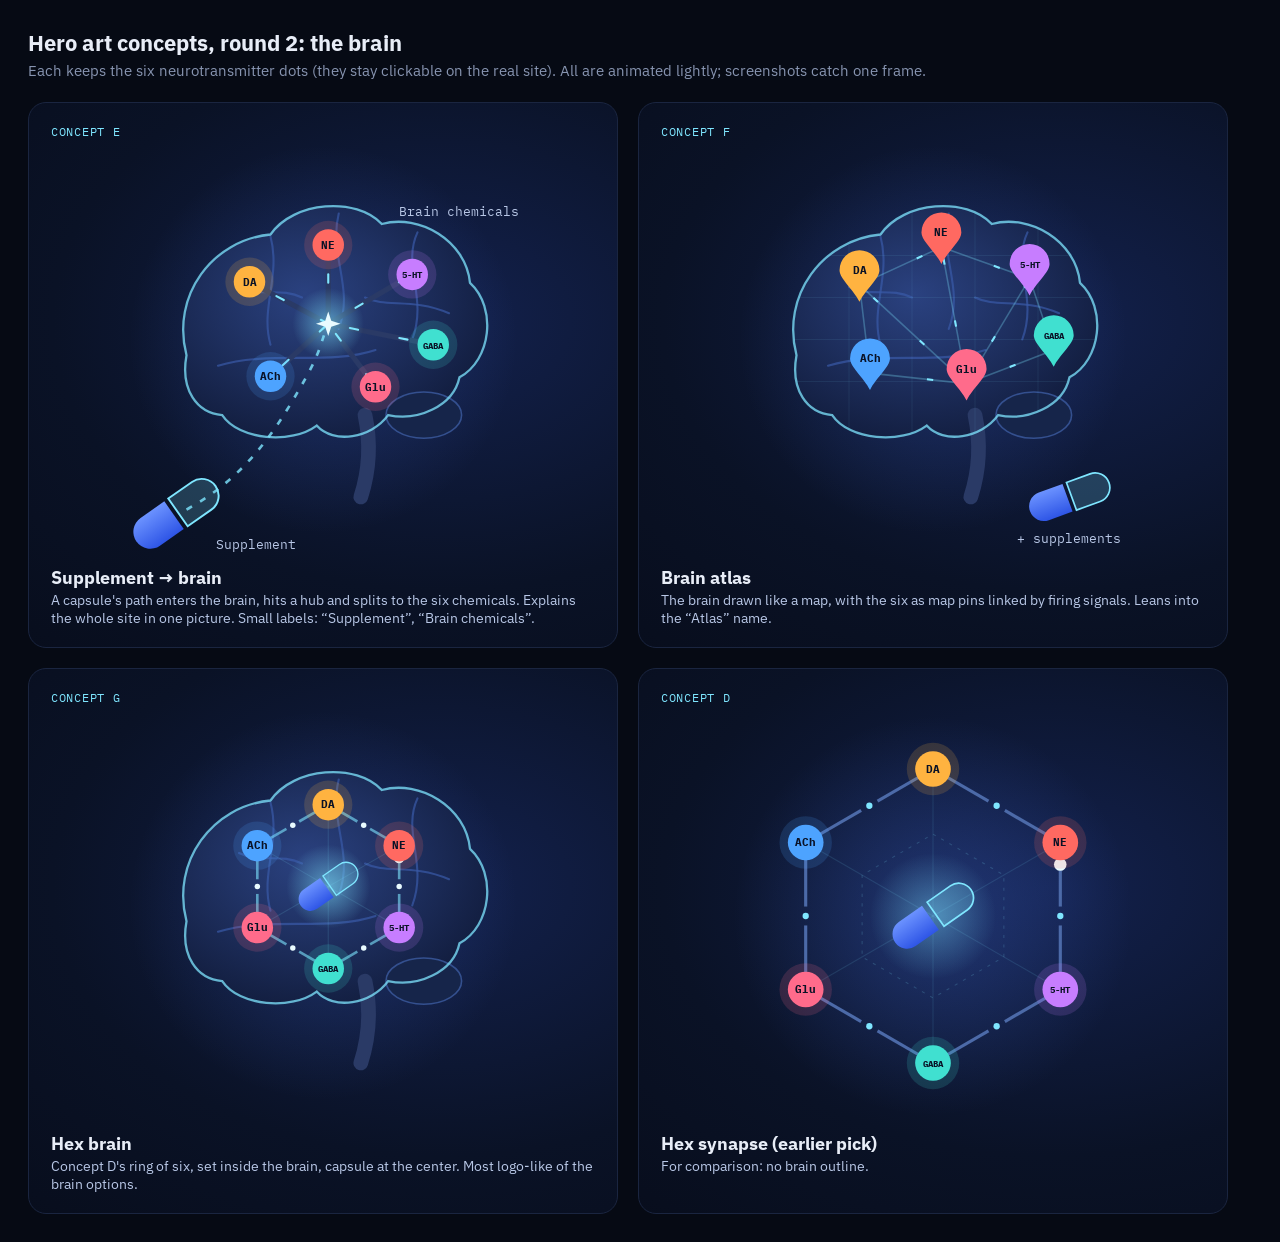
<file: tools/logo-concepts.html>
<!doctype html>
<html lang="en"><head><meta charset="utf-8"><meta name="viewport" content="width=device-width,initial-scale=1">
<title>Hero art concepts</title>
<link rel="stylesheet" href="https://fonts.googleapis.com/css2?family=IBM+Plex+Mono:wght@500;700&family=IBM+Plex+Sans:wght@400;600;700&display=swap">
<style>
  :root { --ink: #e8edf7; --muted: #8794b0; }
  body { margin: 0; padding: 28px; background: #060a14; color: var(--ink); font: 15px 'IBM Plex Sans', system-ui, sans-serif; }
  h1 { font-size: 22px; margin: 0 0 4px; } .lede { color: var(--muted); margin: 0 0 22px; }
  .grid { display: grid; grid-template-columns: repeat(2, minmax(0, 1fr)); gap: 20px; max-width: 1200px; }
  .card { border-radius: 18px; border: 1px solid #1a2540; background: radial-gradient(120% 90% at 70% 40%, #13214d 0%, #0a1226 55%, #070c1a 100%); padding: 18px 22px 20px; }
  .card svg { width: 100%; max-width: 420px; display: block; margin: 0 auto; }
  .card h2 { font-size: 18px; margin: 6px 0 2px; } .card p { color: #b8c7e6; margin: 0; font-size: 14px; }
  .tag { font-family: 'IBM Plex Mono', monospace; font-size: 12px; color: #7fe6ff; letter-spacing: .06em; }
  text.nt { font-family: 'IBM Plex Mono', monospace; font-weight: 700; fill: #0a1226; text-anchor: middle; }
  .pulse { animation: dash 2.4s linear infinite; }
  @keyframes dash { to { stroke-dashoffset: -60; } }
  .twinkle { animation: tw 1.8s ease-in-out infinite alternate; }
  @keyframes tw { from { opacity: .25; } to { opacity: 1; } }
</style></head><body>
<h1>Hero art concepts, round 2: the brain</h1>
<p class="lede">Each keeps the six neurotransmitter dots (they stay clickable on the real site). All are animated lightly; screenshots catch one frame.</p>
<div class="grid" id="grid"></div>
<script>
const NT = [["DA", "#ffb340"], ["NE", "#ff6961"], ["5-HT", "#c77dff"], ["GABA", "#40e0d0"], ["Glu", "#ff6b8b"], ["ACh", "#4da3ff"]];
const node = (x, y, [t, c], r = 17) => `<circle cx="${x}" cy="${y}" r="${r + 8}" fill="${c}" opacity=".16"/><circle cx="${x}" cy="${y}" r="${r}" fill="${c}"/>
  <text class="nt" x="${x}" y="${y + 3.6}" font-size="${t.length > 3 ? 8.4 : 10}">${t}</text>`;
const defs = `<defs>
  <radialGradient id="soma" cx="40%" cy="38%" r="70%"><stop offset="0" stop-color="#2d4585"/><stop offset="1" stop-color="#101a38"/></radialGradient>
  <radialGradient id="glow" cx="50%" cy="50%" r="50%"><stop offset="0" stop-color="#7fe6ff" stop-opacity=".55"/><stop offset="1" stop-color="#7fe6ff" stop-opacity="0"/></radialGradient>
  <radialGradient id="bglow" cx="50%" cy="50%" r="50%"><stop offset="0" stop-color="#4f7dff" stop-opacity=".45"/><stop offset="1" stop-color="#4f7dff" stop-opacity="0"/></radialGradient>
  <linearGradient id="capA" x1="0" x2="0" y1="0" y2="1"><stop offset="0" stop-color="#6b92ff"/><stop offset="1" stop-color="#2e55e6"/></linearGradient>
</defs>`;
const spark = (x, y, s = 1) => `<path class="twinkle" d="M${x} ${y - 9 * s} L${x + 2.2 * s} ${y - 2.2 * s} L${x + 9 * s} ${y} L${x + 2.2 * s} ${y + 2.2 * s} L${x} ${y + 9 * s} L${x - 2.2 * s} ${y + 2.2 * s} L${x - 9 * s} ${y} L${x - 2.2 * s} ${y - 2.2 * s}Z" fill="#e9fbff"/>`;

// A. Synapse spark: a sending terminal fires; six neurotransmitters cross the gap to a receiving cell.
function conceptA() {
  const c = [212, 212], pts = NT.map((_, i) => { const s = (i - 2.5) * 50, f = i % 2 ? 16 : -16; return [c[0] + s * .707 + f * .707, c[1] - s * .707 + f * .707]; });
  const paths = pts.map(([x, y]) => `<path d="M140 150 Q${x - 24} ${y - 24} ${x} ${y} T 268 268" fill="none" stroke="#7fe6ff" stroke-opacity=".22" stroke-dasharray="2 6"/>`).join("");
  const cups = [[232, 318], [250, 290], [278, 262], [306, 244], [334, 236]].map(([x, y]) => `<circle cx="${x}" cy="${y}" r="7" fill="#26345a" stroke="#7fe6ff" stroke-width="1.5"/>`).join("");
  return `<svg viewBox="0 0 400 400">${defs}
    <circle cx="200" cy="200" r="190" fill="url(#bglow)" opacity=".6"/>
    <path d="M22 22 Q50 50 72 80" stroke="#2a3a66" stroke-width="14" stroke-linecap="round" fill="none"/>
    <path class="pulse" d="M22 22 Q50 50 72 80" stroke="#7fe6ff" stroke-width="3" stroke-dasharray="12 48" stroke-linecap="round" fill="none"/>
    <ellipse cx="108" cy="116" rx="62" ry="48" transform="rotate(40 108 116)" fill="url(#soma)" stroke="#34508f" stroke-width="2"/>
    ${[[92, 104], [118, 96], [100, 132], [128, 126]].map(([x, y]) => `<circle cx="${x}" cy="${y}" r="10" fill="#ffb340" fill-opacity=".12" stroke="#ffb340" stroke-opacity=".7"/>`).join("")}
    <ellipse cx="318" cy="318" rx="88" ry="66" transform="rotate(40 318 318)" fill="url(#soma)" stroke="#34508f" stroke-width="2"/>
    ${cups}
    ${paths}
    <circle cx="212" cy="212" r="100" fill="url(#glow)" opacity=".3"/>
    ${spark(156, 160, 1.3)}
    ${pts.map((p, i) => node(p[0], p[1], NT[i])).join("")}
  </svg>`;
}

// B. Capsule burst: a supplement capsule opens and its contents fire out as the six.
function conceptB() {
  const ang = [15, 55, 95, 195, 235, 275], R = 148;
  const rays = ang.map(a => { const r = a * Math.PI / 180, x = 200 + R * Math.cos(r), y = 200 + R * Math.sin(r);
    const tx = 200 + (R + 30) * Math.cos(r), ty = 200 + (R + 30) * Math.sin(r);
    const tw = [-22, 22].map(d => { const rr = r + d * Math.PI / 180; return `<line x1="${x}" y1="${y}" x2="${(x + 26 * Math.cos(rr)).toFixed(1)}" y2="${(y + 26 * Math.sin(rr)).toFixed(1)}" stroke="#34508f" stroke-width="2.5" stroke-linecap="round"/>`; }).join("");
    return `<line class="pulse" x1="${200 + 34 * Math.cos(r)}" y1="${200 + 34 * Math.sin(r)}" x2="${x}" y2="${y}" stroke="#7fe6ff" stroke-width="2" stroke-dasharray="6 9" stroke-opacity=".7"/>${tw}`; }).join("");
  const nodes = ang.map((a, i) => { const r = a * Math.PI / 180; return node(200 + R * Math.cos(r), 200 + R * Math.sin(r), NT[i]); }).join("");
  const dots = Array.from({ length: 16 }, (_, i) => { const a = (i * 47) % 360 * Math.PI / 180, d = 40 + (i * 23) % 70; return `<circle cx="${(200 + d * Math.cos(a)).toFixed(1)}" cy="${(200 + d * Math.sin(a)).toFixed(1)}" r="${1.6 + (i % 3)}" fill="#e9fbff" opacity="${.3 + (i % 4) * .15}"/>`; }).join("");
  return `<svg viewBox="0 0 400 400">${defs}
    <circle cx="200" cy="200" r="190" fill="url(#bglow)" opacity=".6"/>
    <circle cx="200" cy="200" r="110" fill="url(#glow)" opacity=".55"/>
    ${rays}${dots}
    <g transform="rotate(-35 200 200)">
      <path d="M190 172 H128 a28 28 0 0 0 0 56 H190 Z" fill="url(#capA)"/>
      <path d="M210 172 H272 a28 28 0 0 1 0 56 H210 Z" fill="#7fe6ff" fill-opacity=".18" stroke="#7fe6ff" stroke-width="2"/>
      <path d="M118 186 H170" stroke="#fff" stroke-opacity=".35" stroke-width="4" stroke-linecap="round"/>
    </g>
    ${spark(200, 200, 1.6)}
    ${nodes}
  </svg>`;
}

// C. Neuron tree: one neuron's branches end in the six; signals run out along the branches.
function conceptC() {
  const soma = [118, 262], forks = [[150, 160], [245, 196], [222, 305]];
  const tips = [[95, 78], [212, 66], [330, 118], [346, 238], [318, 338], [190, 366]];
  const br = forks.flatMap((f, k) => [tips[k * 2], tips[k * 2 + 1]].map(t => `M${soma[0]} ${soma[1]} Q${f[0]} ${f[1]} ${t[0]} ${t[1]}`));
  return `<svg viewBox="0 0 400 400">${defs}
    <circle cx="200" cy="200" r="190" fill="url(#bglow)" opacity=".55"/>
    ${br.map(d => `<path d="${d}" stroke="#2a3a66" stroke-width="9" stroke-linecap="round" fill="none"/>`).join("")}
    ${br.map((d, i) => `<path class="pulse" d="${d}" stroke="#7fe6ff" stroke-width="2.5" stroke-dasharray="10 50" stroke-dashoffset="${i * 13}" stroke-linecap="round" fill="none"/>`).join("")}
    <path d="M90 300 Q60 340 30 392" stroke="#2a3a66" stroke-width="12" stroke-linecap="round" fill="none"/>
    <circle cx="${soma[0]}" cy="${soma[1]}" r="64" fill="url(#glow)" opacity=".55"/>
    <circle cx="${soma[0]}" cy="${soma[1]}" r="38" fill="url(#soma)" stroke="#34508f" stroke-width="2"/>
    <circle cx="${soma[0] - 6}" cy="${soma[1] - 4}" r="13" fill="#0f1a38" stroke="#2c4478" stroke-width="2"/>
    ${tips.map((t, i) => node(t[0], t[1], NT[i])).join("")}
  </svg>`;
}

// D. Hex synapse: the six sit on a chemistry ring; every edge is a tiny synapse, and a pulse travels around.
function conceptD() {
  const V = NT.map((_, k) => { const a = (-90 + 60 * k) * Math.PI / 180; return [200 + 140 * Math.cos(a), 200 + 140 * Math.sin(a)]; });
  const edges = V.map((a, k) => { const b = V[(k + 1) % 6], m = [(a[0] + b[0]) / 2, (a[1] + b[1]) / 2], ux = (b[0] - a[0]) / 140, uy = (b[1] - a[1]) / 140;
    return `<line x1="${a[0]}" y1="${a[1]}" x2="${m[0] - ux * 9}" y2="${m[1] - uy * 9}" stroke="#4c6aa8" stroke-width="3"/>
      <line x1="${m[0] + ux * 9}" y1="${m[1] + uy * 9}" x2="${b[0]}" y2="${b[1]}" stroke="#4c6aa8" stroke-width="3"/>
      <circle class="twinkle" cx="${m[0]}" cy="${m[1]}" r="3" fill="#7fe6ff" style="animation-delay:${k * .3}s"/>`; }).join("");
  const ring = V.map((p, k) => `${k ? "L" : "M"}${p[0].toFixed(1)} ${p[1].toFixed(1)}`).join(" ") + " Z";
  const inner = NT.map((_, k) => { const a = (-90 + 60 * k) * Math.PI / 180; return `${k ? "L" : "M"}${(200 + 78 * Math.cos(a)).toFixed(1)} ${(200 + 78 * Math.sin(a)).toFixed(1)}`; }).join(" ") + " Z";
  return `<svg viewBox="0 0 400 400">${defs}
    <circle cx="200" cy="200" r="190" fill="url(#bglow)" opacity=".6"/>
    <path d="${inner}" fill="none" stroke="#7fe6ff" stroke-opacity=".18" stroke-dasharray="3 6"/>
    ${V.map(p => `<line x1="200" y1="200" x2="${p[0]}" y2="${p[1]}" stroke="#7fe6ff" stroke-opacity=".12"/>`).join("")}
    ${edges}
    <circle r="6" fill="#e9fbff"><animateMotion dur="6s" repeatCount="indefinite" path="${ring}"/></circle>
    <circle cx="200" cy="200" r="60" fill="url(#glow)" opacity=".7"/>
    <g transform="rotate(-35 200 200)">
      <path d="M197 186 H170 a14 14 0 0 0 0 28 H197 Z" fill="url(#capA)"/>
      <path d="M203 186 H230 a14 14 0 0 1 0 28 H203 Z" fill="#7fe6ff" fill-opacity=".2" stroke="#7fe6ff" stroke-width="1.6"/>
    </g>
    ${V.map((p, i) => node(p[0], p[1], NT[i])).join("")}
  </svg>`;
}

// Shared brain outline (side view), roughly 300 x 230 inside the 400 box.
const BRAIN = "M70 205 C55 148 95 95 150 90 C172 58 232 54 256 80 C292 70 336 96 340 136 C366 160 360 210 330 226 C324 254 290 268 262 262 C246 284 210 290 194 272 C170 290 120 286 104 262 C80 260 64 238 70 205 Z";
const SULCI = ["M150 92 C160 130 140 160 150 195", "M215 70 C205 110 230 140 215 180", "M290 88 C275 120 300 150 285 190", "M100 215 C150 200 205 215 250 200", "M120 140 C140 150 160 140 180 150", "M240 150 C260 160 285 150 320 165"];
const brain = (op = 1) => `<path d="${BRAIN}" fill="url(#soma)" opacity="${.85 * op}"/>
  ${SULCI.map(d => `<path d="${d}" fill="none" stroke="#3a5aa8" stroke-width="2" stroke-linecap="round" opacity="${.7 * op}"/>`).join("")}
  <path d="M240 262 C246 290 244 315 236 340" stroke="#2a3a66" stroke-width="14" stroke-linecap="round" fill="none" opacity="${op}"/>
  <ellipse cx="296" cy="262" rx="36" ry="22" fill="#16254a" stroke="#34508f" stroke-width="1.5" opacity="${op}"/>
  <path d="${BRAIN}" fill="none" stroke="#7fe6ff" stroke-width="2.2" stroke-opacity=".75"/>`;
const capsule = (x, y, s = 1, rot = -35) => `<g transform="translate(${x} ${y}) rotate(${rot}) scale(${s})">
  <path d="M-2 -14 H-26 a14 14 0 0 0 0 28 H-2 Z" fill="url(#capA)"/>
  <path d="M2 -14 H26 a14 14 0 0 1 0 28 H2 Z" fill="#7fe6ff" fill-opacity=".2" stroke="#7fe6ff" stroke-width="1.6"/></g>`;
const lbl = (x, y, t, anchor = "middle") => `<text x="${x}" y="${y}" text-anchor="${anchor}" font-family="IBM Plex Mono, monospace" font-size="12" fill="#b8c7e6">${t}</text>`;

// E. Supplement into the brain: a capsule's path enters the brain, reaches a hub, and splits to the six.
function conceptE() {
  const hub = [205, 175], P = [[130, 135], [205, 100], [285, 128], [305, 195], [250, 235], [150, 225]];
  const links = P.map(([x, y], i) => `<path d="M${hub[0]} ${hub[1]} L${x} ${y}" stroke="#2a3a66" stroke-width="5" stroke-linecap="round"/><path class="pulse" d="M${hub[0]} ${hub[1]} L${x} ${y}" stroke="#7fe6ff" stroke-width="2" stroke-dasharray="8 40" stroke-dashoffset="${i * 9}" stroke-linecap="round"/>`).join("");
  return `<svg viewBox="0 0 400 400">${defs}
    <circle cx="200" cy="190" r="185" fill="url(#bglow)" opacity=".55"/>
    ${brain()}
    <path class="pulse" d="M70 352 C110 330 140 300 170 250 S195 200 ${hub[0]} ${hub[1]}" fill="none" stroke="#7fe6ff" stroke-width="2.5" stroke-dasharray="6 9" stroke-opacity=".8"/>
    ${capsule(60, 356, 1.15)}
    ${links}
    <circle cx="${hub[0]}" cy="${hub[1]}" r="34" fill="url(#glow)"/>${spark(hub[0], hub[1], 1.3)}
    ${P.map((p, i) => node(p[0], p[1], NT[i], 15)).join("")}
    ${lbl(98, 390, "Supplement", "start")}${lbl(330, 72, "Brain chemicals")}
  </svg>`;
}

// F. Brain atlas: the brain drawn like a map, the six as pins, connected by firing links.
function conceptF() {
  const P = [[130, 138], [208, 102], [292, 132], [315, 200], [232, 232], [140, 222]];
  const grid = [110, 150, 190, 230].map(y => `<path d="M60 ${y} H360" stroke="#7fe6ff" stroke-opacity=".08"/>`).join("") + [120, 180, 240, 300].map(x => `<path d="M${x} 50 V300" stroke="#7fe6ff" stroke-opacity=".08"/>`).join("");
  const E = [[0, 1], [1, 2], [2, 3], [3, 4], [4, 5], [5, 0], [0, 4], [1, 4], [2, 4]];
  const links = E.map(([a, b], i) => `<path d="M${P[a][0]} ${P[a][1]} L${P[b][0]} ${P[b][1]}" stroke="#7fe6ff" stroke-opacity=".3" stroke-width="1.5"/><path class="pulse" d="M${P[a][0]} ${P[a][1]} L${P[b][0]} ${P[b][1]}" stroke="#7fe6ff" stroke-width="2" stroke-dasharray="6 54" stroke-dashoffset="${i * 7}"/>`).join("");
  const pin = (x, y, nt) => `<path d="M${x} ${y + 30} C${x - 6} ${y + 18} ${x - 19} ${y + 8} ${x - 19} ${y} a19 19 0 0 1 38 0 C${x + 19} ${y + 8} ${x + 6} ${y + 18} ${x} ${y + 30}Z" fill="${nt[1]}"/><text class="nt" x="${x}" y="${y + 3.6}" font-size="${nt[0].length > 3 ? 8.4 : 10}">${nt[0]}</text>`;
  return `<svg viewBox="0 0 400 400">${defs}
    <circle cx="200" cy="190" r="185" fill="url(#bglow)" opacity=".55"/>
    ${brain()}
    <clipPath id="bclip"><path d="${BRAIN}"/></clipPath><g clip-path="url(#bclip)">${grid}</g>
    ${links}
    ${P.map((p, i) => pin(p[0], p[1] - 14, NT[i])).join("")}
    ${capsule(330, 340, 1, -20)}${lbl(330, 384, "+ supplements")}
  </svg>`;
}

// G. Hex brain: Concept D's ring of six, set inside the brain, with the capsule at its center.
function conceptG() {
  const cx = 205, cy = 172, R = 78;
  const V = NT.map((_, k) => { const a = (-90 + 60 * k) * Math.PI / 180; return [cx + R * Math.cos(a), cy + R * Math.sin(a)]; });
  const ring = V.map((p, k) => `${k ? "L" : "M"}${p[0].toFixed(1)} ${p[1].toFixed(1)}`).join(" ") + " Z";
  const edges = V.map((a, k) => { const b = V[(k + 1) % 6], m = [(a[0] + b[0]) / 2, (a[1] + b[1]) / 2], ux = (b[0] - a[0]) / R, uy = (b[1] - a[1]) / R;
    return `<line x1="${a[0]}" y1="${a[1]}" x2="${m[0] - ux * 7}" y2="${m[1] - uy * 7}" stroke="#7fe6ff" stroke-opacity=".6" stroke-width="2.5"/><line x1="${m[0] + ux * 7}" y1="${m[1] + uy * 7}" x2="${b[0]}" y2="${b[1]}" stroke="#7fe6ff" stroke-opacity=".6" stroke-width="2.5"/><circle class="twinkle" cx="${m[0]}" cy="${m[1]}" r="2.6" fill="#e9fbff" style="animation-delay:${k * .3}s"/>`; }).join("");
  return `<svg viewBox="0 0 400 400">${defs}
    <circle cx="200" cy="190" r="185" fill="url(#bglow)" opacity=".55"/>
    ${brain()}
    ${V.map(p => `<line x1="${cx}" y1="${cy}" x2="${p[0]}" y2="${p[1]}" stroke="#7fe6ff" stroke-opacity=".14"/>`).join("")}
    ${edges}
    <circle r="5" fill="#e9fbff"><animateMotion dur="6s" repeatCount="indefinite" path="${ring}"/></circle>
    <circle cx="${cx}" cy="${cy}" r="40" fill="url(#glow)"/>${capsule(cx, cy, .8)}
    ${V.map((p, i) => node(p[0], p[1], NT[i], 15)).join("")}
  </svg>`;
}

const C = [
  ["E", "Supplement → brain", "A capsule's path enters the brain, hits a hub and splits to the six chemicals. Explains the whole site in one picture. Small labels: “Supplement”, “Brain chemicals”.", conceptE],
  ["F", "Brain atlas", "The brain drawn like a map, with the six as map pins linked by firing signals. Leans into the “Atlas” name.", conceptF],
  ["G", "Hex brain", "Concept D's ring of six, set inside the brain, capsule at the center. Most logo-like of the brain options.", conceptG],
  ["D", "Hex synapse (earlier pick)", "For comparison: no brain outline.", conceptD],
];
document.getElementById("grid").innerHTML = C.map(([k, t, d, f]) => `<div class="card"><span class="tag">CONCEPT ${k}</span>${f()}<h2>${t}</h2><p>${d}</p></div>`).join("");
</script>
</body></html>
</file>
